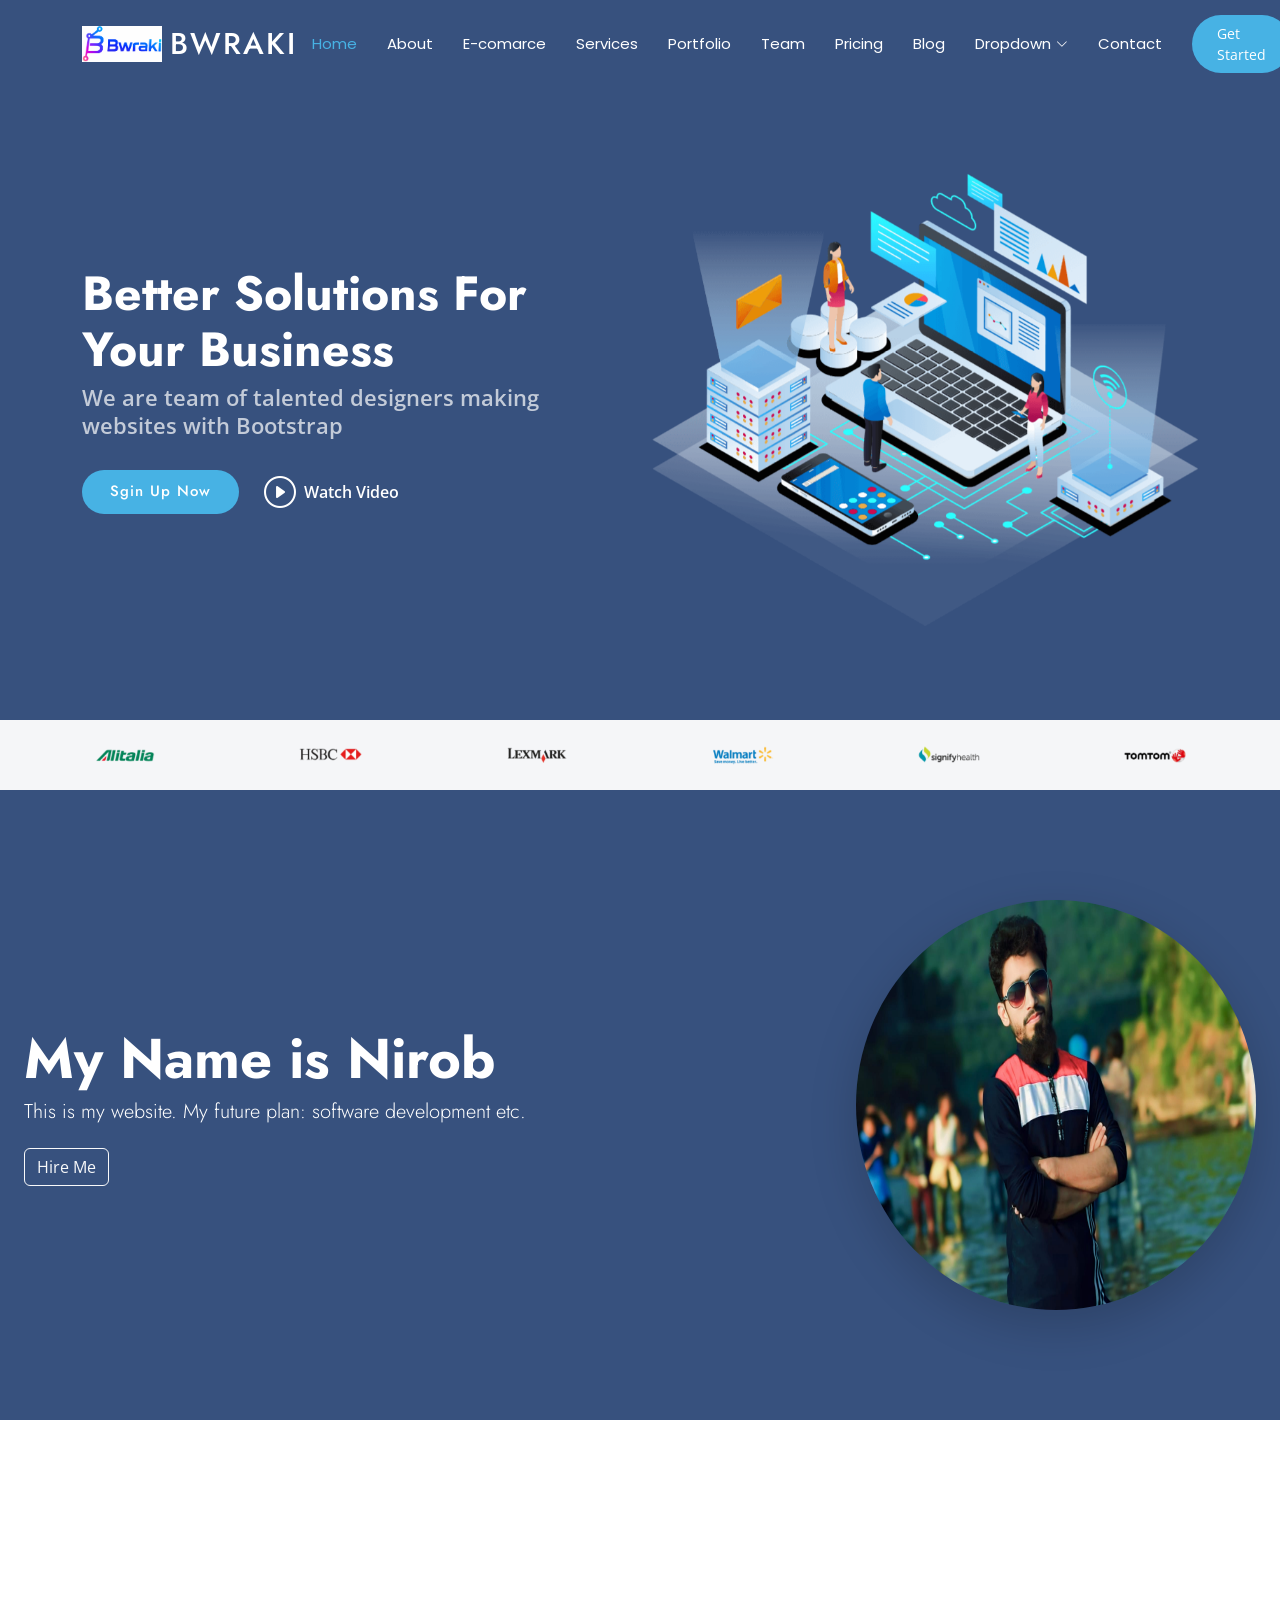
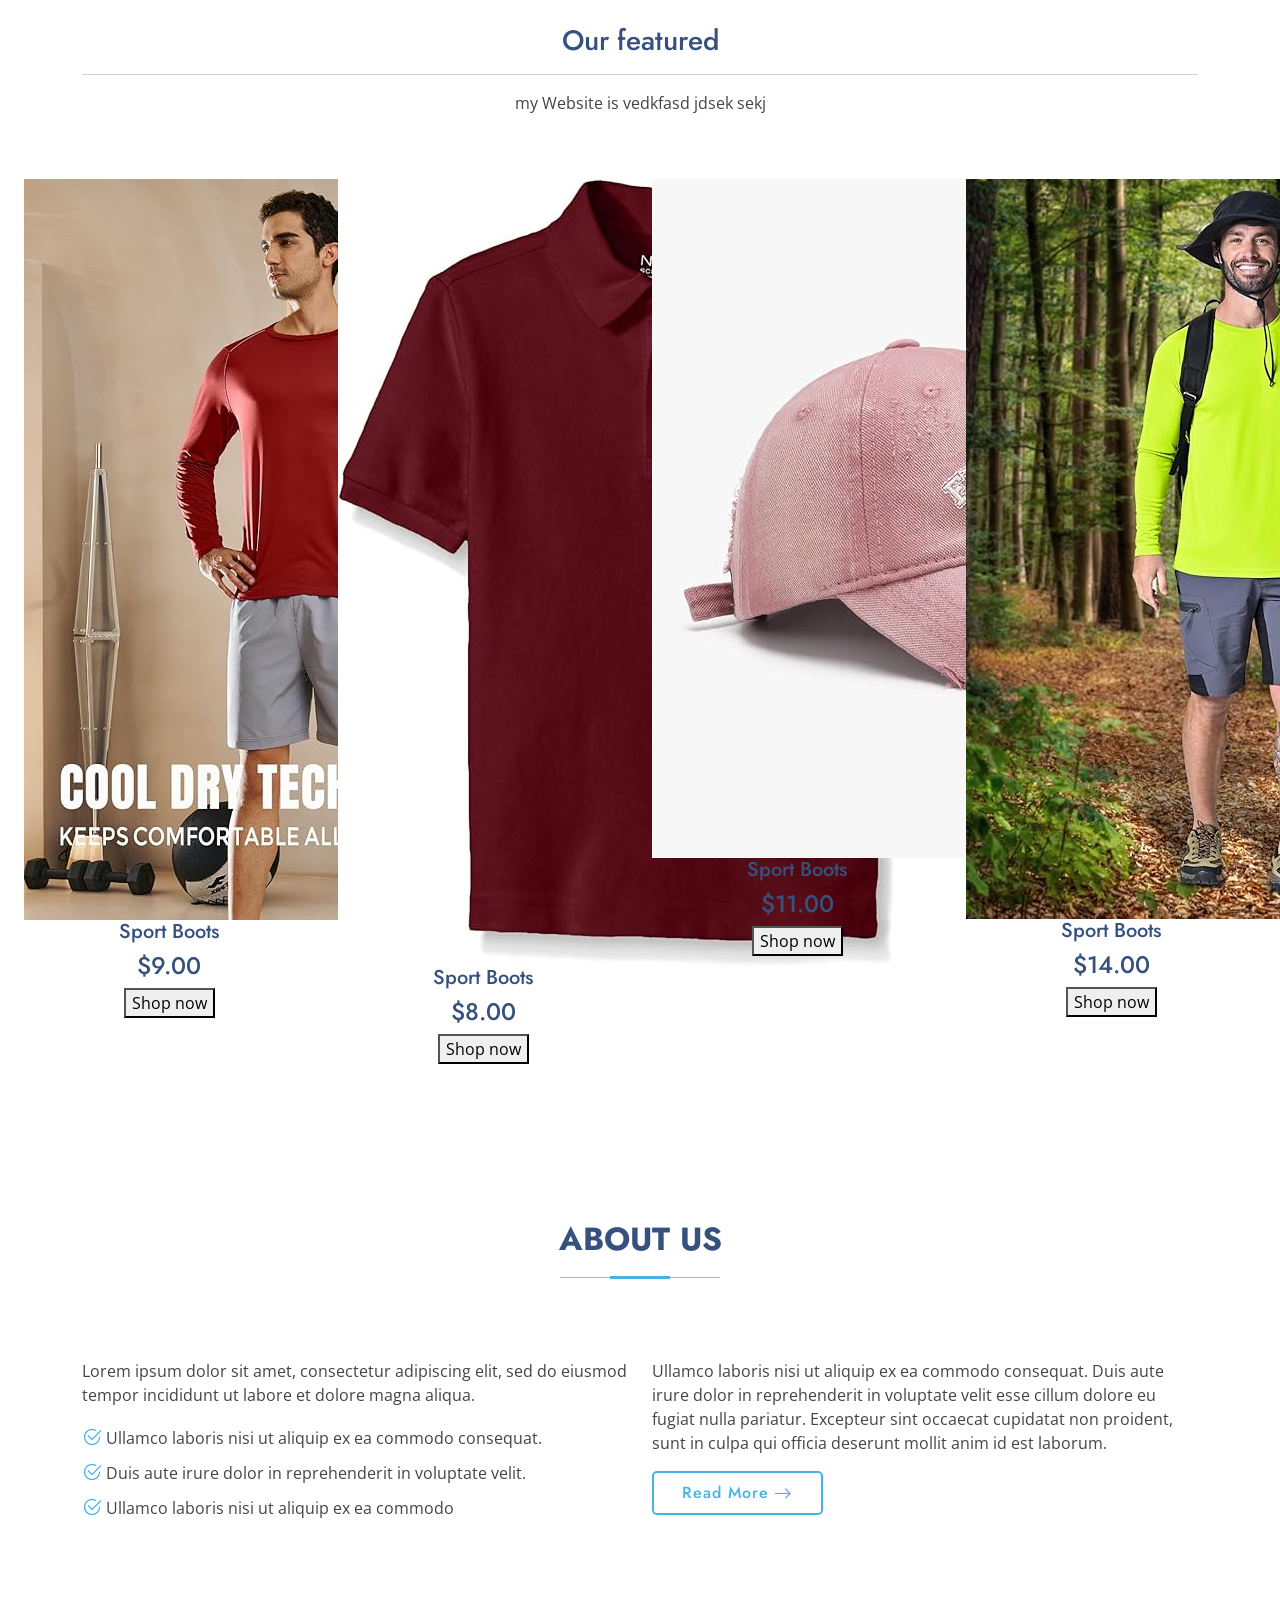
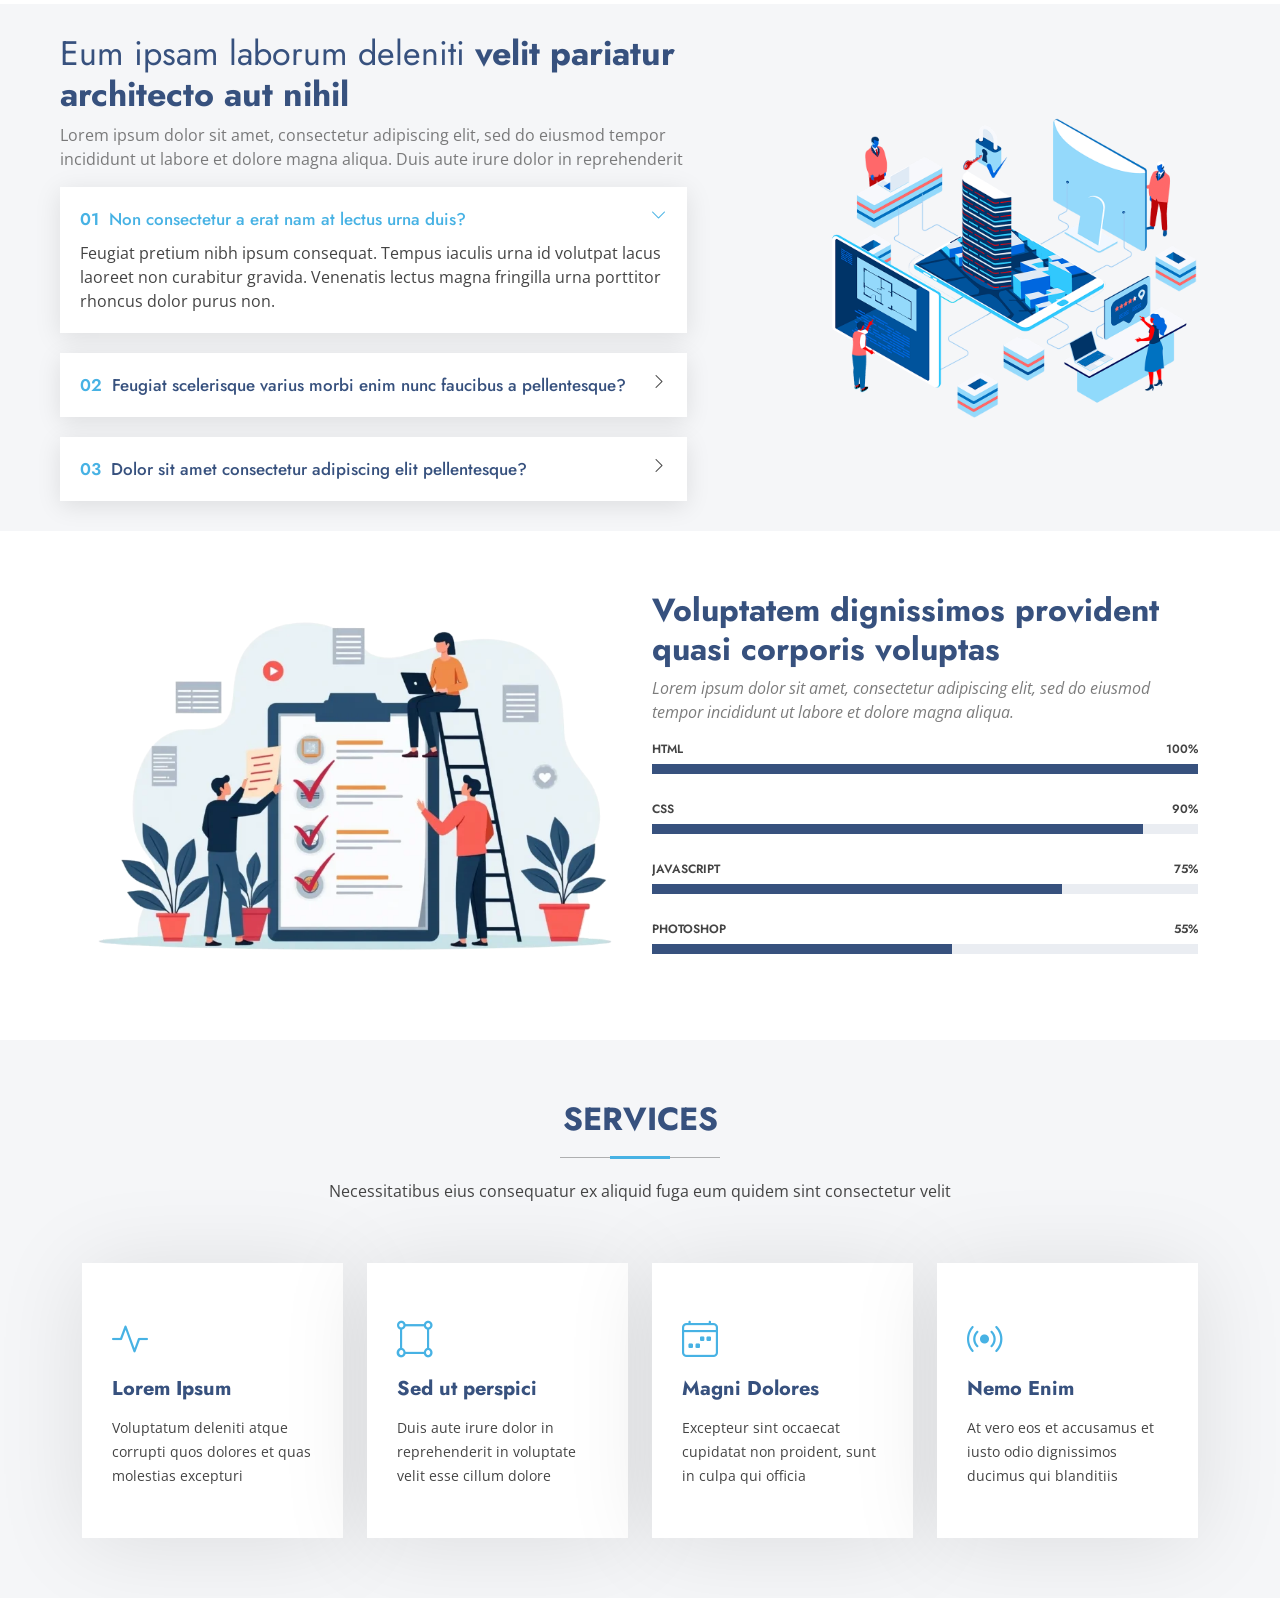
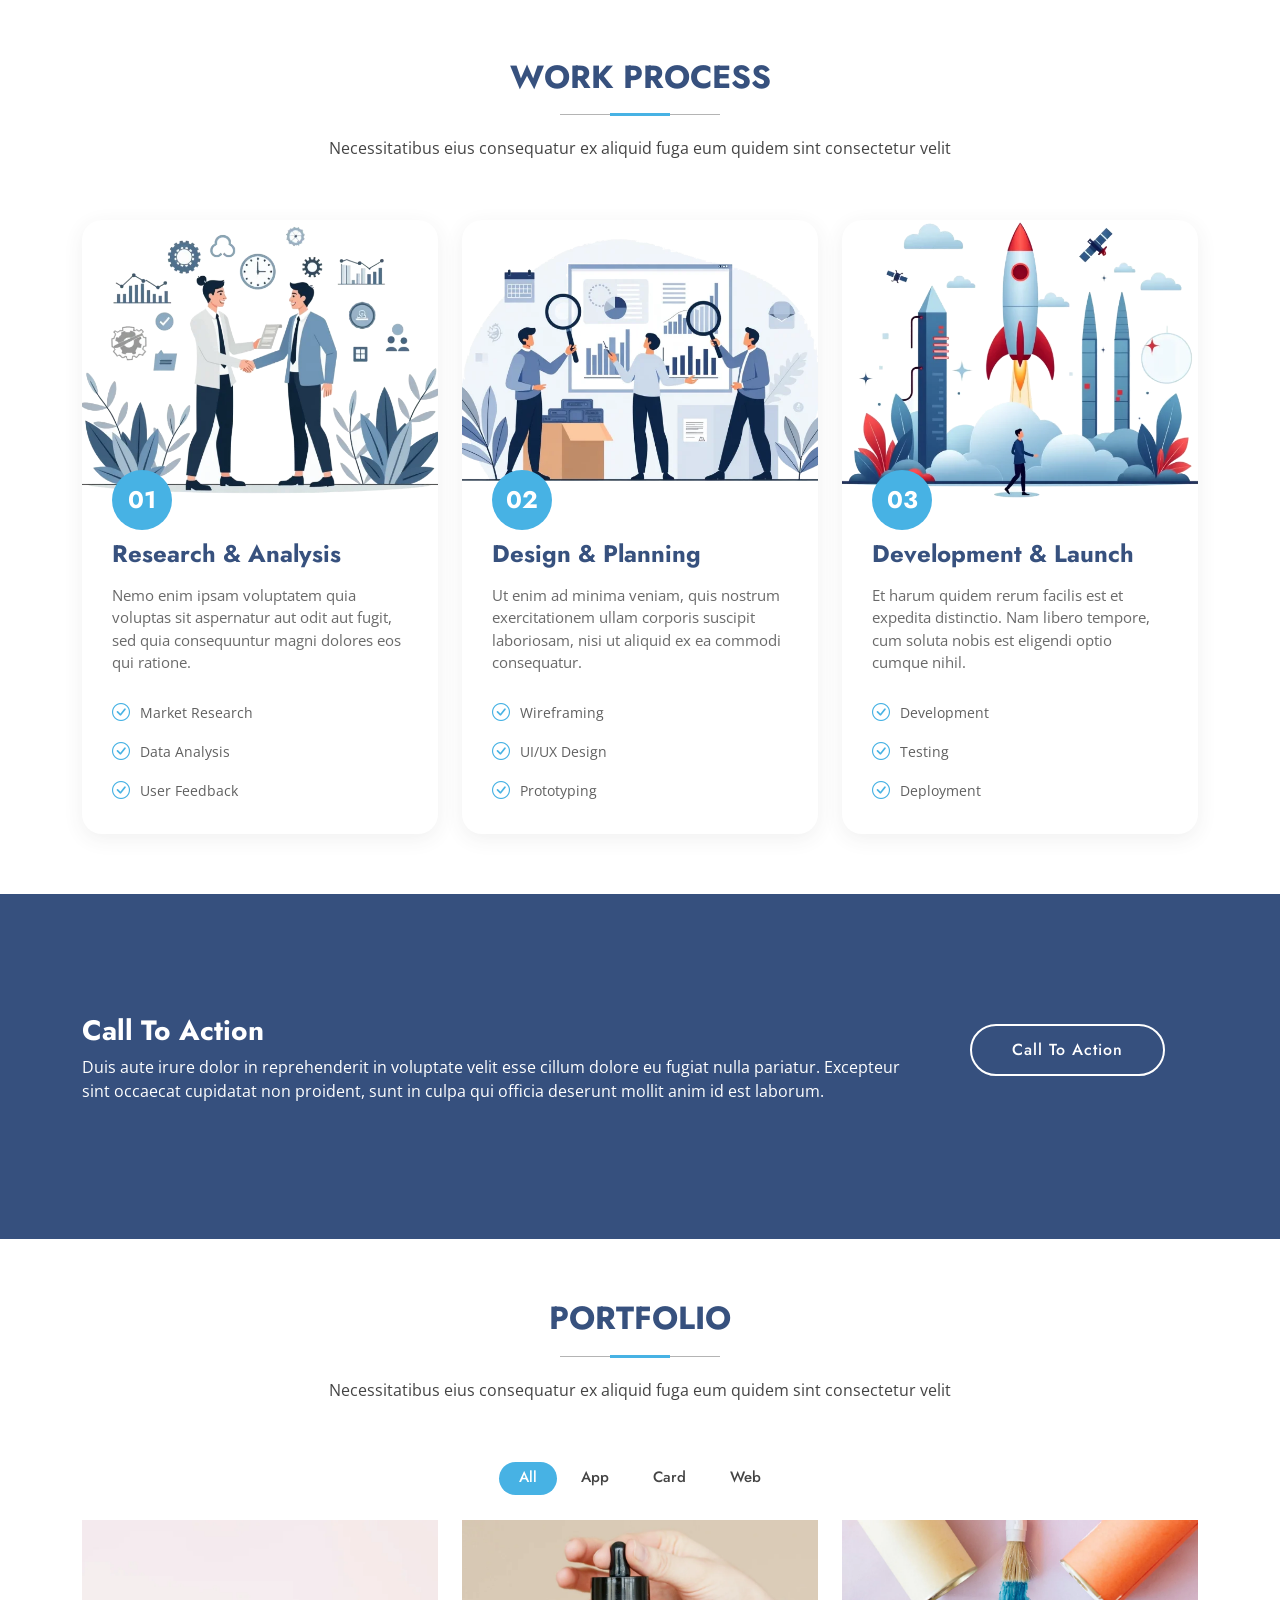
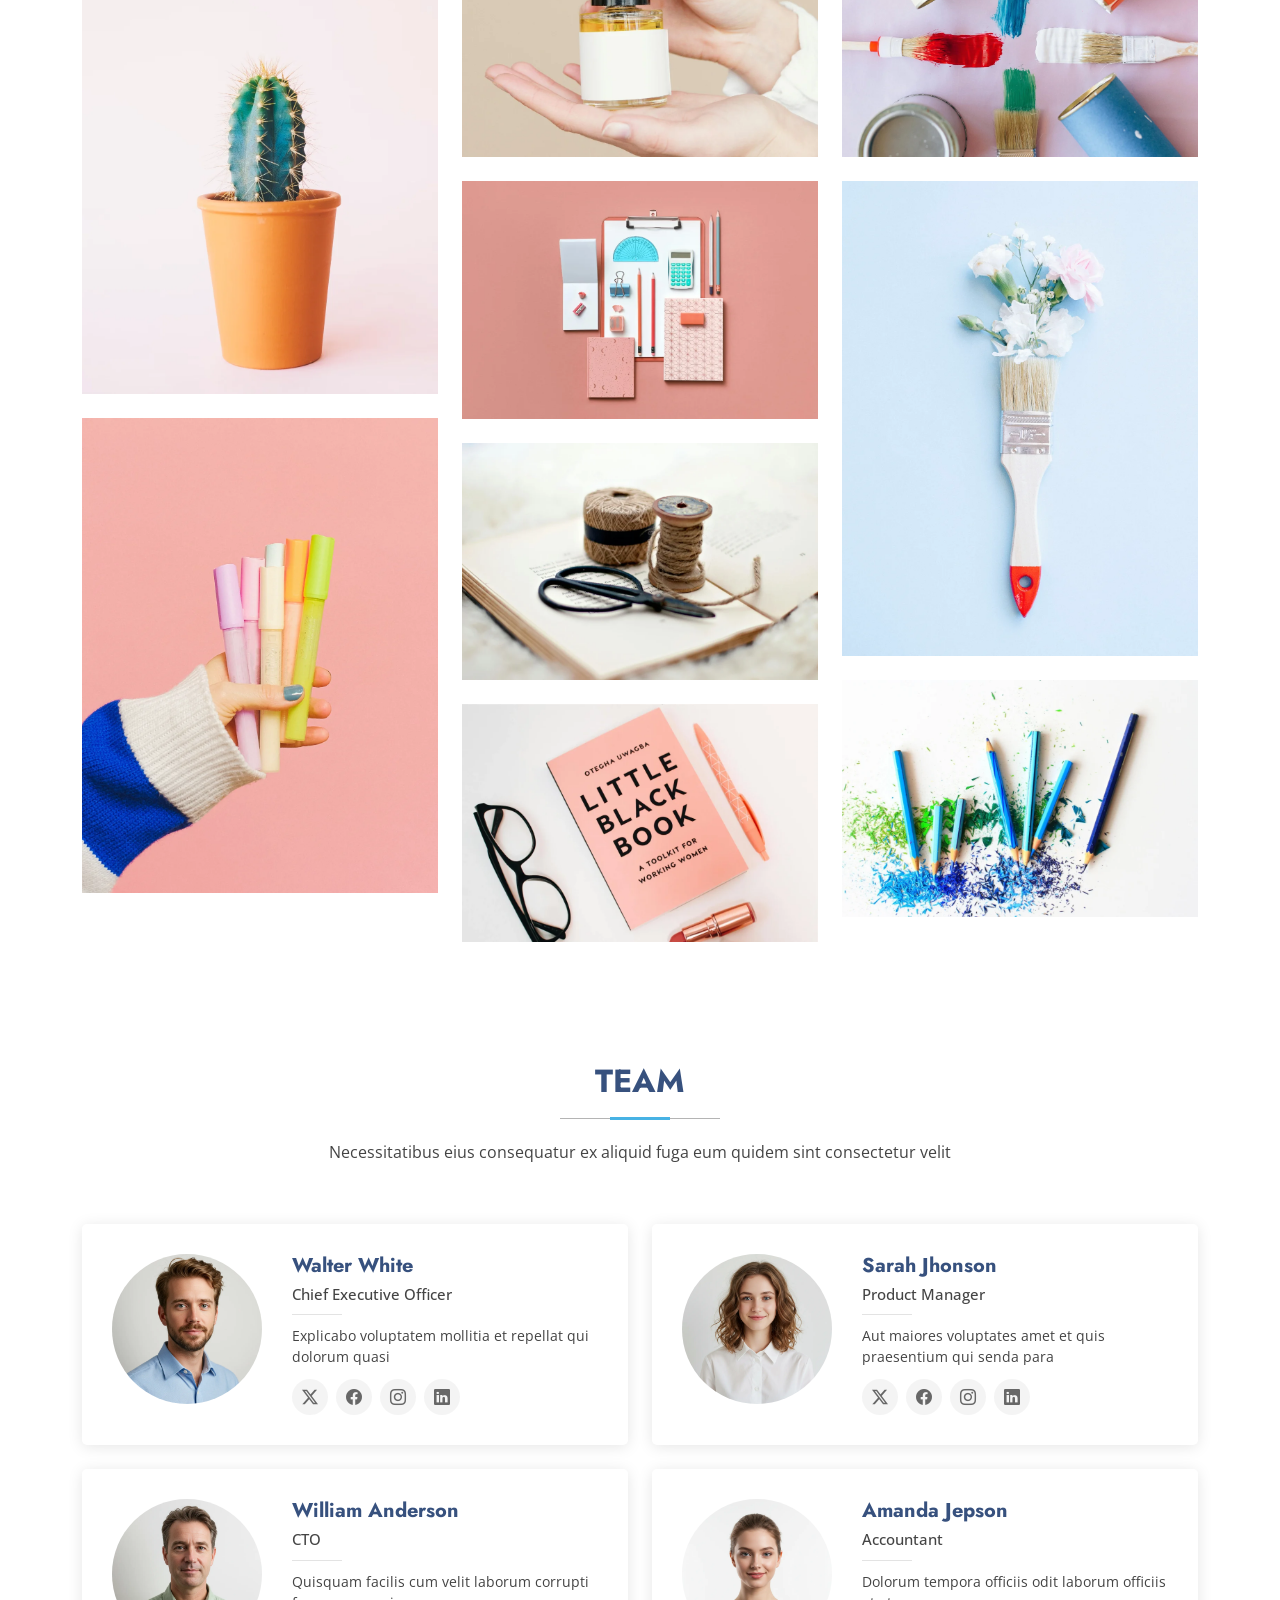
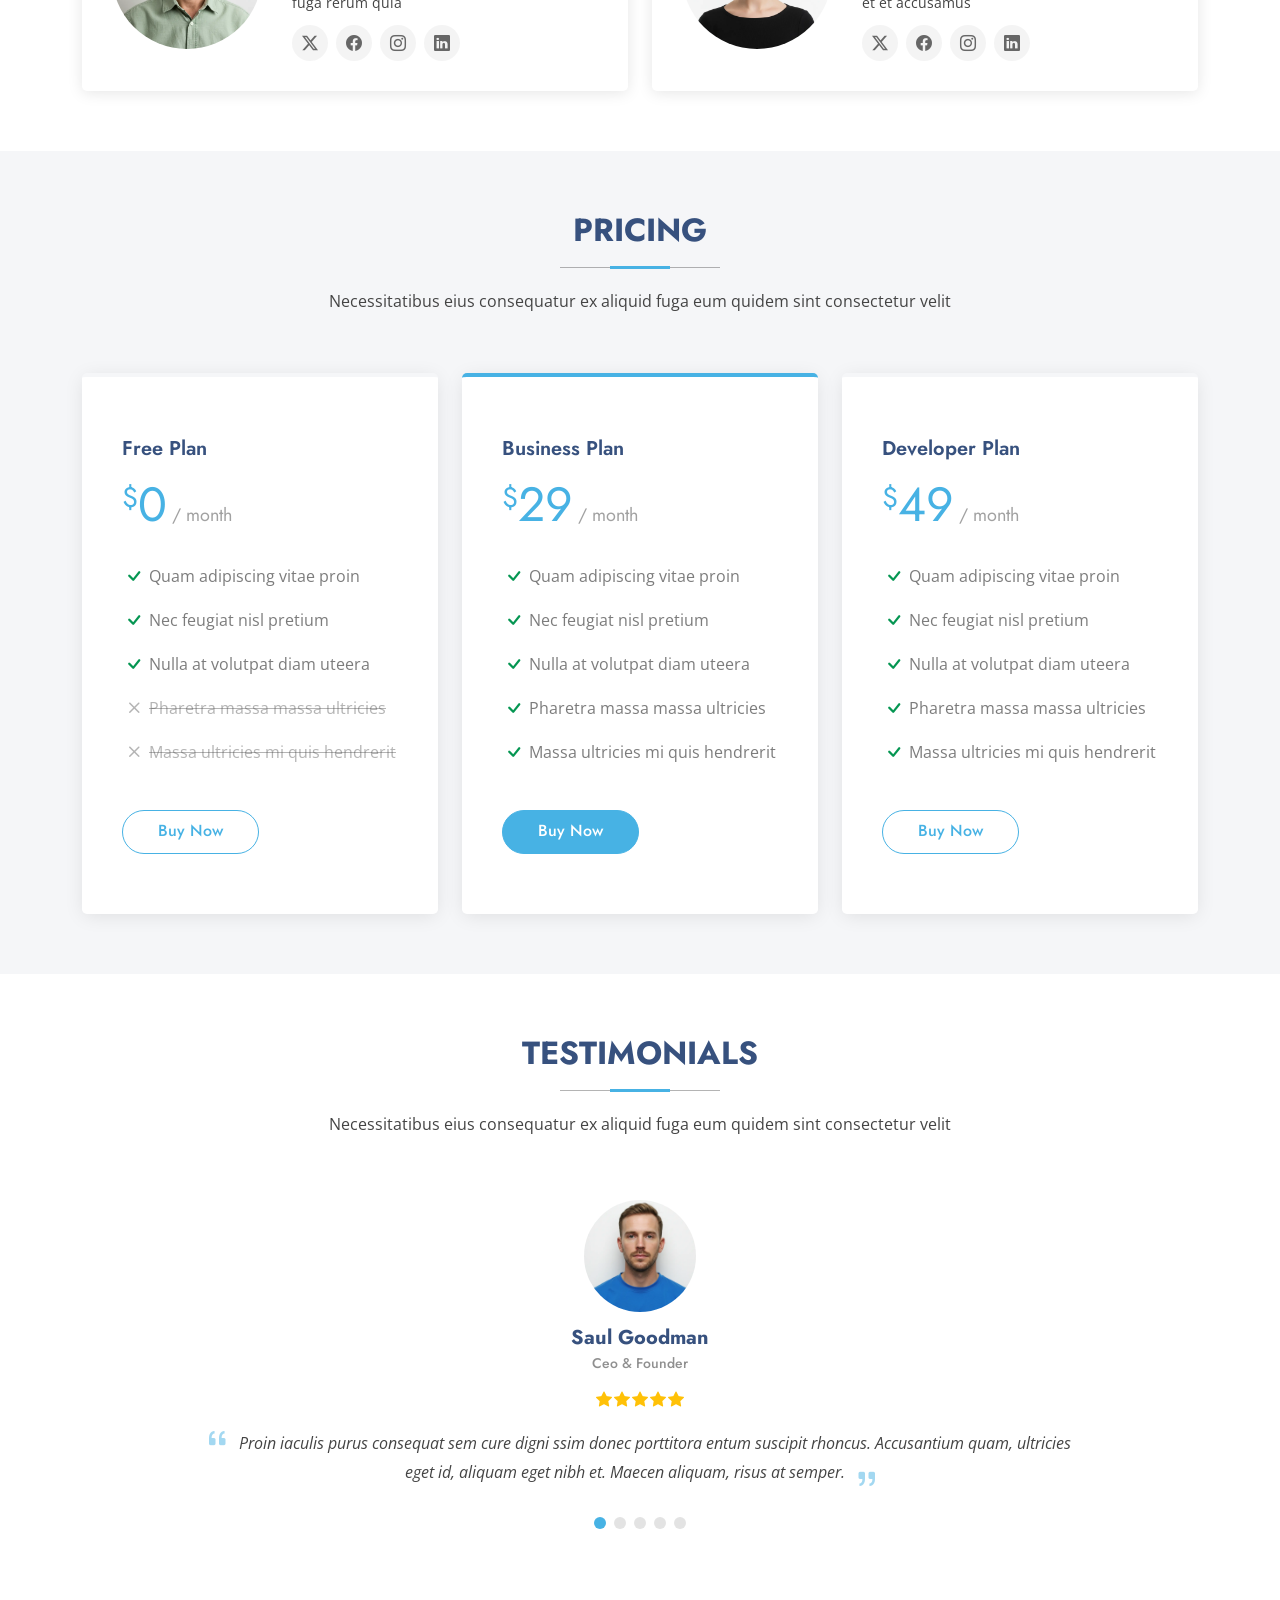
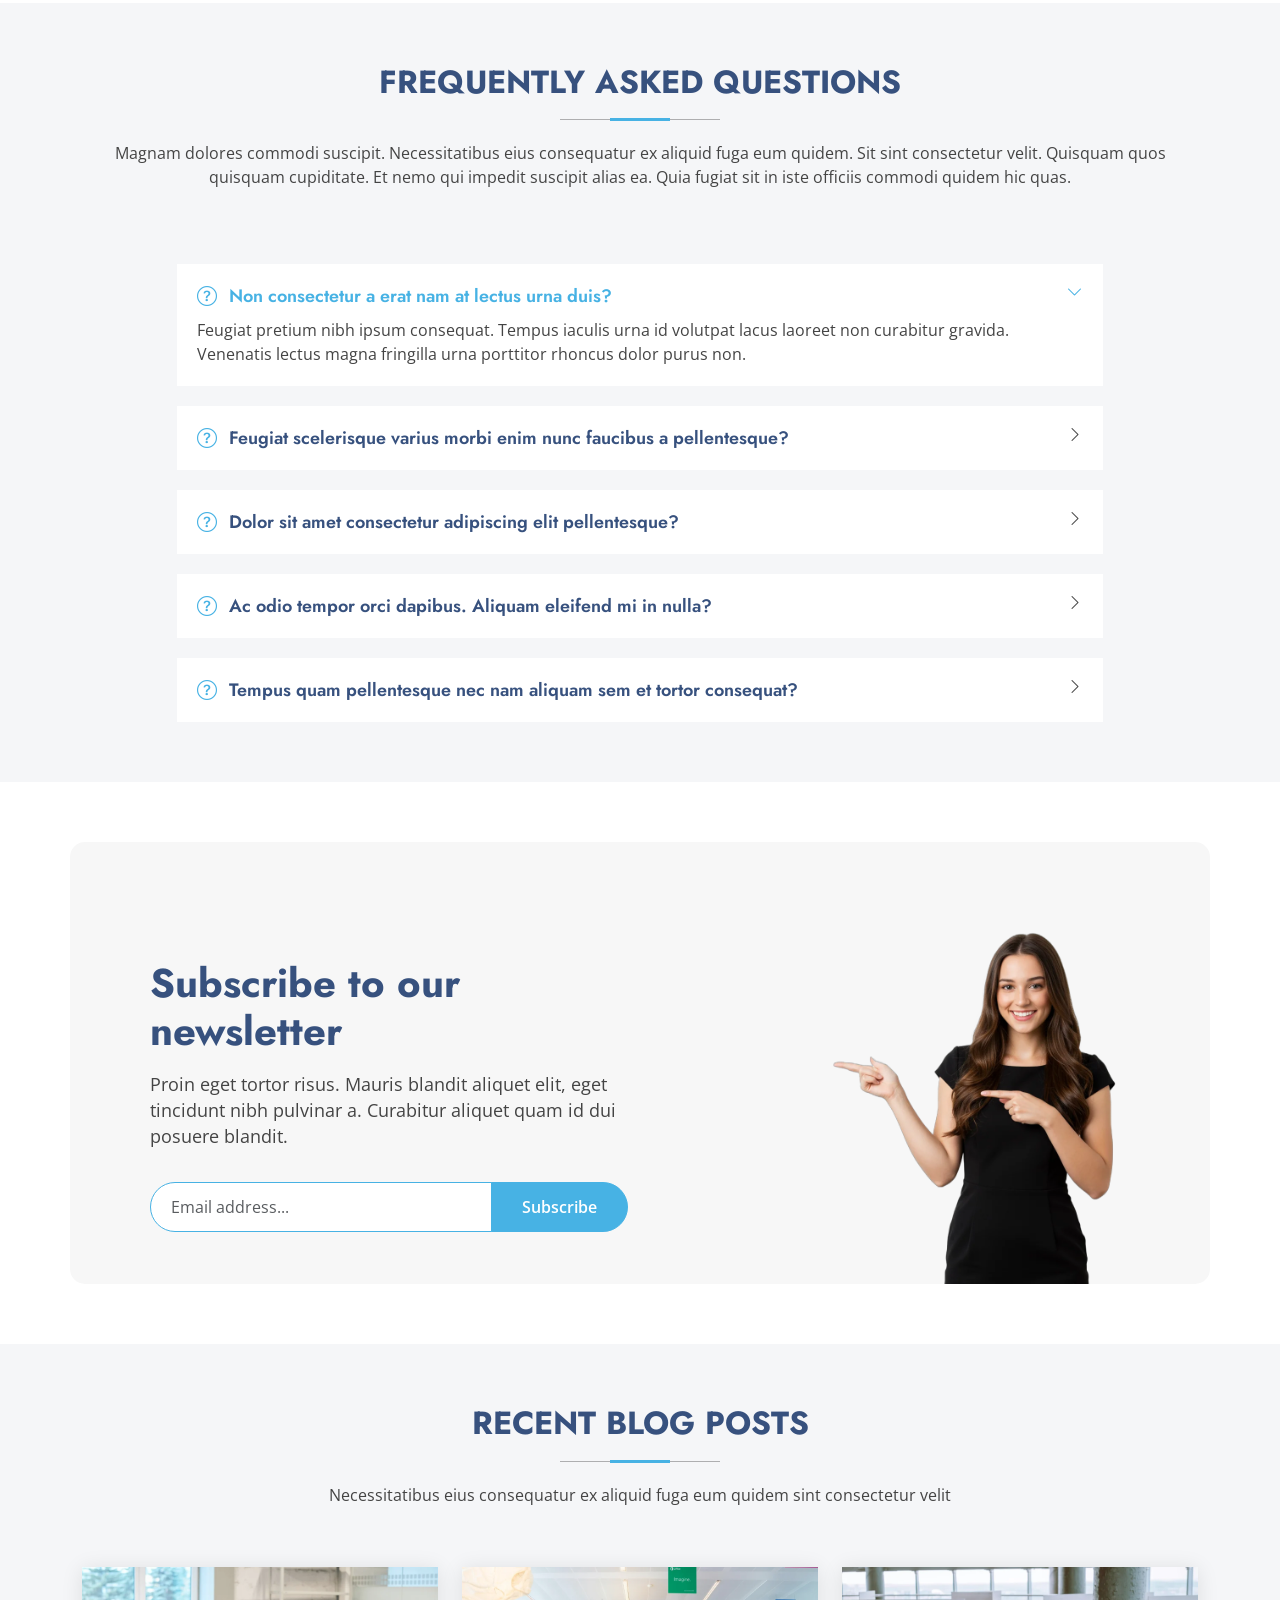
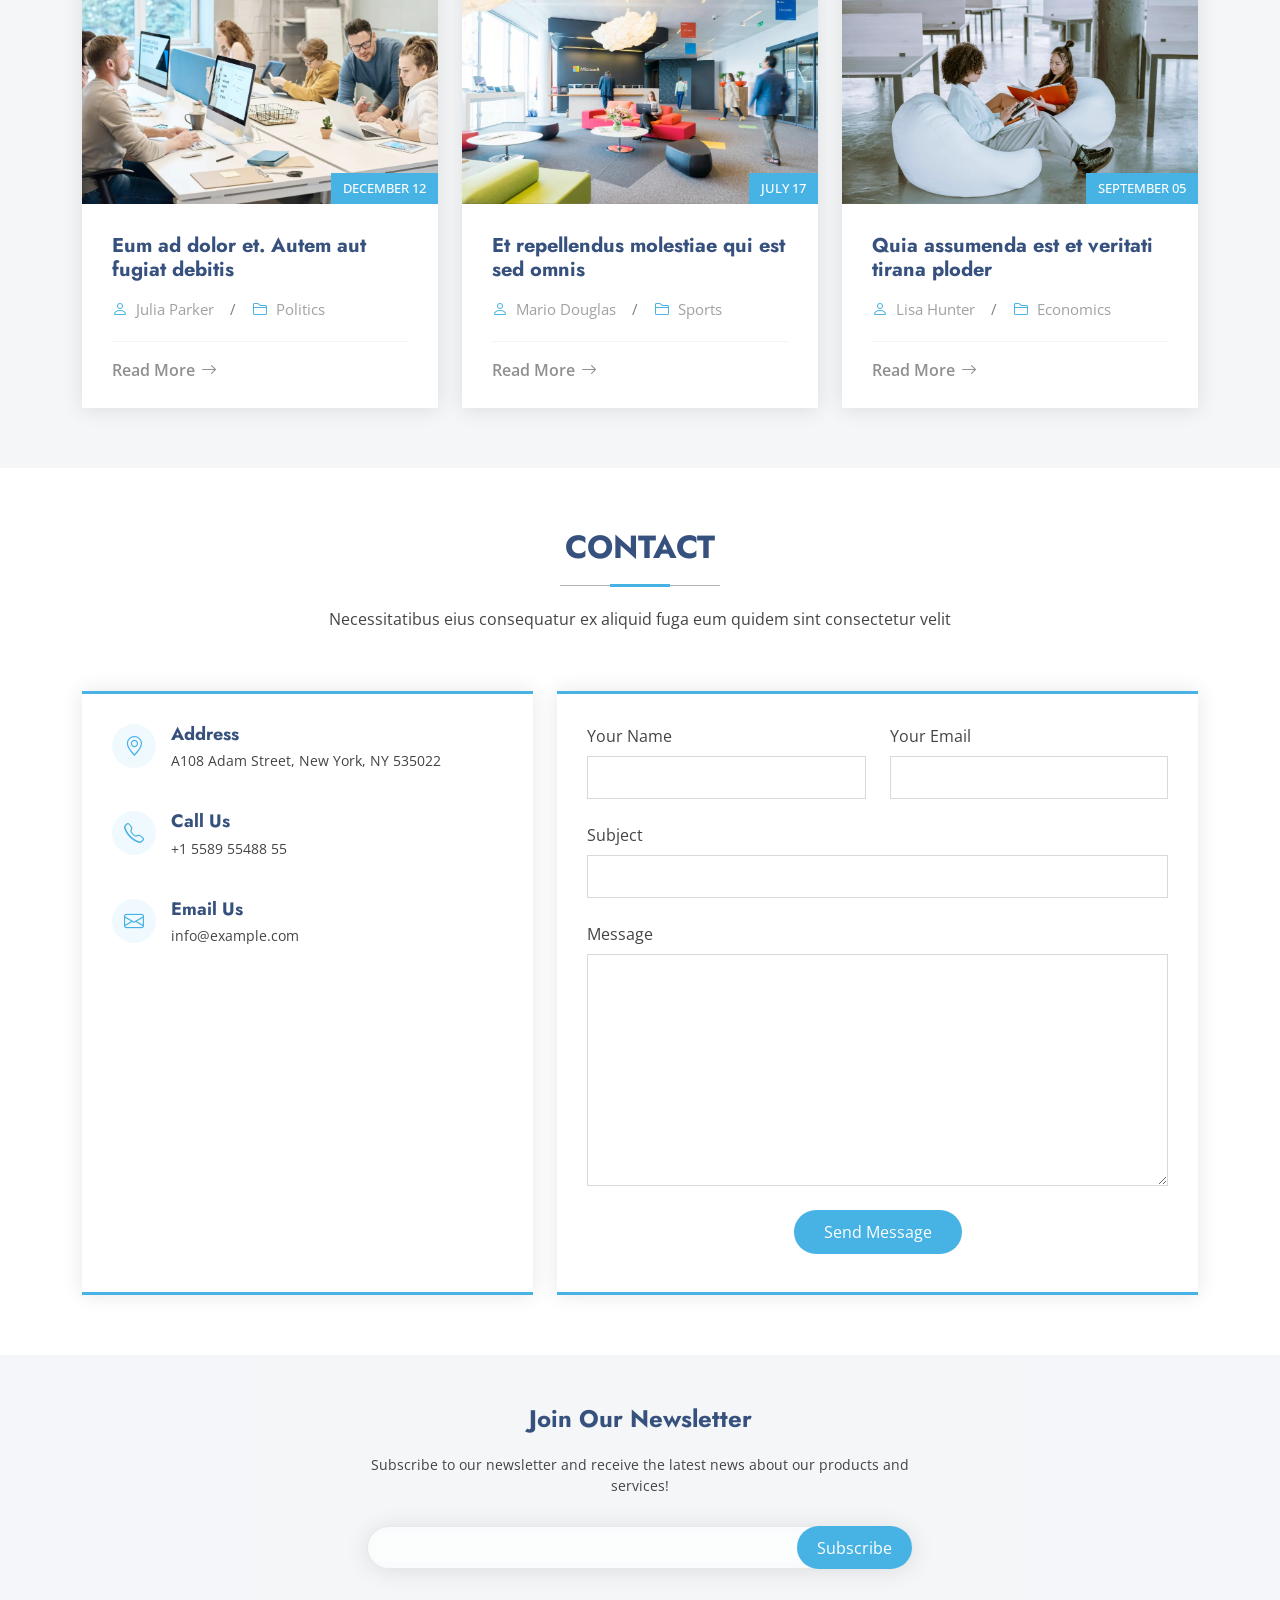
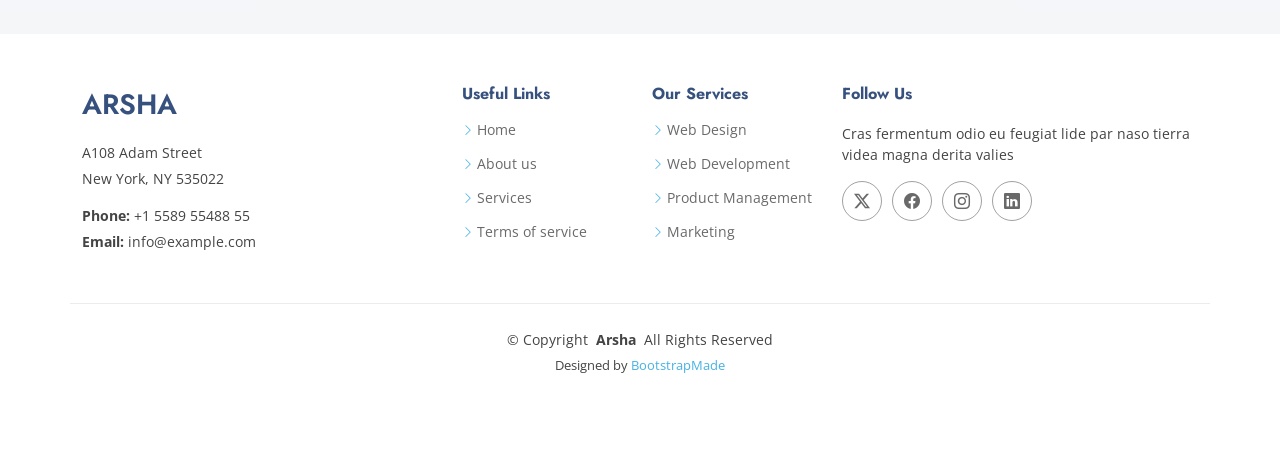
<file: index.html>
<!DOCTYPE html>
<html lang="en">

<head>
  <meta charset="utf-8">
  <meta content="width=device-width, initial-scale=1.0" name="viewport">
  <title>BwrakiStore</title>
  <meta name="description" content="">
  <meta name="keywords" content="">

  <!-- Favicons -->
  <link href="" rel="icon">
  <link href="assets/img/apple-touch-icon.png" rel="apple-touch-icon">

  <!-- Fonts -->
  <link href="https://fonts.googleapis.com" rel="preconnect">
  <link href="https://fonts.gstatic.com" rel="preconnect" crossorigin>
  <link href="https://fonts.googleapis.com/css2?family=Open+Sans:ital,wght@0,300;0,400;0,500;0,600;0,700;0,800;1,300;1,400;1,500;1,600;1,700;1,800&family=Poppins:ital,wght@0,100;0,200;0,300;0,400;0,500;0,600;0,700;0,800;0,900;1,100;1,200;1,300;1,400;1,500;1,600;1,700;1,800;1,900&family=Jost:ital,wght@0,100;0,200;0,300;0,400;0,500;0,600;0,700;0,800;0,900;1,100;1,200;1,300;1,400;1,500;1,600;1,700;1,800;1,900&display=swap" rel="stylesheet">

  <!-- Vendor CSS Files -->
  <link href="assets/vendor/bootstrap/css/bootstrap.min.css" rel="stylesheet">
  <link href="assets/vendor/bootstrap-icons/bootstrap-icons.css" rel="stylesheet">
  <link href="assets/vendor/aos/aos.css" rel="stylesheet">
  <link href="assets/vendor/glightbox/css/glightbox.min.css" rel="stylesheet">
  <link href="assets/vendor/swiper/swiper-bundle.min.css" rel="stylesheet">

  <!-- Main CSS File -->
  <link href="assets/css/main.css" rel="stylesheet">

  <!-- =======================================================
  * Template Name: Arsha
  * Template URL: https://bootstrapmade.com/arsha-free-bootstrap-html-template-corporate/
  * Updated: Feb 22 2025 with Bootstrap v5.3.3
  * Author: BootstrapMade.com
  * License: https://bootstrapmade.com/license/
  ======================================================== -->
</head>

<body class="index-page">

  <header id="header" class="header d-flex align-items-center fixed-top">
    <div class="container-fluid container-xl position-relative d-flex align-items-center">

      <a href="index.html" class="logo d-flex align-items-center me-auto">
        <!-- Uncomment the line below if you also wish to use an image logo -->
        <!-- <img src="assets/img/logo.webp" alt=""> -->
           <div class="logo">
      <img src="icon.png" alt="Logo">
    </div>
        <h1 class="sitename">BWRAKI</h1>
      </a>

      <nav id="navmenu" class="navmenu">
        <ul>
          <li><a href="#hero" class="active">Home</a></li>
          <li><a href="#about">About</a></li>
            <li><a href="FashionStore/index.html">E-comarce</a></li>
          <li><a href="#services">Services</a></li>
          <li><a href="#portfolio">Portfolio</a></li>
          <li><a href="#team">Team</a></li>
          <li><a href="#pricing">Pricing</a></li>
          <li><a href="blog.html">Blog</a></li>
          <li class="dropdown"><a href="#"><span>Dropdown</span> <i class="bi bi-chevron-down toggle-dropdown"></i></a>
            <ul>
              <li><a href="#">Dropdown 1</a></li>
              <li class="dropdown"><a href="#"><span>Deep Dropdown</span> <i class="bi bi-chevron-down toggle-dropdown"></i></a>
                <ul>
                  <li><a href="#">Deep Dropdown 1</a></li>
                  <li><a href="#">Deep Dropdown 2</a></li>
                  <li><a href="#">Deep Dropdown 3</a></li>
                  <li><a href="#">Deep Dropdown 4</a></li>
                  <li><a href="#">Deep Dropdown 5</a></li>
                </ul>
              </li>
              <li><a href="#">Dropdown 2</a></li>
              <li><a href="#">Dropdown 3</a></li>
              <li><a href="#">Dropdown 4</a></li>
            </ul>
          </li>
          <li><a href="#contact">Contact</a></li>
        </ul>
        <i class="mobile-nav-toggle d-xl-none bi bi-list"></i>
      </nav>
      
      <a class="btn-getstarted" href="#about">Get Started</a>

    </div>
  </header>

  <main class="main">

    <!-- Hero Section -->
    <section id="hero" class="hero section dark-background">

      <div class="container">
        <div class="row gy-4">
          <div class="col-lg-6 order-2 order-lg-1 d-flex flex-column justify-content-center" data-aos="zoom-out">
            <h1>Better Solutions For Your Business</h1>
            <p>We are team of talented designers making websites with Bootstrap</p>
            <div class="d-flex">
              <a href="#about" class="btn-get-started">Sgin Up Now</a>
              <a href="https://www.youtube.com/watch?v=Y7f98aduVJ8" class="glightbox btn-watch-video d-flex align-items-center"><i class="bi bi-play-circle"></i><span>Watch Video</span></a>
            </div>
          </div>
          <div class="col-lg-6 order-1 order-lg-2 hero-img" data-aos="zoom-out" data-aos-delay="200">
            <img src="assets/img/hero-img.png" class="img-fluid animated" alt="">
          </div>
        </div>
      </div>

    </section><!-- /Hero Section -->

    <!-- Clients Section -->
    <section id="clients" class="clients section light-background">

      <div class="container" data-aos="zoom-in">

        <div class="swiper init-swiper">
          <script type="application/json" class="swiper-config">
            {
              "loop": true,
              "speed": 600,
              "autoplay": {
                "delay": 5000
              },
              "slidesPerView": "auto",
              "pagination": {
                "el": ".swiper-pagination",
                "type": "bullets",
                "clickable": true
              },
              "breakpoints": {
                "320": {
                  "slidesPerView": 2,
                  "spaceBetween": 40
                },
                "480": {
                  "slidesPerView": 3,
                  "spaceBetween": 60
                },
                "640": {
                  "slidesPerView": 4,
                  "spaceBetween": 80
                },
                "992": {
                  "slidesPerView": 5,
                  "spaceBetween": 120
                },
                "1200": {
                  "slidesPerView": 6,
                  "spaceBetween": 120
                }
              }
            }
          </script>
          <div class="swiper-wrapper align-items-center">
            <div class="swiper-slide"><img src="assets/img/clients/clients-1.webp" class="img-fluid" alt=""></div>
            <div class="swiper-slide"><img src="assets/img/clients/clients-2.webp" class="img-fluid" alt=""></div>
            <div class="swiper-slide"><img src="assets/img/clients/clients-3.webp" class="img-fluid" alt=""></div>
            <div class="swiper-slide"><img src="assets/img/clients/clients-4.webp" class="img-fluid" alt=""></div>
            <div class="swiper-slide"><img src="assets/img/clients/clients-5.webp" class="img-fluid" alt=""></div>
            <div class="swiper-slide"><img src="assets/img/clients/clients-6.webp" class="img-fluid" alt=""></div>
            <div class="swiper-slide"><img src="assets/img/clients/clients-7.webp" class="img-fluid" alt=""></div>
            <div class="swiper-slide"><img src="assets/img/clients/clients-8.webp" class="img-fluid" alt=""></div>
          </div>
        </div>

      </div>

    </section><!-- /Clients Section -->


    
<section class="hero-section container-fluid text-white d-flex flex-column flex-lg-row align-items-center justify-content-between py-5 px-4">
  <div class="hero-text">
    <h1 class="display-4 fw-bold">My Name is Nirob</h1>
    <h6 class="lead">This is my website. My future plan: software development etc.</h6>
    <a href="mailto:fujailakanda8655@gmail.com" class="btn btn-outline-light mt-3">Hire Me</a>
  </div>
  <div class="mt-4 mt-lg-0">
    <img src="fujail2.jpg" class="rounded-circle shadow-lg" class="img-fluid animated"alt="Nirob Image">
   
  </div>
</section>










<section id="featured" class="my-5 pb-5">
  <diV class="container text-center mt-5 py-5">
<h3>Our featured</h3>
<hr class="mx-auto">
<p>my Website is vedkfasd jdsek sekj </p>

  </diV>
<div class="row mx-auto container-fluid">
<div class="product text-center col-lg-3 col-md-4 col-12 ">
 <img src="fa.jpg" alt="Product Name" class="product-img">
<div class="star">
  <i class="fa-solid fa-star"></i>
  <i class="fa-solid fa-star"></i>
  <i class="fa-solid fa-star"></i>
  <i class="fa-solid fa-star"></i>
  <i class="fa-solid fa-star"></i>
</div>
  

<h5 class="p-name">Sport Boots</h5>
<h4 class="p-prise">$9.00</h4>
<button class="by-btn" onclick="window.location.href=`https://www.amazon.com/Sleeve-T-Shirts-Running-Athletic-Workouts/dp/B0DP2BZ8NL?_encoding=UTF8&s=bazaar&pd_rd_w=SrNuN&content-id=amzn1.sym.9a596fd2-b350-4ad0-8ea6-7c9e4d9adfe5&pf_rd_p=9a596fd2-b350-4ad0-8ea6-7c9e4d9adfe5&pf_rd_r=V2WYEWQ5G64M0KDE825C&pd_rd_wg=hBZaV&pd_rd_r=48895d1a-4ef7-4e89-a802-1b6f8b112171&pos=ib&th=1&psc=1&linkCode=ll1&tag=nirobdev20-20&linkId=81885a3bf8bbf8fadca416b856c25ba3&language=en_US&ref_=as_li_ss_tl`;">Shop now</button>


</div>

<div class="product text-center col-lg-3 col-md-4 col-12 ">
  <img src="rf.jpg" alt="Product Name" class="product-img">
<div class="star">
  <i class="fa-solid fa-star"></i>
  <i class="fa-solid fa-star"></i>
  <i class="fa-solid fa-star"></i>
  <i class="fa-solid fa-star"></i>
  <i class="fa-solid fa-star"></i>
</div>
  

<h5 class="p-name">Sport Boots</h5>
<h4 class="p-prise">$8.00</h4>
<button class="by-btn" onclick="window.location.href=`https://www.amazon.com/Nautica-Uniform-Sleeve-Burgundy-Medium/dp/B01DJZZ7N2?_encoding=UTF8&s=bazaar&pd_rd_w=KxXrH&content-id=amzn1.sym.b84c4f9a-adb0-4269-bcfb-373d778af05c&pf_rd_p=b84c4f9a-adb0-4269-bcfb-373d778af05c&pf_rd_r=0NWEHP32HXD2CY7F9RQ9&pd_rd_wg=4cAaC&pd_rd_r=461d2de9-5d75-4b96-9af9-ffa746cc8735&pos=ib&th=1&psc=1&linkCode=ll1&tag=nirobdev20-20&linkId=6209feab75cab9adae8fff96fe744788&language=en_US&ref_=as_li_ss_tl`">Shop now</button>

</div>

<div class="product text-center col-lg-3 col-md-4 col-12 ">
  <img src="dsw.jpg" alt="Product Name" class="product-img">
<div class="star">
  <i class="fa-solid fa-star"></i>
  <i class="fa-solid fa-star"></i>
  <i class="fa-solid fa-star"></i>
  <i class="fa-solid fa-star"></i>
  <i class="fa-solid fa-star"></i>
</div>
  

<h5 class="p-name">Sport Boots</h5>
<h4 class="p-prise">$11.00</h4>
<button class="by-btn" onclick="window.location.href=`https://www.amazon.com/Vintage-Distressed-Baseball-Freedom-Design/dp/B0DKJ6QF3Z?_encoding=UTF8&s=bazaar&pd_rd_w=HxquS&pd_rd_wg=lsKBC&pd_rd_r=aef4de9f-761c-4464-b658-a810e4a7e102&content-id=amzn1.sym.9a596fd2-b350-4ad0-8ea6-7c9e4d9adfe5&pos=ib&th=1&psc=1&linkCode=ll1&tag=nirobdev20-20&linkId=27f1aac8458ca53a419d192f8df35d2b&language=en_US&ref_=as_li_ss_tl`">Shop now</button>
</div>


<div class="product text-center col-lg-3 col-md-4 col-12 ">
  <img src="jj.jpg" alt="Product Name" class="product-img">
<div class="star">
  <i class="fa-solid fa-star"></i>
  <i class="fa-solid fa-star"></i>
  <i class="fa-solid fa-star"></i>
  <i class="fa-solid fa-star"></i>
  <i class="fa-solid fa-star"></i>
</div>
  

<h5 class="p-name">Sport Boots</h5>
<h4 class="p-prise">$14.00</h4>
<button class="by-btn" onclick="window.location.href=`https://www.amazon.com/Sleeve-Shirts-Protection-Athletic-Running/dp/B0DV54BZFX?_encoding=UTF8&s=bazaar&pd_rd_w=EhmUs&content-id=amzn1.sym.9a596fd2-b350-4ad0-8ea6-7c9e4d9adfe5&pf_rd_p=9a596fd2-b350-4ad0-8ea6-7c9e4d9adfe5&pf_rd_r=DCBYNARDKYBJEJDMZZPY&pd_rd_wg=siExB&pd_rd_r=8a743127-9254-447d-95d1-6e4039d2a22a&pos=ib&th=1&psc=1&linkCode=ll1&tag=nirobdev20-20&linkId=74f6cad4ea1bc395ec5762bd28b9046d&language=en_US&ref_=as_li_ss_tl`">Shop now</button>
</div>

</div>


</section>


    <!-- About Section -->
    <section id="about" class="about section">

      <!-- Section Title -->
      <div class="container section-title" data-aos="fade-up">
        <h2>About Us</h2>
      </div><!-- End Section Title -->

      <div class="container">

        <div class="row gy-4">

          <div class="col-lg-6 content" data-aos="fade-up" data-aos-delay="100">
            <p>
              Lorem ipsum dolor sit amet, consectetur adipiscing elit, sed do eiusmod tempor incididunt ut labore et dolore
              magna aliqua.
            </p>
            <ul>
              <li><i class="bi bi-check2-circle"></i> <span>Ullamco laboris nisi ut aliquip ex ea commodo consequat.</span></li>
              <li><i class="bi bi-check2-circle"></i> <span>Duis aute irure dolor in reprehenderit in voluptate velit.</span></li>
              <li><i class="bi bi-check2-circle"></i> <span>Ullamco laboris nisi ut aliquip ex ea commodo</span></li>
            </ul>
          </div>

          <div class="col-lg-6" data-aos="fade-up" data-aos-delay="200">
            <p>Ullamco laboris nisi ut aliquip ex ea commodo consequat. Duis aute irure dolor in reprehenderit in voluptate velit esse cillum dolore eu fugiat nulla pariatur. Excepteur sint occaecat cupidatat non proident, sunt in culpa qui officia deserunt mollit anim id est laborum. </p>
            <a href="#" class="read-more"><span>Read More</span><i class="bi bi-arrow-right"></i></a>
          </div>

        </div>

      </div>

    </section><!-- /About Section -->

    <!-- Why Us Section -->
    <section id="why-us" class="section why-us light-background" data-builder="section">

      <div class="container-fluid">

        <div class="row gy-4">

          <div class="col-lg-7 d-flex flex-column justify-content-center order-2 order-lg-1">

            <div class="content px-xl-5" data-aos="fade-up" data-aos-delay="100">
              <h3><span>Eum ipsam laborum deleniti </span><strong>velit pariatur architecto aut nihil</strong></h3>
              <p>
                Lorem ipsum dolor sit amet, consectetur adipiscing elit, sed do eiusmod tempor incididunt ut labore et dolore magna aliqua. Duis aute irure dolor in reprehenderit
              </p>
            </div>

            <div class="faq-container px-xl-5" data-aos="fade-up" data-aos-delay="200">

              <div class="faq-item faq-active">

                <h3><span>01</span> Non consectetur a erat nam at lectus urna duis?</h3>
                <div class="faq-content">
                  <p>Feugiat pretium nibh ipsum consequat. Tempus iaculis urna id volutpat lacus laoreet non curabitur gravida. Venenatis lectus magna fringilla urna porttitor rhoncus dolor purus non.</p>
                </div>
                <i class="faq-toggle bi bi-chevron-right"></i>
              </div><!-- End Faq item-->

              <div class="faq-item">
                <h3><span>02</span> Feugiat scelerisque varius morbi enim nunc faucibus a pellentesque?</h3>
                <div class="faq-content">
                  <p>Dolor sit amet consectetur adipiscing elit pellentesque habitant morbi. Id interdum velit laoreet id donec ultrices. Fringilla phasellus faucibus scelerisque eleifend donec pretium. Est pellentesque elit ullamcorper dignissim. Mauris ultrices eros in cursus turpis massa tincidunt dui.</p>
                </div>
                <i class="faq-toggle bi bi-chevron-right"></i>
              </div><!-- End Faq item-->

              <div class="faq-item">
                <h3><span>03</span> Dolor sit amet consectetur adipiscing elit pellentesque?</h3>
                <div class="faq-content">
                  <p>Eleifend mi in nulla posuere sollicitudin aliquam ultrices sagittis orci. Faucibus pulvinar elementum integer enim. Sem nulla pharetra diam sit amet nisl suscipit. Rutrum tellus pellentesque eu tincidunt. Lectus urna duis convallis convallis tellus. Urna molestie at elementum eu facilisis sed odio morbi quis</p>
                </div>
                <i class="faq-toggle bi bi-chevron-right"></i>
              </div><!-- End Faq item-->

            </div>

          </div>

          <div class="col-lg-5 order-1 order-lg-2 why-us-img">
            <img src="assets/img/why-us.png" class="img-fluid" alt="" data-aos="zoom-in" data-aos-delay="100">
          </div>
        </div>

      </div>

    </section><!-- /Why Us Section -->

    <!-- Skills Section -->
    <section id="skills" class="skills section">

      <div class="container" data-aos="fade-up" data-aos-delay="100">

        <div class="row">

          <div class="col-lg-6 d-flex align-items-center">
            <img src="assets/img/illustration/illustration-10.webp" class="img-fluid" alt="">
          </div>

          <div class="col-lg-6 pt-4 pt-lg-0 content">

            <h3>Voluptatem dignissimos provident quasi corporis voluptas</h3>
            <p class="fst-italic">
              Lorem ipsum dolor sit amet, consectetur adipiscing elit, sed do eiusmod tempor incididunt ut labore et dolore magna aliqua.
            </p>

            <div class="skills-content skills-animation">

              <div class="progress">
                <span class="skill"><span>HTML</span> <i class="val">100%</i></span>
                <div class="progress-bar-wrap">
                  <div class="progress-bar" role="progressbar" aria-valuenow="100" aria-valuemin="0" aria-valuemax="100"></div>
                </div>
              </div><!-- End Skills Item -->

              <div class="progress">
                <span class="skill"><span>CSS</span> <i class="val">90%</i></span>
                <div class="progress-bar-wrap">
                  <div class="progress-bar" role="progressbar" aria-valuenow="90" aria-valuemin="0" aria-valuemax="100"></div>
                </div>
              </div><!-- End Skills Item -->

              <div class="progress">
                <span class="skill"><span>JavaScript</span> <i class="val">75%</i></span>
                <div class="progress-bar-wrap">
                  <div class="progress-bar" role="progressbar" aria-valuenow="75" aria-valuemin="0" aria-valuemax="100"></div>
                </div>
              </div><!-- End Skills Item -->

              <div class="progress">
                <span class="skill"><span>Photoshop</span> <i class="val">55%</i></span>
                <div class="progress-bar-wrap">
                  <div class="progress-bar" role="progressbar" aria-valuenow="55" aria-valuemin="0" aria-valuemax="100"></div>
                </div>
              </div><!-- End Skills Item -->

            </div>

          </div>
        </div>

      </div>

    </section><!-- /Skills Section -->

    <!-- Services Section -->
    <section id="services" class="services section light-background">

      <!-- Section Title -->
      <div class="container section-title" data-aos="fade-up">
        <h2>Services</h2>
        <p>Necessitatibus eius consequatur ex aliquid fuga eum quidem sint consectetur velit</p>
      </div><!-- End Section Title -->

      <div class="container">

        <div class="row gy-4">

          <div class="col-xl-3 col-md-6 d-flex" data-aos="fade-up" data-aos-delay="100">
            <div class="service-item position-relative">
              <div class="icon"><i class="bi bi-activity icon"></i></div>
              <h4><a href="" class="stretched-link">Lorem Ipsum</a></h4>
              <p>Voluptatum deleniti atque corrupti quos dolores et quas molestias excepturi</p>
            </div>
          </div><!-- End Service Item -->

          <div class="col-xl-3 col-md-6 d-flex" data-aos="fade-up" data-aos-delay="200">
            <div class="service-item position-relative">
              <div class="icon"><i class="bi bi-bounding-box-circles icon"></i></div>
              <h4><a href="" class="stretched-link">Sed ut perspici</a></h4>
              <p>Duis aute irure dolor in reprehenderit in voluptate velit esse cillum dolore</p>
            </div>
          </div><!-- End Service Item -->

          <div class="col-xl-3 col-md-6 d-flex" data-aos="fade-up" data-aos-delay="300">
            <div class="service-item position-relative">
              <div class="icon"><i class="bi bi-calendar4-week icon"></i></div>
              <h4><a href="" class="stretched-link">Magni Dolores</a></h4>
              <p>Excepteur sint occaecat cupidatat non proident, sunt in culpa qui officia</p>
            </div>
          </div><!-- End Service Item -->

          <div class="col-xl-3 col-md-6 d-flex" data-aos="fade-up" data-aos-delay="400">
            <div class="service-item position-relative">
              <div class="icon"><i class="bi bi-broadcast icon"></i></div>
              <h4><a href="" class="stretched-link">Nemo Enim</a></h4>
              <p>At vero eos et accusamus et iusto odio dignissimos ducimus qui blanditiis</p>
            </div>
          </div><!-- End Service Item -->

        </div>

      </div>

    </section><!-- /Services Section -->

    <!-- Work Process Section -->
    <section id="work-process" class="work-process section">

      <!-- Section Title -->
      <div class="container section-title" data-aos="fade-up">
        <h2>Work Process</h2>
        <p>Necessitatibus eius consequatur ex aliquid fuga eum quidem sint consectetur velit</p>
      </div><!-- End Section Title -->

      <div class="container" data-aos="fade-up" data-aos-delay="100">

        <div class="row gy-5">

          <div class="col-lg-4" data-aos="fade-up" data-aos-delay="200">
            <div class="steps-item">
              <div class="steps-image">
                <img src="assets/img/steps/steps-1.webp" alt="Step 1" class="img-fluid" loading="lazy">
              </div>
              <div class="steps-content">
                <div class="steps-number">01</div>
                <h3>Research &amp; Analysis</h3>
                <p>Nemo enim ipsam voluptatem quia voluptas sit aspernatur aut odit aut fugit, sed quia consequuntur magni dolores eos qui ratione.</p>
                <div class="steps-features">
                  <div class="feature-item">
                    <i class="bi bi-check-circle"></i>
                    <span>Market Research</span>
                  </div>
                  <div class="feature-item">
                    <i class="bi bi-check-circle"></i>
                    <span>Data Analysis</span>
                  </div>
                  <div class="feature-item">
                    <i class="bi bi-check-circle"></i>
                    <span>User Feedback</span>
                  </div>
                </div>
              </div>
            </div><!-- End Steps Item -->
          </div>

          <div class="col-lg-4" data-aos="fade-up" data-aos-delay="300">
            <div class="steps-item">
              <div class="steps-image">
                <img src="assets/img/steps/steps-2.webp" alt="Step 2" class="img-fluid" loading="lazy">
              </div>
              <div class="steps-content">
                <div class="steps-number">02</div>
                <h3>Design &amp; Planning</h3>
                <p>Ut enim ad minima veniam, quis nostrum exercitationem ullam corporis suscipit laboriosam, nisi ut aliquid ex ea commodi consequatur.</p>
                <div class="steps-features">
                  <div class="feature-item">
                    <i class="bi bi-check-circle"></i>
                    <span>Wireframing</span>
                  </div>
                  <div class="feature-item">
                    <i class="bi bi-check-circle"></i>
                    <span>UI/UX Design</span>
                  </div>
                  <div class="feature-item">
                    <i class="bi bi-check-circle"></i>
                    <span>Prototyping</span>
                  </div>
                </div>
              </div>
            </div><!-- End Steps Item -->
          </div>

          <div class="col-lg-4" data-aos="fade-up" data-aos-delay="400">
            <div class="steps-item">
              <div class="steps-image">
                <img src="assets/img/steps/steps-3.webp" alt="Step 3" class="img-fluid" loading="lazy">
              </div>
              <div class="steps-content">
                <div class="steps-number">03</div>
                <h3>Development &amp; Launch</h3>
                <p>Et harum quidem rerum facilis est et expedita distinctio. Nam libero tempore, cum soluta nobis est eligendi optio cumque nihil.</p>
                <div class="steps-features">
                  <div class="feature-item">
                    <i class="bi bi-check-circle"></i>
                    <span>Development</span>
                  </div>
                  <div class="feature-item">
                    <i class="bi bi-check-circle"></i>
                    <span>Testing</span>
                  </div>
                  <div class="feature-item">
                    <i class="bi bi-check-circle"></i>
                    <span>Deployment</span>
                  </div>
                </div>
              </div>
            </div><!-- End Steps Item -->
          </div>

        </div>

      </div>

    </section><!-- /Work Process Section -->

    <!-- Call To Action Section -->
    <section id="call-to-action" class="call-to-action section dark-background">

      <img src="assets/img/bg/bg-8.webp" alt="">

      <div class="container">

        <div class="row" data-aos="zoom-in" data-aos-delay="100">
          <div class="col-xl-9 text-center text-xl-start">
            <h3>Call To Action</h3>
            <p>Duis aute irure dolor in reprehenderit in voluptate velit esse cillum dolore eu fugiat nulla pariatur. Excepteur sint occaecat cupidatat non proident, sunt in culpa qui officia deserunt mollit anim id est laborum.</p>
          </div>
          <div class="col-xl-3 cta-btn-container text-center">
            <a class="cta-btn align-middle" href="#">Call To Action</a>
          </div>
        </div>

      </div>

    </section><!-- /Call To Action Section -->

    <!-- Portfolio Section -->
    <section id="portfolio" class="portfolio section">

      <!-- Section Title -->
      <div class="container section-title" data-aos="fade-up">
        <h2>Portfolio</h2>
        <p>Necessitatibus eius consequatur ex aliquid fuga eum quidem sint consectetur velit</p>
      </div><!-- End Section Title -->

      <div class="container">

        <div class="isotope-layout" data-default-filter="*" data-layout="masonry" data-sort="original-order">

          <ul class="portfolio-filters isotope-filters" data-aos="fade-up" data-aos-delay="100">
            <li data-filter="*" class="filter-active">All</li>
            <li data-filter=".filter-app">App</li>
            <li data-filter=".filter-product">Card</li>
            <li data-filter=".filter-branding">Web</li>
          </ul><!-- End Portfolio Filters -->

          <div class="row gy-4 isotope-container" data-aos="fade-up" data-aos-delay="200">

            <div class="col-lg-4 col-md-6 portfolio-item isotope-item filter-app">
              <img src="assets/img/portfolio/portfolio-portrait-1.webp" class="img-fluid" alt="">
              <div class="portfolio-info">
                <h4>App 1</h4>
                <p>Lorem ipsum, dolor sit</p>
                <a href="assets/img/portfolio/portfolio-portrait-1.webp" title="App 1" data-gallery="portfolio-gallery-app" class="glightbox preview-link"><i class="bi bi-zoom-in"></i></a>
                <a href="portfolio-details.html" title="More Details" class="details-link"><i class="bi bi-link-45deg"></i></a>
              </div>
            </div><!-- End Portfolio Item -->

            <div class="col-lg-4 col-md-6 portfolio-item isotope-item filter-product">
              <img src="assets/img/portfolio/portfolio-1.webp" class="img-fluid" alt="">
              <div class="portfolio-info">
                <h4>Product 1</h4>
                <p>Lorem ipsum, dolor sit</p>
                <a href="assets/img/portfolio/portfolio-1.webp" title="Product 1" data-gallery="portfolio-gallery-product" class="glightbox preview-link"><i class="bi bi-zoom-in"></i></a>
                <a href="portfolio-details.html" title="More Details" class="details-link"><i class="bi bi-link-45deg"></i></a>
              </div>
            </div><!-- End Portfolio Item -->

            <div class="col-lg-4 col-md-6 portfolio-item isotope-item filter-branding">
              <img src="assets/img/portfolio/portfolio-3.webp" class="img-fluid" alt="">
              <div class="portfolio-info">
                <h4>Branding 1</h4>
                <p>Lorem ipsum, dolor sit</p>
                <a href="assets/img/portfolio/portfolio-3.webp" title="Branding 1" data-gallery="portfolio-gallery-branding" class="glightbox preview-link"><i class="bi bi-zoom-in"></i></a>
                <a href="portfolio-details.html" title="More Details" class="details-link"><i class="bi bi-link-45deg"></i></a>
              </div>
            </div><!-- End Portfolio Item -->

            <div class="col-lg-4 col-md-6 portfolio-item isotope-item filter-app">
              <img src="assets/img/portfolio/portfolio-4.webp" class="img-fluid" alt="">
              <div class="portfolio-info">
                <h4>App 2</h4>
                <p>Lorem ipsum, dolor sit</p>
                <a href="assets/img/portfolio/portfolio-4.webp" title="App 2" data-gallery="portfolio-gallery-app" class="glightbox preview-link"><i class="bi bi-zoom-in"></i></a>
                <a href="portfolio-details.html" title="More Details" class="details-link"><i class="bi bi-link-45deg"></i></a>
              </div>
            </div><!-- End Portfolio Item -->

            <div class="col-lg-4 col-md-6 portfolio-item isotope-item filter-product">
              <img src="assets/img/portfolio/portfolio-portrait-2.webp" class="img-fluid" alt="">
              <div class="portfolio-info">
                <h4>Product 2</h4>
                <p>Lorem ipsum, dolor sit</p>
                <a href="assets/img/portfolio/portfolio-portrait-2.webp" title="Product 2" data-gallery="portfolio-gallery-product" class="glightbox preview-link"><i class="bi bi-zoom-in"></i></a>
                <a href="portfolio-details.html" title="More Details" class="details-link"><i class="bi bi-link-45deg"></i></a>
              </div>
            </div><!-- End Portfolio Item -->

            <div class="col-lg-4 col-md-6 portfolio-item isotope-item filter-branding">
              <img src="assets/img/portfolio/portfolio-portrait-3.webp" class="img-fluid" alt="">
              <div class="portfolio-info">
                <h4>Branding 2</h4>
                <p>Lorem ipsum, dolor sit</p>
                <a href="assets/img/portfolio/portfolio-portrait-3.webp" title="Branding 2" data-gallery="portfolio-gallery-branding" class="glightbox preview-link"><i class="bi bi-zoom-in"></i></a>
                <a href="portfolio-details.html" title="More Details" class="details-link"><i class="bi bi-link-45deg"></i></a>
              </div>
            </div><!-- End Portfolio Item -->

            <div class="col-lg-4 col-md-6 portfolio-item isotope-item filter-app">
              <img src="assets/img/portfolio/portfolio-7.webp" class="img-fluid" alt="">
              <div class="portfolio-info">
                <h4>App 3</h4>
                <p>Lorem ipsum, dolor sit</p>
                <a href="assets/img/portfolio/portfolio-7.webp" title="App 3" data-gallery="portfolio-gallery-app" class="glightbox preview-link"><i class="bi bi-zoom-in"></i></a>
                <a href="portfolio-details.html" title="More Details" class="details-link"><i class="bi bi-link-45deg"></i></a>
              </div>
            </div><!-- End Portfolio Item -->

            <div class="col-lg-4 col-md-6 portfolio-item isotope-item filter-product">
              <img src="assets/img/portfolio/portfolio-8.webp" class="img-fluid" alt="">
              <div class="portfolio-info">
                <h4>Product 3</h4>
                <p>Lorem ipsum, dolor sit</p>
                <a href="assets/img/portfolio/portfolio-8.webp" title="Product 3" data-gallery="portfolio-gallery-product" class="glightbox preview-link"><i class="bi bi-zoom-in"></i></a>
                <a href="portfolio-details.html" title="More Details" class="details-link"><i class="bi bi-link-45deg"></i></a>
              </div>
            </div><!-- End Portfolio Item -->

            <div class="col-lg-4 col-md-6 portfolio-item isotope-item filter-branding">
              <img src="assets/img/portfolio/portfolio-9.webp" class="img-fluid" alt="">
              <div class="portfolio-info">
                <h4>Branding 3</h4>
                <p>Lorem ipsum, dolor sit</p>
                <a href="assets/img/portfolio/portfolio-9.webp" title="Branding 2" data-gallery="portfolio-gallery-branding" class="glightbox preview-link"><i class="bi bi-zoom-in"></i></a>
                <a href="portfolio-details.html" title="More Details" class="details-link"><i class="bi bi-link-45deg"></i></a>
              </div>
            </div><!-- End Portfolio Item -->

          </div><!-- End Portfolio Container -->

        </div>

      </div>

    </section><!-- /Portfolio Section -->

    <!-- Team Section -->
    <section id="team" class="team section">

      <!-- Section Title -->
      <div class="container section-title" data-aos="fade-up">
        <h2>Team</h2>
        <p>Necessitatibus eius consequatur ex aliquid fuga eum quidem sint consectetur velit</p>
      </div><!-- End Section Title -->

      <div class="container">

        <div class="row gy-4">

          <div class="col-lg-6" data-aos="fade-up" data-aos-delay="100">
            <div class="team-member d-flex align-items-start">
              <div class="pic"><img src="assets/img/person/person-m-7.webp" class="img-fluid" alt=""></div>
              <div class="member-info">
                <h4>Walter White</h4>
                <span>Chief Executive Officer</span>
                <p>Explicabo voluptatem mollitia et repellat qui dolorum quasi</p>
                <div class="social">
                  <a href=""><i class="bi bi-twitter-x"></i></a>
                  <a href=""><i class="bi bi-facebook"></i></a>
                  <a href=""><i class="bi bi-instagram"></i></a>
                  <a href=""> <i class="bi bi-linkedin"></i> </a>
                </div>
              </div>
            </div>
          </div><!-- End Team Member -->

          <div class="col-lg-6" data-aos="fade-up" data-aos-delay="200">
            <div class="team-member d-flex align-items-start">
              <div class="pic"><img src="assets/img/person/person-f-8.webp" class="img-fluid" alt=""></div>
              <div class="member-info">
                <h4>Sarah Jhonson</h4>
                <span>Product Manager</span>
                <p>Aut maiores voluptates amet et quis praesentium qui senda para</p>
                <div class="social">
                  <a href=""><i class="bi bi-twitter-x"></i></a>
                  <a href=""><i class="bi bi-facebook"></i></a>
                  <a href=""><i class="bi bi-instagram"></i></a>
                  <a href=""> <i class="bi bi-linkedin"></i> </a>
                </div>
              </div>
            </div>
          </div><!-- End Team Member -->

          <div class="col-lg-6" data-aos="fade-up" data-aos-delay="300">
            <div class="team-member d-flex align-items-start">
              <div class="pic"><img src="assets/img/person/person-m-6.webp" class="img-fluid" alt=""></div>
              <div class="member-info">
                <h4>William Anderson</h4>
                <span>CTO</span>
                <p>Quisquam facilis cum velit laborum corrupti fuga rerum quia</p>
                <div class="social">
                  <a href=""><i class="bi bi-twitter-x"></i></a>
                  <a href=""><i class="bi bi-facebook"></i></a>
                  <a href=""><i class="bi bi-instagram"></i></a>
                  <a href=""> <i class="bi bi-linkedin"></i> </a>
                </div>
              </div>
            </div>
          </div><!-- End Team Member -->

          <div class="col-lg-6" data-aos="fade-up" data-aos-delay="400">
            <div class="team-member d-flex align-items-start">
              <div class="pic"><img src="assets/img/person/person-f-4.webp" class="img-fluid" alt=""></div>
              <div class="member-info">
                <h4>Amanda Jepson</h4>
                <span>Accountant</span>
                <p>Dolorum tempora officiis odit laborum officiis et et accusamus</p>
                <div class="social">
                  <a href=""><i class="bi bi-twitter-x"></i></a>
                  <a href=""><i class="bi bi-facebook"></i></a>
                  <a href=""><i class="bi bi-instagram"></i></a>
                  <a href=""> <i class="bi bi-linkedin"></i> </a>
                </div>
              </div>
            </div>
          </div><!-- End Team Member -->

        </div>

      </div>

    </section><!-- /Team Section -->

    <!-- Pricing Section -->
    <section id="pricing" class="pricing section light-background">

      <!-- Section Title -->
      <div class="container section-title" data-aos="fade-up">
        <h2>Pricing</h2>
        <p>Necessitatibus eius consequatur ex aliquid fuga eum quidem sint consectetur velit</p>
      </div><!-- End Section Title -->

      <div class="container">

        <div class="row gy-4">

          <div class="col-lg-4" data-aos="zoom-in" data-aos-delay="100">
            <div class="pricing-item">
              <h3>Free Plan</h3>
              <h4><sup>$</sup>0<span> / month</span></h4>
              <ul>
                <li><i class="bi bi-check"></i> <span>Quam adipiscing vitae proin</span></li>
                <li><i class="bi bi-check"></i> <span>Nec feugiat nisl pretium</span></li>
                <li><i class="bi bi-check"></i> <span>Nulla at volutpat diam uteera</span></li>
                <li class="na"><i class="bi bi-x"></i> <span>Pharetra massa massa ultricies</span></li>
                <li class="na"><i class="bi bi-x"></i> <span>Massa ultricies mi quis hendrerit</span></li>
              </ul>
              <a href="#" class="buy-btn">Buy Now</a>
            </div>
          </div><!-- End Pricing Item -->

          <div class="col-lg-4" data-aos="zoom-in" data-aos-delay="200">
            <div class="pricing-item featured">
              <h3>Business Plan</h3>
              <h4><sup>$</sup>29<span> / month</span></h4>
              <ul>
                <li><i class="bi bi-check"></i> <span>Quam adipiscing vitae proin</span></li>
                <li><i class="bi bi-check"></i> <span>Nec feugiat nisl pretium</span></li>
                <li><i class="bi bi-check"></i> <span>Nulla at volutpat diam uteera</span></li>
                <li><i class="bi bi-check"></i> <span>Pharetra massa massa ultricies</span></li>
                <li><i class="bi bi-check"></i> <span>Massa ultricies mi quis hendrerit</span></li>
              </ul>
              <a href="#" class="buy-btn">Buy Now</a>
            </div>
          </div><!-- End Pricing Item -->

          <div class="col-lg-4" data-aos="zoom-in" data-aos-delay="300">
            <div class="pricing-item">
              <h3>Developer Plan</h3>
              <h4><sup>$</sup>49<span> / month</span></h4>
              <ul>
                <li><i class="bi bi-check"></i> <span>Quam adipiscing vitae proin</span></li>
                <li><i class="bi bi-check"></i> <span>Nec feugiat nisl pretium</span></li>
                <li><i class="bi bi-check"></i> <span>Nulla at volutpat diam uteera</span></li>
                <li><i class="bi bi-check"></i> <span>Pharetra massa massa ultricies</span></li>
                <li><i class="bi bi-check"></i> <span>Massa ultricies mi quis hendrerit</span></li>
              </ul>
              <a href="#" class="buy-btn">Buy Now</a>
            </div>
          </div><!-- End Pricing Item -->

        </div>

      </div>

    </section><!-- /Pricing Section -->

    <!-- Testimonials Section -->
    <section id="testimonials" class="testimonials section">

      <!-- Section Title -->
      <div class="container section-title" data-aos="fade-up">
        <h2>Testimonials</h2>
        <p>Necessitatibus eius consequatur ex aliquid fuga eum quidem sint consectetur velit</p>
      </div><!-- End Section Title -->

      <div class="container" data-aos="fade-up" data-aos-delay="100">

        <div class="swiper init-swiper">
          <script type="application/json" class="swiper-config">
            {
              "loop": true,
              "speed": 600,
              "autoplay": {
                "delay": 5000
              },
              "slidesPerView": "auto",
              "pagination": {
                "el": ".swiper-pagination",
                "type": "bullets",
                "clickable": true
              }
            }
          </script>
          <div class="swiper-wrapper">

            <div class="swiper-slide">
              <div class="testimonial-item">
                <img src="assets/img/person/person-m-9.webp" class="testimonial-img" alt="">
                <h3>Saul Goodman</h3>
                <h4>Ceo &amp; Founder</h4>
                <div class="stars">
                  <i class="bi bi-star-fill"></i><i class="bi bi-star-fill"></i><i class="bi bi-star-fill"></i><i class="bi bi-star-fill"></i><i class="bi bi-star-fill"></i>
                </div>
                <p>
                  <i class="bi bi-quote quote-icon-left"></i>
                  <span>Proin iaculis purus consequat sem cure digni ssim donec porttitora entum suscipit rhoncus. Accusantium quam, ultricies eget id, aliquam eget nibh et. Maecen aliquam, risus at semper.</span>
                  <i class="bi bi-quote quote-icon-right"></i>
                </p>
              </div>
            </div><!-- End testimonial item -->

            <div class="swiper-slide">
              <div class="testimonial-item">
                <img src="assets/img/person/person-f-5.webp" class="testimonial-img" alt="">
                <h3>Sara Wilsson</h3>
                <h4>Designer</h4>
                <div class="stars">
                  <i class="bi bi-star-fill"></i><i class="bi bi-star-fill"></i><i class="bi bi-star-fill"></i><i class="bi bi-star-fill"></i><i class="bi bi-star-fill"></i>
                </div>
                <p>
                  <i class="bi bi-quote quote-icon-left"></i>
                  <span>Export tempor illum tamen malis malis eram quae irure esse labore quem cillum quid cillum eram malis quorum velit fore eram velit sunt aliqua noster fugiat irure amet legam anim culpa.</span>
                  <i class="bi bi-quote quote-icon-right"></i>
                </p>
              </div>
            </div><!-- End testimonial item -->

            <div class="swiper-slide">
              <div class="testimonial-item">
                <img src="assets/img/person/person-f-12.webp" class="testimonial-img" alt="">
                <h3>Jena Karlis</h3>
                <h4>Store Owner</h4>
                <div class="stars">
                  <i class="bi bi-star-fill"></i><i class="bi bi-star-fill"></i><i class="bi bi-star-fill"></i><i class="bi bi-star-fill"></i><i class="bi bi-star-fill"></i>
                </div>
                <p>
                  <i class="bi bi-quote quote-icon-left"></i>
                  <span>Enim nisi quem export duis labore cillum quae magna enim sint quorum nulla quem veniam duis minim tempor labore quem eram duis noster aute amet eram fore quis sint minim.</span>
                  <i class="bi bi-quote quote-icon-right"></i>
                </p>
              </div>
            </div><!-- End testimonial item -->

            <div class="swiper-slide">
              <div class="testimonial-item">
                <img src="assets/img/person/person-m-12.webp" class="testimonial-img" alt="">
                <h3>Matt Brandon</h3>
                <h4>Freelancer</h4>
                <div class="stars">
                  <i class="bi bi-star-fill"></i><i class="bi bi-star-fill"></i><i class="bi bi-star-fill"></i><i class="bi bi-star-fill"></i><i class="bi bi-star-fill"></i>
                </div>
                <p>
                  <i class="bi bi-quote quote-icon-left"></i>
                  <span>Fugiat enim eram quae cillum dolore dolor amet nulla culpa multos export minim fugiat minim velit minim dolor enim duis veniam ipsum anim magna sunt elit fore quem dolore labore illum veniam.</span>
                  <i class="bi bi-quote quote-icon-right"></i>
                </p>
              </div>
            </div><!-- End testimonial item -->

            <div class="swiper-slide">
              <div class="testimonial-item">
                <img src="assets/img/person/person-m-13.webp" class="testimonial-img" alt="">
                <h3>John Larson</h3>
                <h4>Entrepreneur</h4>
                <div class="stars">
                  <i class="bi bi-star-fill"></i><i class="bi bi-star-fill"></i><i class="bi bi-star-fill"></i><i class="bi bi-star-fill"></i><i class="bi bi-star-fill"></i>
                </div>
                <p>
                  <i class="bi bi-quote quote-icon-left"></i>
                  <span>Quis quorum aliqua sint quem legam fore sunt eram irure aliqua veniam tempor noster veniam enim culpa labore duis sunt culpa nulla illum cillum fugiat legam esse veniam culpa fore nisi cillum quid.</span>
                  <i class="bi bi-quote quote-icon-right"></i>
                </p>
              </div>
            </div><!-- End testimonial item -->

          </div>
          <div class="swiper-pagination"></div>
        </div>

      </div>

    </section><!-- /Testimonials Section -->

    <!-- Faq 2 Section -->
    <section id="faq-2" class="faq-2 section light-background">

      <!-- Section Title -->
      <div class="container section-title" data-aos="fade-up">
        <h2>Frequently Asked Questions</h2>
        <p>Magnam dolores commodi suscipit. Necessitatibus eius consequatur ex aliquid fuga eum quidem. Sit sint consectetur velit. Quisquam quos quisquam cupiditate. Et nemo qui impedit suscipit alias ea. Quia fugiat sit in iste officiis commodi quidem hic quas.</p>
      </div><!-- End Section Title -->

      <div class="container">

        <div class="row justify-content-center">

          <div class="col-lg-10">

            <div class="faq-container">

              <div class="faq-item faq-active" data-aos="fade-up" data-aos-delay="200">
                <i class="faq-icon bi bi-question-circle"></i>
                <h3>Non consectetur a erat nam at lectus urna duis?</h3>
                <div class="faq-content">
                  <p>Feugiat pretium nibh ipsum consequat. Tempus iaculis urna id volutpat lacus laoreet non curabitur gravida. Venenatis lectus magna fringilla urna porttitor rhoncus dolor purus non.</p>
                </div>
                <i class="faq-toggle bi bi-chevron-right"></i>
              </div><!-- End Faq item-->

              <div class="faq-item" data-aos="fade-up" data-aos-delay="300">
                <i class="faq-icon bi bi-question-circle"></i>
                <h3>Feugiat scelerisque varius morbi enim nunc faucibus a pellentesque?</h3>
                <div class="faq-content">
                  <p>Dolor sit amet consectetur adipiscing elit pellentesque habitant morbi. Id interdum velit laoreet id donec ultrices. Fringilla phasellus faucibus scelerisque eleifend donec pretium. Est pellentesque elit ullamcorper dignissim. Mauris ultrices eros in cursus turpis massa tincidunt dui.</p>
                </div>
                <i class="faq-toggle bi bi-chevron-right"></i>
              </div><!-- End Faq item-->

              <div class="faq-item" data-aos="fade-up" data-aos-delay="400">
                <i class="faq-icon bi bi-question-circle"></i>
                <h3>Dolor sit amet consectetur adipiscing elit pellentesque?</h3>
                <div class="faq-content">
                  <p>Eleifend mi in nulla posuere sollicitudin aliquam ultrices sagittis orci. Faucibus pulvinar elementum integer enim. Sem nulla pharetra diam sit amet nisl suscipit. Rutrum tellus pellentesque eu tincidunt. Lectus urna duis convallis convallis tellus. Urna molestie at elementum eu facilisis sed odio morbi quis</p>
                </div>
                <i class="faq-toggle bi bi-chevron-right"></i>
              </div><!-- End Faq item-->

              <div class="faq-item" data-aos="fade-up" data-aos-delay="500">
                <i class="faq-icon bi bi-question-circle"></i>
                <h3>Ac odio tempor orci dapibus. Aliquam eleifend mi in nulla?</h3>
                <div class="faq-content">
                  <p>Dolor sit amet consectetur adipiscing elit pellentesque habitant morbi. Id interdum velit laoreet id donec ultrices. Fringilla phasellus faucibus scelerisque eleifend donec pretium. Est pellentesque elit ullamcorper dignissim. Mauris ultrices eros in cursus turpis massa tincidunt dui.</p>
                </div>
                <i class="faq-toggle bi bi-chevron-right"></i>
              </div><!-- End Faq item-->

              <div class="faq-item" data-aos="fade-up" data-aos-delay="600">
                <i class="faq-icon bi bi-question-circle"></i>
                <h3>Tempus quam pellentesque nec nam aliquam sem et tortor consequat?</h3>
                <div class="faq-content">
                  <p>Molestie a iaculis at erat pellentesque adipiscing commodo. Dignissim suspendisse in est ante in. Nunc vel risus commodo viverra maecenas accumsan. Sit amet nisl suscipit adipiscing bibendum est. Purus gravida quis blandit turpis cursus in</p>
                </div>
                <i class="faq-toggle bi bi-chevron-right"></i>
              </div><!-- End Faq item-->

            </div>

          </div>

        </div>

      </div>

    </section><!-- /Faq 2 Section -->

    <!-- Subscribe Section -->
    <section id="subscribe" class="subscribe section">
      <div class="container" data-aos="fade-up" data-aos-delay="100">
        <div class="row gy-4 justify-content-between align-items-center">
          <div class="col-lg-6">
            <div class="cta-content" data-aos="fade-up" data-aos-delay="200">
              <h2>Subscribe to our newsletter</h2>
              <p>Proin eget tortor risus. Mauris blandit aliquet elit, eget tincidunt nibh pulvinar a. Curabitur aliquet quam id dui posuere blandit.</p>
              <form action="forms/newsletter.php" method="post" class="php-email-form cta-form" data-aos="fade-up" data-aos-delay="300">
                <div class="input-group mb-3">
                  <input type="email" class="form-control" placeholder="Email address..." aria-label="Email address" aria-describedby="button-subscribe">
                  <button class="btn btn-primary" type="submit" id="button-subscribe">Subscribe</button>
                </div>
                <div class="loading">Loading</div>
                <div class="error-message"></div>
                <div class="sent-message">Your subscription request has been sent. Thank you!</div>
              </form>
            </div>
          </div>
          <div class="col-lg-4">
            <div class="cta-image" data-aos="zoom-out" data-aos-delay="200">
              <img src="assets/img/cta/cta-1.webp" alt="" class="img-fluid">
            </div>
          </div>
        </div>
      </div>
    </section><!-- /Subscribe Section -->

    <!-- Recent Blog Postst Section -->
    <section id="recent-blog-postst" class="recent-blog-postst section light-background">

      <!-- Section Title -->
      <div class="container section-title" data-aos="fade-up">
        <h2>Recent Blog Posts</h2>
        <p>Necessitatibus eius consequatur ex aliquid fuga eum quidem sint consectetur velit</p>
      </div><!-- End Section Title -->

      <div class="container">

        <div class="row gy-5">

          <div class="col-xl-4 col-md-6">
            <div class="post-item position-relative h-100" data-aos="fade-up" data-aos-delay="100">

              <div class="post-img position-relative overflow-hidden">
                <img src="assets/img/blog/blog-post-1.webp" class="img-fluid" alt="">
                <span class="post-date">December 12</span>
              </div>

              <div class="post-content d-flex flex-column">

                <h3 class="post-title">Eum ad dolor et. Autem aut fugiat debitis</h3>

                <div class="meta d-flex align-items-center">
                  <div class="d-flex align-items-center">
                    <i class="bi bi-person"></i> <span class="ps-2">Julia Parker</span>
                  </div>
                  <span class="px-3 text-black-50">/</span>
                  <div class="d-flex align-items-center">
                    <i class="bi bi-folder2"></i> <span class="ps-2">Politics</span>
                  </div>
                </div>

                <hr>

                <a href="blog-details.html" class="readmore stretched-link"><span>Read More</span><i class="bi bi-arrow-right"></i></a>

              </div>

            </div>
          </div><!-- End post item -->

          <div class="col-xl-4 col-md-6">
            <div class="post-item position-relative h-100" data-aos="fade-up" data-aos-delay="200">

              <div class="post-img position-relative overflow-hidden">
                <img src="assets/img/blog/blog-post-2.webp" class="img-fluid" alt="">
                <span class="post-date">July 17</span>
              </div>

              <div class="post-content d-flex flex-column">

                <h3 class="post-title">Et repellendus molestiae qui est sed omnis</h3>

                <div class="meta d-flex align-items-center">
                  <div class="d-flex align-items-center">
                    <i class="bi bi-person"></i> <span class="ps-2">Mario Douglas</span>
                  </div>
                  <span class="px-3 text-black-50">/</span>
                  <div class="d-flex align-items-center">
                    <i class="bi bi-folder2"></i> <span class="ps-2">Sports</span>
                  </div>
                </div>

                <hr>

                <a href="blog-details.html" class="readmore stretched-link"><span>Read More</span><i class="bi bi-arrow-right"></i></a>

              </div>

            </div>
          </div><!-- End post item -->

          <div class="col-xl-4 col-md-6" data-aos="fade-up" data-aos-delay="300">
            <div class="post-item position-relative h-100">

              <div class="post-img position-relative overflow-hidden">
                <img src="assets/img/blog/blog-post-3.webp" class="img-fluid" alt="">
                <span class="post-date">September 05</span>
              </div>

              <div class="post-content d-flex flex-column">

                <h3 class="post-title">Quia assumenda est et veritati tirana ploder</h3>

                <div class="meta d-flex align-items-center">
                  <div class="d-flex align-items-center">
                    <i class="bi bi-person"></i> <span class="ps-2">Lisa Hunter</span>
                  </div>
                  <span class="px-3 text-black-50">/</span>
                  <div class="d-flex align-items-center">
                    <i class="bi bi-folder2"></i> <span class="ps-2">Economics</span>
                  </div>
                </div>

                <hr>

                <a href="blog-details.html" class="readmore stretched-link"><span>Read More</span><i class="bi bi-arrow-right"></i></a>

              </div>

            </div>
          </div><!-- End post item -->

        </div>

      </div>

    </section><!-- /Recent Blog Postst Section -->

    <!-- Contact Section -->
    <section id="contact" class="contact section">

      <!-- Section Title -->
      <div class="container section-title" data-aos="fade-up">
        <h2>Contact</h2>
        <p>Necessitatibus eius consequatur ex aliquid fuga eum quidem sint consectetur velit</p>
      </div><!-- End Section Title -->

      <div class="container" data-aos="fade-up" data-aos-delay="100">

        <div class="row gy-4">

          <div class="col-lg-5">

            <div class="info-wrap">
              <div class="info-item d-flex" data-aos="fade-up" data-aos-delay="200">
                <i class="bi bi-geo-alt flex-shrink-0"></i>
                <div>
                  <h3>Address</h3>
                  <p>A108 Adam Street, New York, NY 535022</p>
                </div>
              </div><!-- End Info Item -->

              <div class="info-item d-flex" data-aos="fade-up" data-aos-delay="300">
                <i class="bi bi-telephone flex-shrink-0"></i>
                <div>
                  <h3>Call Us</h3>
                  <p>+1 5589 55488 55</p>
                </div>
              </div><!-- End Info Item -->

              <div class="info-item d-flex" data-aos="fade-up" data-aos-delay="400">
                <i class="bi bi-envelope flex-shrink-0"></i>
                <div>
                  <h3>Email Us</h3>
                  <p>info@example.com</p>
                </div>
              </div><!-- End Info Item -->

              <iframe src="https://www.google.com/maps/embed?pb=!1m14!1m8!1m3!1d48389.78314118045!2d-74.006138!3d40.710059!3m2!1i1024!2i768!4f13.1!3m3!1m2!1s0x89c25a22a3bda30d%3A0xb89d1fe6bc499443!2sDowntown%20Conference%20Center!5e0!3m2!1sen!2sus!4v1676961268712!5m2!1sen!2sus" frameborder="0" style="border:0; width: 100%; height: 270px;" allowfullscreen="" loading="lazy" referrerpolicy="no-referrer-when-downgrade"></iframe>
            </div>
          </div>

          <div class="col-lg-7">
            <form action="forms/contact.php" method="post" class="php-email-form" data-aos="fade-up" data-aos-delay="200">
              <div class="row gy-4">

                <div class="col-md-6">
                  <label for="name-field" class="pb-2">Your Name</label>
                  <input type="text" name="name" id="name-field" class="form-control" required="">
                </div>

                <div class="col-md-6">
                  <label for="email-field" class="pb-2">Your Email</label>
                  <input type="email" class="form-control" name="email" id="email-field" required="">
                </div>

                <div class="col-md-12">
                  <label for="subject-field" class="pb-2">Subject</label>
                  <input type="text" class="form-control" name="subject" id="subject-field" required="">
                </div>

                <div class="col-md-12">
                  <label for="message-field" class="pb-2">Message</label>
                  <textarea class="form-control" name="message" rows="10" id="message-field" required=""></textarea>
                </div>

                <div class="col-md-12 text-center">
                  <div class="loading">Loading</div>
                  <div class="error-message"></div>
                  <div class="sent-message">Your message has been sent. Thank you!</div>

                  <button type="submit">Send Message</button>
                </div>

              </div>
            </form>
          </div><!-- End Contact Form -->

        </div>

      </div>

    </section><!-- /Contact Section -->

  </main>

  <footer id="footer" class="footer">

    <div class="footer-newsletter">
      <div class="container">
        <div class="row justify-content-center text-center">
          <div class="col-lg-6">
            <h4>Join Our Newsletter</h4>
            <p>Subscribe to our newsletter and receive the latest news about our products and services!</p>
            <form action="forms/newsletter.php" method="post" class="php-email-form">
              <div class="newsletter-form"><input type="email" name="email"><input type="submit" value="Subscribe"></div>
              <div class="loading">Loading</div>
              <div class="error-message"></div>
              <div class="sent-message">Your subscription request has been sent. Thank you!</div>
            </form>
          </div>
        </div>
      </div>
    </div>

    <div class="container footer-top">
      <div class="row gy-4">
        <div class="col-lg-4 col-md-6 footer-about">
          <a href="index.html" class="d-flex align-items-center">
            <span class="sitename">Arsha</span>
          </a>
          <div class="footer-contact pt-3">
            <p>A108 Adam Street</p>
            <p>New York, NY 535022</p>
            <p class="mt-3"><strong>Phone:</strong> <span>+1 5589 55488 55</span></p>
            <p><strong>Email:</strong> <span>info@example.com</span></p>
          </div>
        </div>

        <div class="col-lg-2 col-md-3 footer-links">
          <h4>Useful Links</h4>
          <ul>
            <li><i class="bi bi-chevron-right"></i> <a href="#">Home</a></li>
            <li><i class="bi bi-chevron-right"></i> <a href="#">About us</a></li>
            <li><i class="bi bi-chevron-right"></i> <a href="#">Services</a></li>
            <li><i class="bi bi-chevron-right"></i> <a href="#">Terms of service</a></li>
          </ul>
        </div>

        <div class="col-lg-2 col-md-3 footer-links">
          <h4>Our Services</h4>
          <ul>
            <li><i class="bi bi-chevron-right"></i> <a href="#">Web Design</a></li>
            <li><i class="bi bi-chevron-right"></i> <a href="#">Web Development</a></li>
            <li><i class="bi bi-chevron-right"></i> <a href="#">Product Management</a></li>
            <li><i class="bi bi-chevron-right"></i> <a href="#">Marketing</a></li>
          </ul>
        </div>

        <div class="col-lg-4 col-md-12">
          <h4>Follow Us</h4>
          <p>Cras fermentum odio eu feugiat lide par naso tierra videa magna derita valies</p>
          <div class="social-links d-flex">
            <a href=""><i class="bi bi-twitter-x"></i></a>
            <a href=""><i class="bi bi-facebook"></i></a>
            <a href=""><i class="bi bi-instagram"></i></a>
            <a href=""><i class="bi bi-linkedin"></i></a>
          </div>
        </div>

      </div>
    </div>

    <div class="container copyright text-center mt-4">
      <p>© <span>Copyright</span> <strong class="px-1 sitename">Arsha</strong> <span>All Rights Reserved</span></p>
      <div class="credits">
        <!-- All the links in the footer should remain intact. -->
        <!-- You can delete the links only if you've purchased the pro version. -->
        <!-- Licensing information: https://bootstrapmade.com/license/ -->
        <!-- Purchase the pro version with working PHP/AJAX contact form: [buy-url] -->
        Designed by <a href="https://bootstrapmade.com/">BootstrapMade</a>
      </div>
    </div>

  </footer>

  <!-- Scroll Top -->
  <a href="#" id="scroll-top" class="scroll-top d-flex align-items-center justify-content-center"><i class="bi bi-arrow-up-short"></i></a>

  <!-- Preloader -->
  <div id="preloader"></div>

  <!-- Vendor JS Files -->
  <script src="assets/vendor/bootstrap/js/bootstrap.bundle.min.js"></script>
  <script src="assets/vendor/php-email-form/validate.js"></script>
  <script src="assets/vendor/aos/aos.js"></script>
  <script src="assets/vendor/glightbox/js/glightbox.min.js"></script>
  <script src="assets/vendor/swiper/swiper-bundle.min.js"></script>
  <script src="assets/vendor/waypoints/noframework.waypoints.js"></script>
  <script src="assets/vendor/imagesloaded/imagesloaded.pkgd.min.js"></script>
  <script src="assets/vendor/isotope-layout/isotope.pkgd.min.js"></script>

  <!-- Main JS File -->
  <script src="assets/js/main.js"></script>

</body>

</html>
</file>
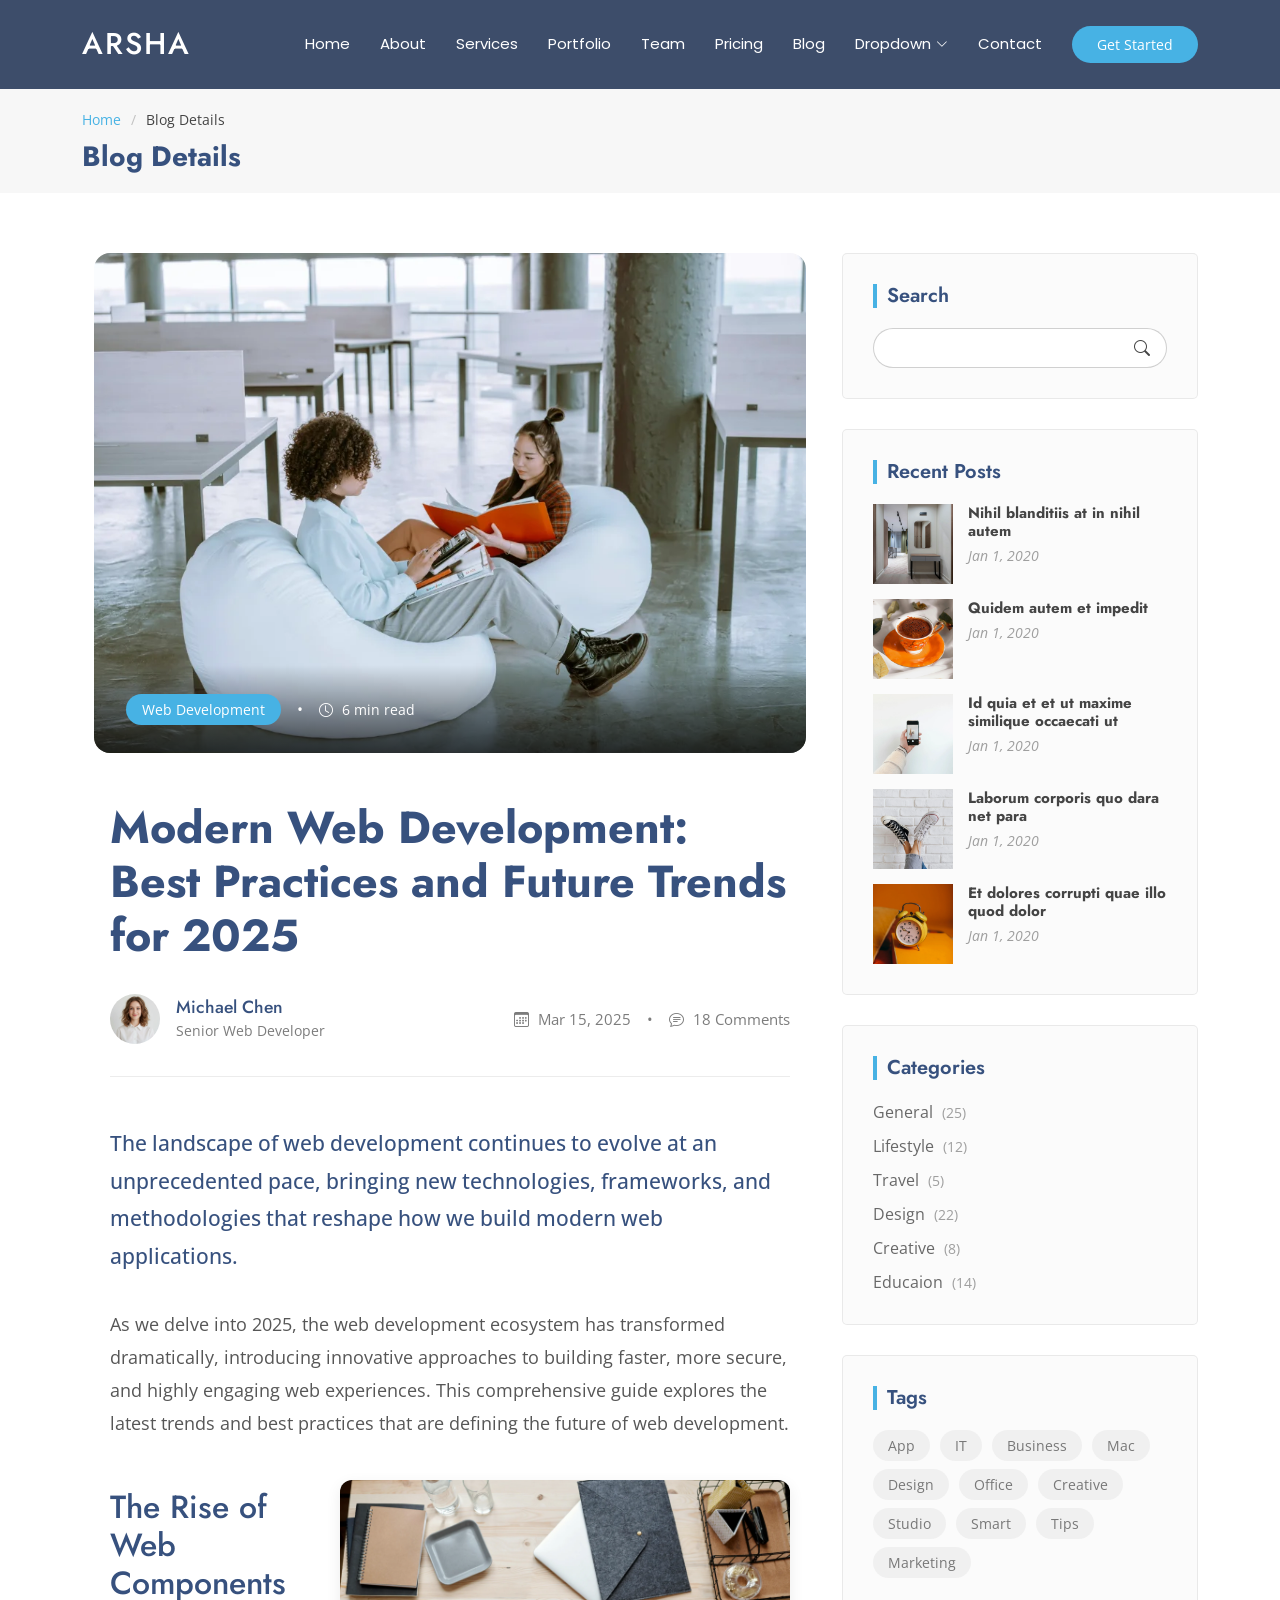
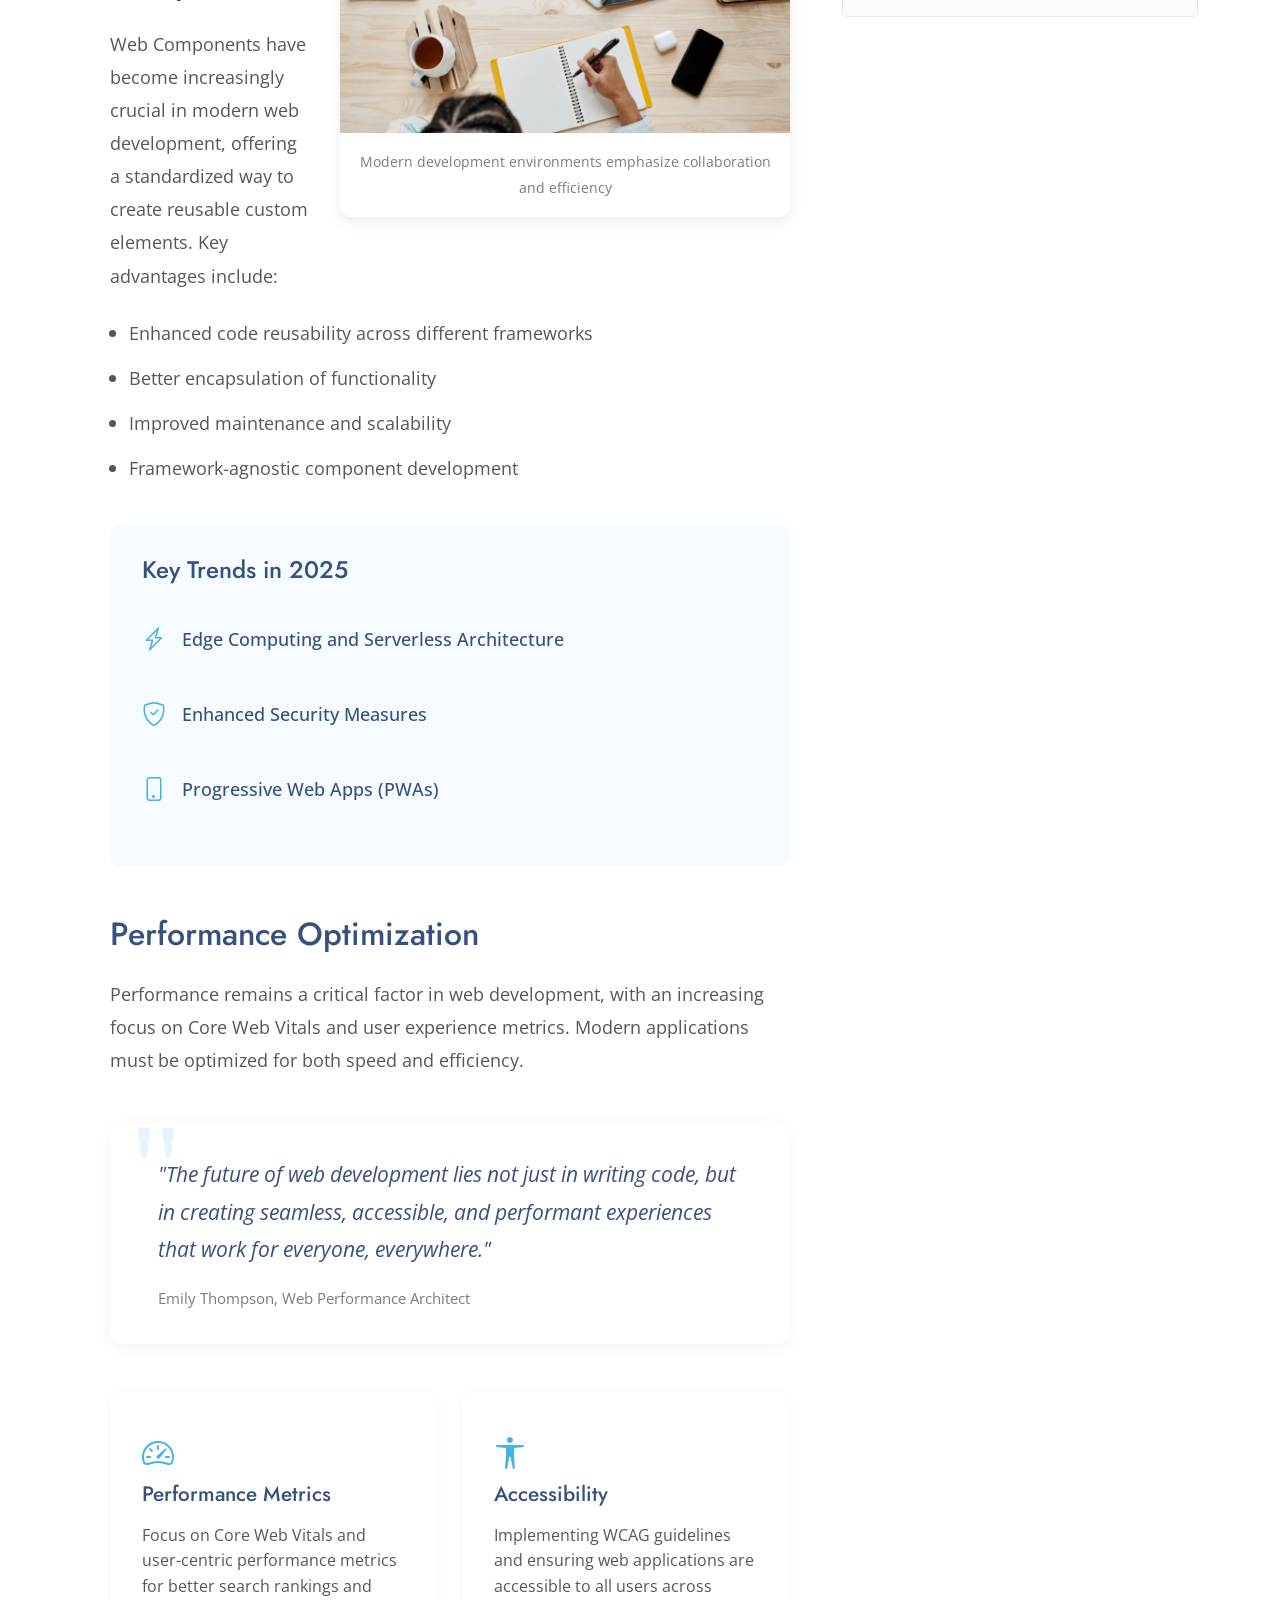
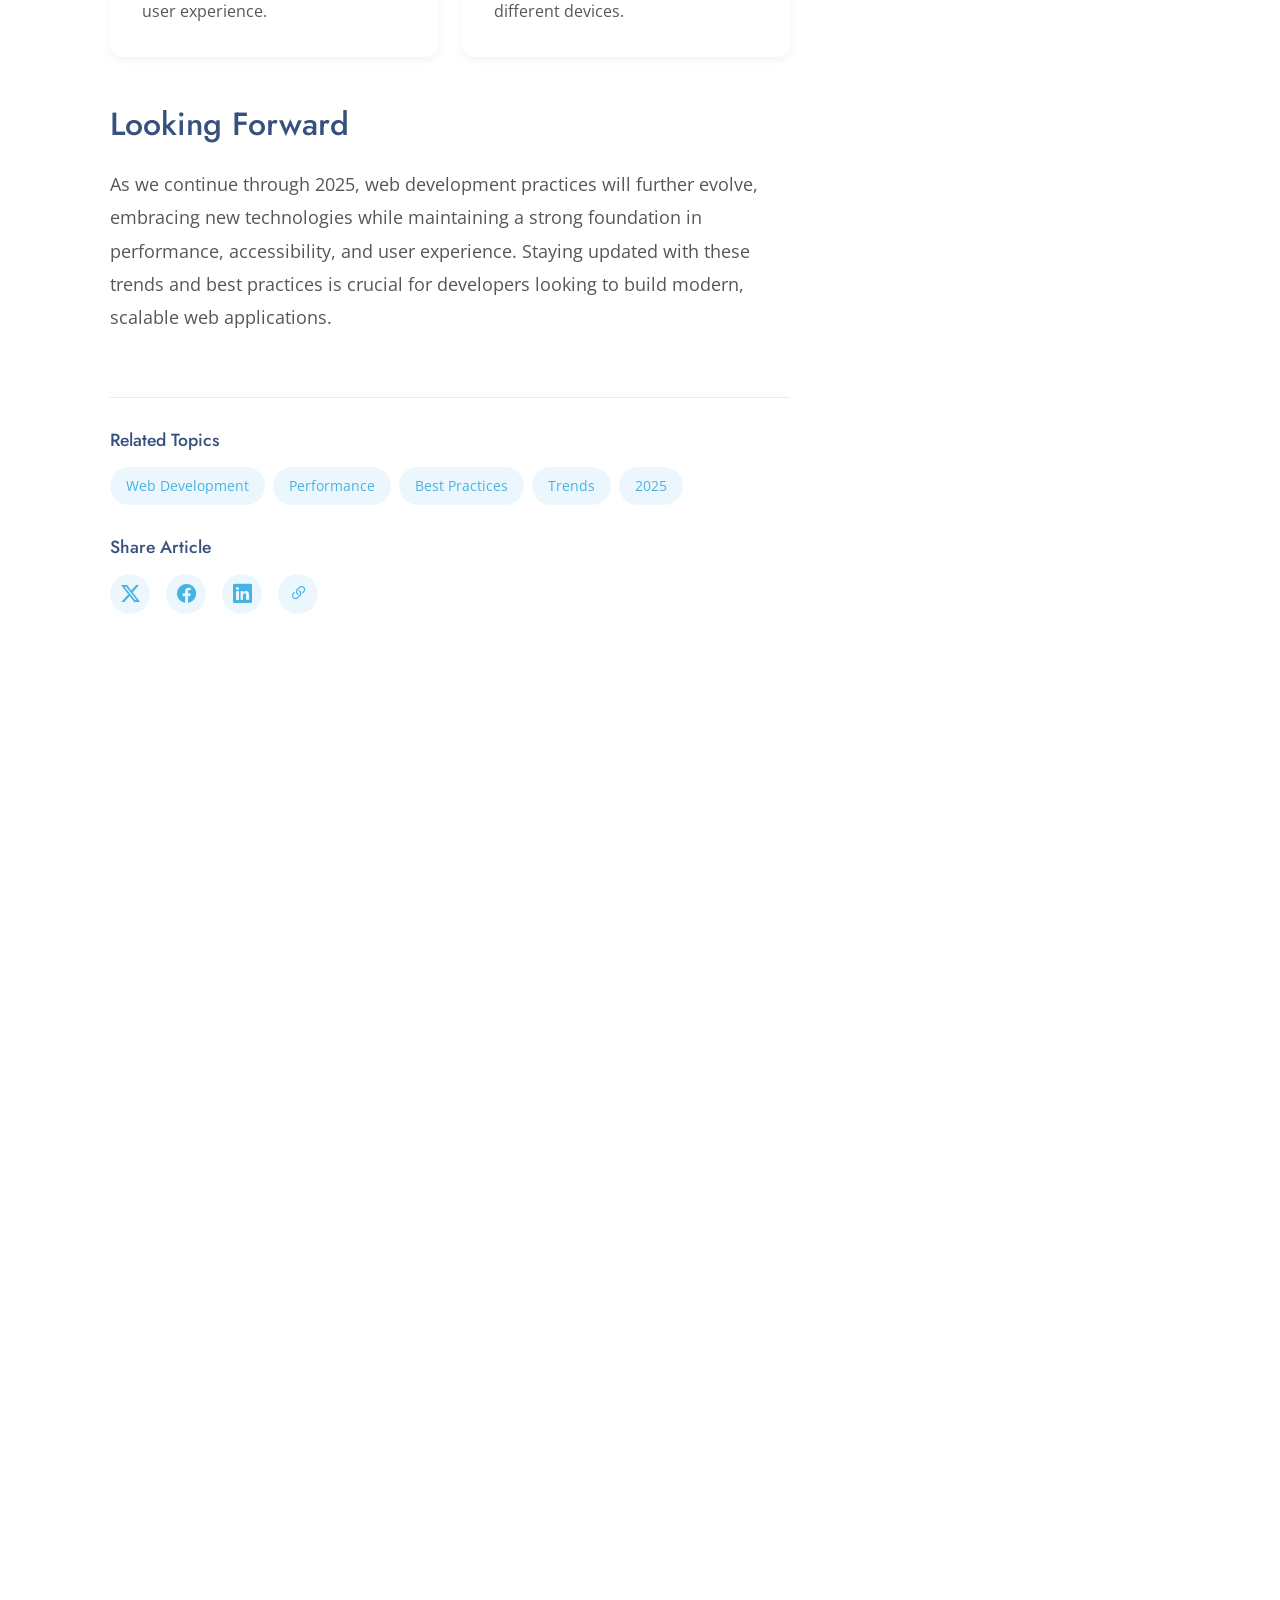
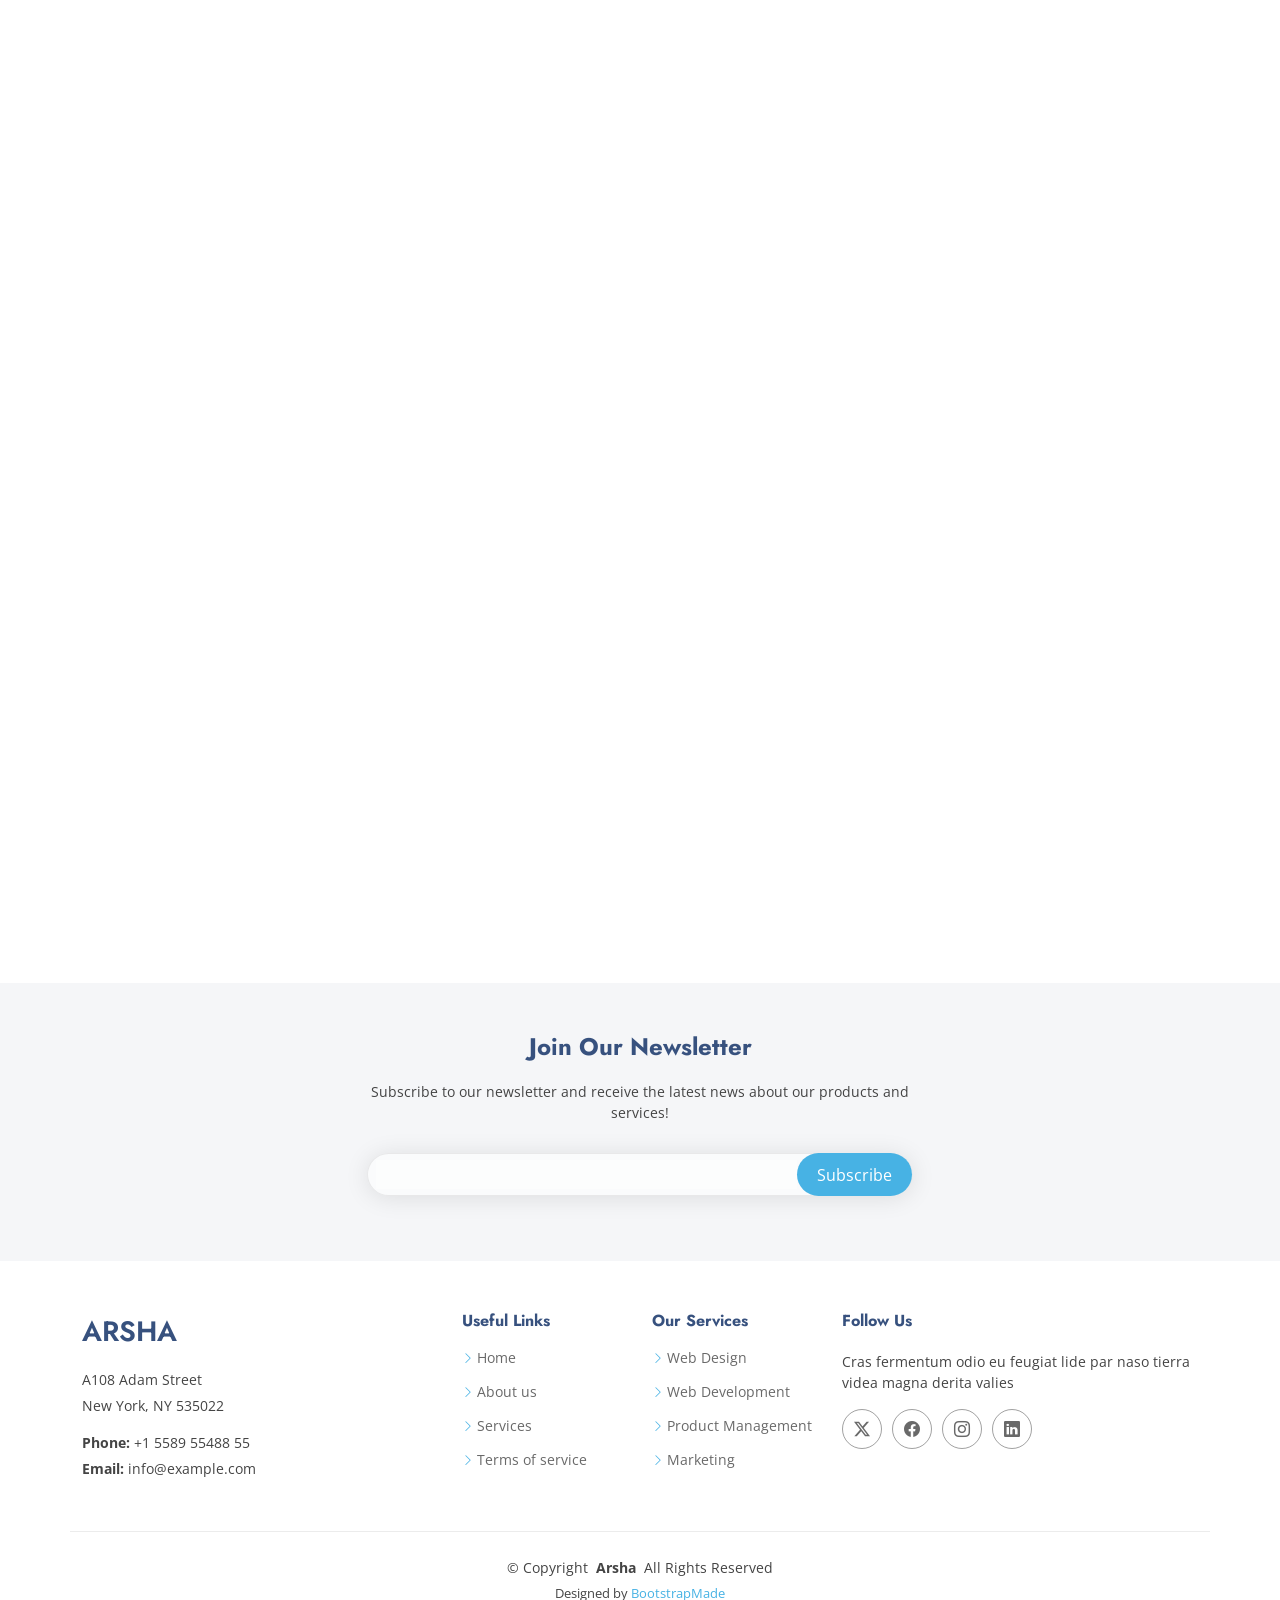
<file: blog-details.html>
<!DOCTYPE html>
<html lang="en">

<head>
  <meta charset="utf-8">
  <meta content="width=device-width, initial-scale=1.0" name="viewport">
  <title>Blog Details - Arsha Bootstrap Template</title>
  <meta name="description" content="">
  <meta name="keywords" content="">

  <!-- Favicons -->
  <link href="assets/img/favicon.png" rel="icon">
  <link href="assets/img/apple-touch-icon.png" rel="apple-touch-icon">

  <!-- Fonts -->
  <link href="https://fonts.googleapis.com" rel="preconnect">
  <link href="https://fonts.gstatic.com" rel="preconnect" crossorigin>
  <link href="https://fonts.googleapis.com/css2?family=Open+Sans:ital,wght@0,300;0,400;0,500;0,600;0,700;0,800;1,300;1,400;1,500;1,600;1,700;1,800&family=Poppins:ital,wght@0,100;0,200;0,300;0,400;0,500;0,600;0,700;0,800;0,900;1,100;1,200;1,300;1,400;1,500;1,600;1,700;1,800;1,900&family=Jost:ital,wght@0,100;0,200;0,300;0,400;0,500;0,600;0,700;0,800;0,900;1,100;1,200;1,300;1,400;1,500;1,600;1,700;1,800;1,900&display=swap" rel="stylesheet">

  <!-- Vendor CSS Files -->
  <link href="assets/vendor/bootstrap/css/bootstrap.min.css" rel="stylesheet">
  <link href="assets/vendor/bootstrap-icons/bootstrap-icons.css" rel="stylesheet">
  <link href="assets/vendor/aos/aos.css" rel="stylesheet">
  <link href="assets/vendor/glightbox/css/glightbox.min.css" rel="stylesheet">
  <link href="assets/vendor/swiper/swiper-bundle.min.css" rel="stylesheet">

  <!-- Main CSS File -->
  <link href="assets/css/main.css" rel="stylesheet">

  <!-- =======================================================
  * Template Name: Arsha
  * Template URL: https://bootstrapmade.com/arsha-free-bootstrap-html-template-corporate/
  * Updated: Feb 22 2025 with Bootstrap v5.3.3
  * Author: BootstrapMade.com
  * License: https://bootstrapmade.com/license/
  ======================================================== -->
</head>

<body class="blog-details-page">

  <header id="header" class="header d-flex align-items-center sticky-top">
    <div class="container-fluid container-xl position-relative d-flex align-items-center">

      <a href="index.html" class="logo d-flex align-items-center me-auto">
        <!-- Uncomment the line below if you also wish to use an image logo -->
        <!-- <img src="assets/img/logo.webp" alt=""> -->
        <h1 class="sitename">Arsha</h1>
      </a>

      <nav id="navmenu" class="navmenu">
        <ul>
          <li><a href="#hero">Home</a></li>
          <li><a href="#about">About</a></li>
          <li><a href="#services">Services</a></li>
          <li><a href="#portfolio">Portfolio</a></li>
          <li><a href="#team">Team</a></li>
          <li><a href="#pricing">Pricing</a></li>
          <li><a href="blog.html">Blog</a></li>
          <li class="dropdown"><a href="#"><span>Dropdown</span> <i class="bi bi-chevron-down toggle-dropdown"></i></a>
            <ul>
              <li><a href="#">Dropdown 1</a></li>
              <li class="dropdown"><a href="#"><span>Deep Dropdown</span> <i class="bi bi-chevron-down toggle-dropdown"></i></a>
                <ul>
                  <li><a href="#">Deep Dropdown 1</a></li>
                  <li><a href="#">Deep Dropdown 2</a></li>
                  <li><a href="#">Deep Dropdown 3</a></li>
                  <li><a href="#">Deep Dropdown 4</a></li>
                  <li><a href="#">Deep Dropdown 5</a></li>
                </ul>
              </li>
              <li><a href="#">Dropdown 2</a></li>
              <li><a href="#">Dropdown 3</a></li>
              <li><a href="#">Dropdown 4</a></li>
            </ul>
          </li>
          <li><a href="#contact">Contact</a></li>
        </ul>
        <i class="mobile-nav-toggle d-xl-none bi bi-list"></i>
      </nav>

      <a class="btn-getstarted" href="#about">Get Started</a>

    </div>
  </header>

  <main class="main">

    <!-- Page Title -->
    <div class="page-title" data-aos="fade">
      <div class="container">
        <nav class="breadcrumbs">
          <ol>
            <li><a href="index.html">Home</a></li>
            <li class="current">Blog Details</li>
          </ol>
        </nav>
        <h1>Blog Details</h1>
      </div>
    </div><!-- End Page Title -->

    <div class="container">
      <div class="row">

        <div class="col-lg-8">

          <!-- Blog Details Section -->
          <section id="blog-details" class="blog-details section">
            <div class="container" data-aos="fade-up">

              <article class="article">

                <div class="hero-img" data-aos="zoom-in">
                  <img src="assets/img/blog/blog-post-3.webp" alt="Featured blog image" class="img-fluid" loading="lazy">
                  <div class="meta-overlay">
                    <div class="meta-categories">
                      <a href="#" class="category">Web Development</a>
                      <span class="divider">•</span>
                      <span class="reading-time"><i class="bi bi-clock"></i> 6 min read</span>
                    </div>
                  </div>
                </div>

                <div class="article-content" data-aos="fade-up" data-aos-delay="100">
                  <div class="content-header">
                    <h1 class="title">Modern Web Development: Best Practices and Future Trends for 2025</h1>

                    <div class="author-info">
                      <div class="author-details">
                        <img src="assets/img/person/person-f-8.webp" alt="Author" class="author-img">
                        <div class="info">
                          <h4>Michael Chen</h4>
                          <span class="role">Senior Web Developer</span>
                        </div>
                      </div>
                      <div class="post-meta">
                        <span class="date"><i class="bi bi-calendar3"></i> Mar 15, 2025</span>
                        <span class="divider">•</span>
                        <span class="comments"><i class="bi bi-chat-text"></i> 18 Comments</span>
                      </div>
                    </div>
                  </div>

                  <div class="content">
                    <p class="lead">
                      The landscape of web development continues to evolve at an unprecedented pace, bringing new technologies, frameworks, and methodologies that reshape how we build modern web applications.
                    </p>

                    <p>
                      As we delve into 2025, the web development ecosystem has transformed dramatically, introducing innovative approaches to building faster, more secure, and highly engaging web experiences. This comprehensive guide explores the latest trends and best practices that are defining the future of web development.
                    </p>

                    <div class="content-image right-aligned">
                      <img src="assets/img/blog/blog-hero-2.webp" class="img-fluid" alt="Modern web development tools" loading="lazy">
                      <figcaption>Modern development environments emphasize collaboration and efficiency</figcaption>
                    </div>

                    <h2>The Rise of Web Components</h2>
                    <p>
                      Web Components have become increasingly crucial in modern web development, offering a standardized way to create reusable custom elements. Key advantages include:
                    </p>
                    <ul>
                      <li>Enhanced code reusability across different frameworks</li>
                      <li>Better encapsulation of functionality</li>
                      <li>Improved maintenance and scalability</li>
                      <li>Framework-agnostic component development</li>
                    </ul>

                    <div class="highlight-box">
                      <h3>Key Trends in 2025</h3>
                      <ul class="trend-list">
                        <li>
                          <i class="bi bi-lightning-charge"></i>
                          <span>Edge Computing and Serverless Architecture</span>
                        </li>
                        <li>
                          <i class="bi bi-shield-check"></i>
                          <span>Enhanced Security Measures</span>
                        </li>
                        <li>
                          <i class="bi bi-phone"></i>
                          <span>Progressive Web Apps (PWAs)</span>
                        </li>
                      </ul>
                    </div>

                    <h2>Performance Optimization</h2>
                    <p>
                      Performance remains a critical factor in web development, with an increasing focus on Core Web Vitals and user experience metrics. Modern applications must be optimized for both speed and efficiency.
                    </p>

                    <blockquote>
                      <p>
                        "The future of web development lies not just in writing code, but in creating seamless, accessible, and performant experiences that work for everyone, everywhere."
                      </p>
                      <cite>Emily Thompson, Web Performance Architect</cite>
                    </blockquote>

                    <div class="content-grid">
                      <div class="row g-4">
                        <div class="col-md-6">
                          <div class="info-card">
                            <i class="bi bi-speedometer2"></i>
                            <h4>Performance Metrics</h4>
                            <p>Focus on Core Web Vitals and user-centric performance metrics for better search rankings and user experience.</p>
                          </div>
                        </div>
                        <div class="col-md-6">
                          <div class="info-card">
                            <i class="bi bi-universal-access"></i>
                            <h4>Accessibility</h4>
                            <p>Implementing WCAG guidelines and ensuring web applications are accessible to all users across different devices.</p>
                          </div>
                        </div>
                      </div>
                    </div>

                    <h2>Looking Forward</h2>
                    <p>
                      As we continue through 2025, web development practices will further evolve, embracing new technologies while maintaining a strong foundation in performance, accessibility, and user experience. Staying updated with these trends and best practices is crucial for developers looking to build modern, scalable web applications.
                    </p>
                  </div>

                  <div class="meta-bottom">
                    <div class="tags-section">
                      <h4>Related Topics</h4>
                      <div class="tags">
                        <a href="#" class="tag">Web Development</a>
                        <a href="#" class="tag">Performance</a>
                        <a href="#" class="tag">Best Practices</a>
                        <a href="#" class="tag">Trends</a>
                        <a href="#" class="tag">2025</a>
                      </div>
                    </div>

                    <div class="share-section">
                      <h4>Share Article</h4>
                      <div class="social-links">
                        <a href="#" class="twitter"><i class="bi bi-twitter-x"></i></a>
                        <a href="#" class="facebook"><i class="bi bi-facebook"></i></a>
                        <a href="#" class="linkedin"><i class="bi bi-linkedin"></i></a>
                        <a href="#" class="copy-link" title="Copy Link"><i class="bi bi-link-45deg"></i></a>
                      </div>
                    </div>
                  </div>
                </div>

              </article>

            </div>
          </section><!-- /Blog Details Section -->

          <!-- Blog Comments Section -->
          <section id="blog-comments" class="blog-comments section">

            <div class="container" data-aos="fade-up" data-aos-delay="100">

              <div class="blog-comments-4">
                <div class="comments-header">
                  <h3 class="title">Community Feedback</h3>
                  <div class="comments-stats">
                    <span class="count">12</span>
                    <span class="label">Comments</span>
                  </div>
                </div>

                <div class="comments-container">
                  <!-- Comment #1 -->
                  <div class="comment-thread">
                    <div class="comment-box">
                      <div class="comment-wrapper">
                        <div class="avatar-wrapper">
                          <img src="assets/img/person/person-f-9.webp" alt="Avatar" loading="lazy">
                          <span class="status-indicator"></span>
                        </div>

                        <div class="comment-content">
                          <div class="comment-header">
                            <div class="user-info">
                              <h4>Thomas Anderson</h4>
                              <span class="time-badge">
                                <i class="bi bi-clock"></i>
                                2 hours ago
                              </span>
                            </div>
                            <div class="engagement">
                              <span class="likes">
                                <i class="bi bi-heart"></i>
                                24
                              </span>
                            </div>
                          </div>

                          <div class="comment-body">
                            <p>Nullam ac urna eu felis dapibus condimentum sit amet a augue. Sed non neque elit. Sed ut imperdiet nisi. Proin condimentum fermentum nunc.</p>
                          </div>

                          <div class="comment-actions">
                            <button class="action-btn like-btn" aria-label="Like comment">
                              <i class="bi bi-heart"></i>
                              <span>Like</span>
                            </button>
                            <button class="action-btn reply-btn" aria-label="Reply to comment">
                              <i class="bi bi-chat"></i>
                              <span>Reply</span>
                            </button>
                            <button class="action-btn share-btn" aria-label="Share comment">
                              <i class="bi bi-share"></i>
                              <span>Share</span>
                            </button>
                          </div>
                        </div>
                      </div>
                    </div>

                    <!-- Replies Container -->
                    <div class="replies-container">
                      <!-- Reply #1 -->
                      <div class="comment-box reply">
                        <div class="comment-wrapper">
                          <div class="avatar-wrapper">
                            <img src="assets/img/person/person-m-9.webp" alt="Avatar" loading="lazy">
                            <span class="status-indicator"></span>
                          </div>

                          <div class="comment-content">
                            <div class="comment-header">
                              <div class="user-info">
                                <h4>Maria Rodriguez</h4>
                                <span class="time-badge">
                                  <i class="bi bi-clock"></i>
                                  1 hour ago
                                </span>
                              </div>
                              <div class="engagement">
                                <span class="likes">
                                  <i class="bi bi-heart"></i>
                                  8
                                </span>
                              </div>
                            </div>

                            <div class="comment-body">
                              <p>Vivamus elementum semper nisi. Aenean vulputate eleifend tellus. Aenean leo ligula, porttitor eu, consequat vitae.</p>
                            </div>

                            <div class="comment-actions">
                              <button class="action-btn like-btn" aria-label="Like comment">
                                <i class="bi bi-heart"></i>
                                <span>Like</span>
                              </button>
                              <button class="action-btn reply-btn" aria-label="Reply to comment">
                                <i class="bi bi-chat"></i>
                                <span>Reply</span>
                              </button>
                              <button class="action-btn share-btn" aria-label="Share comment">
                                <i class="bi bi-share"></i>
                                <span>Share</span>
                              </button>
                            </div>
                          </div>
                        </div>
                      </div>

                      <!-- Reply #2 -->
                      <div class="comment-box reply">
                        <div class="comment-wrapper">
                          <div class="avatar-wrapper">
                            <img src="assets/img/person/person-f-9.webp" alt="Avatar" loading="lazy">
                            <span class="status-indicator"></span>
                          </div>

                          <div class="comment-content">
                            <div class="comment-header">
                              <div class="user-info">
                                <h4>Alex Chen</h4>
                                <span class="time-badge">
                                  <i class="bi bi-clock"></i>
                                  30 minutes ago
                                </span>
                              </div>
                              <div class="engagement">
                                <span class="likes">
                                  <i class="bi bi-heart"></i>
                                  5
                                </span>
                              </div>
                            </div>

                            <div class="comment-body">
                              <p>Cras dapibus. Vivamus elementum semper nisi. Aenean vulputate eleifend tellus.</p>
                            </div>

                            <div class="comment-actions">
                              <button class="action-btn like-btn" aria-label="Like comment">
                                <i class="bi bi-heart"></i>
                                <span>Like</span>
                              </button>
                              <button class="action-btn reply-btn" aria-label="Reply to comment">
                                <i class="bi bi-chat"></i>
                                <span>Reply</span>
                              </button>
                              <button class="action-btn share-btn" aria-label="Share comment">
                                <i class="bi bi-share"></i>
                                <span>Share</span>
                              </button>
                            </div>
                          </div>
                        </div>
                      </div>
                    </div>
                  </div>

                  <!-- Comment #2 -->
                  <div class="comment-thread">
                    <div class="comment-box">
                      <div class="comment-wrapper">
                        <div class="avatar-wrapper">
                          <img src="assets/img/person/person-f-7.webp" alt="Avatar" loading="lazy">
                          <span class="status-indicator"></span>
                        </div>

                        <div class="comment-content">
                          <div class="comment-header">
                            <div class="user-info">
                              <h4>Emily Watson</h4>
                              <span class="time-badge">
                                <i class="bi bi-clock"></i>
                                3 hours ago
                              </span>
                            </div>
                            <div class="engagement">
                              <span class="likes">
                                <i class="bi bi-heart"></i>
                                15
                              </span>
                            </div>
                          </div>

                          <div class="comment-body">
                            <p>Maecenas tempus, tellus eget condimentum rhoncus, sem quam semper libero, sit amet adipiscing sem neque sed ipsum.</p>
                          </div>

                          <div class="comment-actions">
                            <button class="action-btn like-btn" aria-label="Like comment">
                              <i class="bi bi-heart"></i>
                              <span>Like</span>
                            </button>
                            <button class="action-btn reply-btn" aria-label="Reply to comment">
                              <i class="bi bi-chat"></i>
                              <span>Reply</span>
                            </button>
                            <button class="action-btn share-btn" aria-label="Share comment">
                              <i class="bi bi-share"></i>
                              <span>Share</span>
                            </button>
                          </div>
                        </div>
                      </div>
                    </div>
                  </div>
                </div>
              </div>

            </div>

          </section><!-- /Blog Comments Section -->

          <!-- Blog Comment Form Section -->
          <section id="blog-comment-form" class="blog-comment-form section">

            <div class="container" data-aos="fade-up" data-aos-delay="100">

              <form method="post" role="form">

                <div class="form-header">
                  <h3>Leave a Comment</h3>
                  <p>Your email address will not be published. Required fields are marked *</p>
                </div>

                <div class="row gy-3">
                  <div class="col-md-6">
                    <div class="input-group">
                      <label for="name">Full Name *</label>
                      <input type="text" name="name" id="name" placeholder="Enter your full name" required="">
                      <span class="error-text">Please enter your name</span>
                    </div>
                  </div>

                  <div class="col-md-6">
                    <div class="input-group">
                      <label for="email">Email Address *</label>
                      <input type="email" name="email" id="email" placeholder="Enter your email address" required="">
                      <span class="error-text">Please enter a valid email address</span>
                    </div>
                  </div>

                  <div class="col-12">
                    <div class="input-group">
                      <label for="website">Website</label>
                      <input type="url" name="website" id="website" placeholder="Your website (optional)">
                    </div>
                  </div>

                  <div class="col-12">
                    <div class="input-group">
                      <label for="comment">Your Comment *</label>
                      <textarea name="comment" id="comment" rows="5" placeholder="Write your thoughts here..." required=""></textarea>
                      <span class="error-text">Please enter your comment</span>
                    </div>
                  </div>

                  <div class="col-12 text-center">
                    <button type="submit">Post Comment</button>
                  </div>
                </div>

              </form>

            </div>

          </section><!-- /Blog Comment Form Section -->

        </div>

        <div class="col-lg-4 sidebar">

          <div class="widgets-container" data-aos="fade-up" data-aos-delay="200">

            <!-- Search Widget -->
            <div class="search-widget widget-item">

              <h3 class="widget-title">Search</h3>
              <form action="">
                <input type="text">
                <button type="submit" title="Search"><i class="bi bi-search"></i></button>
              </form>

            </div><!--/Search Widget -->

            <!-- Recent Posts Widget -->
            <div class="recent-posts-widget widget-item">

              <h3 class="widget-title">Recent Posts</h3>

              <div class="post-item">
                <img src="assets/img/blog/blog-post-square-1.webp" alt="" class="flex-shrink-0">
                <div>
                  <h4><a href="blog-details.html">Nihil blanditiis at in nihil autem</a></h4>
                  <time datetime="2020-01-01">Jan 1, 2020</time>
                </div>
              </div><!-- End recent post item-->

              <div class="post-item">
                <img src="assets/img/blog/blog-post-square-2.webp" alt="" class="flex-shrink-0">
                <div>
                  <h4><a href="blog-details.html">Quidem autem et impedit</a></h4>
                  <time datetime="2020-01-01">Jan 1, 2020</time>
                </div>
              </div><!-- End recent post item-->

              <div class="post-item">
                <img src="assets/img/blog/blog-post-square-3.webp" alt="" class="flex-shrink-0">
                <div>
                  <h4><a href="blog-details.html">Id quia et et ut maxime similique occaecati ut</a></h4>
                  <time datetime="2020-01-01">Jan 1, 2020</time>
                </div>
              </div><!-- End recent post item-->

              <div class="post-item">
                <img src="assets/img/blog/blog-post-square-4.webp" alt="" class="flex-shrink-0">
                <div>
                  <h4><a href="blog-details.html">Laborum corporis quo dara net para</a></h4>
                  <time datetime="2020-01-01">Jan 1, 2020</time>
                </div>
              </div><!-- End recent post item-->

              <div class="post-item">
                <img src="assets/img/blog/blog-post-square-5.webp" alt="" class="flex-shrink-0">
                <div>
                  <h4><a href="blog-details.html">Et dolores corrupti quae illo quod dolor</a></h4>
                  <time datetime="2020-01-01">Jan 1, 2020</time>
                </div>
              </div><!-- End recent post item-->

            </div><!--/Recent Posts Widget -->

            <!-- Categories Widget -->
            <div class="categories-widget widget-item">

              <h3 class="widget-title">Categories</h3>
              <ul class="mt-3">
                <li><a href="#">General <span>(25)</span></a></li>
                <li><a href="#">Lifestyle <span>(12)</span></a></li>
                <li><a href="#">Travel <span>(5)</span></a></li>
                <li><a href="#">Design <span>(22)</span></a></li>
                <li><a href="#">Creative <span>(8)</span></a></li>
                <li><a href="#">Educaion <span>(14)</span></a></li>
              </ul>

            </div><!--/Categories Widget -->

            <!-- Tags Widget -->
            <div class="tags-widget widget-item">

              <h3 class="widget-title">Tags</h3>
              <ul>
                <li><a href="#">App</a></li>
                <li><a href="#">IT</a></li>
                <li><a href="#">Business</a></li>
                <li><a href="#">Mac</a></li>
                <li><a href="#">Design</a></li>
                <li><a href="#">Office</a></li>
                <li><a href="#">Creative</a></li>
                <li><a href="#">Studio</a></li>
                <li><a href="#">Smart</a></li>
                <li><a href="#">Tips</a></li>
                <li><a href="#">Marketing</a></li>
              </ul>

            </div><!--/Tags Widget -->

          </div>

        </div>

      </div>
    </div>

  </main>

  <footer id="footer" class="footer">

    <div class="footer-newsletter">
      <div class="container">
        <div class="row justify-content-center text-center">
          <div class="col-lg-6">
            <h4>Join Our Newsletter</h4>
            <p>Subscribe to our newsletter and receive the latest news about our products and services!</p>
            <form action="forms/newsletter.php" method="post" class="php-email-form">
              <div class="newsletter-form"><input type="email" name="email"><input type="submit" value="Subscribe"></div>
              <div class="loading">Loading</div>
              <div class="error-message"></div>
              <div class="sent-message">Your subscription request has been sent. Thank you!</div>
            </form>
          </div>
        </div>
      </div>
    </div>

    <div class="container footer-top">
      <div class="row gy-4">
        <div class="col-lg-4 col-md-6 footer-about">
          <a href="index.html" class="d-flex align-items-center">
            <span class="sitename">Arsha</span>
          </a>
          <div class="footer-contact pt-3">
            <p>A108 Adam Street</p>
            <p>New York, NY 535022</p>
            <p class="mt-3"><strong>Phone:</strong> <span>+1 5589 55488 55</span></p>
            <p><strong>Email:</strong> <span>info@example.com</span></p>
          </div>
        </div>

        <div class="col-lg-2 col-md-3 footer-links">
          <h4>Useful Links</h4>
          <ul>
            <li><i class="bi bi-chevron-right"></i> <a href="#">Home</a></li>
            <li><i class="bi bi-chevron-right"></i> <a href="#">About us</a></li>
            <li><i class="bi bi-chevron-right"></i> <a href="#">Services</a></li>
            <li><i class="bi bi-chevron-right"></i> <a href="#">Terms of service</a></li>
          </ul>
        </div>

        <div class="col-lg-2 col-md-3 footer-links">
          <h4>Our Services</h4>
          <ul>
            <li><i class="bi bi-chevron-right"></i> <a href="#">Web Design</a></li>
            <li><i class="bi bi-chevron-right"></i> <a href="#">Web Development</a></li>
            <li><i class="bi bi-chevron-right"></i> <a href="#">Product Management</a></li>
            <li><i class="bi bi-chevron-right"></i> <a href="#">Marketing</a></li>
          </ul>
        </div>

        <div class="col-lg-4 col-md-12">
          <h4>Follow Us</h4>
          <p>Cras fermentum odio eu feugiat lide par naso tierra videa magna derita valies</p>
          <div class="social-links d-flex">
            <a href=""><i class="bi bi-twitter-x"></i></a>
            <a href=""><i class="bi bi-facebook"></i></a>
            <a href=""><i class="bi bi-instagram"></i></a>
            <a href=""><i class="bi bi-linkedin"></i></a>
          </div>
        </div>

      </div>
    </div>

    <div class="container copyright text-center mt-4">
      <p>© <span>Copyright</span> <strong class="px-1 sitename">Arsha</strong> <span>All Rights Reserved</span></p>
      <div class="credits">
        <!-- All the links in the footer should remain intact. -->
        <!-- You can delete the links only if you've purchased the pro version. -->
        <!-- Licensing information: https://bootstrapmade.com/license/ -->
        <!-- Purchase the pro version with working PHP/AJAX contact form: [buy-url] -->
        Designed by <a href="https://bootstrapmade.com/">BootstrapMade</a>
      </div>
    </div>

  </footer>

  <!-- Scroll Top -->
  <a href="#" id="scroll-top" class="scroll-top d-flex align-items-center justify-content-center"><i class="bi bi-arrow-up-short"></i></a>

  <!-- Preloader -->
  <div id="preloader"></div>

  <!-- Vendor JS Files -->
  <script src="assets/vendor/bootstrap/js/bootstrap.bundle.min.js"></script>
  <script src="assets/vendor/php-email-form/validate.js"></script>
  <script src="assets/vendor/aos/aos.js"></script>
  <script src="assets/vendor/glightbox/js/glightbox.min.js"></script>
  <script src="assets/vendor/swiper/swiper-bundle.min.js"></script>
  <script src="assets/vendor/waypoints/noframework.waypoints.js"></script>
  <script src="assets/vendor/imagesloaded/imagesloaded.pkgd.min.js"></script>
  <script src="assets/vendor/isotope-layout/isotope.pkgd.min.js"></script>

  <!-- Main JS File -->
  <script src="assets/js/main.js"></script>

</body>

</html>
</file>
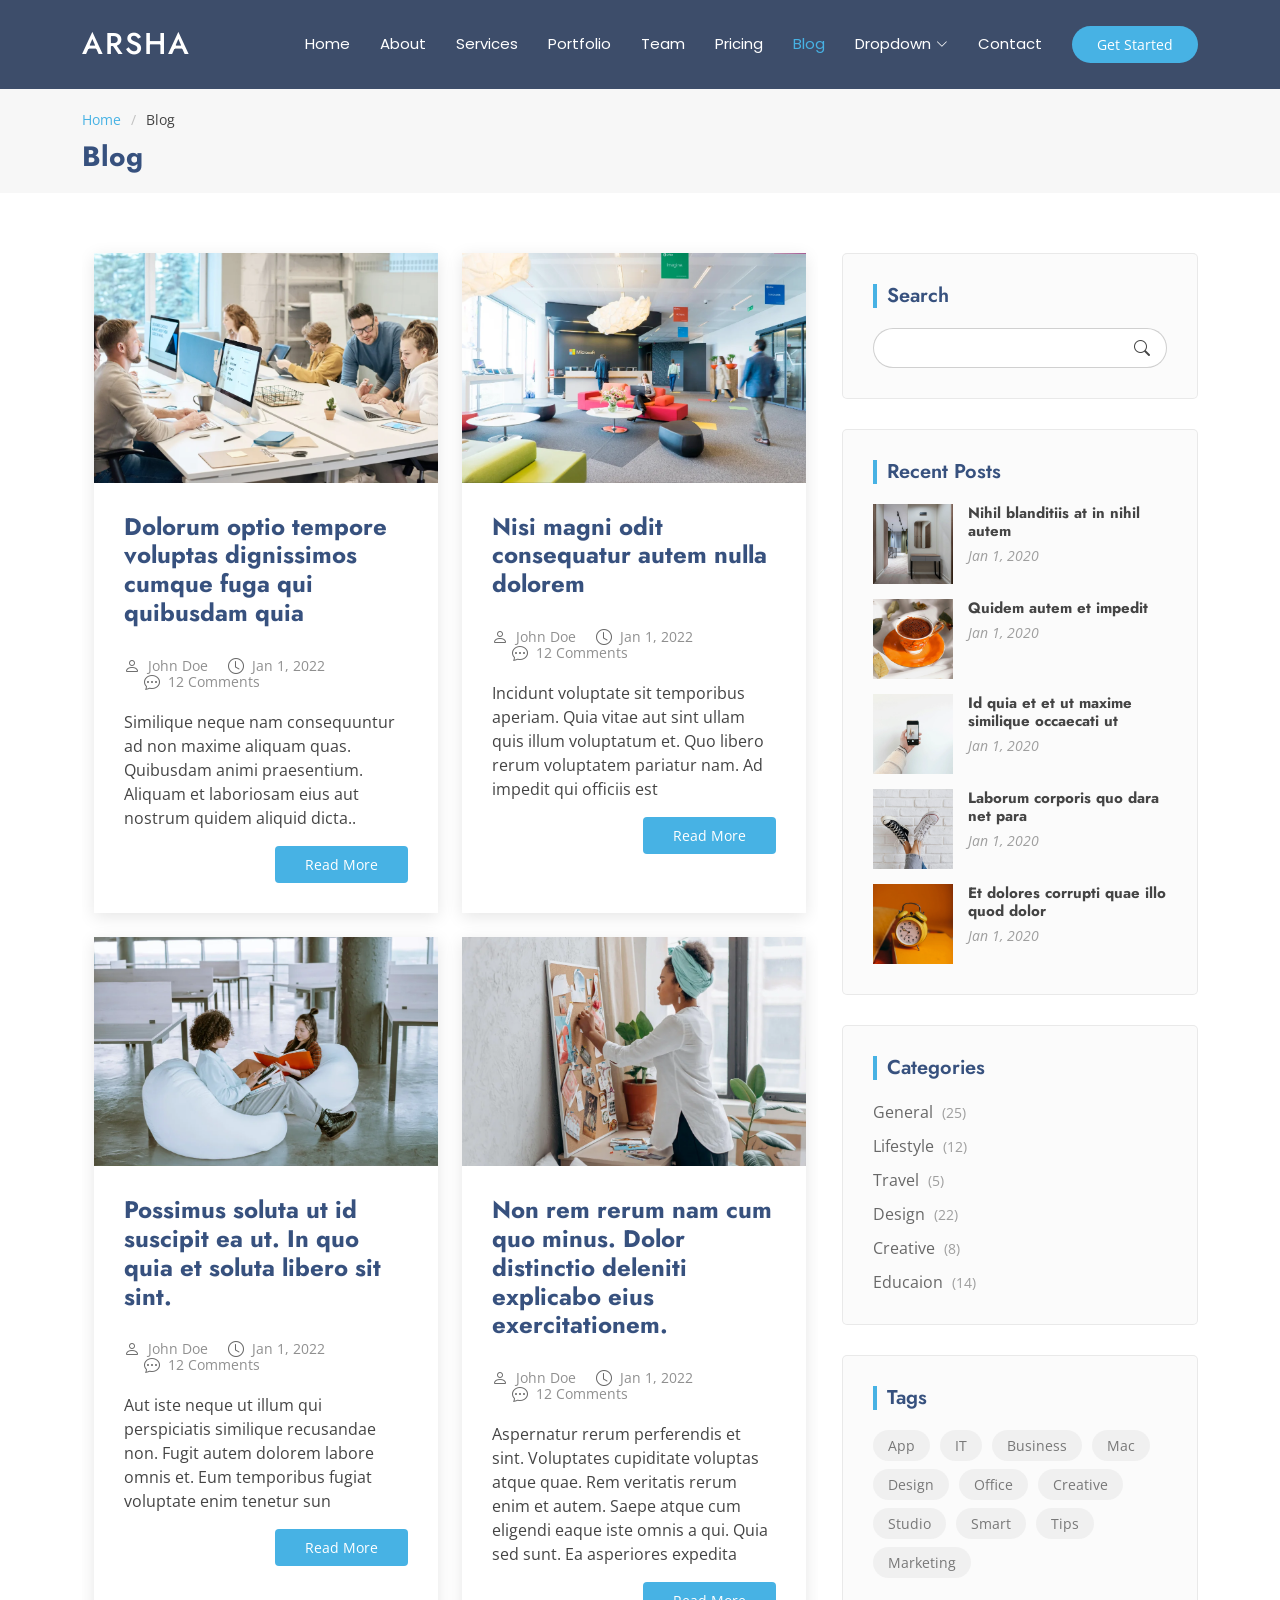
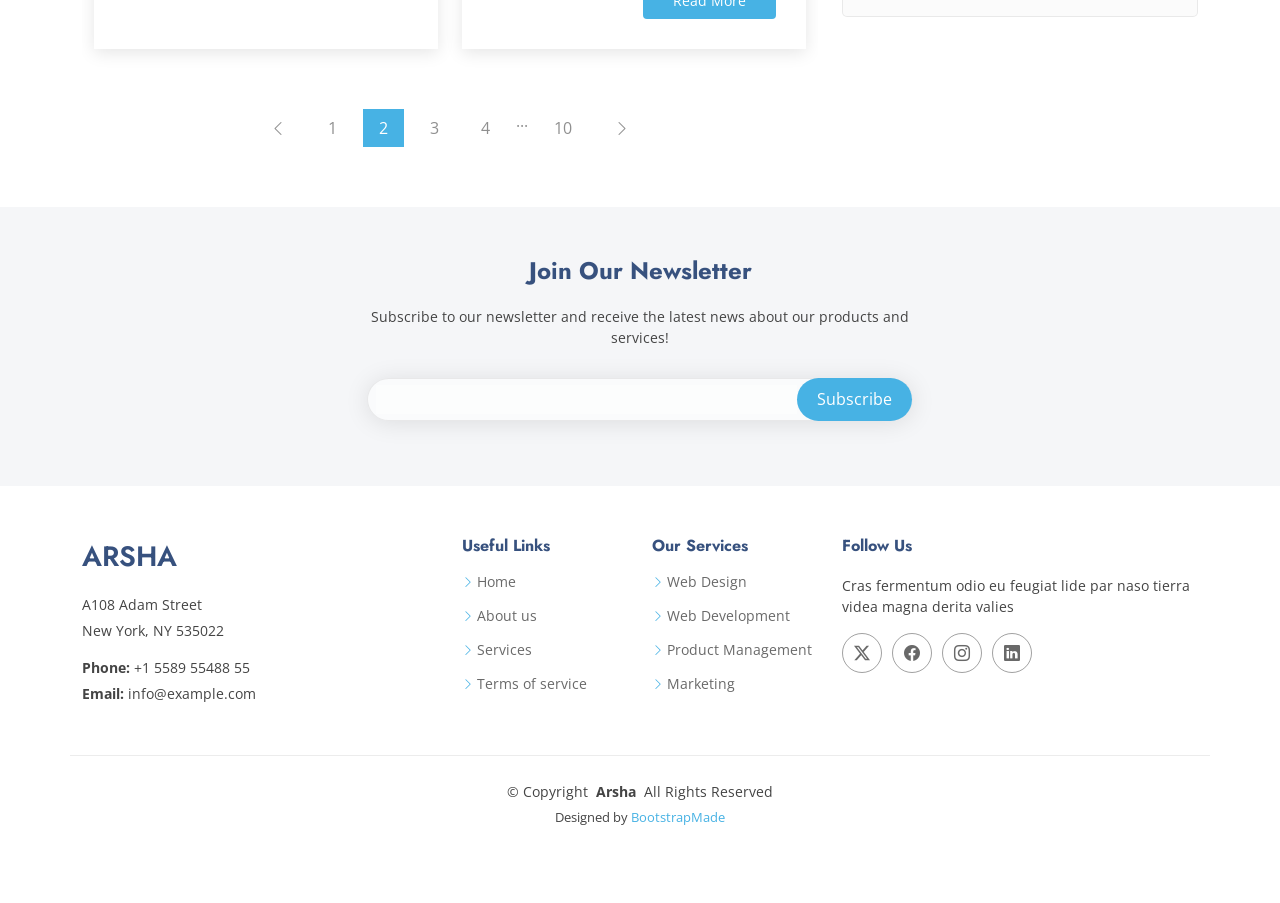
<file: blog.html>
<!DOCTYPE html>
<html lang="en">

<head>
  <meta charset="utf-8">
  <meta content="width=device-width, initial-scale=1.0" name="viewport">
  <title>Blog - Arsha Bootstrap Template</title>
  <meta name="description" content="">
  <meta name="keywords" content="">

  <!-- Favicons -->
  <link href="assets/img/favicon.png" rel="icon">
  <link href="assets/img/apple-touch-icon.png" rel="apple-touch-icon">

  <!-- Fonts -->
  <link href="https://fonts.googleapis.com" rel="preconnect">
  <link href="https://fonts.gstatic.com" rel="preconnect" crossorigin>
  <link href="https://fonts.googleapis.com/css2?family=Open+Sans:ital,wght@0,300;0,400;0,500;0,600;0,700;0,800;1,300;1,400;1,500;1,600;1,700;1,800&family=Poppins:ital,wght@0,100;0,200;0,300;0,400;0,500;0,600;0,700;0,800;0,900;1,100;1,200;1,300;1,400;1,500;1,600;1,700;1,800;1,900&family=Jost:ital,wght@0,100;0,200;0,300;0,400;0,500;0,600;0,700;0,800;0,900;1,100;1,200;1,300;1,400;1,500;1,600;1,700;1,800;1,900&display=swap" rel="stylesheet">

  <!-- Vendor CSS Files -->
  <link href="assets/vendor/bootstrap/css/bootstrap.min.css" rel="stylesheet">
  <link href="assets/vendor/bootstrap-icons/bootstrap-icons.css" rel="stylesheet">
  <link href="assets/vendor/aos/aos.css" rel="stylesheet">
  <link href="assets/vendor/glightbox/css/glightbox.min.css" rel="stylesheet">
  <link href="assets/vendor/swiper/swiper-bundle.min.css" rel="stylesheet">

  <!-- Main CSS File -->
  <link href="assets/css/main.css" rel="stylesheet">

  <!-- =======================================================
  * Template Name: Arsha
  * Template URL: https://bootstrapmade.com/arsha-free-bootstrap-html-template-corporate/
  * Updated: Feb 22 2025 with Bootstrap v5.3.3
  * Author: BootstrapMade.com
  * License: https://bootstrapmade.com/license/
  ======================================================== -->
</head>

<body class="blog-page">

  <header id="header" class="header d-flex align-items-center sticky-top">
    <div class="container-fluid container-xl position-relative d-flex align-items-center">

      <a href="index.html" class="logo d-flex align-items-center me-auto">
        <!-- Uncomment the line below if you also wish to use an image logo -->
        <!-- <img src="assets/img/logo.webp" alt=""> -->
        <h1 class="sitename">Arsha</h1>
      </a>

      <nav id="navmenu" class="navmenu">
        <ul>
          <li><a href="#hero">Home</a></li>
          <li><a href="#about">About</a></li>
          <li><a href="#services">Services</a></li>
          <li><a href="#portfolio">Portfolio</a></li>
          <li><a href="#team">Team</a></li>
          <li><a href="#pricing">Pricing</a></li>
          <li><a href="blog.html" class="active">Blog</a></li>
          <li class="dropdown"><a href="#"><span>Dropdown</span> <i class="bi bi-chevron-down toggle-dropdown"></i></a>
            <ul>
              <li><a href="#">Dropdown 1</a></li>
              <li class="dropdown"><a href="#"><span>Deep Dropdown</span> <i class="bi bi-chevron-down toggle-dropdown"></i></a>
                <ul>
                  <li><a href="#">Deep Dropdown 1</a></li>
                  <li><a href="#">Deep Dropdown 2</a></li>
                  <li><a href="#">Deep Dropdown 3</a></li>
                  <li><a href="#">Deep Dropdown 4</a></li>
                  <li><a href="#">Deep Dropdown 5</a></li>
                </ul>
              </li>
              <li><a href="#">Dropdown 2</a></li>
              <li><a href="#">Dropdown 3</a></li>
              <li><a href="#">Dropdown 4</a></li>
            </ul>
          </li>
          <li><a href="#contact">Contact</a></li>
        </ul>
        <i class="mobile-nav-toggle d-xl-none bi bi-list"></i>
      </nav>

      <a class="btn-getstarted" href="#about">Get Started</a>

    </div>
  </header>

  <main class="main">

    <!-- Page Title -->
    <div class="page-title" data-aos="fade">
      <div class="container">
        <nav class="breadcrumbs">
          <ol>
            <li><a href="index.html">Home</a></li>
            <li class="current">Blog</li>
          </ol>
        </nav>
        <h1>Blog</h1>
      </div>
    </div><!-- End Page Title -->

    <div class="container">
      <div class="row">

        <div class="col-lg-8">

          <!-- Blog Posts Section -->
          <section id="blog-posts" class="blog-posts section">

            <div class="container" data-aos="fade-up" data-aos-delay="100">

              <div class="row gy-4">

                <div class="col-lg-6">
                  <article>

                    <div class="post-img">
                      <img src="assets/img/blog/blog-post-1.webp" alt="" class="img-fluid">
                    </div>

                    <h2 class="title">
                      <a href="blog-details.html">Dolorum optio tempore voluptas dignissimos cumque fuga qui quibusdam quia</a>
                    </h2>

                    <div class="meta-top">
                      <ul>
                        <li class="d-flex align-items-center"><i class="bi bi-person"></i> <a href="blog-details.html">John Doe</a></li>
                        <li class="d-flex align-items-center"><i class="bi bi-clock"></i> <a href="blog-details.html"><time datetime="2022-01-01">Jan 1, 2022</time></a></li>
                        <li class="d-flex align-items-center"><i class="bi bi-chat-dots"></i> <a href="blog-details.html">12 Comments</a></li>
                      </ul>
                    </div>

                    <div class="content">
                      <p>
                        Similique neque nam consequuntur ad non maxime aliquam quas. Quibusdam animi praesentium. Aliquam et laboriosam eius aut nostrum quidem aliquid dicta..
                      </p>

                      <div class="read-more">
                        <a href="blog-details.html">Read More</a>
                      </div>
                    </div>

                  </article>
                </div><!-- End post list item -->

                <div class="col-lg-6">

                  <article>

                    <div class="post-img">
                      <img src="assets/img/blog/blog-post-2.webp" alt="" class="img-fluid">
                    </div>

                    <h2 class="title">
                      <a href="blog-details.html">Nisi magni odit consequatur autem nulla dolorem</a>
                    </h2>

                    <div class="meta-top">
                      <ul>
                        <li class="d-flex align-items-center"><i class="bi bi-person"></i> <a href="blog-details.html">John Doe</a></li>
                        <li class="d-flex align-items-center"><i class="bi bi-clock"></i> <a href="blog-details.html"><time datetime="2022-01-01">Jan 1, 2022</time></a></li>
                        <li class="d-flex align-items-center"><i class="bi bi-chat-dots"></i> <a href="blog-details.html">12 Comments</a></li>
                      </ul>
                    </div>

                    <div class="content">
                      <p>
                        Incidunt voluptate sit temporibus aperiam. Quia vitae aut sint ullam quis illum voluptatum et. Quo libero rerum voluptatem pariatur nam.
                        Ad impedit qui officiis est</p>
                      <div class="read-more">
                        <a href="blog-details.html">Read More</a>
                      </div>
                    </div>

                  </article>

                </div><!-- End post list item -->

                <div class="col-lg-6">

                  <article>

                    <div class="post-img">
                      <img src="assets/img/blog/blog-post-3.webp" alt="" class="img-fluid">
                    </div>

                    <h2 class="title">
                      <a href="blog-details.html">Possimus soluta ut id suscipit ea ut. In quo quia et soluta libero sit sint.</a>
                    </h2>

                    <div class="meta-top">
                      <ul>
                        <li class="d-flex align-items-center"><i class="bi bi-person"></i> <a href="blog-details.html">John Doe</a></li>
                        <li class="d-flex align-items-center"><i class="bi bi-clock"></i> <a href="blog-details.html"><time datetime="2022-01-01">Jan 1, 2022</time></a></li>
                        <li class="d-flex align-items-center"><i class="bi bi-chat-dots"></i> <a href="blog-details.html">12 Comments</a></li>
                      </ul>
                    </div>

                    <div class="content">
                      <p>
                        Aut iste neque ut illum qui perspiciatis similique recusandae non. Fugit autem dolorem labore omnis et. Eum temporibus fugiat voluptate enim tenetur sun</p>
                      <div class="read-more">
                        <a href="blog-details.html">Read More</a>
                      </div>
                    </div>

                  </article>

                </div><!-- End post list item -->

                <div class="col-lg-6">

                  <article>

                    <div class="post-img">
                      <img src="assets/img/blog/blog-post-4.webp" alt="" class="img-fluid">
                    </div>

                    <h2 class="title">
                      <a href="blog-details.html">Non rem rerum nam cum quo minus. Dolor distinctio deleniti explicabo eius exercitationem.</a>
                    </h2>

                    <div class="meta-top">
                      <ul>
                        <li class="d-flex align-items-center"><i class="bi bi-person"></i> <a href="blog-details.html">John Doe</a></li>
                        <li class="d-flex align-items-center"><i class="bi bi-clock"></i> <a href="blog-details.html"><time datetime="2022-01-01">Jan 1, 2022</time></a></li>
                        <li class="d-flex align-items-center"><i class="bi bi-chat-dots"></i> <a href="blog-details.html">12 Comments</a></li>
                      </ul>
                    </div>

                    <div class="content">
                      <p>
                        Aspernatur rerum perferendis et sint. Voluptates cupiditate voluptas atque quae. Rem veritatis rerum enim et autem. Saepe atque cum eligendi eaque iste omnis a qui.
                        Quia sed sunt. Ea asperiores expedita <br></p>
                      <div class="read-more">
                        <a href="blog-details.html">Read More</a>
                      </div>
                    </div>

                  </article>

                </div><!-- End post list item -->

              </div><!-- End blog posts list -->

            </div>

          </section><!-- /Blog Posts Section -->

          <!-- Pagination 2 Section -->
          <section id="pagination-2" class="pagination-2 section">

            <div class="container">
              <div class="d-flex justify-content-center">
                <ul>
                  <li><a href="#"><i class="bi bi-chevron-left"></i></a></li>
                  <li><a href="#">1</a></li>
                  <li><a href="#" class="active">2</a></li>
                  <li><a href="#">3</a></li>
                  <li><a href="#">4</a></li>
                  <li>...</li>
                  <li><a href="#">10</a></li>
                  <li><a href="#"><i class="bi bi-chevron-right"></i></a></li>
                </ul>
              </div>
            </div>

          </section><!-- /Pagination 2 Section -->

        </div>

        <div class="col-lg-4 sidebar">

          <div class="widgets-container" data-aos="fade-up" data-aos-delay="200">

            <!-- Search Widget -->
            <div class="search-widget widget-item">

              <h3 class="widget-title">Search</h3>
              <form action="">
                <input type="text">
                <button type="submit" title="Search"><i class="bi bi-search"></i></button>
              </form>

            </div><!--/Search Widget -->

            <!-- Recent Posts Widget -->
            <div class="recent-posts-widget widget-item">

              <h3 class="widget-title">Recent Posts</h3>

              <div class="post-item">
                <img src="assets/img/blog/blog-post-square-1.webp" alt="" class="flex-shrink-0">
                <div>
                  <h4><a href="blog-details.html">Nihil blanditiis at in nihil autem</a></h4>
                  <time datetime="2020-01-01">Jan 1, 2020</time>
                </div>
              </div><!-- End recent post item-->

              <div class="post-item">
                <img src="assets/img/blog/blog-post-square-2.webp" alt="" class="flex-shrink-0">
                <div>
                  <h4><a href="blog-details.html">Quidem autem et impedit</a></h4>
                  <time datetime="2020-01-01">Jan 1, 2020</time>
                </div>
              </div><!-- End recent post item-->

              <div class="post-item">
                <img src="assets/img/blog/blog-post-square-3.webp" alt="" class="flex-shrink-0">
                <div>
                  <h4><a href="blog-details.html">Id quia et et ut maxime similique occaecati ut</a></h4>
                  <time datetime="2020-01-01">Jan 1, 2020</time>
                </div>
              </div><!-- End recent post item-->

              <div class="post-item">
                <img src="assets/img/blog/blog-post-square-4.webp" alt="" class="flex-shrink-0">
                <div>
                  <h4><a href="blog-details.html">Laborum corporis quo dara net para</a></h4>
                  <time datetime="2020-01-01">Jan 1, 2020</time>
                </div>
              </div><!-- End recent post item-->

              <div class="post-item">
                <img src="assets/img/blog/blog-post-square-5.webp" alt="" class="flex-shrink-0">
                <div>
                  <h4><a href="blog-details.html">Et dolores corrupti quae illo quod dolor</a></h4>
                  <time datetime="2020-01-01">Jan 1, 2020</time>
                </div>
              </div><!-- End recent post item-->

            </div><!--/Recent Posts Widget -->

            <!-- Categories Widget -->
            <div class="categories-widget widget-item">

              <h3 class="widget-title">Categories</h3>
              <ul class="mt-3">
                <li><a href="#">General <span>(25)</span></a></li>
                <li><a href="#">Lifestyle <span>(12)</span></a></li>
                <li><a href="#">Travel <span>(5)</span></a></li>
                <li><a href="#">Design <span>(22)</span></a></li>
                <li><a href="#">Creative <span>(8)</span></a></li>
                <li><a href="#">Educaion <span>(14)</span></a></li>
              </ul>

            </div><!--/Categories Widget -->

            <!-- Tags Widget -->
            <div class="tags-widget widget-item">

              <h3 class="widget-title">Tags</h3>
              <ul>
                <li><a href="#">App</a></li>
                <li><a href="#">IT</a></li>
                <li><a href="#">Business</a></li>
                <li><a href="#">Mac</a></li>
                <li><a href="#">Design</a></li>
                <li><a href="#">Office</a></li>
                <li><a href="#">Creative</a></li>
                <li><a href="#">Studio</a></li>
                <li><a href="#">Smart</a></li>
                <li><a href="#">Tips</a></li>
                <li><a href="#">Marketing</a></li>
              </ul>

            </div><!--/Tags Widget -->

          </div>

        </div>

      </div>
    </div>

  </main>

  <footer id="footer" class="footer">

    <div class="footer-newsletter">
      <div class="container">
        <div class="row justify-content-center text-center">
          <div class="col-lg-6">
            <h4>Join Our Newsletter</h4>
            <p>Subscribe to our newsletter and receive the latest news about our products and services!</p>
            <form action="forms/newsletter.php" method="post" class="php-email-form">
              <div class="newsletter-form"><input type="email" name="email"><input type="submit" value="Subscribe"></div>
              <div class="loading">Loading</div>
              <div class="error-message"></div>
              <div class="sent-message">Your subscription request has been sent. Thank you!</div>
            </form>
          </div>
        </div>
      </div>
    </div>

    <div class="container footer-top">
      <div class="row gy-4">
        <div class="col-lg-4 col-md-6 footer-about">
          <a href="index.html" class="d-flex align-items-center">
            <span class="sitename">Arsha</span>
          </a>
          <div class="footer-contact pt-3">
            <p>A108 Adam Street</p>
            <p>New York, NY 535022</p>
            <p class="mt-3"><strong>Phone:</strong> <span>+1 5589 55488 55</span></p>
            <p><strong>Email:</strong> <span>info@example.com</span></p>
          </div>
        </div>

        <div class="col-lg-2 col-md-3 footer-links">
          <h4>Useful Links</h4>
          <ul>
            <li><i class="bi bi-chevron-right"></i> <a href="#">Home</a></li>
            <li><i class="bi bi-chevron-right"></i> <a href="#">About us</a></li>
            <li><i class="bi bi-chevron-right"></i> <a href="#">Services</a></li>
            <li><i class="bi bi-chevron-right"></i> <a href="#">Terms of service</a></li>
          </ul>
        </div>

        <div class="col-lg-2 col-md-3 footer-links">
          <h4>Our Services</h4>
          <ul>
            <li><i class="bi bi-chevron-right"></i> <a href="#">Web Design</a></li>
            <li><i class="bi bi-chevron-right"></i> <a href="#">Web Development</a></li>
            <li><i class="bi bi-chevron-right"></i> <a href="#">Product Management</a></li>
            <li><i class="bi bi-chevron-right"></i> <a href="#">Marketing</a></li>
          </ul>
        </div>

        <div class="col-lg-4 col-md-12">
          <h4>Follow Us</h4>
          <p>Cras fermentum odio eu feugiat lide par naso tierra videa magna derita valies</p>
          <div class="social-links d-flex">
            <a href=""><i class="bi bi-twitter-x"></i></a>
            <a href=""><i class="bi bi-facebook"></i></a>
            <a href=""><i class="bi bi-instagram"></i></a>
            <a href=""><i class="bi bi-linkedin"></i></a>
          </div>
        </div>

      </div>
    </div>

    <div class="container copyright text-center mt-4">
      <p>© <span>Copyright</span> <strong class="px-1 sitename">Arsha</strong> <span>All Rights Reserved</span></p>
      <div class="credits">
        <!-- All the links in the footer should remain intact. -->
        <!-- You can delete the links only if you've purchased the pro version. -->
        <!-- Licensing information: https://bootstrapmade.com/license/ -->
        <!-- Purchase the pro version with working PHP/AJAX contact form: [buy-url] -->
        Designed by <a href="https://bootstrapmade.com/">BootstrapMade</a>
      </div>
    </div>

  </footer>

  <!-- Scroll Top -->
  <a href="#" id="scroll-top" class="scroll-top d-flex align-items-center justify-content-center"><i class="bi bi-arrow-up-short"></i></a>

  <!-- Preloader -->
  <div id="preloader"></div>

  <!-- Vendor JS Files -->
  <script src="assets/vendor/bootstrap/js/bootstrap.bundle.min.js"></script>
  <script src="assets/vendor/php-email-form/validate.js"></script>
  <script src="assets/vendor/aos/aos.js"></script>
  <script src="assets/vendor/glightbox/js/glightbox.min.js"></script>
  <script src="assets/vendor/swiper/swiper-bundle.min.js"></script>
  <script src="assets/vendor/waypoints/noframework.waypoints.js"></script>
  <script src="assets/vendor/imagesloaded/imagesloaded.pkgd.min.js"></script>
  <script src="assets/vendor/isotope-layout/isotope.pkgd.min.js"></script>

  <!-- Main JS File -->
  <script src="assets/js/main.js"></script>

</body>

</html>
</file>
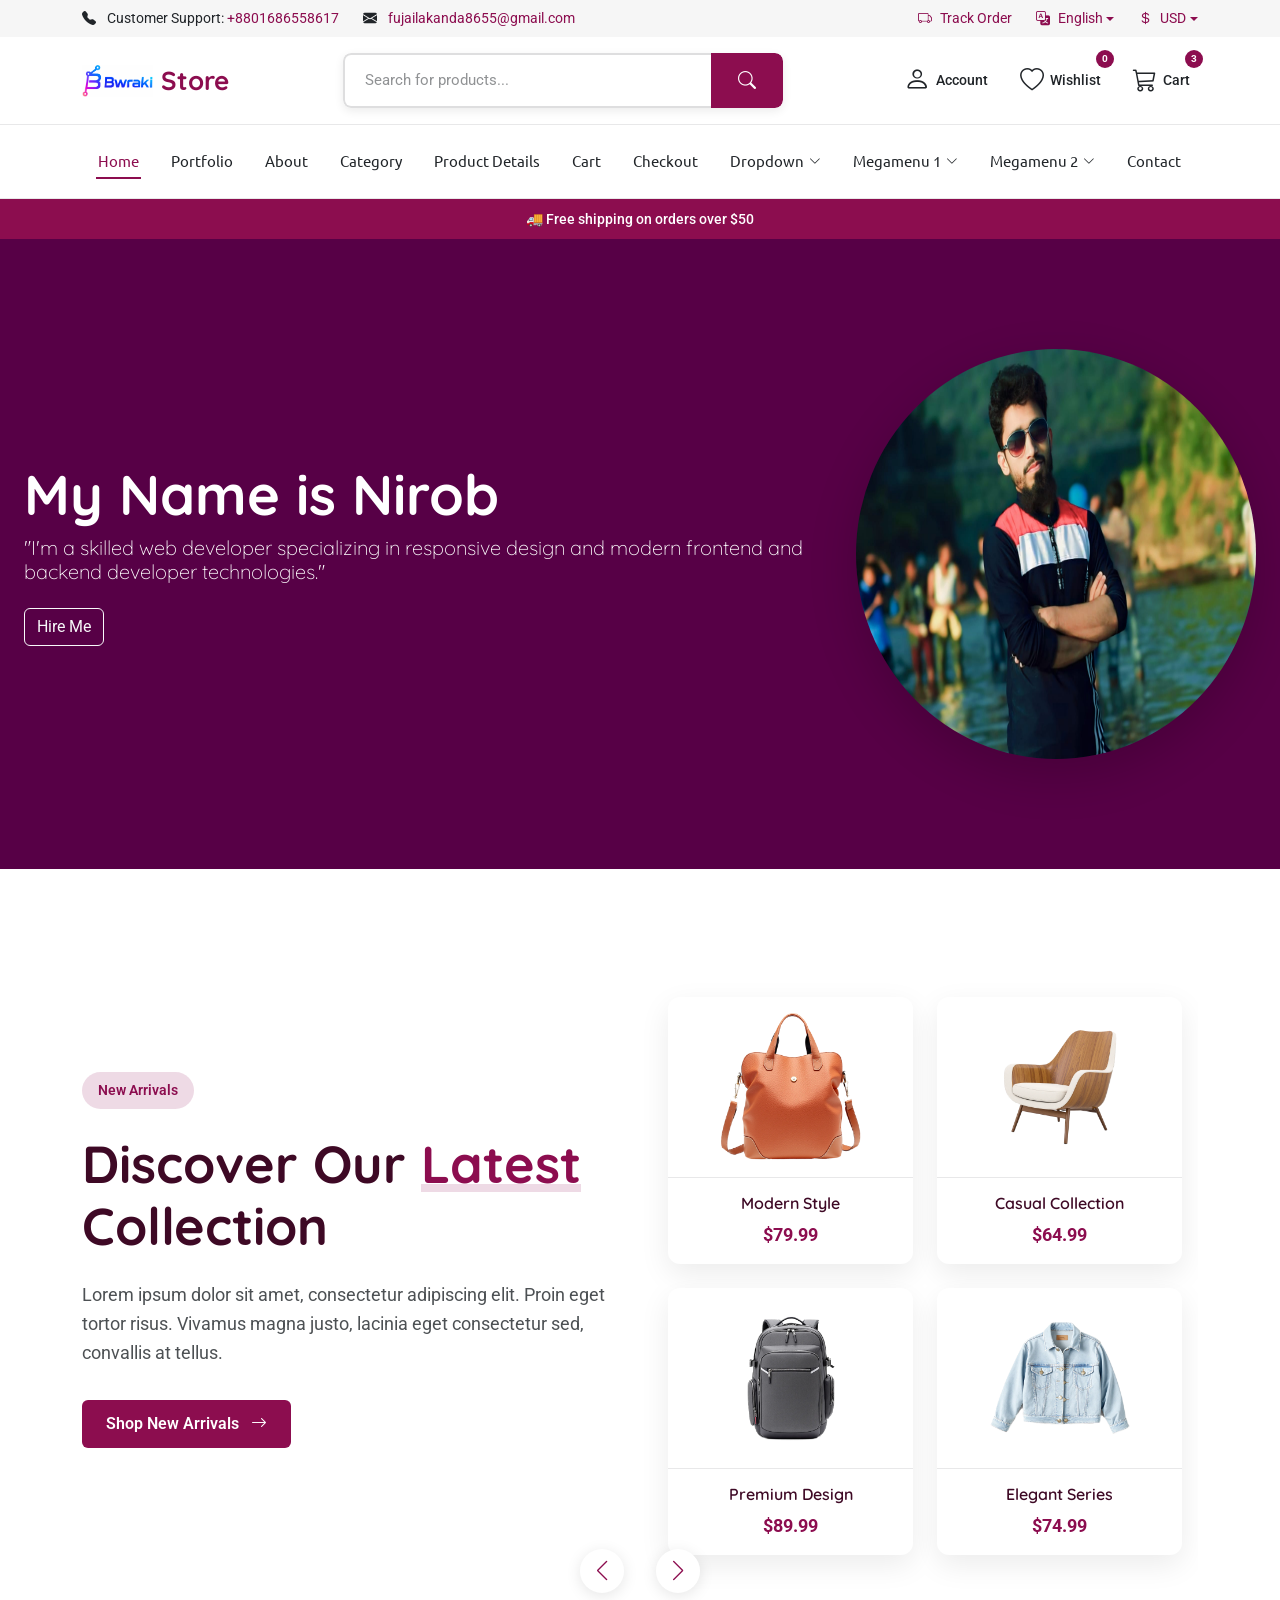
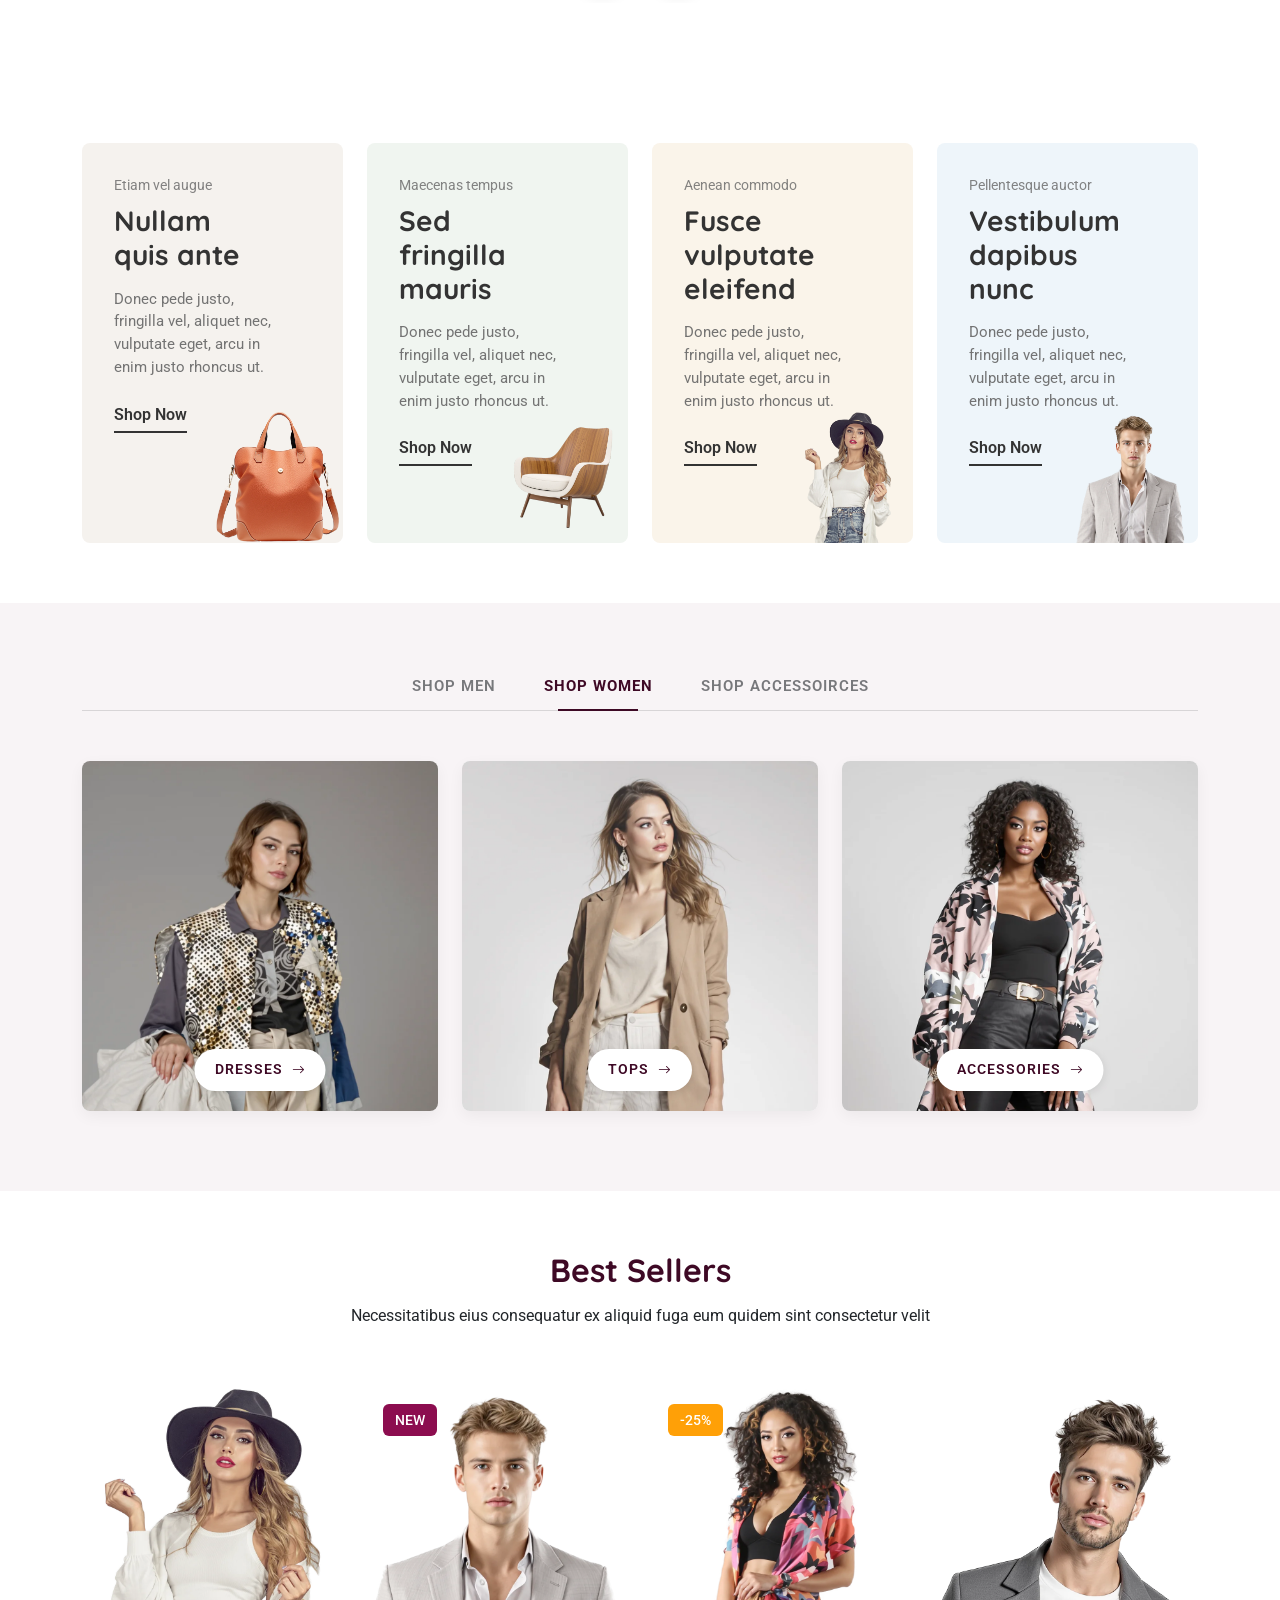
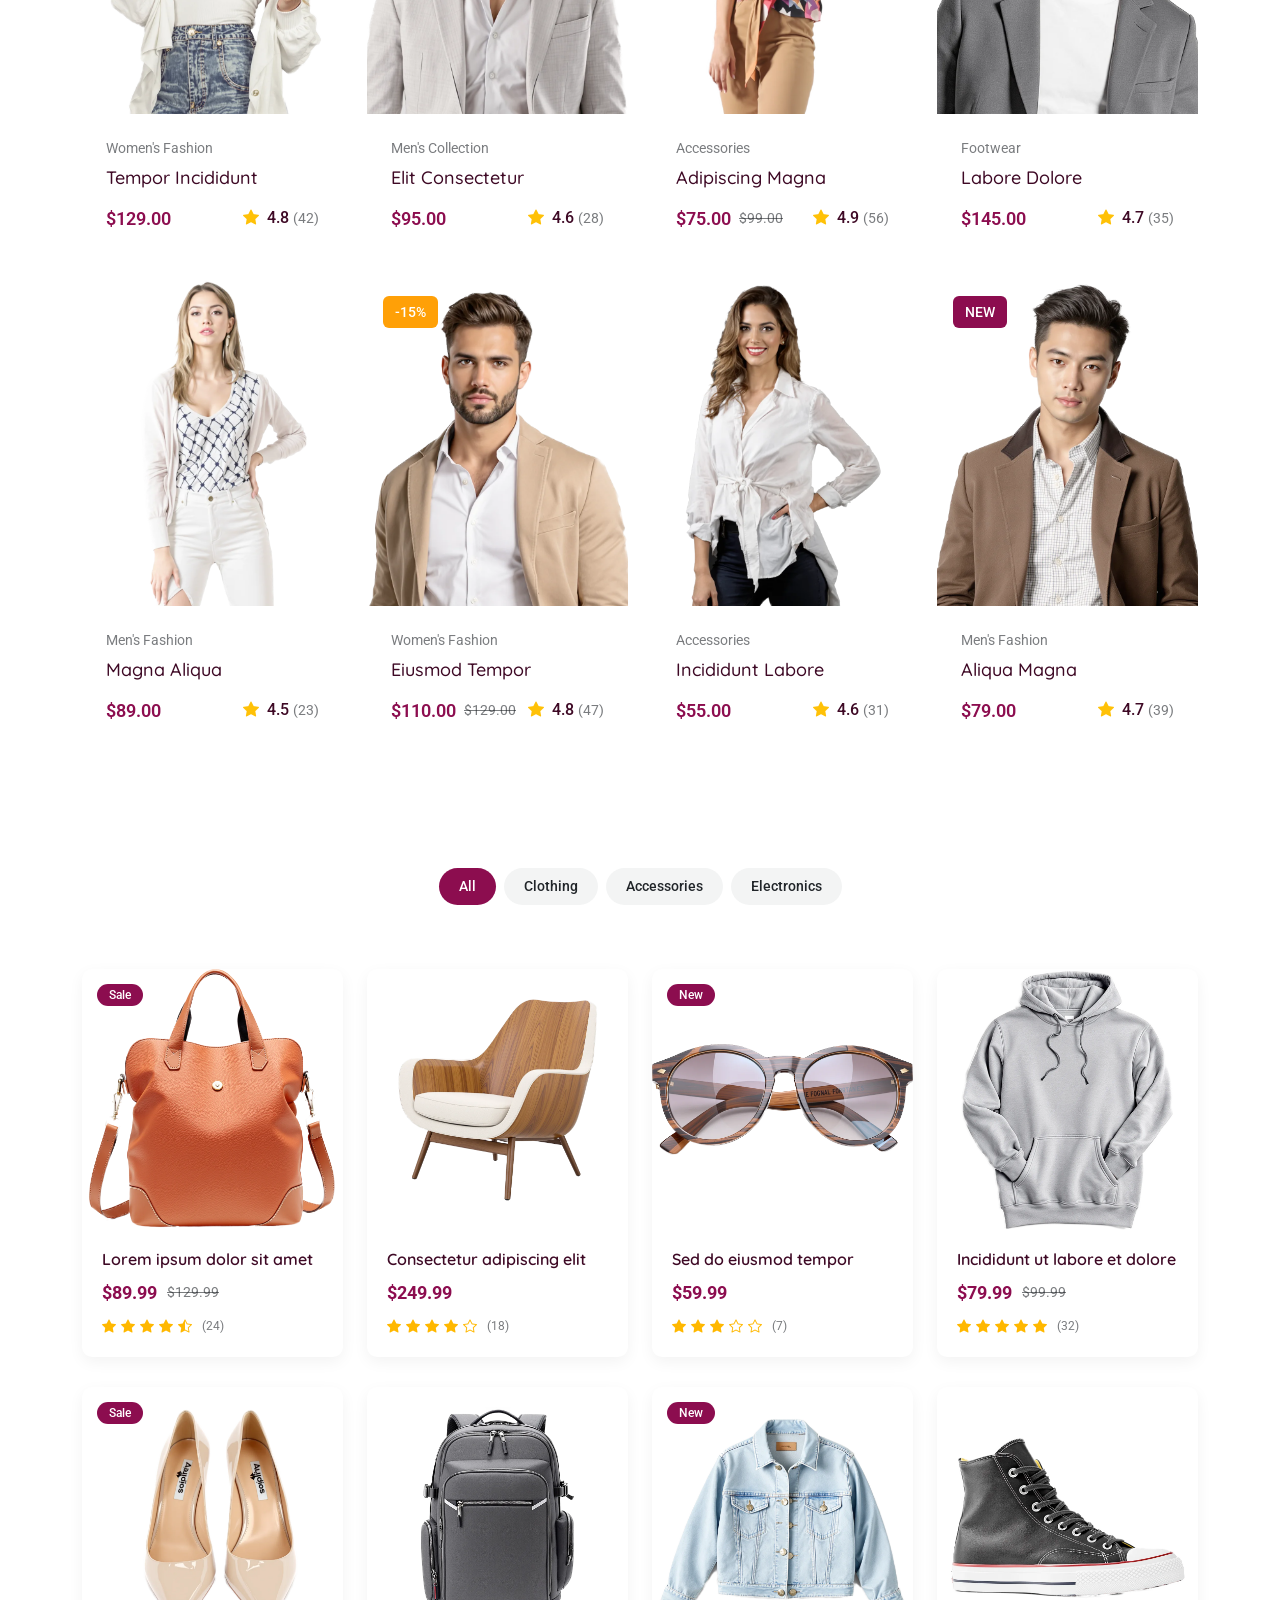
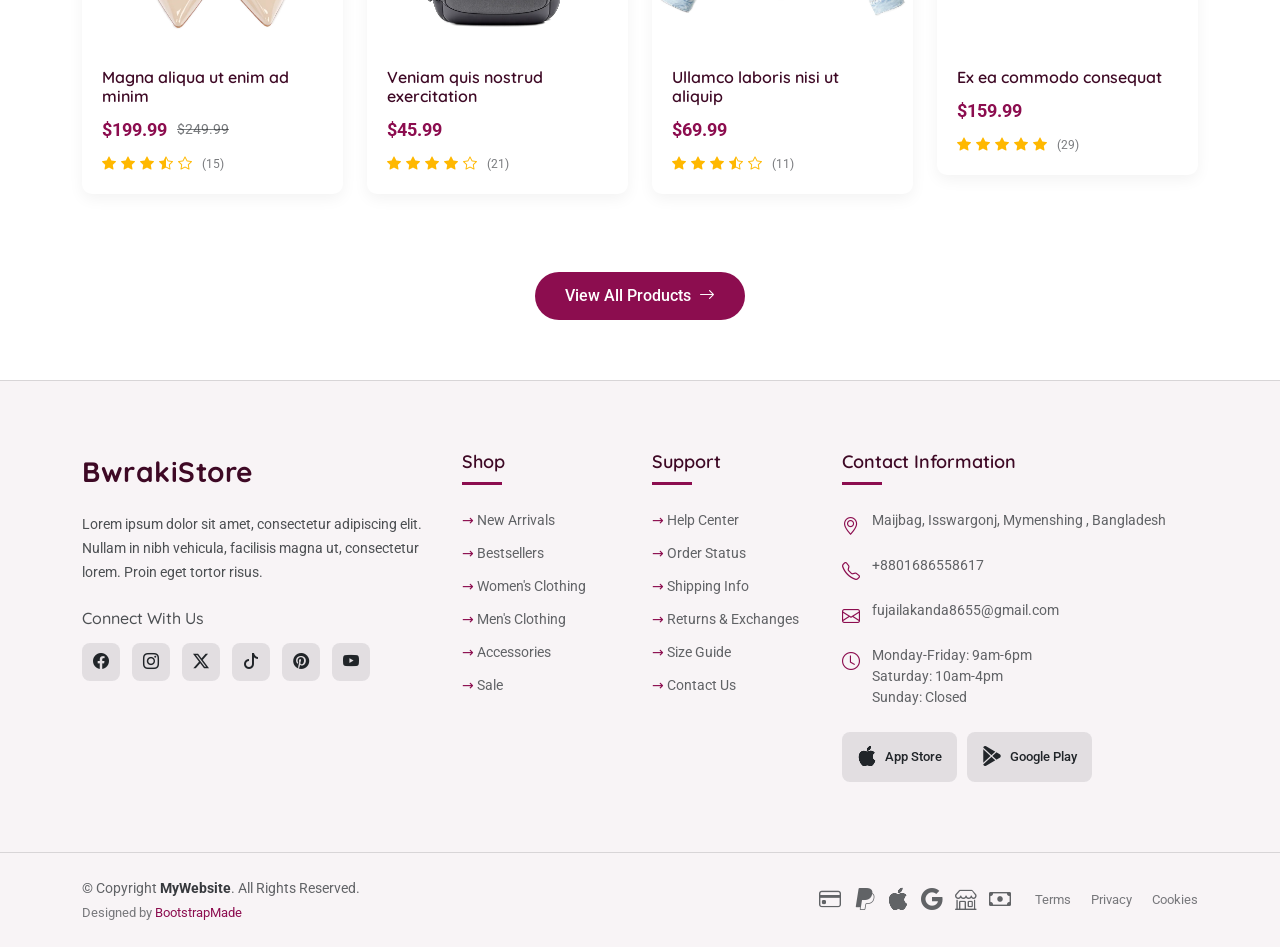
<file: index2.html>
<!DOCTYPE html>
<html lang="en">

<head>
  <meta charset="utf-8">
  <meta content="width=device-width, initial-scale=1.0" name="viewport">
  <title>Bwraki.com</title>
  <meta name="description" content="">
  <meta name="keywords" content="">

  <!-- Favicons -->
  <link href="icon.png" rel="icon">
  <link href="asset/img/apple-touch-icon.png" rel="apple-touch-icon">

  <!-- Fonts -->
  <link href="https://fonts.googleapis.com" rel="preconnect">
  <link href="https://fonts.gstatic.com" rel="preconnect" crossorigin>
  <link href="https://fonts.googleapis.com/css2?family=Roboto:ital,wght@0,100;0,300;0,400;0,500;0,700;0,900;1,100;1,300;1,400;1,500;1,700;1,900&family=Ubuntu:ital,wght@0,300;0,400;0,500;0,700;1,300;1,400;1,500;1,700&family=Quicksand:wght@300;400;500;600;700&display=swap" rel="stylesheet">

  <!-- Vendor CSS Files -->
  <link href="asset/vendor/bootstrap/css/bootstrap.min.css" rel="stylesheet">
  <link href="asset/vendor/bootstrap-icons/bootstrap-icons.css" rel="stylesheet">
  <link href="asset/vendor/swiper/swiper-bundle.min.css" rel="stylesheet">
  <link href="asset/vendor/aos/aos.css" rel="stylesheet">
  <link href="asset/vendor/glightbox/css/glightbox.min.css" rel="stylesheet">
  <link href="asset/vendor/drift-zoom/drift-basic.css" rel="stylesheet">

  <!-- Main CSS File -->
  <link href="asset/css/main.css" rel="stylesheet">

  <!-- =======================================================
  * Template Name: FashionStore
  * Template URL: https://bootstrapmade.com/fashion-store-bootstrap-template/
  * Updated: Apr 26 2025 with Bootstrap v5.3.5
  * Author: BootstrapMade.com
  * License: https://bootstrapmade.com/license/
  ======================================================== -->
</head>

<body class="index2-page">

  <header id="header" class="header position-relative">
    <!-- Top Bar -->
    <div class="top-bar py-2 d-none d-lg-block">
      <div class="container-fluid container-xl">
        <div class="row align-items-center">
          <div class="col-lg-6">
            <div class="d-flex align-items-center">
              <div class="top-bar-item me-4">
                <i class="bi bi-telephone-fill me-2"></i>
                <span>Customer Support: </span>
                <a href="tel:+1234567890">+8801686558617</a>
              </div>
              <div class="top-bar-item">
                <i class="bi bi-envelope-fill me-2"></i>
                <a href="mailto:fujailakanda8655@gmail.com">fujailakanda8655@gmail.com</a>
              </div>
            </div>
          </div>

          <div class="col-lg-6">
            <div class="d-flex justify-content-end">
              <div class="top-bar-item me-4">
                <a href="track-order.html">
                  <i class="bi bi-truck me-2"></i>Track Order
                </a>
              </div>
              <div class="top-bar-item dropdown me-4">
                <a href="#" class="dropdown-toggle" data-bs-toggle="dropdown">
                  <i class="bi bi-translate me-2"></i>English
                </a>
                <ul class="dropdown-menu">
                  <li><a class="dropdown-item" href="#"><i class="bi bi-check2 me-2 selected-icon"></i>English</a></li>
                  <li><a class="dropdown-item" href="#">Español</a></li>
                  <li><a class="dropdown-item" href="#">Français</a></li>
                  <li><a class="dropdown-item" href="#">Deutsch</a></li>
                   <li><a class="dropdown-item" href="#">Bangla</a></li>
                    <li><a class="dropdown-item" href="#">Arabic</a></li>
                </ul>
              </div>
              <div class="top-bar-item dropdown">
                <a href="#" class="dropdown-toggle" data-bs-toggle="dropdown">
                  <i class="bi bi-currency-dollar me-2"></i>USD
                </a>
                <ul class="dropdown-menu">
                  <li><a class="dropdown-item" href="#"><i class="bi bi-check2 me-2 selected-icon"></i>USD</a></li>
                  <li><a class="dropdown-item" href="#">EUR</a></li>
                  <li><a class="dropdown-item" href="#">GBP</a></li>
                    <li><a class="dropdown-item" href="#">BDT</a></li>
                </ul>
              </div>
            </div>
          </div>
        </div>
      </div>
    </div>

    <!-- Main Header -->
    <div class="main-header">
      <div class="container-fluid container-xl">
        <div class="d-flex py-3 align-items-center justify-content-between">

          <!-- Logo -->
          <a href="index2.html" class="logo d-flex align-items-center">
            <!-- Uncomment the line below if you also wish to use an image logo -->
            <!-- <img src="assets/img/logo.webp" alt=""> -->
             <div class="logo">
      <img src="icon.png" alt="Logo">
    </div>
            <h1 class="sitename"><span>Store</span></h1>
          </a>

          <!-- Search -->
          <form class="search-form desktop-search-form">
            <div class="input-group">
              <input type="text" class="form-control" placeholder="Search for products...">
              <button class="btn search-btn" type="submit">
                <i class="bi bi-search"></i>
              </button>
            </div>
          </form>

          <!-- Actions -->
          <div class="header-actions d-flex align-items-center justify-content-end">

            <!-- Mobile Search Toggle -->
            <button class="header-action-btn mobile-search-toggle d-xl-none" type="button" data-bs-toggle="collapse" data-bs-target="#mobileSearch" aria-expanded="false" aria-controls="mobileSearch">
              <i class="bi bi-search"></i>
            </button>

            <!-- Account -->
            <div class="dropdown account-dropdown">
              <button class="header-action-btn" data-bs-toggle="dropdown">
                <i class="bi bi-person"></i>
                <span class="action-text d-none d-md-inline-block">Account</span>
              </button>
              <div class="dropdown-menu">
                <div class="dropdown-header">
            <h6>Welcome to <span class="sitename">Bwraki Store</span></h6>
                  <p class="mb-0">Access account &amp; manage orders</p>
                </div>
                <div class="dropdown-body">
                  <a class="dropdown-item d-flex align-items-center" href="account.html">
                    <i class="bi bi-person-circle me-2"></i>
                    <span>My Profile</span>
                  </a>
                  <a class="dropdown-item d-flex align-items-center" href="orders.html">
                    <i class="bi bi-bag-check me-2"></i>
                    <span>My Orders</span>
                  </a>
                  <a class="dropdown-item d-flex align-items-center" href="wishlist.html">
                    <i class="bi bi-heart me-2"></i>
                    <span>My Wishlist</span>
                  </a>
                  <a class="dropdown-item d-flex align-items-center" href="returns.html">
                    <i class="bi bi-arrow-return-left me-2"></i>
                    <span>Returns &amp; Refunds</span>
                  </a>
                  <a class="dropdown-item d-flex align-items-center" href="settings.html">
                    <i class="bi bi-gear me-2"></i>
                    <span>Settings</span>
                  </a>
                </div>
                <div class="dropdown-footer">
                  <a href="login.html" class="btn btn-primary w-100 mb-2">Sign In</a>
                  <a href="register.html" class="btn btn-outline-primary w-100">Register</a>
                </div>
              </div>
            </div>

            <!-- Wishlist -->
            <a href="wishlist.html" class="header-action-btn d-none d-md-flex">
              <i class="bi bi-heart"></i>
              <span class="action-text d-none d-md-inline-block">Wishlist</span>
              <span class="badge">0</span>
            </a>

            <!-- Cart -->
            <div class="dropdown cart-dropdown">
              <button class="header-action-btn" data-bs-toggle="dropdown">
                <i class="bi bi-cart3"></i>
                <span class="action-text d-none d-md-inline-block">Cart</span>
                <span class="badge">3</span>
              </button>
              <div class="dropdown-menu cart-dropdown-menu">
                <div class="dropdown-header">
                  <h6>Shopping Cart (3)</h6>
                </div>
                <div class="dropdown-body">
                  <div class="cart-items">
                    <!-- Cart Item 1 -->
                    <div class="cart-item">
                      <div class="cart-item-image">
                        <img src="assets/img/product/product-1.webp" alt="Product" class="img-fluid">
                      </div>
                      <div class="cart-item-content">
                        <h6 class="cart-item-title">Wireless Headphones</h6>
                        <div class="cart-item-meta">1 × $89.99</div>
                      </div>
                      <button class="cart-item-remove">
                        <i class="bi bi-x"></i>
                      </button>
                    </div>

                    <!-- Cart Item 2 -->
                    <div class="cart-item">
                      <div class="cart-item-image">
                        <img src="assets/img/product/product-2.webp" alt="Product" class="img-fluid">
                      </div>
                      <div class="cart-item-content">
                        <h6 class="cart-item-title">Smart Watch</h6>
                        <div class="cart-item-meta">1 × $129.99</div>
                      </div>
                      <button class="cart-item-remove">
                        <i class="bi bi-x"></i>
                      </button>
                    </div>

                    <!-- Cart Item 3 -->
                    <div class="cart-item">
                      <div class="cart-item-image">
                        <img src="asset/img/product/product-3.webp" alt="Product" class="img-fluid">
                      </div>
                      <div class="cart-item-content">
                        <h6 class="cart-item-title">Bluetooth Speaker</h6>
                        <div class="cart-item-meta">1 × $59.99</div>
                      </div>
                      <button class="cart-item-remove">
                        <i class="bi bi-x"></i>
                      </button>
                    </div>
                  </div>
                </div>
                <div class="dropdown-footer">
                  <div class="cart-total">
                    <span>Total:</span>
                    <span class="cart-total-price">$279.97</span>
                  </div>
                  <div class="cart-actions">
                    <a href="cart.html" class="btn btn-outline-primary">View Cart</a>
                    <a href="checkout.html" class="btn btn-primary">Checkout</a>
                  </div>
                </div>
              </div>
            </div>

            <!-- Mobile Navigation Toggle -->
            <i class="mobile-nav-toggle d-xl-none bi bi-list me-0"></i>

          </div>
        </div>
      </div>
    </div>

    <!-- Navigation -->
    <div class="header-nav">
      <div class="container-fluid container-xl position-relative">
        <nav id="navmenu" class="navmenu">
          <ul>
            <li><a href="index2.html" class="active">Home</a></li>
             <li><a href="fason/index2.html">Portfolio</a></li>
            <li><a href="about.html">About</a></li>
            <li><a href="category.html">Category</a></li>
            <li><a href="product-details.html">Product Details</a></li>
            <li><a href="cart.html">Cart</a></li>
            <li><a href="checkout.html">Checkout</a></li>
            <li class="dropdown"><a href="#"><span>Dropdown</span> <i class="bi bi-chevron-down toggle-dropdown"></i></a>
              <ul>
                <li><a href="#">Dropdown 1</a></li>
                <li class="dropdown"><a href="#"><span>Deep Dropdown</span> <i class="bi bi-chevron-down toggle-dropdown"></i></a>
                  <ul>
                    <li><a href="#">Deep Dropdown 1</a></li>
                    <li><a href="#">Deep Dropdown 2</a></li>
                    <li><a href="#">Deep Dropdown 3</a></li>
                    <li><a href="#">Deep Dropdown 4</a></li>
                    <li><a href="#">Deep Dropdown 5</a></li>
                  </ul>
                </li>
                <li><a href="#">Dropdown 2</a></li>
                <li><a href="#">Dropdown 3</a></li>
                <li><a href="#">Dropdown 4</a></li>
              </ul>
            </li>

            <!-- Products Mega Menu 1 -->
            <li class="products-megamenu-1"><a href="#"><span>Megamenu 1</span> <i class="bi bi-chevron-down toggle-dropdown"></i></a>

              <!-- Products Mega Menu 1 Mobile View -->
              <ul class="mobile-megamenu">

                <li><a href="#">Featured Products</a></li>
                <li><a href="#">New Arrivals</a></li>
                <li><a href="#">Sale Items</a></li>

                <li class="dropdown"><a href="#"><span>Clothing</span> <i class="bi bi-chevron-down toggle-dropdown"></i></a>
                  <ul>
                    <li><a href="#">Men's Wear</a></li>
                    <li><a href="#">Women's Wear</a></li>
                    <li><a href="#">Kids Collection</a></li>
                    <li><a href="#">Sportswear</a></li>
                    <li><a href="#">Accessories</a></li>
                  </ul>
                </li>

                <li class="dropdown"><a href="#"><span>Electronics</span> <i class="bi bi-chevron-down toggle-dropdown"></i></a>
                  <ul>
                    <li><a href="#">Smartphones</a></li>
                    <li><a href="#">Laptops</a></li>
                    <li><a href="#">Audio Devices</a></li>
                    <li><a href="#">Smart Home</a></li>
                    <li><a href="#">Accessories</a></li>
                  </ul>
                </li>

                <li class="dropdown"><a href="#"><span>Home &amp; Living</span> <i class="bi bi-chevron-down toggle-dropdown"></i></a>
                  <ul>
                    <li><a href="#">Furniture</a></li>
                    <li><a href="#">Decor</a></li>
                    <li><a href="#">Kitchen</a></li>
                    <li><a href="#">Bedding</a></li>
                    <li><a href="#">Lighting</a></li>
                  </ul>
                </li>

                <li class="dropdown"><a href="#"><span>Beauty</span> <i class="bi bi-chevron-down toggle-dropdown"></i></a>
                  <ul>
                    <li><a href="#">Skincare</a></li>
                    <li><a href="#">Makeup</a></li>
                    <li><a href="#">Haircare</a></li>
                    <li><a href="#">Fragrances</a></li>
                    <li><a href="#">Personal Care</a></li>
                  </ul>
                </li>

              </ul><!-- End Products Mega Menu 1 Mobile View -->

              <!-- Products Mega Menu 1 Desktop View -->
              <div class="desktop-megamenu">

                <div class="megamenu-tabs">
                  <ul class="nav nav-tabs" id="productMegaMenuTabs" role="tablist">
                    <li class="nav-item" role="presentation">
                      <button class="nav-link active" id="featured-tab" data-bs-toggle="tab" data-bs-target="#featured-content-1862" type="button" aria-selected="true" role="tab">Featured</button>
                    </li>
                    <li class="nav-item" role="presentation">
                      <button class="nav-link" id="new-tab" data-bs-toggle="tab" data-bs-target="#new-content-1862" type="button" aria-selected="false" tabindex="-1" role="tab">New Arrivals</button>
                    </li>
                    <li class="nav-item" role="presentation">
                      <button class="nav-link" id="sale-tab" data-bs-toggle="tab" data-bs-target="#sale-content-1862" type="button" aria-selected="false" tabindex="-1" role="tab">Sale</button>
                    </li>
                    <li class="nav-item" role="presentation">
                      <button class="nav-link" id="category-tab" data-bs-toggle="tab" data-bs-target="#category-content-1862" type="button" aria-selected="false" tabindex="-1" role="tab">Categories</button>
                    </li>
                  </ul>
                </div>

                <!-- Tabs Content -->
                <div class="megamenu-content tab-content">

                  <!-- Featured Tab -->
                  <div class="tab-pane fade show active" id="featured-content-1862" role="tabpanel" aria-labelledby="featured-tab">
                    <div class="product-grid">
                      <div class="product-card">
                        <div class="product-image">
                          <img src="asset/img/product/product-1.webp" alt="Featured Product" loading="lazy">
                        </div>
                        <div class="product-info">
                          <h5>Premium Headphones</h5>
                          <p class="price">$129.99</p>
                          <a href="#" class="btn-view">View Product</a>
                        </div>
                      </div>
                      <div class="product-card">
                        <div class="product-image">
                          <img src="asset/img/product/product-2.webp" alt="Featured Product" loading="lazy">
                        </div>
                        <div class="product-info">
                          <h5>Smart Watch</h5>
                          <p class="price">$199.99</p>
                          <a href="#" class="btn-view">View Product</a>
                        </div>
                      </div>
                      <div class="product-card">
                        <div class="product-image">
                          <img src="asset/img/product/product-3.webp" alt="Featured Product" loading="lazy">
                        </div>
                        <div class="product-info">
                          <h5>Wireless Earbuds</h5>
                          <p class="price">$89.99</p>
                          <a href="#" class="btn-view">View Product</a>
                        </div>
                      </div>
                      <div class="product-card">
                        <div class="product-image">
                          <img src="asset/img/product/product-4.webp" alt="Featured Product" loading="lazy">
                        </div>
                        <div class="product-info">
                          <h5>Bluetooth Speaker</h5>
                          <p class="price">$79.99</p>
                          <a href="#" class="btn-view">View Product</a>
                        </div>
                      </div>
                    </div>
                  </div>

                  <!-- New Arrivals Tab -->
                  <div class="tab-pane fade" id="new-content-1862" role="tabpanel" aria-labelledby="new-tab">
                    <div class="product-grid">
                      <div class="product-card">
                        <div class="product-image">
                          <img src="asset/img/product/product-5.webp" alt="New Arrival" loading="lazy">
                          <span class="badge-new">New</span>
                        </div>
                        <div class="product-info">
                          <h5>Fitness Tracker</h5>
                          <p class="price">$69.99</p>
                          <a href="#" class="btn-view">View Product</a>
                        </div>
                      </div>
                      <div class="product-card">
                        <div class="product-image">
                          <img src="asset/img/product/product-6.webp" alt="New Arrival" loading="lazy">
                          <span class="badge-new">New</span>
                        </div>
                        <div class="product-info">
                          <h5>Wireless Charger</h5>
                          <p class="price">$39.99</p>
                          <a href="#" class="btn-view">View Product</a>
                        </div>
                      </div>
                      <div class="product-card">
                        <div class="product-image">
                          <img src="asset/img/product/product-7.webp" alt="New Arrival" loading="lazy">
                          <span class="badge-new">New</span>
                        </div>
                        <div class="product-info">
                          <h5>Smart Bulb Set</h5>
                          <p class="price">$49.99</p>
                          <a href="#" class="btn-view">View Product</a>
                        </div>
                      </div>
                      <div class="product-card">
                        <div class="product-image">
                          <img src="asset/img/product/product-8.webp" alt="New Arrival" loading="lazy">
                          <span class="badge-new">New</span>
                        </div>
                        <div class="product-info">
                          <h5>Portable Power Bank</h5>
                          <p class="price">$59.99</p>
                          <a href="#" class="btn-view">View Product</a>
                        </div>
                      </div>
                    </div>
                  </div>

                  <!-- Sale Tab -->
                  <div class="tab-pane fade" id="sale-content-1862" role="tabpanel" aria-labelledby="sale-tab">
                    <div class="product-grid">
                      <div class="product-card">
                        <div class="product-image">
                          <img src="asset/img/product/product-9.webp" alt="Sale Product" loading="lazy">
                          <span class="badge-sale">-30%</span>
                        </div>
                        <div class="product-info">
                          <h5>Wireless Keyboard</h5>
                          <p class="price"><span class="original-price">$89.99</span> $62.99</p>
                          <a href="#" class="btn-view">View Product</a>
                        </div>
                      </div>
                      <div class="product-card">
                        <div class="product-image">
                          <img src="asset/img/product/product-10.webp" alt="Sale Product" loading="lazy">
                          <span class="badge-sale">-25%</span>
                        </div>
                        <div class="product-info">
                          <h5>Gaming Mouse</h5>
                          <p class="price"><span class="original-price">$59.99</span> $44.99</p>
                          <a href="#" class="btn-view">View Product</a>
                        </div>
                      </div>
                      <div class="product-card">
                        <div class="product-image">
                          <img src="asset/img/product/product-11.webp" alt="Sale Product" loading="lazy">
                          <span class="badge-sale">-40%</span>
                        </div>
                        <div class="product-info">
                          <h5>Desk Lamp</h5>
                          <p class="price"><span class="original-price">$49.99</span> $29.99</p>
                          <a href="#" class="btn-view">View Product</a>
                        </div>
                      </div>
                      <div class="product-card">
                        <div class="product-image">
                          <img src="asset/img/product/product-12.webp" alt="Sale Product" loading="lazy">
                          <span class="badge-sale">-20%</span>
                        </div>
                        <div class="product-info">
                          <h5>USB-C Hub</h5>
                          <p class="price"><span class="original-price">$39.99</span> $31.99</p>
                          <a href="#" class="btn-view">View Product</a>
                        </div>
                      </div>
                    </div>
                  </div>

                  <!-- Categories Tab -->
                  <div class="tab-pane fade" id="category-content-1862" role="tabpanel" aria-labelledby="category-tab">
                    <div class="category-grid">
                      <div class="category-column">
                        <h4>Clothing</h4>
                        <ul>
                          <li><a href="#">Men's Wear</a></li>
                          <li><a href="#">Women's Wear</a></li>
                          <li><a href="#">Kids Collection</a></li>
                          <li><a href="#">Sportswear</a></li>
                          <li><a href="#">Accessories</a></li>
                        </ul>
                      </div>
                      <div class="category-column">
                        <h4>Electronics</h4>
                        <ul>
                          <li><a href="#">Smartphones</a></li>
                          <li><a href="#">Laptops</a></li>
                          <li><a href="#">Audio Devices</a></li>
                          <li><a href="#">Smart Home</a></li>
                          <li><a href="#">Accessories</a></li>
                        </ul>
                      </div>
                      <div class="category-column">
                        <h4>Home &amp; Living</h4>
                        <ul>
                          <li><a href="#">Furniture</a></li>
                          <li><a href="#">Decor</a></li>
                          <li><a href="#">Kitchen</a></li>
                          <li><a href="#">Bedding</a></li>
                          <li><a href="#">Lighting</a></li>
                        </ul>
                      </div>
                      <div class="category-column">
                        <h4>Beauty</h4>
                        <ul>
                          <li><a href="#">Skincare</a></li>
                          <li><a href="#">Makeup</a></li>
                          <li><a href="#">Haircare</a></li>
                          <li><a href="#">Fragrances</a></li>
                          <li><a href="#">Personal Care</a></li>
                        </ul>
                      </div>
                    </div>
                  </div>

                </div>

              </div><!-- End Products Mega Menu 1 Desktop View -->

            </li><!-- End Products Mega Menu 1 -->
            <!-- Products Mega Menu 2 -->
            <li class="products-megamenu-2"><a href="#"><span>Megamenu 2</span> <i class="bi bi-chevron-down toggle-dropdown"></i></a>

              <!-- Products Mega Menu 2 Mobile View -->
              <ul class="mobile-megamenu">

                <li><a href="#">Women</a></li>
                <li><a href="#">Men</a></li>
                <li><a href="#">Kids'</a></li>

                <li class="dropdown"><a href="#"><span>Clothing</span> <i class="bi bi-chevron-down toggle-dropdown"></i></a>
                  <ul>
                    <li><a href="#">Shirts &amp; Tops</a></li>
                    <li><a href="#">Coats &amp; Outerwear</a></li>
                    <li><a href="#">Underwear</a></li>
                    <li><a href="#">Sweatshirts</a></li>
                    <li><a href="#">Dresses</a></li>
                    <li><a href="#">Swimwear</a></li>
                  </ul>
                </li>

                <li class="dropdown"><a href="#"><span>Shoes</span> <i class="bi bi-chevron-down toggle-dropdown"></i></a>
                  <ul>
                    <li><a href="#">Boots</a></li>
                    <li><a href="#">Sandals</a></li>
                    <li><a href="#">Heels</a></li>
                    <li><a href="#">Loafers</a></li>
                    <li><a href="#">Slippers</a></li>
                    <li><a href="#">Oxfords</a></li>
                  </ul>
                </li>

                <li class="dropdown"><a href="#"><span>Accessories</span> <i class="bi bi-chevron-down toggle-dropdown"></i></a>
                  <ul>
                    <li><a href="#">Handbags</a></li>
                    <li><a href="#">Eyewear</a></li>
                    <li><a href="#">Hats</a></li>
                    <li><a href="#">Watches</a></li>
                    <li><a href="#">Jewelry</a></li>
                    <li><a href="#">Belts</a></li>
                  </ul>
                </li>

                <li class="dropdown"><a href="#"><span>Specialty Sizes</span> <i class="bi bi-chevron-down toggle-dropdown"></i></a>
                  <ul>
                    <li><a href="#">Plus Size</a></li>
                    <li><a href="#">Petite</a></li>
                    <li><a href="#">Wide Shoes</a></li>
                    <li><a href="#">Narrow Shoes</a></li>
                  </ul>
                </li>

              </ul><!-- End Products Mega Menu 2 Mobile View -->

              <!-- Products Mega Menu 2 Desktop View -->
              <div class="desktop-megamenu">

                <div class="megamenu-tabs">
                  <ul class="nav nav-tabs" role="tablist">
                    <li class="nav-item" role="presentation">
                      <button class="nav-link active" id="womens-tab" data-bs-toggle="tab" data-bs-target="#womens-content-1883" type="button" aria-selected="true" role="tab">WOMEN</button>
                    </li>
                    <li class="nav-item" role="presentation">
                      <button class="nav-link" id="mens-tab" data-bs-toggle="tab" data-bs-target="#mens-content-1883" type="button" aria-selected="false" tabindex="-1" role="tab">MEN</button>
                    </li>
                    <li class="nav-item" role="presentation">
                      <button class="nav-link" id="kids-tab" data-bs-toggle="tab" data-bs-target="#kids-content-1883" type="button" aria-selected="false" tabindex="-1" role="tab">KIDS</button>
                    </li>
                  </ul>
                </div>

                <!-- Tabs Content -->
                <div class="megamenu-content tab-content">

                  <!-- Women Tab -->
                  <div class="tab-pane fade show active" id="womens-content-1883" role="tabpanel" aria-labelledby="womens-tab">
                    <div class="category-layout">
                      <div class="categories-section">
                        <div class="category-headers">
                          <h4>Clothing</h4>
                          <h4>Shoes</h4>
                          <h4>Accessories</h4>
                          <h4>Specialty Sizes</h4>
                        </div>

                        <div class="category-links">
                          <div class="link-row">
                            <a href="#">Shirts &amp; Tops</a>
                            <a href="#">Boots</a>
                            <a href="#">Handbags</a>
                            <a href="#">Plus Size</a>
                          </div>
                          <div class="link-row">
                            <a href="#">Coats &amp; Outerwear</a>
                            <a href="#">Sandals</a>
                            <a href="#">Eyewear</a>
                            <a href="#">Petite</a>
                          </div>
                          <div class="link-row">
                            <a href="#">Underwear</a>
                            <a href="#">Heels</a>
                            <a href="#">Hats</a>
                            <a href="#">Wide Shoes</a>
                          </div>
                          <div class="link-row">
                            <a href="#">Sweatshirts</a>
                            <a href="#">Loafers</a>
                            <a href="#">Watches</a>
                            <a href="#">Narrow Shoes</a>
                          </div>
                          <div class="link-row">
                            <a href="#">Dresses</a>
                            <a href="#">Slippers</a>
                            <a href="#">Jewelry</a>
                            <a href="#"></a>
                          </div>
                          <div class="link-row">
                            <a href="#">Swimwear</a>
                            <a href="#">Oxfords</a>
                            <a href="#">Belts</a>
                            <a href="#"></a>
                          </div>
                          <div class="link-row">
                            <a href="#">View all</a>
                            <a href="#">View all</a>
                            <a href="#">View all</a>
                            <a href="#"></a>
                          </div>
                        </div>
                      </div>
                      <div class="featured-section">
                        <div class="featured-image">
                          <img src="asset/img/product/product-f-1.webp" alt="Women's Heels Collection">
                          <div class="featured-content">
                            <h3>Women's<br>Bags<br>Collection</h3>
                            <a href="#" class="btn-shop">Shop now</a>
                          </div>
                        </div>
                      </div>
                    </div>
                  </div>

                  <!-- Men Tab -->
                  <div class="tab-pane fade" id="mens-content-1883" role="tabpanel" aria-labelledby="mens-tab">
                    <div class="category-layout">
                      <div class="categories-section">
                        <div class="category-headers">
                          <h4>Clothing</h4>
                          <h4>Shoes</h4>
                          <h4>Accessories</h4>
                          <h4>Specialty Sizes</h4>
                        </div>

                        <div class="category-links">
                          <div class="link-row">
                            <a href="#">Shirts &amp; Polos</a>
                            <a href="#">Sneakers</a>
                            <a href="#">Watches</a>
                            <a href="#">Big &amp; Tall</a>
                          </div>
                          <div class="link-row">
                            <a href="#">Jackets &amp; Coats</a>
                            <a href="#">Boots</a>
                            <a href="#">Belts</a>
                            <a href="#">Slim Fit</a>
                          </div>
                          <div class="link-row">
                            <a href="#">Underwear</a>
                            <a href="#">Loafers</a>
                            <a href="#">Ties</a>
                            <a href="#">Wide Shoes</a>
                          </div>
                          <div class="link-row">
                            <a href="#">Hoodies</a>
                            <a href="#">Dress Shoes</a>
                            <a href="#">Wallets</a>
                            <a href="#">Extended Sizes</a>
                          </div>
                          <div class="link-row">
                            <a href="#">Suits</a>
                            <a href="#">Sandals</a>
                            <a href="#">Sunglasses</a>
                            <a href="#"></a>
                          </div>
                          <div class="link-row">
                            <a href="#">Activewear</a>
                            <a href="#">Slippers</a>
                            <a href="#">Hats</a>
                            <a href="#"></a>
                          </div>
                          <div class="link-row">
                            <a href="#">View all</a>
                            <a href="#">View all</a>
                            <a href="#">View all</a>
                            <a href="#"></a>
                          </div>
                        </div>
                      </div>
                      <div class="featured-section">
                        <div class="featured-image">
                          <img src="asset/img/product/product-m-4.webp" alt="Men's Footwear Collection">
                          <div class="featured-content">
                            <h3>Men's<br>Footwear<br>Collection</h3>
                            <a href="#" class="btn-shop">Shop now</a>
                          </div>
                        </div>
                      </div>
                    </div>
                  </div>

                  <!-- Kids Tab -->
                  <div class="tab-pane fade" id="kids-content-1883" role="tabpanel" aria-labelledby="kids-tab">
                    <div class="category-layout">
                      <div class="categories-section">
                        <div class="category-headers">
                          <h4>Clothing</h4>
                          <h4>Shoes</h4>
                          <h4>Accessories</h4>
                          <h4>By Age</h4>
                        </div>

                        <div class="category-links">
                          <div class="link-row">
                            <a href="#">T-shirts &amp; Tops</a>
                            <a href="#">Sneakers</a>
                            <a href="#">Backpacks</a>
                            <a href="#">Babies (0-24 months)</a>
                          </div>
                          <div class="link-row">
                            <a href="#">Outerwear</a>
                            <a href="#">Boots</a>
                            <a href="#">Hats &amp; Caps</a>
                            <a href="#">Toddlers (2-4 years)</a>
                          </div>
                          <div class="link-row">
                            <a href="#">Pajamas</a>
                            <a href="#">Sandals</a>
                            <a href="#">Socks</a>
                            <a href="#">Kids (4-7 years)</a>
                          </div>
                          <div class="link-row">
                            <a href="#">Sweatshirts</a>
                            <a href="#">Slippers</a>
                            <a href="#">Gloves</a>
                            <a href="#">Older Kids (8-14 years)</a>
                          </div>
                          <div class="link-row">
                            <a href="#">Dresses</a>
                            <a href="#">School Shoes</a>
                            <a href="#">Scarves</a>
                            <a href="#"></a>
                          </div>
                          <div class="link-row">
                            <a href="#">Swimwear</a>
                            <a href="#">Sports Shoes</a>
                            <a href="#">Hair Accessories</a>
                            <a href="#"></a>
                          </div>
                          <div class="link-row">
                            <a href="#">View all</a>
                            <a href="#">View all</a>
                            <a href="#">View all</a>
                            <a href="#"></a>
                          </div>
                        </div>
                      </div>
                      <div class="featured-section">
                        <div class="featured-image">
                          <img src="asset/img/product/product-9.webp" alt="Kids' New Arrivals">
                          <div class="featured-content">
                            <h3>Kids<br>New<br>Arrivals</h3>
                            <a href="#" class="btn-shop">Shop now</a>
                          </div>
                        </div>
                      </div>
                    </div>
                  </div>

                </div>

              </div><!-- End Products Mega Menu 2 Desktop View -->

            </li><!-- End Products Mega Menu 2 -->

            <li><a href="contact.html">Contact</a></li>

          </ul>
        </nav>
      </div>
    </div>

    <!-- Announcement Bar -->
    <div class="announcement-bar py-2">
      <div class="container-fluid container-xl">
        <div class="announcement-slider swiper init-swiper">
          <script type="application/json" class="swiper-config">
            {
              "loop": true,
              "speed": 600,
              "autoplay": {
                "delay": 5000
              },
              "slidesPerView": 1,
              "effect": "slide",
              "direction": "vertical"
            }
          </script>
          <div class="swiper-wrapper">
            <div class="swiper-slide">🚚 Free shipping on orders over $50</div>
            <div class="swiper-slide">💰 30 days money back guarantee</div>
            <div class="swiper-slide">🎁 20% off on your first order - Use code: FIRST20</div>
            <div class="swiper-slide">⚡ Flash Sale! Up to 70% off on selected items</div>
          </div>
        </div>
      </div>
    </div>

    <!-- Mobile Search Form -->
    <div class="collapse" id="mobileSearch">
      <div class="container">
        <form class="search-form">
          <div class="input-group">
            <input type="text" class="form-control" placeholder="Search for products...">
            <button class="btn search-btn" type="submit">
              <i class="bi bi-search"></i>
            </button>
          </div>
        </form>
      </div>
    </div>

  </header>


<section class="hero-section container-fluid text-white d-flex flex-column flex-lg-row align-items-center justify-content-between py-5 px-4">
  <div class="hero-text">
    <h1 class="display-4 fw-bold">My Name is Nirob</h1>
    <h6 class="lead"> "I'm a skilled web developer specializing in responsive design and modern frontend and backend developer  technologies."</h6>
    <a href="mailto:fujailakanda8655@gmail.com" class="btn btn-outline-light mt-3">Hire Me</a>
  </div>
  <div class="mt-4 mt-lg-0">
    <img src="fujail2.jpg" class="rounded-circle shadow-lg" class="img-fluid animated"alt="Nirob Image">
   
  </div>
</section>






  <main class="main">

    <!-- Hero Section -->
    <section class="ecommerce-hero-2 hero section" id="hero">
      <div class="container">
        <div class="hero-slider swiper init-swiper" data-aos="fade-up">
          <script type="application/json" class="swiper-config">
            {
              "loop": true,
              "speed": 800,
              "autoplay": {
                "delay": 5000
              },
              "effect": "fade",
              "fadeEffect": {
                "crossFade": true
              },
              "navigation": {
                "nextEl": ".swiper-button-next",
                "prevEl": ".swiper-button-prev"
              }
            }
          </script>





          <div class="swiper-wrapper">
            <!-- New Collection Slide -->
            <div class="swiper-slide slide-new">
              <div class="row align-items-center">
                <div class="col-lg-6 content-col" data-aos="fade-right" data-aos-delay="100">
                  <div class="slide-content">
                    <span class="slide-badge">New Arrivals</span>
                    <h1>Discover Our <span>Latest</span> Collection</h1>
                    <p>Lorem ipsum dolor sit amet, consectetur adipiscing elit. Proin eget tortor risus. Vivamus magna justo, lacinia eget consectetur sed, convallis at tellus.</p>
                    <div class="slide-cta">
                      <a href="#" class="btn btn-shop">Shop New Arrivals <i class="bi bi-arrow-right"></i></a>
                    </div>
                  </div>
                </div>
                <div class="col-lg-6 image-col" data-aos="fade-left" data-aos-delay="200">
                  <div class="product-showcase">
                    <div class="product-grid">
                      <div class="product-item" data-aos="fade-up" data-aos-delay="300">
                        <div class="product-image">
                          <img src="asset/img/product/product-1.webp" alt="New Product 1">
                        </div>
                        <div class="product-info">
                          <h4>Modern Style</h4>
                          <span class="price">$79.99</span>
                        </div>
                      </div>
                      <div class="product-item" data-aos="fade-up" data-aos-delay="400">
                        <div class="product-image">
                          <img src="asset/img/product/product-2.webp" alt="New Product 2">
                        </div>
                        <div class="product-info">
                          <h4>Casual Collection</h4>
                          <span class="price">$64.99</span>
                        </div>
                      </div>
                      <div class="product-item" data-aos="fade-up" data-aos-delay="500">
                        <div class="product-image">
                          <img src="asset/img/product/product-6.webp" alt="New Product 3">
                        </div>
                        <div class="product-info">
                          <h4>Premium Design</h4>
                          <span class="price">$89.99</span>
                        </div>
                      </div>
                      <div class="product-item" data-aos="fade-up" data-aos-delay="600">
                        <div class="product-image">
                          <img src="asset/img/product/product-7.webp" alt="New Product 4">
                        </div>
                        <div class="product-info">
                          <h4>Elegant Series</h4>
                          <span class="price">$74.99</span>
                        </div>
                      </div>
                    </div>
                  </div>
                </div>
              </div>
            </div>








            
            <!-- Sale Products Slide -->
            <div class="swiper-slide slide-sale">
              <div class="row align-items-center">
                <div class="col-lg-6 content-col" data-aos="fade-right" data-aos-delay="100">
                  <div class="slide-content">
                    <span class="slide-badge">Limited Time</span>
                    <h1>Season <span>Sale</span> Up To 50% Off</h1>
                    <p>Curabitur aliquet quam id dui posuere blandit. Nulla quis lorem ut libero malesuada feugiat. Mauris blandit aliquet elit, eget tincidunt nibh pulvinar.</p>
                    <div class="slide-cta">
                      <a href="#" class="btn btn-shop">Shop Sale <i class="bi bi-arrow-right"></i></a>
                    </div>





                    
                    <div class="countdown-container">
                      <div class="countdown-label">Offer ends in:</div>
                      <div class="countdown d-flex" data-count="2025/6/15">
                        <div>
                          <h3 class="count-days"></h3>
                          <h4>Days</h4>
                        </div>
                        <div>
                          <h3 class="count-hours"></h3>
                          <h4>Hours</h4>
                        </div>
                        <div>
                          <h3 class="count-minutes"></h3>
                          <h4>Minutes</h4>
                        </div>
                        <div>
                          <h3 class="count-seconds"></h3>
                          <h4>Seconds</h4>
                        </div>
                      </div>
                    </div>
                  </div>
                </div>
                <div class="col-lg-6 image-col" data-aos="fade-left" data-aos-delay="200">
                  <div class="sale-showcase">
                    <div class="main-product">
                      <img src="asset/img/product/product-8.webp" alt="Sale Product">
                      <div class="discount-badge">
                        <span class="percent">50%</span>
                        <span class="text">OFF</span>
                      </div>
                    </div>
                    <div class="floating-tag" data-aos="zoom-in" data-aos-delay="300">
                      <div class="tag-content">
                        <span class="tag-label">Best Seller</span>
                        <span class="tag-price">
                          <span class="old-price">$129.99</span>
                          <span class="new-price">$64.99</span>
                        </span>
                      </div>
                    </div>
                  </div>
                </div>
              </div>
            </div>

            <!-- Featured Products Slide -->
            <div class="swiper-slide slide-featured">
              <div class="row align-items-center">
                <div class="col-lg-6 content-col" data-aos="fade-right" data-aos-delay="100">
                  <div class="slide-content">
                    <span class="slide-badge">Featured Collection</span>
                    <h1>Premium <span>Quality</span> Products</h1>
                    <p>Vestibulum ac diam sit amet quam vehicula elementum sed sit amet dui. Donec rutrum congue leo eget malesuada. Cras ultricies ligula sed magna dictum porta.</p>
                    <div class="slide-cta">
                      <a href="#" class="btn btn-shop">Explore Collection <i class="bi bi-arrow-right"></i></a>
                    </div>
                    <div class="feature-list">
                      <div class="feature-item">
                        <i class="bi bi-check-circle-fill"></i>
                        <span>Premium Materials</span>
                      </div>
                      <div class="feature-item">
                        <i class="bi bi-check-circle-fill"></i>
                        <span>Handcrafted Quality</span>
                      </div>
                      <div class="feature-item">
                        <i class="bi bi-check-circle-fill"></i>
                        <span>Lifetime Warranty</span>
                      </div>
                    </div>
                  </div>
                </div>






                
                <div class="col-lg-6 image-col" data-aos="fade-left" data-aos-delay="200">
                  <div class="featured-showcase">
                    <div class="featured-image">
                      <img src="asset/img/product/product-9.webp" alt="Featured Product">
                      <div class="featured-badge">
                        <i class="bi bi-star-fill"></i>
                        <span>Featured</span>
                      </div>
                    </div>
                    <div class="floating-review" data-aos="fade-up" data-aos-delay="300">
                      <div class="review-stars">
                        <i class="bi bi-star-fill"></i>
                        <i class="bi bi-star-fill"></i>
                        <i class="bi bi-star-fill"></i>
                        <i class="bi bi-star-fill"></i>
                        <i class="bi bi-star-fill"></i>
                      </div>
                      <div class="review-text">
                        "Exceptional quality and design"
                      </div>
                      <div class="review-author">
                        - Satisfied Customer
                      </div>
                    </div>
                  </div>
                </div>
              </div>
            </div>
          </div>

          <div class="swiper-button-prev"></div>
          <div class="swiper-button-next"></div>
        </div>
      </div>
    </section><!-- /Hero Section -->





    <!-- Promo Cards Section -->
    <section id="promo-cards" class="promo-cards section">

      <div class="container" data-aos="fade-up" data-aos-delay="100">

        <div class="row g-4">
          <!-- Promo Card 1 -->
          <div class="col-md-6 col-lg-3" data-aos="fade-up" data-aos-delay="100">
            <div class="promo-card card-1">
              <div class="promo-content">
                <p class="small-text">Etiam vel augue</p>
                <h3 class="promo-title">Nullam quis ante</h3>
                <p class="promo-description">Donec pede justo, fringilla vel, aliquet nec, vulputate eget, arcu in enim justo rhoncus ut.</p>
                <a href="#" class="btn-shop">Shop Now</a>
              </div>
              <div class="promo-image">
                <img src="asset/img/product/product-1.webp" alt="Product" class="img-fluid">
              </div>
            </div>
          </div>

          <!-- Promo Card 2 -->
          <div class="col-md-6 col-lg-3" data-aos="fade-up" data-aos-delay="200">
            <div class="promo-card card-2">
              <div class="promo-content">
                <p class="small-text">Maecenas tempus</p>
                <h3 class="promo-title">Sed fringilla mauris</h3>
                <p class="promo-description">Donec pede justo, fringilla vel, aliquet nec, vulputate eget, arcu in enim justo rhoncus ut.</p>
                <a href="#" class="btn-shop">Shop Now</a>
              </div>
              <div class="promo-image">
                <img src="asset/img/product/product-2.webp" alt="Product" class="img-fluid">
              </div>
            </div>
          </div>

          <!-- Promo Card 3 -->
          <div class="col-md-6 col-lg-3" data-aos="fade-up" data-aos-delay="300">
            <div class="promo-card card-3">
              <div class="promo-content">
                <p class="small-text">Aenean commodo</p>
                <h3 class="promo-title">Fusce vulputate eleifend</h3>
                <p class="promo-description">Donec pede justo, fringilla vel, aliquet nec, vulputate eget, arcu in enim justo rhoncus ut.</p>
                <a href="#" class="btn-shop">Shop Now</a>
              </div>
              <div class="promo-image">
                <img src="asset/img/product/product-f-1.webp" alt="Product" class="img-fluid">
              </div>
            </div>
          </div>

          <!-- Promo Card 4 -->
          <div class="col-md-6 col-lg-3" data-aos="fade-up" data-aos-delay="400">
            <div class="promo-card card-4">
              <div class="promo-content">
                <p class="small-text">Pellentesque auctor</p>
                <h3 class="promo-title">Vestibulum dapibus nunc</h3>
                <p class="promo-description">Donec pede justo, fringilla vel, aliquet nec, vulputate eget, arcu in enim justo rhoncus ut.</p>
                <a href="#" class="btn-shop">Shop Now</a>
              </div>
              <div class="promo-image">
                <img src="asset/img/product/product-m-1.webp" alt="Product" class="img-fluid">
              </div>
            </div>
          </div>
        </div>

      </div>

    </section><!-- /Promo Cards Section -->

    <!-- Category Cards Section -->
    <section id="category-cards" class="category-cards section light-background">

      <div class="container" data-aos="fade-up" data-aos-delay="100">

        <div class="category-tabs">
          <ul class="nav justify-content-center" id="category-cards-tabs" role="tablist">
            <li class="nav-item" role="presentation">
              <button class="nav-link" id="category-cards-men-tab" data-bs-toggle="tab" data-bs-target="#category-cards-men-content" type="button" role="tab" aria-controls="category-cards-men-content" aria-selected="false">SHOP MEN</button>
            </li>
            <li class="nav-item" role="presentation">
              <button class="nav-link active" id="category-cards-women-tab" data-bs-toggle="tab" data-bs-target="#category-cards-women-content" type="button" role="tab" aria-controls="category-cards-women-content" aria-selected="true">SHOP WOMEN</button>
            </li>
            <li class="nav-item" role="presentation">
              <button class="nav-link" id="category-cards-accesoires-tab" data-bs-toggle="tab" data-bs-target="#category-cards-accesoires-content" type="button" role="tab" aria-controls="category-cards-accesoires-content" aria-selected="false">SHOP ACCESSOIRCES</button>
            </li>
          </ul>
        </div>

        <div class="tab-content" id="category-cards-tabContent">
          <!-- Men's Categories -->
          <div class="tab-pane fade" id="category-cards-men-content" role="tabpanel" aria-labelledby="category-cards-men-tab">
            <div class="row g-4">
              <!-- Leather Category -->
              <div class="col-12 col-md-4" data-aos="fade-up" data-aos-delay="200">
                <div class="category-card">
                  <img src="asset/img/product/product-m-11.webp" alt="Men's Leather" class="img-fluid" loading="lazy">
                  <a href="#" class="category-link">
                    LEATHER <i class="bi bi-arrow-right"></i>
                  </a>
                </div>
              </div>

              <!-- Denim Category -->
              <div class="col-12 col-md-4" data-aos="fade-up" data-aos-delay="300">
                <div class="category-card">
                  <img src="asset/img/product/product-m-12.webp" alt="Men's Denim" class="img-fluid" loading="lazy">
                  <a href="#" class="category-link">
                    DENIM <i class="bi bi-arrow-right"></i>
                  </a>
                </div>
              </div>

              <!-- Swimwear Category -->
              <div class="col-12 col-md-4" data-aos="fade-up" data-aos-delay="400">
                <div class="category-card">
                  <img src="asset/img/product/product-m-19.webp" alt="Men's Swimwear" class="img-fluid" loading="lazy">
                  <a href="#" class="category-link">
                    SWIMWEAR <i class="bi bi-arrow-right"></i>
                  </a>
                </div>
              </div>
            </div>
          </div>

          <!-- Women's Categories -->
          <div class="tab-pane fade show active" id="category-cards-women-content" role="tabpanel" aria-labelledby="category-cards-women-tab">
            <div class="row g-4">
              <!-- Dresses Category -->
              <div class="col-12 col-md-4" data-aos="fade-up" data-aos-delay="200">
                <div class="category-card">
                  <img src="asset/img/product/product-f-11.webp" alt="Women's Dresses" class="img-fluid" loading="lazy">
                  <a href="#" class="category-link">
                    DRESSES <i class="bi bi-arrow-right"></i>
                  </a>
                </div>
              </div>

              <!-- Tops Category -->
              <div class="col-12 col-md-4" data-aos="fade-up" data-aos-delay="300">
                <div class="category-card">
                  <img src="asset/img/product/product-f-18.webp" alt="Women's Tops" class="img-fluid" loading="lazy">
                  <a href="#" class="category-link">
                    TOPS <i class="bi bi-arrow-right"></i>
                  </a>
                </div>
              </div>

              <!-- Accessories Category -->
              <div class="col-12 col-md-4" data-aos="fade-up" data-aos-delay="400">
                <div class="category-card">
                  <img src="asset/img/product/product-f-13.webp" alt="Women's Accessories" class="img-fluid" loading="lazy">
                  <a href="#" class="category-link">
                    ACCESSORIES <i class="bi bi-arrow-right"></i>
                  </a>
                </div>
              </div>
            </div>
          </div>

          <!-- Kid's Categories -->
          <div class="tab-pane fade" id="category-cards-accesoires-content" role="tabpanel" aria-labelledby="category-cards-accesoires-tab">
            <div class="row g-4">
              <!-- Boys Category -->
              <div class="col-12 col-md-4" data-aos="fade-up" data-aos-delay="200">
                <div class="category-card">
                  <img src="asset/img/product/product-1.webp" alt="Boys Clothing" class="img-fluid" loading="lazy">
                  <a href="#" class="category-link">
                    BOYS <i class="bi bi-arrow-right"></i>
                  </a>
                </div>
              </div>

              <!-- Girls Category -->
              <div class="col-12 col-md-4" data-aos="fade-up" data-aos-delay="300">
                <div class="category-card">
                  <img src="asset/img/product/product-2.webp" alt="Girls Clothing" class="img-fluid" loading="lazy">
                  <a href="#" class="category-link">
                    GIRLS <i class="bi bi-arrow-right"></i>
                  </a>
                </div>
              </div>

              <!-- Toys Category -->
              <div class="col-12 col-md-4" data-aos="fade-up" data-aos-delay="400">
                <div class="category-card">
                  <img src="asset/img/product/product-3.webp" alt="Kids Toys" class="img-fluid" loading="lazy">
                  <a href="#" class="category-link">
                    TOYS <i class="bi bi-arrow-right"></i>
                  </a>
                </div>
              </div>
            </div>
          </div>
        </div>

      </div>

    </section><!-- /Category Cards Section -->

    <!-- Best Sellers Section -->
    <section id="best-sellers" class="best-sellers section">

      <!-- Section Title -->
      <div class="container section-title" data-aos="fade-up">
        <h2>Best Sellers</h2>
        <p>Necessitatibus eius consequatur ex aliquid fuga eum quidem sint consectetur velit</p>
      </div><!-- End Section Title -->

      <div class="container" data-aos="fade-up" data-aos-delay="100">

        <div class="row g-4">
          <!-- Product 1 -->
          <div class="col-6 col-lg-3">
            <div class="product-card" data-aos="zoom-in">
              <div class="product-image">
                <img src="asset/img/product/product-f-1.webp" class="main-image img-fluid" alt="Product">
                <img src="asset/img/product/product-f-2.webp" class="hover-image img-fluid" alt="Product Variant">
                <div class="product-overlay">
                  <div class="product-actions">
                    <button type="button" class="action-btn" data-bs-toggle="tooltip" title="Quick View">
                      <i class="bi bi-eye"></i>
                    </button>
                    <button type="button" class="action-btn" data-bs-toggle="tooltip" title="Add to Cart">
                      <i class="bi bi-cart-plus"></i>
                    </button>
                  </div>
                </div>
              </div>
              <div class="product-details">
                <div class="product-category">Women's Fashion</div>
                <h4 class="product-title"><a href="product-details.html">Tempor Incididunt</a></h4>
                <div class="product-meta">
                  <div class="product-price">$129.00</div>
                  <div class="product-rating">
                    <i class="bi bi-star-fill"></i>
                    4.8 <span>(42)</span>
                  </div>
                </div>
              </div>
            </div>
          </div>

          <!-- Product 2 -->
          <div class="col-6 col-lg-3">
            <div class="product-card" data-aos="zoom-in" data-aos-delay="100">
              <div class="product-image">
                <img src="asset/img/product/product-m-1.webp" class="main-image img-fluid" alt="Product">
                <img src="asset/img/product/product-m-2.webp" class="hover-image img-fluid" alt="Product Variant">
                <div class="product-overlay">
                  <div class="product-actions">
                    <button type="button" class="action-btn" data-bs-toggle="tooltip" title="Quick View">
                      <i class="bi bi-eye"></i>
                    </button>
                    <button type="button" class="action-btn" data-bs-toggle="tooltip" title="Add to Cart">
                      <i class="bi bi-cart-plus"></i>
                    </button>
                  </div>
                </div>
                <div class="product-badge new">New</div>
              </div>
              <div class="product-details">
                <div class="product-category">Men's Collection</div>
                <h4 class="product-title"><a href="product-details.html">Elit Consectetur</a></h4>
                <div class="product-meta">
                  <div class="product-price">$95.00</div>
                  <div class="product-rating">
                    <i class="bi bi-star-fill"></i>
                    4.6 <span>(28)</span>
                  </div>
                </div>
              </div>
            </div>
          </div>

          <!-- Product 3 -->
          <div class="col-6 col-lg-3">
            <div class="product-card" data-aos="zoom-in" data-aos-delay="200">
              <div class="product-image">
                <img src="asset/img/product/product-f-3.webp" class="main-image img-fluid" alt="Product">
                <img src="asset/img/product/product-f-4.webp" class="hover-image img-fluid" alt="Product Variant">
                <div class="product-overlay">
                  <div class="product-actions">
                    <button type="button" class="action-btn" data-bs-toggle="tooltip" title="Quick View">
                      <i class="bi bi-eye"></i>
                    </button>
                    <button type="button" class="action-btn" data-bs-toggle="tooltip" title="Add to Cart">
                      <i class="bi bi-cart-plus"></i>
                    </button>
                  </div>
                </div>
                <div class="product-badge sale">-25%</div>
              </div>
              <div class="product-details">
                <div class="product-category">Accessories</div>
                <h4 class="product-title"><a href="product-details.html">Adipiscing Magna</a></h4>
                <div class="product-meta">
                  <div class="product-price">
                    $75.00
                    <span class="original-price">$99.00</span>
                  </div>
                  <div class="product-rating">
                    <i class="bi bi-star-fill"></i>
                    4.9 <span>(56)</span>
                  </div>
                </div>
              </div>
            </div>
          </div>

          <!-- Product 4 -->
          <div class="col-6 col-lg-3">
            <div class="product-card" data-aos="zoom-in" data-aos-delay="300">
              <div class="product-image">
                <img src="asset/img/product/product-m-3.webp" class="main-image img-fluid" alt="Product">
                <img src="asset/img/product/product-m-4.webp" class="hover-image img-fluid" alt="Product Variant">
                <div class="product-overlay">
                  <div class="product-actions">
                    <button type="button" class="action-btn" data-bs-toggle="tooltip" title="Quick View">
                      <i class="bi bi-eye"></i>
                    </button>
                    <button type="button" class="action-btn" data-bs-toggle="tooltip" title="Add to Cart">
                      <i class="bi bi-cart-plus"></i>
                    </button>
                  </div>
                </div>
              </div>
              <div class="product-details">
                <div class="product-category">Footwear</div>
                <h4 class="product-title"><a href="product-details.html">Labore Dolore</a></h4>
                <div class="product-meta">
                  <div class="product-price">$145.00</div>
                  <div class="product-rating">
                    <i class="bi bi-star-fill"></i>
                    4.7 <span>(35)</span>
                  </div>
                </div>
              </div>
            </div>
          </div>

          <!-- Product 5 -->
          <div class="col-6 col-lg-3">
            <div class="product-card" data-aos="zoom-in" data-aos-delay="400">
              <div class="product-image">
                <img src="asset/img/product/product-f-5.webp" class="main-image img-fluid" alt="Product">
                <img src="asset/img/product/product-f-6.webp" class="hover-image img-fluid" alt="Product Variant">
                <div class="product-overlay">
                  <div class="product-actions">
                    <button type="button" class="action-btn" data-bs-toggle="tooltip" title="Quick View">
                      <i class="bi bi-eye"></i>
                    </button>
                    <button type="button" class="action-btn" data-bs-toggle="tooltip" title="Add to Cart">
                      <i class="bi bi-cart-plus"></i>
                    </button>
                  </div>
                </div>
              </div>
              <div class="product-details">
                <div class="product-category">Men's Fashion</div>
                <h4 class="product-title"><a href="product-details.html">Magna Aliqua</a></h4>
                <div class="product-meta">
                  <div class="product-price">$89.00</div>
                  <div class="product-rating">
                    <i class="bi bi-star-fill"></i>
                    4.5 <span>(23)</span>
                  </div>
                </div>
              </div>
            </div>
          </div>

          <!-- Product 6 -->
          <div class="col-6 col-lg-3">
            <div class="product-card" data-aos="zoom-in" data-aos-delay="500">
              <div class="product-image">
                <img src="asset/img/product/product-m-5.webp" class="main-image img-fluid" alt="Product">
                <img src="asset/img/product/product-m-6.webp" class="hover-image img-fluid" alt="Product Variant">
                <div class="product-overlay">
                  <div class="product-actions">
                    <button type="button" class="action-btn" data-bs-toggle="tooltip" title="Quick View">
                      <i class="bi bi-eye"></i>
                    </button>
                    <button type="button" class="action-btn" data-bs-toggle="tooltip" title="Add to Cart">
                      <i class="bi bi-cart-plus"></i>
                    </button>
                  </div>
                </div>
                <div class="product-badge sale">-15%</div>
              </div>
              <div class="product-details">
                <div class="product-category">Women's Fashion</div>
                <h4 class="product-title"><a href="product-details.html">Eiusmod Tempor</a></h4>
                <div class="product-meta">
                  <div class="product-price">
                    $110.00
                    <span class="original-price">$129.00</span>
                  </div>
                  <div class="product-rating">
                    <i class="bi bi-star-fill"></i>
                    4.8 <span>(47)</span>
                  </div>
                </div>
              </div>
            </div>
          </div>

          <!-- Product 7 -->
          <div class="col-6 col-lg-3">
            <div class="product-card" data-aos="zoom-in" data-aos-delay="600">
              <div class="product-image">
                <img src="asset/img/product/product-f-7.webp" class="main-image img-fluid" alt="Product">
                <img src="asset/img/product/product-f-8.webp" class="hover-image img-fluid" alt="Product Variant">
                <div class="product-overlay">
                  <div class="product-actions">
                    <button type="button" class="action-btn" data-bs-toggle="tooltip" title="Quick View">
                      <i class="bi bi-eye"></i>
                    </button>
                    <button type="button" class="action-btn" data-bs-toggle="tooltip" title="Add to Cart">
                      <i class="bi bi-cart-plus"></i>
                    </button>
                  </div>
                </div>
              </div>
              <div class="product-details">
                <div class="product-category">Accessories</div>
                <h4 class="product-title"><a href="product-details.html">Incididunt Labore</a></h4>
                <div class="product-meta">
                  <div class="product-price">$55.00</div>
                  <div class="product-rating">
                    <i class="bi bi-star-fill"></i>
                    4.6 <span>(31)</span>
                  </div>
                </div>
              </div>
            </div>
          </div>

          <!-- Product 8 -->
          <div class="col-6 col-lg-3">
            <div class="product-card" data-aos="zoom-in" data-aos-delay="700">
              <div class="product-image">
                <img src="assets/img/product/product-m-7.webp" class="main-image img-fluid" alt="Product">
                <img src="assets/img/product/product-m-8.webp" class="hover-image img-fluid" alt="Product Variant">
                <div class="product-overlay">
                  <div class="product-actions">
                    <button type="button" class="action-btn" data-bs-toggle="tooltip" title="Quick View">
                      <i class="bi bi-eye"></i>
                    </button>
                    <button type="button" class="action-btn" data-bs-toggle="tooltip" title="Add to Cart">
                      <i class="bi bi-cart-plus"></i>
                    </button>
                  </div>
                </div>
                <div class="product-badge new">New</div>
              </div>
              <div class="product-details">
                <div class="product-category">Men's Fashion</div>
                <h4 class="product-title"><a href="product-details.html">Aliqua Magna</a></h4>
                <div class="product-meta">
                  <div class="product-price">$79.00</div>
                  <div class="product-rating">
                    <i class="bi bi-star-fill"></i>
                    4.7 <span>(39)</span>
                  </div>
                </div>
              </div>
            </div>
          </div>

        </div>

      </div>

    </section><!-- /Best Sellers Section -->

    <!-- Product List Section -->
    <section id="product-list" class="product-list section">

      <div class="container isotope-layout" data-aos="fade-up" data-aos-delay="100" data-default-filter="*" data-layout="masonry" data-sort="original-order">

        <div class="row">
          <div class="col-12">
            <div class="product-filters isotope-filters mb-5 d-flex justify-content-center" data-aos="fade-up">
              <ul class="d-flex flex-wrap gap-2 list-unstyled">
                <li class="filter-active" data-filter="*">All</li>
                <li data-filter=".filter-clothing">Clothing</li>
                <li data-filter=".filter-accessories">Accessories</li>
                <li data-filter=".filter-electronics">Electronics</li>
              </ul>
            </div>
          </div>
        </div>

        <div class="row product-container isotope-container" data-aos="fade-up" data-aos-delay="200">

          <!-- Product Item 1 -->
          <div class="col-md-6 col-lg-3 product-item isotope-item filter-clothing">
            <div class="product-card">
              <div class="product-image">
                <span class="badge">Sale</span>
                <img src="assets/img/product/product-1.webp" alt="Product" class="img-fluid main-img">
                <img src="assets/img/product/product-1-variant.webp" alt="Product Hover" class="img-fluid hover-img">
                <div class="product-overlay">
                  <a href="cart.html" class="btn-cart"><i class="bi bi-cart-plus"></i> Add to Cart</a>
                  <div class="product-actions">
                    <a href="#" class="action-btn"><i class="bi bi-heart"></i></a>
                    <a href="#" class="action-btn"><i class="bi bi-eye"></i></a>
                    <a href="#" class="action-btn"><i class="bi bi-arrow-left-right"></i></a>
                  </div>
                </div>
              </div>
              <div class="product-info">
                <h5 class="product-title"><a href="product-details.html">Lorem ipsum dolor sit amet</a></h5>
                <div class="product-price">
                  <span class="current-price">$89.99</span>
                  <span class="old-price">$129.99</span>
                </div>
                <div class="product-rating">
                  <i class="bi bi-star-fill"></i>
                  <i class="bi bi-star-fill"></i>
                  <i class="bi bi-star-fill"></i>
                  <i class="bi bi-star-fill"></i>
                  <i class="bi bi-star-half"></i>
                  <span>(24)</span>
                </div>
              </div>
            </div>
          </div><!-- End Product Item -->

          <!-- Product Item 2 -->
          <div class="col-md-6 col-lg-3 product-item isotope-item filter-electronics">
            <div class="product-card">
              <div class="product-image">
                <img src="assets/img/product/product-2.webp" alt="Product" class="img-fluid main-img">
                <img src="assets/img/product/product-2-variant.webp" alt="Product Hover" class="img-fluid hover-img">
                <div class="product-overlay">
                  <a href="cart.html" class="btn-cart"><i class="bi bi-cart-plus"></i> Add to Cart</a>
                  <div class="product-actions">
                    <a href="#" class="action-btn"><i class="bi bi-heart"></i></a>
                    <a href="#" class="action-btn"><i class="bi bi-eye"></i></a>
                    <a href="#" class="action-btn"><i class="bi bi-arrow-left-right"></i></a>
                  </div>
                </div>
              </div>
              <div class="product-info">
                <h5 class="product-title"><a href="product-details.html">Consectetur adipiscing elit</a></h5>
                <div class="product-price">
                  <span class="current-price">$249.99</span>
                </div>
                <div class="product-rating">
                  <i class="bi bi-star-fill"></i>
                  <i class="bi bi-star-fill"></i>
                  <i class="bi bi-star-fill"></i>
                  <i class="bi bi-star-fill"></i>
                  <i class="bi bi-star"></i>
                  <span>(18)</span>
                </div>
              </div>
            </div>
          </div><!-- End Product Item -->

          <!-- Product Item 3 -->
          <div class="col-md-6 col-lg-3 product-item isotope-item filter-accessories">
            <div class="product-card">
              <div class="product-image">
                <span class="badge">New</span>
                <img src="assets/img/product/product-3.webp" alt="Product" class="img-fluid main-img">
                <img src="assets/img/product/product-3-variant.webp" alt="Product Hover" class="img-fluid hover-img">
                <div class="product-overlay">
                  <a href="cart.html" class="btn-cart"><i class="bi bi-cart-plus"></i> Add to Cart</a>
                  <div class="product-actions">
                    <a href="#" class="action-btn"><i class="bi bi-heart"></i></a>
                    <a href="#" class="action-btn"><i class="bi bi-eye"></i></a>
                    <a href="#" class="action-btn"><i class="bi bi-arrow-left-right"></i></a>
                  </div>
                </div>
              </div>
              <div class="product-info">
                <h5 class="product-title"><a href="product-details.html">Sed do eiusmod tempor</a></h5>
                <div class="product-price">
                  <span class="current-price">$59.99</span>
                </div>
                <div class="product-rating">
                  <i class="bi bi-star-fill"></i>
                  <i class="bi bi-star-fill"></i>
                  <i class="bi bi-star-fill"></i>
                  <i class="bi bi-star"></i>
                  <i class="bi bi-star"></i>
                  <span>(7)</span>
                </div>
              </div>
            </div>
          </div><!-- End Product Item -->

          <!-- Product Item 4 -->
          <div class="col-md-6 col-lg-3 product-item isotope-item filter-clothing">
            <div class="product-card">
              <div class="product-image">
                <img src="assets/img/product/product-4.webp" alt="Product" class="img-fluid main-img">
                <img src="assets/img/product/product-4-variant.webp" alt="Product Hover" class="img-fluid hover-img">
                <div class="product-overlay">
                  <a href="cart.html" class="btn-cart"><i class="bi bi-cart-plus"></i> Add to Cart</a>
                  <div class="product-actions">
                    <a href="#" class="action-btn"><i class="bi bi-heart"></i></a>
                    <a href="#" class="action-btn"><i class="bi bi-eye"></i></a>
                    <a href="#" class="action-btn"><i class="bi bi-arrow-left-right"></i></a>
                  </div>
                </div>
              </div>
              <div class="product-info">
                <h5 class="product-title"><a href="product-details.html">Incididunt ut labore et dolore</a></h5>
                <div class="product-price">
                  <span class="current-price">$79.99</span>
                  <span class="old-price">$99.99</span>
                </div>
                <div class="product-rating">
                  <i class="bi bi-star-fill"></i>
                  <i class="bi bi-star-fill"></i>
                  <i class="bi bi-star-fill"></i>
                  <i class="bi bi-star-fill"></i>
                  <i class="bi bi-star-fill"></i>
                  <span>(32)</span>
                </div>
              </div>
            </div>
          </div><!-- End Product Item -->

          <!-- Product Item 5 -->
          <div class="col-md-6 col-lg-3 product-item isotope-item filter-electronics">
            <div class="product-card">
              <div class="product-image">
                <span class="badge">Sale</span>
                <img src="assets/img/product/product-5.webp" alt="Product" class="img-fluid main-img">
                <img src="assets/img/product/product-5-variant.webp" alt="Product Hover" class="img-fluid hover-img">
                <div class="product-overlay">
                  <a href="cart.html" class="btn-cart"><i class="bi bi-cart-plus"></i> Add to Cart</a>
                  <div class="product-actions">
                    <a href="#" class="action-btn"><i class="bi bi-heart"></i></a>
                    <a href="#" class="action-btn"><i class="bi bi-eye"></i></a>
                    <a href="#" class="action-btn"><i class="bi bi-arrow-left-right"></i></a>
                  </div>
                </div>
              </div>
              <div class="product-info">
                <h5 class="product-title"><a href="product-details.html">Magna aliqua ut enim ad minim</a></h5>
                <div class="product-price">
                  <span class="current-price">$199.99</span>
                  <span class="old-price">$249.99</span>
                </div>
                <div class="product-rating">
                  <i class="bi bi-star-fill"></i>
                  <i class="bi bi-star-fill"></i>
                  <i class="bi bi-star-fill"></i>
                  <i class="bi bi-star-half"></i>
                  <i class="bi bi-star"></i>
                  <span>(15)</span>
                </div>
              </div>
            </div>
          </div><!-- End Product Item -->

          <!-- Product Item 6 -->
          <div class="col-md-6 col-lg-3 product-item isotope-item filter-accessories">
            <div class="product-card">
              <div class="product-image">
                <img src="assets/img/product/product-6.webp" alt="Product" class="img-fluid main-img">
                <img src="assets/img/product/product-6-variant.webp" alt="Product Hover" class="img-fluid hover-img">
                <div class="product-overlay">
                  <a href="cart.html" class="btn-cart"><i class="bi bi-cart-plus"></i> Add to Cart</a>
                  <div class="product-actions">
                    <a href="#" class="action-btn"><i class="bi bi-heart"></i></a>
                    <a href="#" class="action-btn"><i class="bi bi-eye"></i></a>
                    <a href="#" class="action-btn"><i class="bi bi-arrow-left-right"></i></a>
                  </div>
                </div>
              </div>
              <div class="product-info">
                <h5 class="product-title"><a href="product-details.html">Veniam quis nostrud exercitation</a></h5>
                <div class="product-price">
                  <span class="current-price">$45.99</span>
                </div>
                <div class="product-rating">
                  <i class="bi bi-star-fill"></i>
                  <i class="bi bi-star-fill"></i>
                  <i class="bi bi-star-fill"></i>
                  <i class="bi bi-star-fill"></i>
                  <i class="bi bi-star"></i>
                  <span>(21)</span>
                </div>
              </div>
            </div>
          </div><!-- End Product Item -->

          <!-- Product Item 7 -->
          <div class="col-md-6 col-lg-3 product-item isotope-item filter-clothing">
            <div class="product-card">
              <div class="product-image">
                <span class="badge">New</span>
                <img src="assets/img/product/product-7.webp" alt="Product" class="img-fluid main-img">
                <img src="assets/img/product/product-7-variant.webp" alt="Product Hover" class="img-fluid hover-img">
                <div class="product-overlay">
                  <a href="cart.html" class="btn-cart"><i class="bi bi-cart-plus"></i> Add to Cart</a>
                  <div class="product-actions">
                    <a href="#" class="action-btn"><i class="bi bi-heart"></i></a>
                    <a href="#" class="action-btn"><i class="bi bi-eye"></i></a>
                    <a href="#" class="action-btn"><i class="bi bi-arrow-left-right"></i></a>
                  </div>
                </div>
              </div>
              <div class="product-info">
                <h5 class="product-title"><a href="product-details.html">Ullamco laboris nisi ut aliquip</a></h5>
                <div class="product-price">
                  <span class="current-price">$69.99</span>
                </div>
                <div class="product-rating">
                  <i class="bi bi-star-fill"></i>
                  <i class="bi bi-star-fill"></i>
                  <i class="bi bi-star-fill"></i>
                  <i class="bi bi-star-half"></i>
                  <i class="bi bi-star"></i>
                  <span>(11)</span>
                </div>
              </div>
            </div>
          </div><!-- End Product Item -->

          <!-- Product Item 8 -->
          <div class="col-md-6 col-lg-3 product-item isotope-item filter-electronics">
            <div class="product-card">
              <div class="product-image">
                <img src="assets/img/product/product-8.webp" alt="Product" class="img-fluid main-img">
                <img src="assets/img/product/product-8-variant.webp" alt="Product Hover" class="img-fluid hover-img">
                <div class="product-overlay">
                  <a href="cart.html" class="btn-cart"><i class="bi bi-cart-plus"></i> Add to Cart</a>
                  <div class="product-actions">
                    <a href="#" class="action-btn"><i class="bi bi-heart"></i></a>
                    <a href="#" class="action-btn"><i class="bi bi-eye"></i></a>
                    <a href="#" class="action-btn"><i class="bi bi-arrow-left-right"></i></a>
                  </div>
                </div>
              </div>
              <div class="product-info">
                <h5 class="product-title"><a href="product-details.html">Ex ea commodo consequat</a></h5>
                <div class="product-price">
                  <span class="current-price">$159.99</span>
                </div>
                <div class="product-rating">
                  <i class="bi bi-star-fill"></i>
                  <i class="bi bi-star-fill"></i>
                  <i class="bi bi-star-fill"></i>
                  <i class="bi bi-star-fill"></i>
                  <i class="bi bi-star-fill"></i>
                  <span>(29)</span>
                </div>
              </div>
            </div>
          </div><!-- End Product Item -->

        </div>

        <div class="text-center mt-5" data-aos="fade-up">
          <a href="category.html" class="view-all-btn">View All Products <i class="bi bi-arrow-right"></i></a>
        </div>

      </div>

    </section><!-- /Product List Section -->

  </main>

  <footer id="footer" class="footer light-background">
    <div class="footer-main">
      <div class="container">
        <div class="row gy-4">
          <div class="col-lg-4 col-md-6">
            <div class="footer-widget footer-about">
              <a href="index.html" class="logo">
                <span class="sitename">BwrakiStore</span>
              </a>
              <p>Lorem ipsum dolor sit amet, consectetur adipiscing elit. Nullam in nibh vehicula, facilisis magna ut, consectetur lorem. Proin eget tortor risus.</p>

              <div class="social-links mt-4">
                <h5>Connect With Us</h5>
                <div class="social-icons">
                  <a href="#" aria-label="Facebook"><i class="bi bi-facebook"></i></a>
                  <a href="#" aria-label="Instagram"><i class="bi bi-instagram"></i></a>
                  <a href="#" aria-label="Twitter"><i class="bi bi-twitter-x"></i></a>
                  <a href="#" aria-label="TikTok"><i class="bi bi-tiktok"></i></a>
                  <a href="#" aria-label="Pinterest"><i class="bi bi-pinterest"></i></a>
                  <a href="#" aria-label="YouTube"><i class="bi bi-youtube"></i></a>
                </div>
              </div>
            </div>
          </div>

          <div class="col-lg-2 col-md-6 col-sm-6">
            <div class="footer-widget">
              <h4>Shop</h4>
              <ul class="footer-links">
                <li><a href="category.html">New Arrivals</a></li>
                <li><a href="category.html">Bestsellers</a></li>
                <li><a href="category.html">Women's Clothing</a></li>
                <li><a href="category.html">Men's Clothing</a></li>
                <li><a href="category.html">Accessories</a></li>
                <li><a href="category.html">Sale</a></li>
              </ul>
            </div>
          </div>

          <div class="col-lg-2 col-md-6 col-sm-6">
            <div class="footer-widget">
              <h4>Support</h4>
              <ul class="footer-links">
                <li><a href="support.html">Help Center</a></li>
                <li><a href="account.html">Order Status</a></li>
                <li><a href="shiping-info.html">Shipping Info</a></li>
                <li><a href="return-policy.html">Returns &amp; Exchanges</a></li>
                <li><a href="#">Size Guide</a></li>
                <li><a href="contact.html">Contact Us</a></li>
              </ul>
            </div>
          </div>

          <div class="col-lg-4 col-md-6">
            <div class="footer-widget">
              <h4>Contact Information</h4>
              <div class="footer-contact">
                <div class="contact-item">
                  <i class="bi bi-geo-alt"></i>
                  <span>Maijbag, Isswargonj, Mymenshing , Bangladesh</span>
                </div>
                <div class="contact-item">
                  <i class="bi bi-telephone"></i>
                  <span>+8801686558617</span>
                </div>
                <div class="contact-item">
                  <i class="bi bi-envelope"></i>
                  <span>fujailakanda8655@gmail.com</span>
                </div>
                <div class="contact-item">
                  <i class="bi bi-clock"></i>
                  <span>Monday-Friday: 9am-6pm<br>Saturday: 10am-4pm<br>Sunday: Closed</span>
                </div>
              </div>

              <div class="app-buttons mt-4">
                <a href="#" class="app-btn">
                  <i class="bi bi-apple"></i>
                  <span>App Store</span>
                </a>
                <a href="#" class="app-btn">
                  <i class="bi bi-google-play"></i>
                  <span>Google Play</span>
                </a>
              </div>
            </div>
          </div>
        </div>
      </div>
    </div>

    <div class="footer-bottom">
      <div class="container">
        <div class="row gy-3 align-items-center">
          <div class="col-lg-6 col-md-12">
            <div class="copyright">
              <p>© <span>Copyright</span> <strong class="sitename">MyWebsite</strong>. All Rights Reserved.</p>
            </div>
            <div class="credits mt-1">
              <!-- All the links in the footer should remain intact. -->
              <!-- You can delete the links only if you've purchased the pro version. -->
              <!-- Licensing information: https://bootstrapmade.com/license/ -->
              <!-- Purchase the pro version with working PHP/AJAX contact form: [buy-url] -->
              Designed by <a href="https://bootstrapmade.com/">BootstrapMade</a>
            </div>
          </div>

          <div class="col-lg-6 col-md-12">
            <div class="d-flex flex-wrap justify-content-lg-end justify-content-center align-items-center gap-4">
              <div class="payment-methods">
                <div class="payment-icons">
                  <i class="bi bi-credit-card" aria-label="Credit Card"></i>
                  <i class="bi bi-paypal" aria-label="PayPal"></i>
                  <i class="bi bi-apple" aria-label="Apple Pay"></i>
                  <i class="bi bi-google" aria-label="Google Pay"></i>
                  <i class="bi bi-shop" aria-label="Shop Pay"></i>
                  <i class="bi bi-cash" aria-label="Cash on Delivery"></i>
                </div>
              </div>

              <div class="legal-links">
                <a href="tos.html">Terms</a>
                <a href="privacy.html">Privacy</a>
                <a href="tos.html">Cookies</a>
              </div>
            </div>
          </div>
        </div>

      </div>
    </div>
  </footer>

  <!-- Scroll Top -->
  <a href="#" id="scroll-top" class="scroll-top d-flex align-items-center justify-content-center"><i class="bi bi-arrow-up-short"></i></a>

  <!-- Preloader -->
  <div id="preloader"></div>

  <!-- Vendor JS Files -->
  <script src="asset/vendor/bootstrap/js/bootstrap.bundle.min.js"></script>
  <script src="asset/vendor/php-email-form/validate.js"></script>
  <script src="asset/vendor/swiper/swiper-bundle.min.js"></script>
  <script src="asset/vendor/aos/aos.js"></script>
  <script src="asset/vendor/imagesloaded/imagesloaded.pkgd.min.js"></script>
  <script src="asset/vendor/isotope-layout/isotope.pkgd.min.js"></script>
  <script src="asset/vendor/glightbox/js/glightbox.min.js"></script>
  <script src="asset/vendor/drift-zoom/Drift.min.js"></script>
  <script src="asset/vendor/purecounter/purecounter_vanilla.js"></script>

  <!-- Main JS File -->
  <script src="asset/js/main.js"></script>

</body>

</html>
</file>
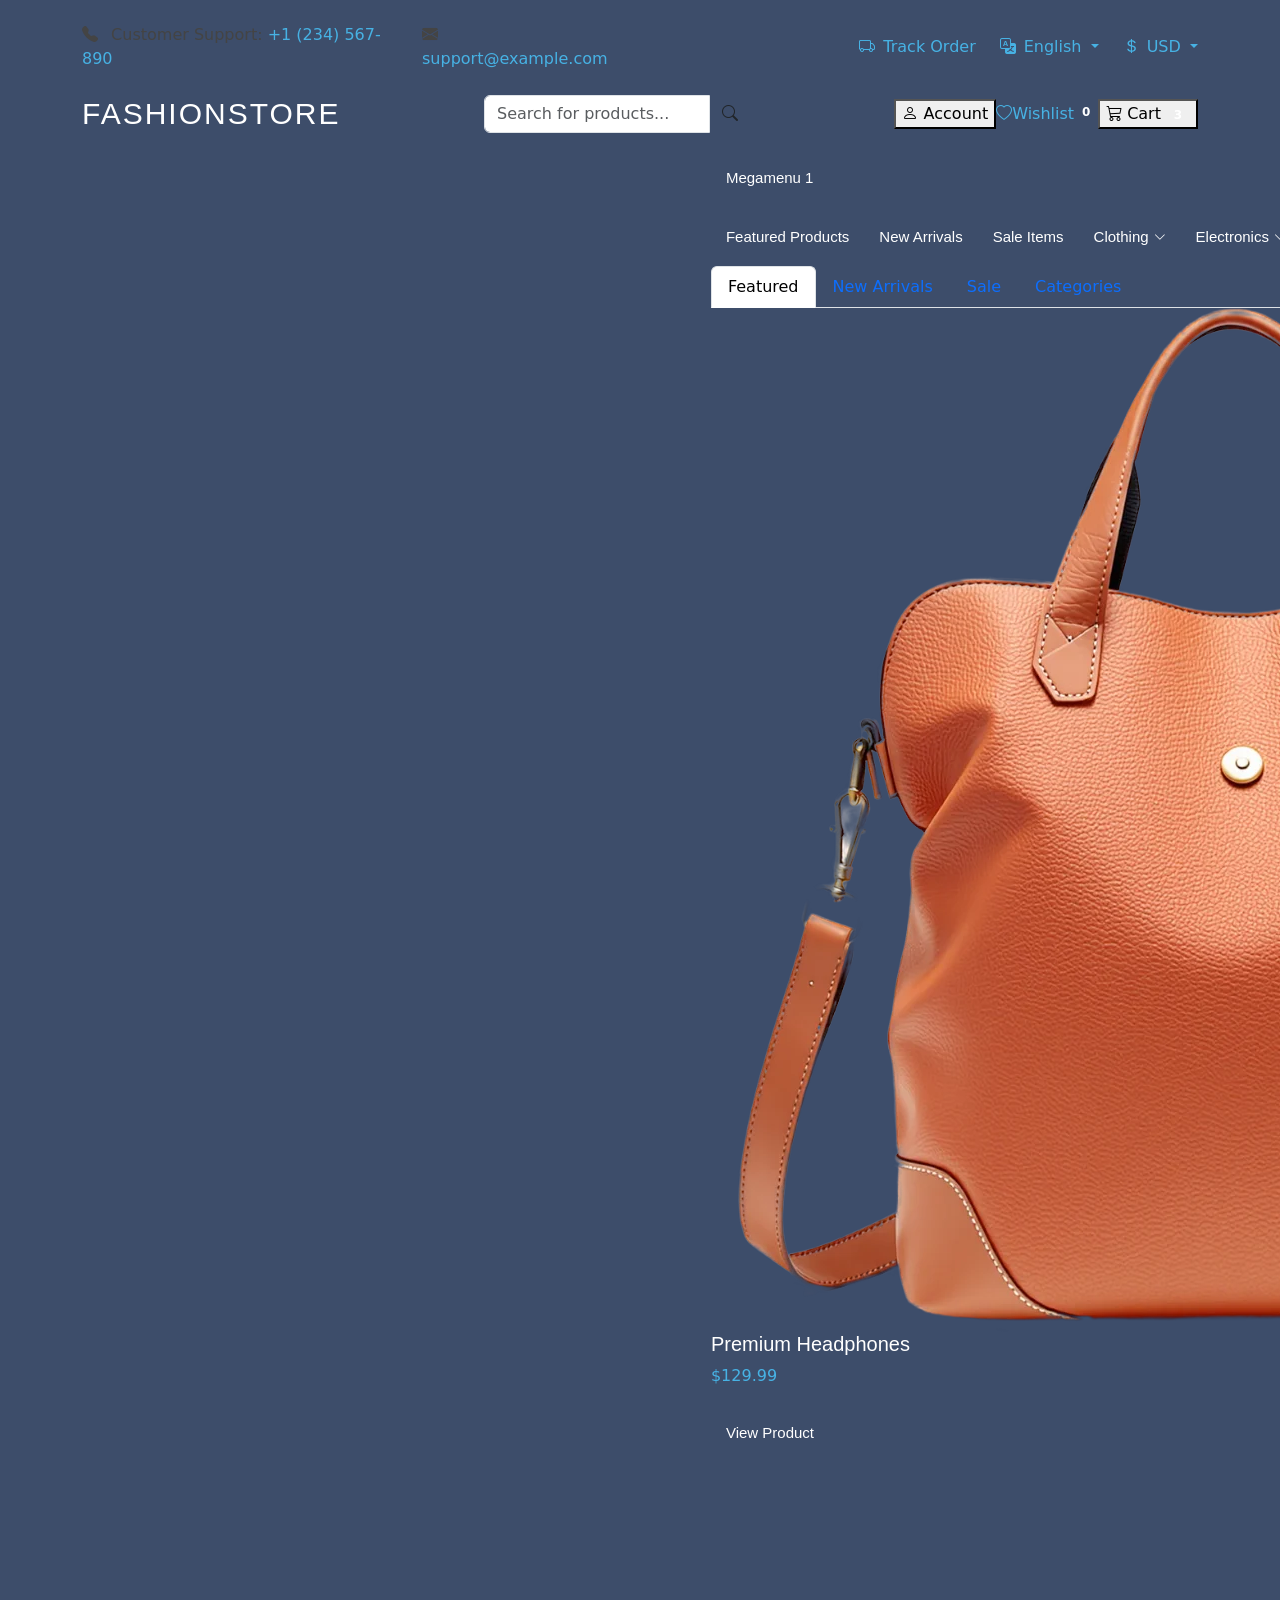
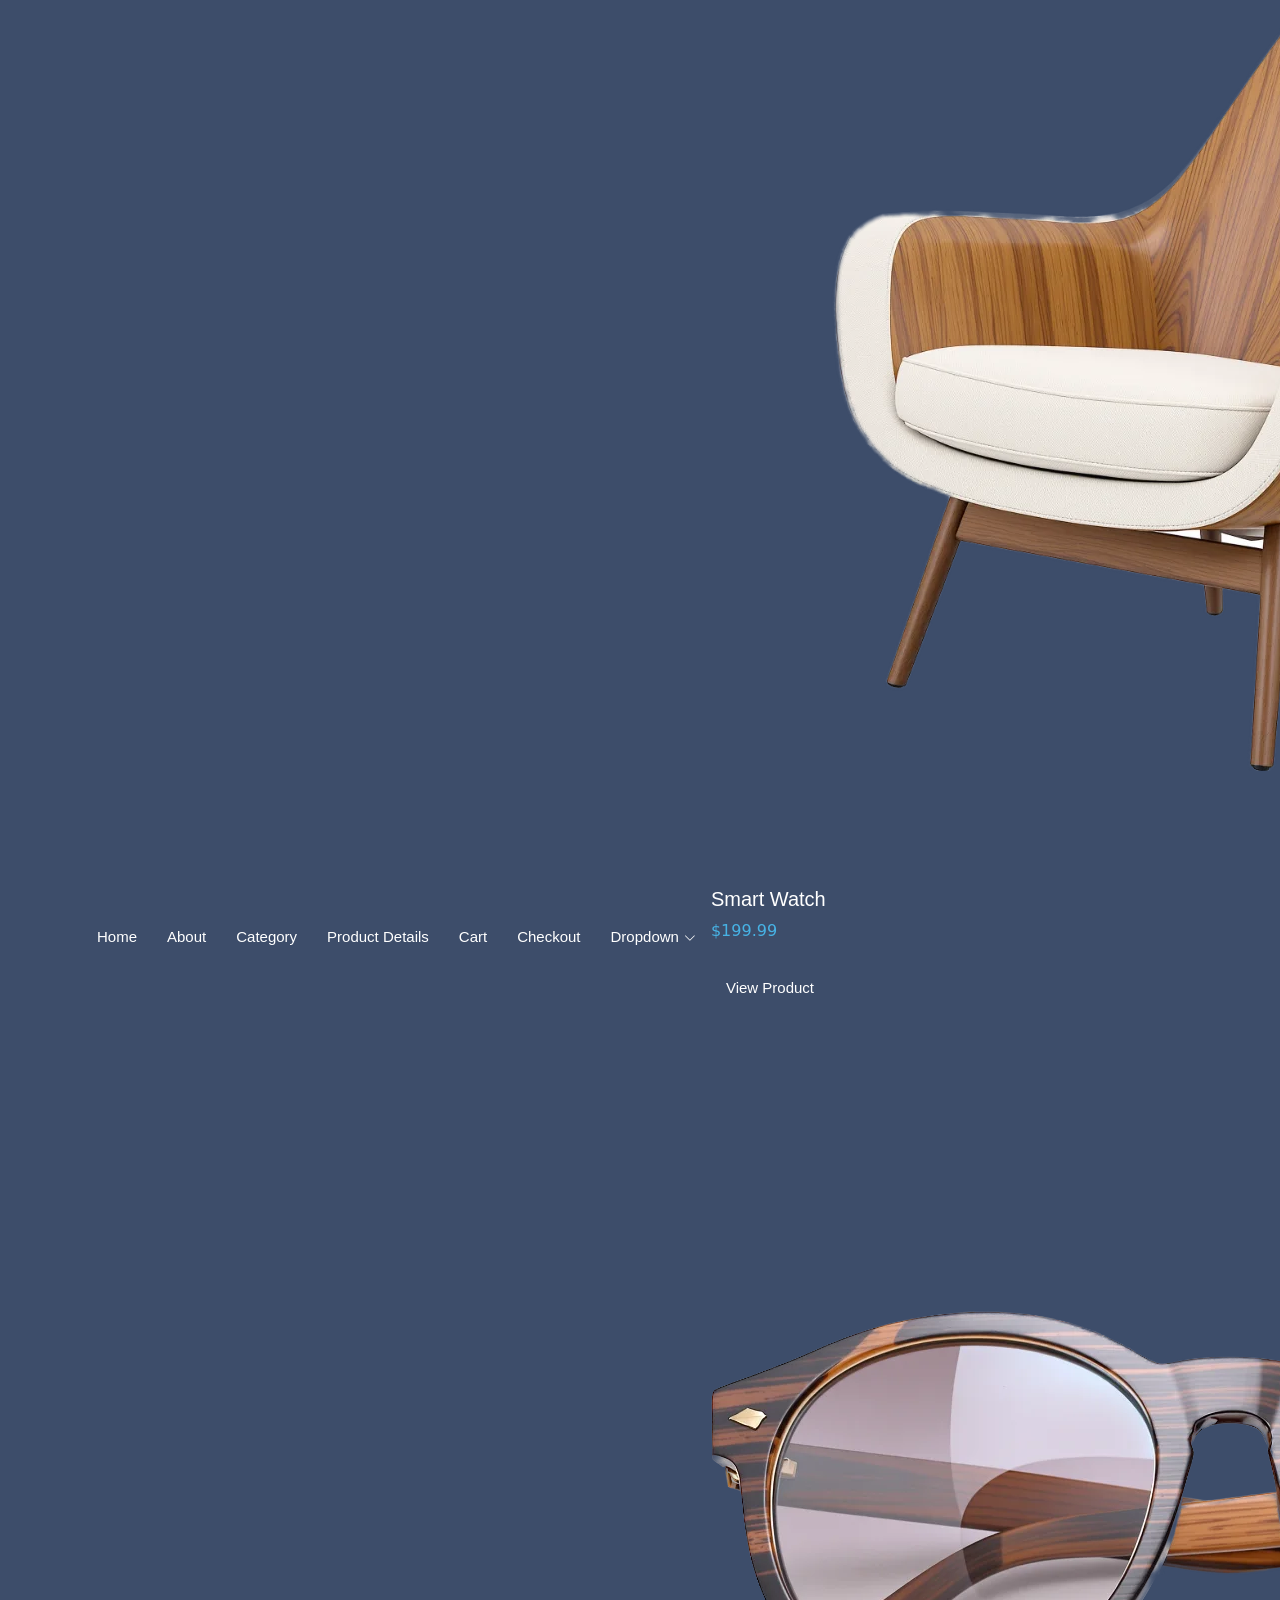
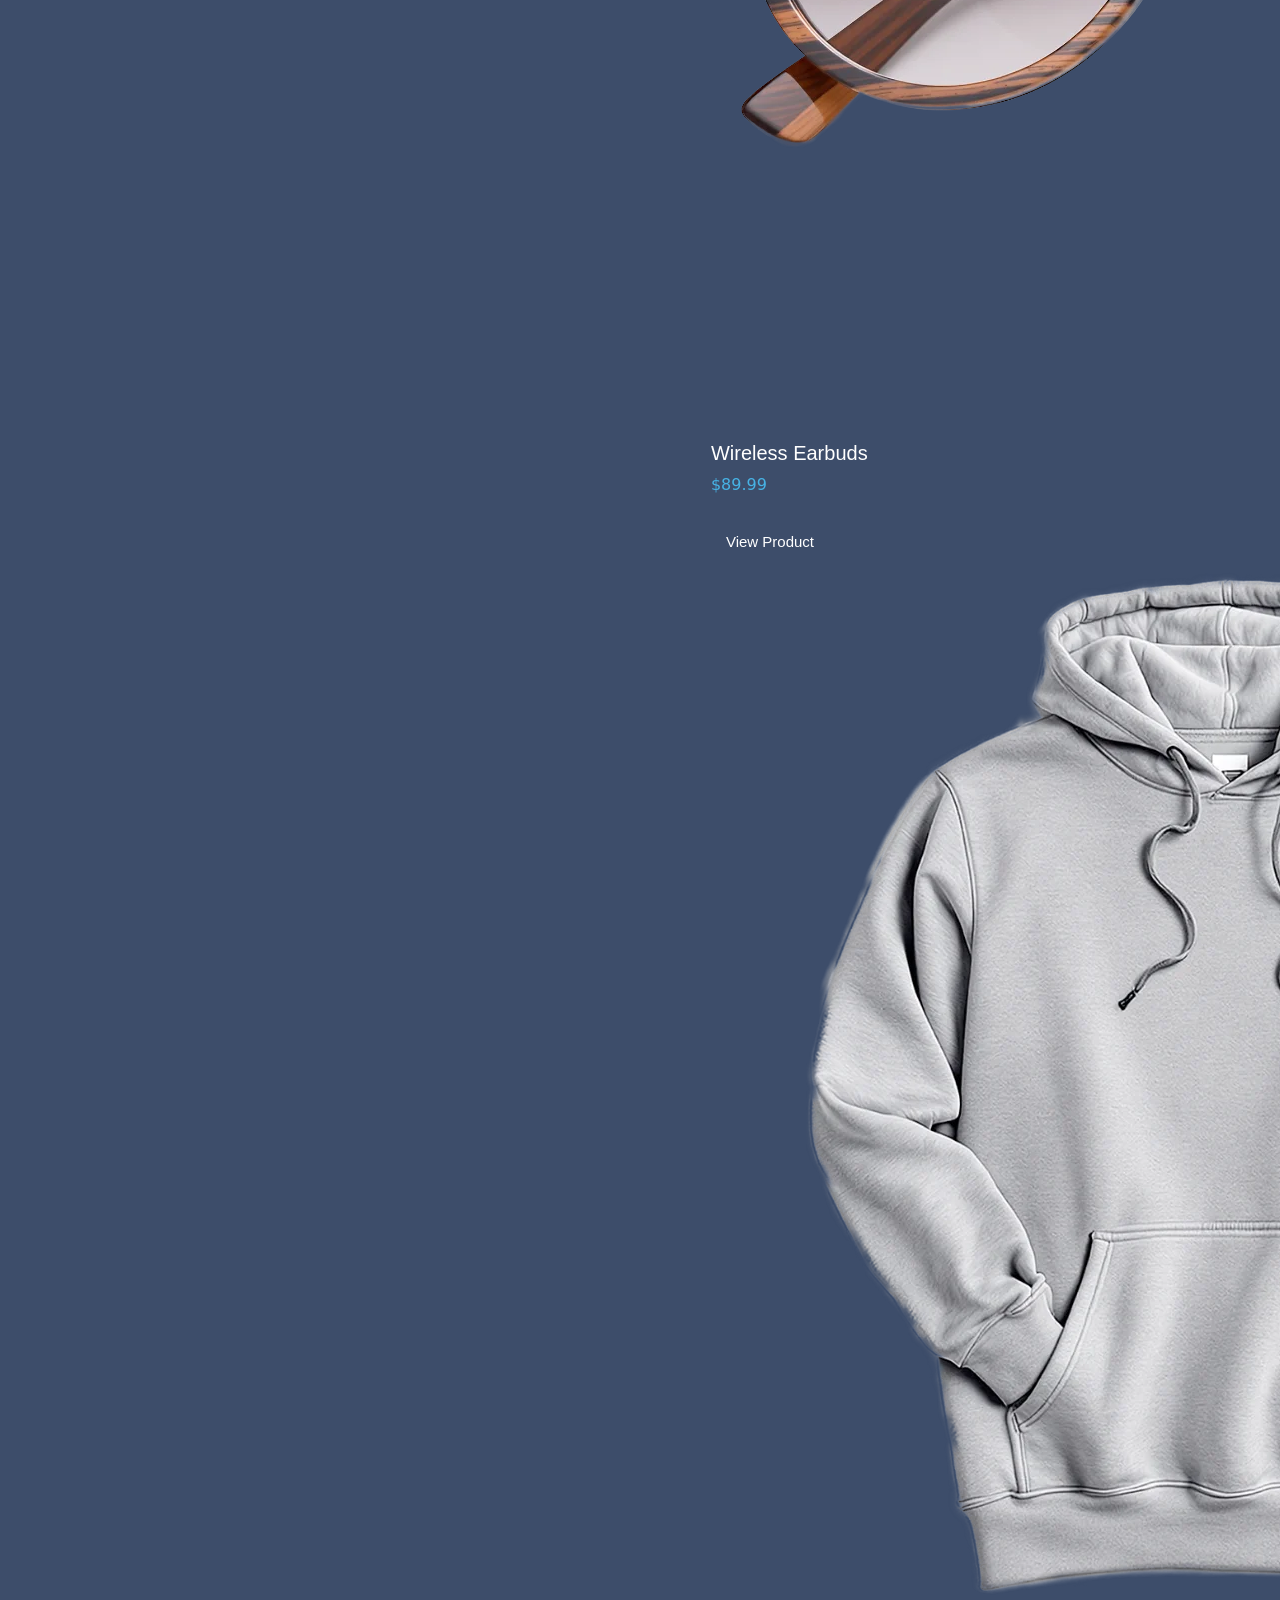
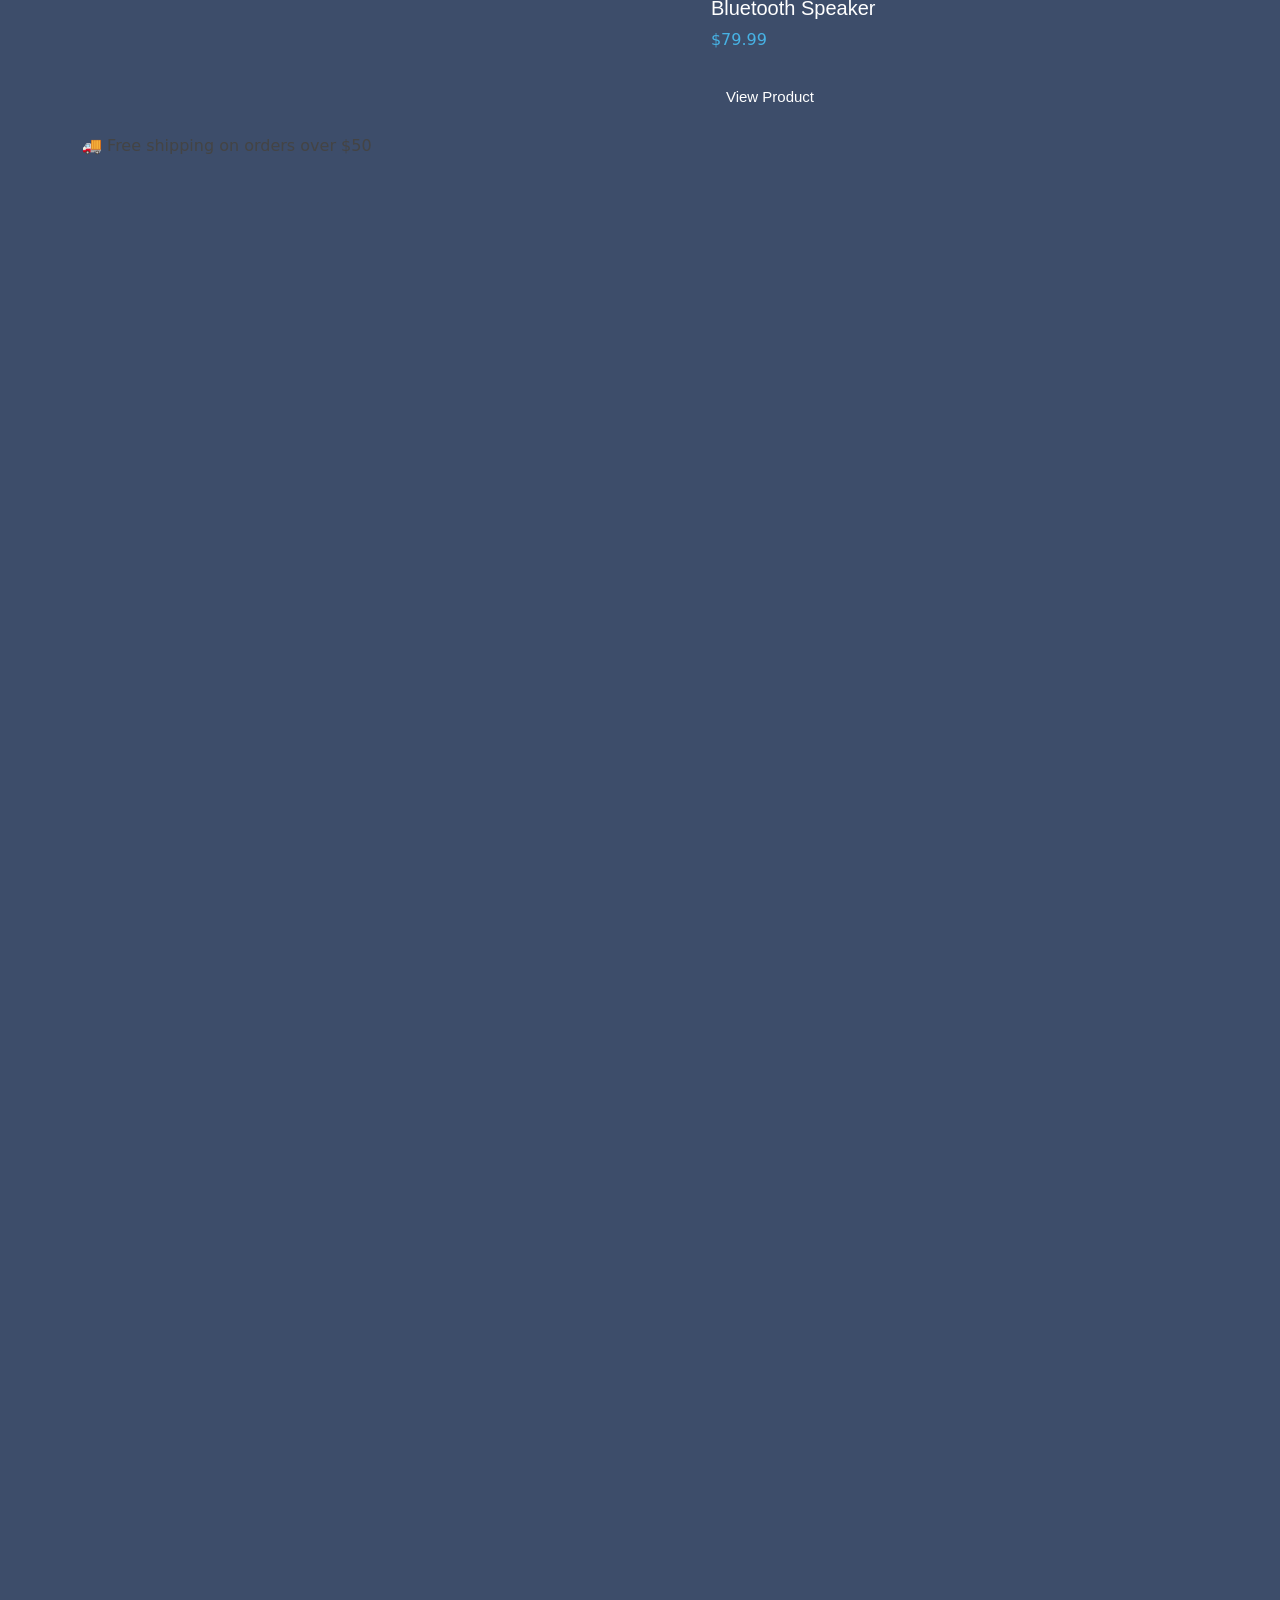
<file: order-confirmation.html>
<!DOCTYPE html>
<html lang="en">

<head>
  <meta charset="utf-8">
  <meta content="width=device-width, initial-scale=1.0" name="viewport">
  <title>Order Confirmation - FashionStore Bootstrap Template</title>
  <meta name="description" content="">
  <meta name="keywords" content="">

  <!-- Favicons -->
  <link href="assets/img/favicon.png" rel="icon">
  <link href="assets/img/apple-touch-icon.png" rel="apple-touch-icon">

  <!-- Fonts -->
  <link href="https://fonts.googleapis.com" rel="preconnect">
  <link href="https://fonts.gstatic.com" rel="preconnect" crossorigin>
  <link href="https://fonts.googleapis.com/css2?family=Roboto:ital,wght@0,100;0,300;0,400;0,500;0,700;0,900;1,100;1,300;1,400;1,500;1,700;1,900&family=Ubuntu:ital,wght@0,300;0,400;0,500;0,700;1,300;1,400;1,500;1,700&family=Quicksand:wght@300;400;500;600;700&display=swap" rel="stylesheet">

  <!-- Vendor CSS Files -->
  <link href="assets/vendor/bootstrap/css/bootstrap.min.css" rel="stylesheet">
  <link href="assets/vendor/bootstrap-icons/bootstrap-icons.css" rel="stylesheet">
  <link href="assets/vendor/swiper/swiper-bundle.min.css" rel="stylesheet">
  <link href="assets/vendor/aos/aos.css" rel="stylesheet">
  <link href="assets/vendor/glightbox/css/glightbox.min.css" rel="stylesheet">
  <link href="assets/vendor/drift-zoom/drift-basic.css" rel="stylesheet">

  <!-- Main CSS File -->
  <link href="assets/css/main.css" rel="stylesheet">

  <!-- =======================================================
  * Template Name: FashionStore
  * Template URL: https://bootstrapmade.com/fashion-store-bootstrap-template/
  * Updated: Apr 26 2025 with Bootstrap v5.3.5
  * Author: BootstrapMade.com
  * License: https://bootstrapmade.com/license/
  ======================================================== -->
</head>

<body class="order-confirmation-page">

  <header id="header" class="header position-relative">
    <!-- Top Bar -->
    <div class="top-bar py-2 d-none d-lg-block">
      <div class="container-fluid container-xl">
        <div class="row align-items-center">
          <div class="col-lg-6">
            <div class="d-flex align-items-center">
              <div class="top-bar-item me-4">
                <i class="bi bi-telephone-fill me-2"></i>
                <span>Customer Support: </span>
                <a href="tel:+1234567890">+1 (234) 567-890</a>
              </div>
              <div class="top-bar-item">
                <i class="bi bi-envelope-fill me-2"></i>
                <a href="mailto:support@example.com">support@example.com</a>
              </div>
            </div>
          </div>

          <div class="col-lg-6">
            <div class="d-flex justify-content-end">
              <div class="top-bar-item me-4">
                <a href="track-order.html">
                  <i class="bi bi-truck me-2"></i>Track Order
                </a>
              </div>
              <div class="top-bar-item dropdown me-4">
                <a href="#" class="dropdown-toggle" data-bs-toggle="dropdown">
                  <i class="bi bi-translate me-2"></i>English
                </a>
                <ul class="dropdown-menu">
                  <li><a class="dropdown-item" href="#"><i class="bi bi-check2 me-2 selected-icon"></i>English</a></li>
                  <li><a class="dropdown-item" href="#">Español</a></li>
                  <li><a class="dropdown-item" href="#">Français</a></li>
                  <li><a class="dropdown-item" href="#">Deutsch</a></li>
                </ul>
              </div>
              <div class="top-bar-item dropdown">
                <a href="#" class="dropdown-toggle" data-bs-toggle="dropdown">
                  <i class="bi bi-currency-dollar me-2"></i>USD
                </a>
                <ul class="dropdown-menu">
                  <li><a class="dropdown-item" href="#"><i class="bi bi-check2 me-2 selected-icon"></i>USD</a></li>
                  <li><a class="dropdown-item" href="#">EUR</a></li>
                  <li><a class="dropdown-item" href="#">GBP</a></li>
                </ul>
              </div>
            </div>
          </div>
        </div>
      </div>
    </div>

    <!-- Main Header -->
    <div class="main-header">
      <div class="container-fluid container-xl">
        <div class="d-flex py-3 align-items-center justify-content-between">

          <!-- Logo -->
          <a href="index.html" class="logo d-flex align-items-center">
            <!-- Uncomment the line below if you also wish to use an image logo -->
            <!-- <img src="assets/img/logo.webp" alt=""> -->
            <h1 class="sitename">Fashion<span>Store</span></h1>
          </a>

          <!-- Search -->
          <form class="search-form desktop-search-form">
            <div class="input-group">
              <input type="text" class="form-control" placeholder="Search for products...">
              <button class="btn search-btn" type="submit">
                <i class="bi bi-search"></i>
              </button>
            </div>
          </form>

          <!-- Actions -->
          <div class="header-actions d-flex align-items-center justify-content-end">

            <!-- Mobile Search Toggle -->
            <button class="header-action-btn mobile-search-toggle d-xl-none" type="button" data-bs-toggle="collapse" data-bs-target="#mobileSearch" aria-expanded="false" aria-controls="mobileSearch">
              <i class="bi bi-search"></i>
            </button>

            <!-- Account -->
            <div class="dropdown account-dropdown">
              <button class="header-action-btn" data-bs-toggle="dropdown">
                <i class="bi bi-person"></i>
                <span class="action-text d-none d-md-inline-block">Account</span>
              </button>
              <div class="dropdown-menu">
                <div class="dropdown-header">
                  <h6>Welcome to <span class="sitename">FashionStore</span></h6>
                  <p class="mb-0">Access account &amp; manage orders</p>
                </div>
                <div class="dropdown-body">
                  <a class="dropdown-item d-flex align-items-center" href="account.html">
                    <i class="bi bi-person-circle me-2"></i>
                    <span>My Profile</span>
                  </a>
                  <a class="dropdown-item d-flex align-items-center" href="orders.html">
                    <i class="bi bi-bag-check me-2"></i>
                    <span>My Orders</span>
                  </a>
                  <a class="dropdown-item d-flex align-items-center" href="wishlist.html">
                    <i class="bi bi-heart me-2"></i>
                    <span>My Wishlist</span>
                  </a>
                  <a class="dropdown-item d-flex align-items-center" href="returns.html">
                    <i class="bi bi-arrow-return-left me-2"></i>
                    <span>Returns &amp; Refunds</span>
                  </a>
                  <a class="dropdown-item d-flex align-items-center" href="settings.html">
                    <i class="bi bi-gear me-2"></i>
                    <span>Settings</span>
                  </a>
                </div>
                <div class="dropdown-footer">
                  <a href="login.html" class="btn btn-primary w-100 mb-2">Sign In</a>
                  <a href="register.html" class="btn btn-outline-primary w-100">Register</a>
                </div>
              </div>
            </div>

            <!-- Wishlist -->
            <a href="wishlist.html" class="header-action-btn d-none d-md-flex">
              <i class="bi bi-heart"></i>
              <span class="action-text d-none d-md-inline-block">Wishlist</span>
              <span class="badge">0</span>
            </a>

            <!-- Cart -->
            <div class="dropdown cart-dropdown">
              <button class="header-action-btn" data-bs-toggle="dropdown">
                <i class="bi bi-cart3"></i>
                <span class="action-text d-none d-md-inline-block">Cart</span>
                <span class="badge">3</span>
              </button>
              <div class="dropdown-menu cart-dropdown-menu">
                <div class="dropdown-header">
                  <h6>Shopping Cart (3)</h6>
                </div>
                <div class="dropdown-body">
                  <div class="cart-items">
                    <!-- Cart Item 1 -->
                    <div class="cart-item">
                      <div class="cart-item-image">
                        <img src="assets/img/product/product-1.webp" alt="Product" class="img-fluid">
                      </div>
                      <div class="cart-item-content">
                        <h6 class="cart-item-title">Wireless Headphones</h6>
                        <div class="cart-item-meta">1 × $89.99</div>
                      </div>
                      <button class="cart-item-remove">
                        <i class="bi bi-x"></i>
                      </button>
                    </div>

                    <!-- Cart Item 2 -->
                    <div class="cart-item">
                      <div class="cart-item-image">
                        <img src="assets/img/product/product-2.webp" alt="Product" class="img-fluid">
                      </div>
                      <div class="cart-item-content">
                        <h6 class="cart-item-title">Smart Watch</h6>
                        <div class="cart-item-meta">1 × $129.99</div>
                      </div>
                      <button class="cart-item-remove">
                        <i class="bi bi-x"></i>
                      </button>
                    </div>

                    <!-- Cart Item 3 -->
                    <div class="cart-item">
                      <div class="cart-item-image">
                        <img src="assets/img/product/product-3.webp" alt="Product" class="img-fluid">
                      </div>
                      <div class="cart-item-content">
                        <h6 class="cart-item-title">Bluetooth Speaker</h6>
                        <div class="cart-item-meta">1 × $59.99</div>
                      </div>
                      <button class="cart-item-remove">
                        <i class="bi bi-x"></i>
                      </button>
                    </div>
                  </div>
                </div>
                <div class="dropdown-footer">
                  <div class="cart-total">
                    <span>Total:</span>
                    <span class="cart-total-price">$279.97</span>
                  </div>
                  <div class="cart-actions">
                    <a href="cart.html" class="btn btn-outline-primary">View Cart</a>
                    <a href="checkout.html" class="btn btn-primary">Checkout</a>
                  </div>
                </div>
              </div>
            </div>

            <!-- Mobile Navigation Toggle -->
            <i class="mobile-nav-toggle d-xl-none bi bi-list me-0"></i>

          </div>
        </div>
      </div>
    </div>

    <!-- Navigation -->
    <div class="header-nav">
      <div class="container-fluid container-xl position-relative">
        <nav id="navmenu" class="navmenu">
          <ul>
            <li><a href="index.html">Home</a></li>
            <li><a href="about.html">About</a></li>
            <li><a href="category.html">Category</a></li>
            <li><a href="product-details.html">Product Details</a></li>
            <li><a href="cart.html">Cart</a></li>
            <li><a href="checkout.html">Checkout</a></li>
            <li class="dropdown"><a href="#"><span>Dropdown</span> <i class="bi bi-chevron-down toggle-dropdown"></i></a>
              <ul>
                <li><a href="#">Dropdown 1</a></li>
                <li class="dropdown"><a href="#"><span>Deep Dropdown</span> <i class="bi bi-chevron-down toggle-dropdown"></i></a>
                  <ul>
                    <li><a href="#">Deep Dropdown 1</a></li>
                    <li><a href="#">Deep Dropdown 2</a></li>
                    <li><a href="#">Deep Dropdown 3</a></li>
                    <li><a href="#">Deep Dropdown 4</a></li>
                    <li><a href="#">Deep Dropdown 5</a></li>
                  </ul>
                </li>
                <li><a href="#">Dropdown 2</a></li>
                <li><a href="#">Dropdown 3</a></li>
                <li><a href="#">Dropdown 4</a></li>
              </ul>
            </li>

            <!-- Products Mega Menu 1 -->
            <li class="products-megamenu-1"><a href="#"><span>Megamenu 1</span> <i class="bi bi-chevron-down toggle-dropdown"></i></a>

              <!-- Products Mega Menu 1 Mobile View -->
              <ul class="mobile-megamenu">

                <li><a href="#">Featured Products</a></li>
                <li><a href="#">New Arrivals</a></li>
                <li><a href="#">Sale Items</a></li>

                <li class="dropdown"><a href="#"><span>Clothing</span> <i class="bi bi-chevron-down toggle-dropdown"></i></a>
                  <ul>
                    <li><a href="#">Men's Wear</a></li>
                    <li><a href="#">Women's Wear</a></li>
                    <li><a href="#">Kids Collection</a></li>
                    <li><a href="#">Sportswear</a></li>
                    <li><a href="#">Accessories</a></li>
                  </ul>
                </li>

                <li class="dropdown"><a href="#"><span>Electronics</span> <i class="bi bi-chevron-down toggle-dropdown"></i></a>
                  <ul>
                    <li><a href="#">Smartphones</a></li>
                    <li><a href="#">Laptops</a></li>
                    <li><a href="#">Audio Devices</a></li>
                    <li><a href="#">Smart Home</a></li>
                    <li><a href="#">Accessories</a></li>
                  </ul>
                </li>

                <li class="dropdown"><a href="#"><span>Home &amp; Living</span> <i class="bi bi-chevron-down toggle-dropdown"></i></a>
                  <ul>
                    <li><a href="#">Furniture</a></li>
                    <li><a href="#">Decor</a></li>
                    <li><a href="#">Kitchen</a></li>
                    <li><a href="#">Bedding</a></li>
                    <li><a href="#">Lighting</a></li>
                  </ul>
                </li>

                <li class="dropdown"><a href="#"><span>Beauty</span> <i class="bi bi-chevron-down toggle-dropdown"></i></a>
                  <ul>
                    <li><a href="#">Skincare</a></li>
                    <li><a href="#">Makeup</a></li>
                    <li><a href="#">Haircare</a></li>
                    <li><a href="#">Fragrances</a></li>
                    <li><a href="#">Personal Care</a></li>
                  </ul>
                </li>

              </ul><!-- End Products Mega Menu 1 Mobile View -->

              <!-- Products Mega Menu 1 Desktop View -->
              <div class="desktop-megamenu">

                <div class="megamenu-tabs">
                  <ul class="nav nav-tabs" id="productMegaMenuTabs" role="tablist">
                    <li class="nav-item" role="presentation">
                      <button class="nav-link active" id="featured-tab" data-bs-toggle="tab" data-bs-target="#featured-content-1862" type="button" aria-selected="true" role="tab">Featured</button>
                    </li>
                    <li class="nav-item" role="presentation">
                      <button class="nav-link" id="new-tab" data-bs-toggle="tab" data-bs-target="#new-content-1862" type="button" aria-selected="false" tabindex="-1" role="tab">New Arrivals</button>
                    </li>
                    <li class="nav-item" role="presentation">
                      <button class="nav-link" id="sale-tab" data-bs-toggle="tab" data-bs-target="#sale-content-1862" type="button" aria-selected="false" tabindex="-1" role="tab">Sale</button>
                    </li>
                    <li class="nav-item" role="presentation">
                      <button class="nav-link" id="category-tab" data-bs-toggle="tab" data-bs-target="#category-content-1862" type="button" aria-selected="false" tabindex="-1" role="tab">Categories</button>
                    </li>
                  </ul>
                </div>

                <!-- Tabs Content -->
                <div class="megamenu-content tab-content">

                  <!-- Featured Tab -->
                  <div class="tab-pane fade show active" id="featured-content-1862" role="tabpanel" aria-labelledby="featured-tab">
                    <div class="product-grid">
                      <div class="product-card">
                        <div class="product-image">
                          <img src="assets/img/product/product-1.webp" alt="Featured Product" loading="lazy">
                        </div>
                        <div class="product-info">
                          <h5>Premium Headphones</h5>
                          <p class="price">$129.99</p>
                          <a href="#" class="btn-view">View Product</a>
                        </div>
                      </div>
                      <div class="product-card">
                        <div class="product-image">
                          <img src="assets/img/product/product-2.webp" alt="Featured Product" loading="lazy">
                        </div>
                        <div class="product-info">
                          <h5>Smart Watch</h5>
                          <p class="price">$199.99</p>
                          <a href="#" class="btn-view">View Product</a>
                        </div>
                      </div>
                      <div class="product-card">
                        <div class="product-image">
                          <img src="assets/img/product/product-3.webp" alt="Featured Product" loading="lazy">
                        </div>
                        <div class="product-info">
                          <h5>Wireless Earbuds</h5>
                          <p class="price">$89.99</p>
                          <a href="#" class="btn-view">View Product</a>
                        </div>
                      </div>
                      <div class="product-card">
                        <div class="product-image">
                          <img src="assets/img/product/product-4.webp" alt="Featured Product" loading="lazy">
                        </div>
                        <div class="product-info">
                          <h5>Bluetooth Speaker</h5>
                          <p class="price">$79.99</p>
                          <a href="#" class="btn-view">View Product</a>
                        </div>
                      </div>
                    </div>
                  </div>

                  <!-- New Arrivals Tab -->
                  <div class="tab-pane fade" id="new-content-1862" role="tabpanel" aria-labelledby="new-tab">
                    <div class="product-grid">
                      <div class="product-card">
                        <div class="product-image">
                          <img src="assets/img/product/product-5.webp" alt="New Arrival" loading="lazy">
                          <span class="badge-new">New</span>
                        </div>
                        <div class="product-info">
                          <h5>Fitness Tracker</h5>
                          <p class="price">$69.99</p>
                          <a href="#" class="btn-view">View Product</a>
                        </div>
                      </div>
                      <div class="product-card">
                        <div class="product-image">
                          <img src="assets/img/product/product-6.webp" alt="New Arrival" loading="lazy">
                          <span class="badge-new">New</span>
                        </div>
                        <div class="product-info">
                          <h5>Wireless Charger</h5>
                          <p class="price">$39.99</p>
                          <a href="#" class="btn-view">View Product</a>
                        </div>
                      </div>
                      <div class="product-card">
                        <div class="product-image">
                          <img src="assets/img/product/product-7.webp" alt="New Arrival" loading="lazy">
                          <span class="badge-new">New</span>
                        </div>
                        <div class="product-info">
                          <h5>Smart Bulb Set</h5>
                          <p class="price">$49.99</p>
                          <a href="#" class="btn-view">View Product</a>
                        </div>
                      </div>
                      <div class="product-card">
                        <div class="product-image">
                          <img src="assets/img/product/product-8.webp" alt="New Arrival" loading="lazy">
                          <span class="badge-new">New</span>
                        </div>
                        <div class="product-info">
                          <h5>Portable Power Bank</h5>
                          <p class="price">$59.99</p>
                          <a href="#" class="btn-view">View Product</a>
                        </div>
                      </div>
                    </div>
                  </div>

                  <!-- Sale Tab -->
                  <div class="tab-pane fade" id="sale-content-1862" role="tabpanel" aria-labelledby="sale-tab">
                    <div class="product-grid">
                      <div class="product-card">
                        <div class="product-image">
                          <img src="assets/img/product/product-9.webp" alt="Sale Product" loading="lazy">
                          <span class="badge-sale">-30%</span>
                        </div>
                        <div class="product-info">
                          <h5>Wireless Keyboard</h5>
                          <p class="price"><span class="original-price">$89.99</span> $62.99</p>
                          <a href="#" class="btn-view">View Product</a>
                        </div>
                      </div>
                      <div class="product-card">
                        <div class="product-image">
                          <img src="assets/img/product/product-10.webp" alt="Sale Product" loading="lazy">
                          <span class="badge-sale">-25%</span>
                        </div>
                        <div class="product-info">
                          <h5>Gaming Mouse</h5>
                          <p class="price"><span class="original-price">$59.99</span> $44.99</p>
                          <a href="#" class="btn-view">View Product</a>
                        </div>
                      </div>
                      <div class="product-card">
                        <div class="product-image">
                          <img src="assets/img/product/product-11.webp" alt="Sale Product" loading="lazy">
                          <span class="badge-sale">-40%</span>
                        </div>
                        <div class="product-info">
                          <h5>Desk Lamp</h5>
                          <p class="price"><span class="original-price">$49.99</span> $29.99</p>
                          <a href="#" class="btn-view">View Product</a>
                        </div>
                      </div>
                      <div class="product-card">
                        <div class="product-image">
                          <img src="assets/img/product/product-12.webp" alt="Sale Product" loading="lazy">
                          <span class="badge-sale">-20%</span>
                        </div>
                        <div class="product-info">
                          <h5>USB-C Hub</h5>
                          <p class="price"><span class="original-price">$39.99</span> $31.99</p>
                          <a href="#" class="btn-view">View Product</a>
                        </div>
                      </div>
                    </div>
                  </div>

                  <!-- Categories Tab -->
                  <div class="tab-pane fade" id="category-content-1862" role="tabpanel" aria-labelledby="category-tab">
                    <div class="category-grid">
                      <div class="category-column">
                        <h4>Clothing</h4>
                        <ul>
                          <li><a href="#">Men's Wear</a></li>
                          <li><a href="#">Women's Wear</a></li>
                          <li><a href="#">Kids Collection</a></li>
                          <li><a href="#">Sportswear</a></li>
                          <li><a href="#">Accessories</a></li>
                        </ul>
                      </div>
                      <div class="category-column">
                        <h4>Electronics</h4>
                        <ul>
                          <li><a href="#">Smartphones</a></li>
                          <li><a href="#">Laptops</a></li>
                          <li><a href="#">Audio Devices</a></li>
                          <li><a href="#">Smart Home</a></li>
                          <li><a href="#">Accessories</a></li>
                        </ul>
                      </div>
                      <div class="category-column">
                        <h4>Home &amp; Living</h4>
                        <ul>
                          <li><a href="#">Furniture</a></li>
                          <li><a href="#">Decor</a></li>
                          <li><a href="#">Kitchen</a></li>
                          <li><a href="#">Bedding</a></li>
                          <li><a href="#">Lighting</a></li>
                        </ul>
                      </div>
                      <div class="category-column">
                        <h4>Beauty</h4>
                        <ul>
                          <li><a href="#">Skincare</a></li>
                          <li><a href="#">Makeup</a></li>
                          <li><a href="#">Haircare</a></li>
                          <li><a href="#">Fragrances</a></li>
                          <li><a href="#">Personal Care</a></li>
                        </ul>
                      </div>
                    </div>
                  </div>

                </div>

              </div><!-- End Products Mega Menu 1 Desktop View -->

            </li><!-- End Products Mega Menu 1 -->
            <!-- Products Mega Menu 2 -->
            <li class="products-megamenu-2"><a href="#"><span>Megamenu 2</span> <i class="bi bi-chevron-down toggle-dropdown"></i></a>

              <!-- Products Mega Menu 2 Mobile View -->
              <ul class="mobile-megamenu">

                <li><a href="#">Women</a></li>
                <li><a href="#">Men</a></li>
                <li><a href="#">Kids'</a></li>

                <li class="dropdown"><a href="#"><span>Clothing</span> <i class="bi bi-chevron-down toggle-dropdown"></i></a>
                  <ul>
                    <li><a href="#">Shirts &amp; Tops</a></li>
                    <li><a href="#">Coats &amp; Outerwear</a></li>
                    <li><a href="#">Underwear</a></li>
                    <li><a href="#">Sweatshirts</a></li>
                    <li><a href="#">Dresses</a></li>
                    <li><a href="#">Swimwear</a></li>
                  </ul>
                </li>

                <li class="dropdown"><a href="#"><span>Shoes</span> <i class="bi bi-chevron-down toggle-dropdown"></i></a>
                  <ul>
                    <li><a href="#">Boots</a></li>
                    <li><a href="#">Sandals</a></li>
                    <li><a href="#">Heels</a></li>
                    <li><a href="#">Loafers</a></li>
                    <li><a href="#">Slippers</a></li>
                    <li><a href="#">Oxfords</a></li>
                  </ul>
                </li>

                <li class="dropdown"><a href="#"><span>Accessories</span> <i class="bi bi-chevron-down toggle-dropdown"></i></a>
                  <ul>
                    <li><a href="#">Handbags</a></li>
                    <li><a href="#">Eyewear</a></li>
                    <li><a href="#">Hats</a></li>
                    <li><a href="#">Watches</a></li>
                    <li><a href="#">Jewelry</a></li>
                    <li><a href="#">Belts</a></li>
                  </ul>
                </li>

                <li class="dropdown"><a href="#"><span>Specialty Sizes</span> <i class="bi bi-chevron-down toggle-dropdown"></i></a>
                  <ul>
                    <li><a href="#">Plus Size</a></li>
                    <li><a href="#">Petite</a></li>
                    <li><a href="#">Wide Shoes</a></li>
                    <li><a href="#">Narrow Shoes</a></li>
                  </ul>
                </li>

              </ul><!-- End Products Mega Menu 2 Mobile View -->

              <!-- Products Mega Menu 2 Desktop View -->
              <div class="desktop-megamenu">

                <div class="megamenu-tabs">
                  <ul class="nav nav-tabs" role="tablist">
                    <li class="nav-item" role="presentation">
                      <button class="nav-link active" id="womens-tab" data-bs-toggle="tab" data-bs-target="#womens-content-1883" type="button" aria-selected="true" role="tab">WOMEN</button>
                    </li>
                    <li class="nav-item" role="presentation">
                      <button class="nav-link" id="mens-tab" data-bs-toggle="tab" data-bs-target="#mens-content-1883" type="button" aria-selected="false" tabindex="-1" role="tab">MEN</button>
                    </li>
                    <li class="nav-item" role="presentation">
                      <button class="nav-link" id="kids-tab" data-bs-toggle="tab" data-bs-target="#kids-content-1883" type="button" aria-selected="false" tabindex="-1" role="tab">KIDS</button>
                    </li>
                  </ul>
                </div>

                <!-- Tabs Content -->
                <div class="megamenu-content tab-content">

                  <!-- Women Tab -->
                  <div class="tab-pane fade show active" id="womens-content-1883" role="tabpanel" aria-labelledby="womens-tab">
                    <div class="category-layout">
                      <div class="categories-section">
                        <div class="category-headers">
                          <h4>Clothing</h4>
                          <h4>Shoes</h4>
                          <h4>Accessories</h4>
                          <h4>Specialty Sizes</h4>
                        </div>

                        <div class="category-links">
                          <div class="link-row">
                            <a href="#">Shirts &amp; Tops</a>
                            <a href="#">Boots</a>
                            <a href="#">Handbags</a>
                            <a href="#">Plus Size</a>
                          </div>
                          <div class="link-row">
                            <a href="#">Coats &amp; Outerwear</a>
                            <a href="#">Sandals</a>
                            <a href="#">Eyewear</a>
                            <a href="#">Petite</a>
                          </div>
                          <div class="link-row">
                            <a href="#">Underwear</a>
                            <a href="#">Heels</a>
                            <a href="#">Hats</a>
                            <a href="#">Wide Shoes</a>
                          </div>
                          <div class="link-row">
                            <a href="#">Sweatshirts</a>
                            <a href="#">Loafers</a>
                            <a href="#">Watches</a>
                            <a href="#">Narrow Shoes</a>
                          </div>
                          <div class="link-row">
                            <a href="#">Dresses</a>
                            <a href="#">Slippers</a>
                            <a href="#">Jewelry</a>
                            <a href="#"></a>
                          </div>
                          <div class="link-row">
                            <a href="#">Swimwear</a>
                            <a href="#">Oxfords</a>
                            <a href="#">Belts</a>
                            <a href="#"></a>
                          </div>
                          <div class="link-row">
                            <a href="#">View all</a>
                            <a href="#">View all</a>
                            <a href="#">View all</a>
                            <a href="#"></a>
                          </div>
                        </div>
                      </div>
                      <div class="featured-section">
                        <div class="featured-image">
                          <img src="assets/img/product/product-f-1.webp" alt="Women's Heels Collection">
                          <div class="featured-content">
                            <h3>Women's<br>Bags<br>Collection</h3>
                            <a href="#" class="btn-shop">Shop now</a>
                          </div>
                        </div>
                      </div>
                    </div>
                  </div>

                  <!-- Men Tab -->
                  <div class="tab-pane fade" id="mens-content-1883" role="tabpanel" aria-labelledby="mens-tab">
                    <div class="category-layout">
                      <div class="categories-section">
                        <div class="category-headers">
                          <h4>Clothing</h4>
                          <h4>Shoes</h4>
                          <h4>Accessories</h4>
                          <h4>Specialty Sizes</h4>
                        </div>

                        <div class="category-links">
                          <div class="link-row">
                            <a href="#">Shirts &amp; Polos</a>
                            <a href="#">Sneakers</a>
                            <a href="#">Watches</a>
                            <a href="#">Big &amp; Tall</a>
                          </div>
                          <div class="link-row">
                            <a href="#">Jackets &amp; Coats</a>
                            <a href="#">Boots</a>
                            <a href="#">Belts</a>
                            <a href="#">Slim Fit</a>
                          </div>
                          <div class="link-row">
                            <a href="#">Underwear</a>
                            <a href="#">Loafers</a>
                            <a href="#">Ties</a>
                            <a href="#">Wide Shoes</a>
                          </div>
                          <div class="link-row">
                            <a href="#">Hoodies</a>
                            <a href="#">Dress Shoes</a>
                            <a href="#">Wallets</a>
                            <a href="#">Extended Sizes</a>
                          </div>
                          <div class="link-row">
                            <a href="#">Suits</a>
                            <a href="#">Sandals</a>
                            <a href="#">Sunglasses</a>
                            <a href="#"></a>
                          </div>
                          <div class="link-row">
                            <a href="#">Activewear</a>
                            <a href="#">Slippers</a>
                            <a href="#">Hats</a>
                            <a href="#"></a>
                          </div>
                          <div class="link-row">
                            <a href="#">View all</a>
                            <a href="#">View all</a>
                            <a href="#">View all</a>
                            <a href="#"></a>
                          </div>
                        </div>
                      </div>
                      <div class="featured-section">
                        <div class="featured-image">
                          <img src="assets/img/product/product-m-4.webp" alt="Men's Footwear Collection">
                          <div class="featured-content">
                            <h3>Men's<br>Footwear<br>Collection</h3>
                            <a href="#" class="btn-shop">Shop now</a>
                          </div>
                        </div>
                      </div>
                    </div>
                  </div>

                  <!-- Kids Tab -->
                  <div class="tab-pane fade" id="kids-content-1883" role="tabpanel" aria-labelledby="kids-tab">
                    <div class="category-layout">
                      <div class="categories-section">
                        <div class="category-headers">
                          <h4>Clothing</h4>
                          <h4>Shoes</h4>
                          <h4>Accessories</h4>
                          <h4>By Age</h4>
                        </div>

                        <div class="category-links">
                          <div class="link-row">
                            <a href="#">T-shirts &amp; Tops</a>
                            <a href="#">Sneakers</a>
                            <a href="#">Backpacks</a>
                            <a href="#">Babies (0-24 months)</a>
                          </div>
                          <div class="link-row">
                            <a href="#">Outerwear</a>
                            <a href="#">Boots</a>
                            <a href="#">Hats &amp; Caps</a>
                            <a href="#">Toddlers (2-4 years)</a>
                          </div>
                          <div class="link-row">
                            <a href="#">Pajamas</a>
                            <a href="#">Sandals</a>
                            <a href="#">Socks</a>
                            <a href="#">Kids (4-7 years)</a>
                          </div>
                          <div class="link-row">
                            <a href="#">Sweatshirts</a>
                            <a href="#">Slippers</a>
                            <a href="#">Gloves</a>
                            <a href="#">Older Kids (8-14 years)</a>
                          </div>
                          <div class="link-row">
                            <a href="#">Dresses</a>
                            <a href="#">School Shoes</a>
                            <a href="#">Scarves</a>
                            <a href="#"></a>
                          </div>
                          <div class="link-row">
                            <a href="#">Swimwear</a>
                            <a href="#">Sports Shoes</a>
                            <a href="#">Hair Accessories</a>
                            <a href="#"></a>
                          </div>
                          <div class="link-row">
                            <a href="#">View all</a>
                            <a href="#">View all</a>
                            <a href="#">View all</a>
                            <a href="#"></a>
                          </div>
                        </div>
                      </div>
                      <div class="featured-section">
                        <div class="featured-image">
                          <img src="assets/img/product/product-9.webp" alt="Kids' New Arrivals">
                          <div class="featured-content">
                            <h3>Kids<br>New<br>Arrivals</h3>
                            <a href="#" class="btn-shop">Shop now</a>
                          </div>
                        </div>
                      </div>
                    </div>
                  </div>

                </div>

              </div><!-- End Products Mega Menu 2 Desktop View -->

            </li><!-- End Products Mega Menu 2 -->

            <li><a href="contact.html">Contact</a></li>

          </ul>
        </nav>
      </div>
    </div>

    <!-- Announcement Bar -->
    <div class="announcement-bar py-2">
      <div class="container-fluid container-xl">
        <div class="announcement-slider swiper init-swiper">
          <script type="application/json" class="swiper-config">
            {
              "loop": true,
              "speed": 600,
              "autoplay": {
                "delay": 5000
              },
              "slidesPerView": 1,
              "effect": "slide",
              "direction": "vertical"
            }
          </script>
          <div class="swiper-wrapper">
            <div class="swiper-slide">🚚 Free shipping on orders over $50</div>
            <div class="swiper-slide">💰 30 days money back guarantee</div>
            <div class="swiper-slide">🎁 20% off on your first order - Use code: FIRST20</div>
            <div class="swiper-slide">⚡ Flash Sale! Up to 70% off on selected items</div>
          </div>
        </div>
      </div>
    </div>

    <!-- Mobile Search Form -->
    <div class="collapse" id="mobileSearch">
      <div class="container">
        <form class="search-form">
          <div class="input-group">
            <input type="text" class="form-control" placeholder="Search for products...">
            <button class="btn search-btn" type="submit">
              <i class="bi bi-search"></i>
            </button>
          </div>
        </form>
      </div>
    </div>

  </header>

  <main class="main">

    <!-- Page Title -->
    <div class="page-title light-background">
      <div class="container">
        <nav class="breadcrumbs">
          <ol>
            <li><a href="index.html">Home</a></li>
            <li class="current">Order Confirmation</li>
          </ol>
        </nav>
        <h1>Order Confirmation</h1>
      </div>
    </div><!-- End Page Title -->

    <!-- Order Confirmation Section -->
    <section id="order-confirmation" class="order-confirmation section">

      <div class="container" data-aos="fade-up" data-aos-delay="100">

        <div class="order-confirmation-3">
          <div class="row g-0">
            <!-- Left sidebar with order summary -->
            <div class="col-lg-4 sidebar" data-aos="fade-right">
              <div class="sidebar-content">
                <!-- Success animation -->
                <div class="success-animation">
                  <i class="bi bi-check-lg"></i>
                </div>

                <!-- Order number and date -->
                <div class="order-id">
                  <h4>Order #ORD-935721</h4>
                  <div class="order-date">March 2, 2025</div>
                </div>

                <!-- Order progress stepper -->
                <div class="order-progress">
                  <div class="stepper-container">
                    <div class="stepper-item completed">
                      <div class="stepper-icon">1</div>
                      <div class="stepper-text">Confirmed</div>
                    </div>
                    <div class="stepper-item current">
                      <div class="stepper-icon">2</div>
                      <div class="stepper-text">Processing</div>
                    </div>
                    <div class="stepper-item">
                      <div class="stepper-icon">3</div>
                      <div class="stepper-text">Shipped</div>
                    </div>
                    <div class="stepper-item">
                      <div class="stepper-icon">4</div>
                      <div class="stepper-text">Delivered</div>
                    </div>
                  </div>
                </div>

                <!-- Price summary -->
                <div class="price-summary">
                  <h5>Order Summary</h5>
                  <ul class="summary-list">
                    <li>
                      <span>Subtotal</span>
                      <span>$219.97</span>
                    </li>
                    <li>
                      <span>Shipping</span>
                      <span>$0.00</span>
                    </li>
                    <li>
                      <span>Tax</span>
                      <span>$18.70</span>
                    </li>
                    <li class="total">
                      <span>Total</span>
                      <span>$238.67</span>
                    </li>
                  </ul>
                </div>

                <!-- Delivery info -->
                <div class="delivery-info">
                  <h5>Delivery Information</h5>
                  <p class="delivery-estimate">
                    <i class="bi bi-calendar-check"></i>
                    <span>Estimated delivery: March 7-9, 2025</span>
                  </p>
                  <p class="shipping-method">
                    <i class="bi bi-truck"></i>
                    <span>Free Shipping</span>
                  </p>
                </div>

                <!-- Customer service -->
                <div class="customer-service">
                  <h5>Need Help?</h5>
                  <a href="#" class="help-link">
                    <i class="bi bi-chat-dots"></i>
                    <span>Contact Support</span>
                  </a>
                  <a href="#" class="help-link">
                    <i class="bi bi-question-circle"></i>
                    <span>FAQs</span>
                  </a>
                </div>
              </div>
            </div>

            <!-- Main content area -->
            <div class="col-lg-8 main-content" data-aos="fade-in">
              <!-- Thank you message -->
              <div class="thank-you-message">
                <h1>Thanks for your order!</h1>
                <p>We've received your order and will begin processing it right away.
                  We'll send you updates via email as your order progresses.</p>
              </div>

              <!-- Shipping details -->
              <div class="details-card" data-aos="fade-up">
                <div class="card-header" data-toggle="collapse">
                  <h3>
                    <i class="bi bi-geo-alt"></i>
                    Shipping Details
                  </h3>
                  <i class="bi bi-chevron-down toggle-icon"></i>
                </div>
                <div class="card-body">
                  <div class="row g-4">
                    <div class="col-md-6">
                      <div class="detail-group">
                        <label>Ship To</label>
                        <address>
                          Michael Thompson<br>
                          789 Oakwood Lane<br>
                          Seattle, WA 98101<br>
                          United States
                        </address>
                      </div>
                    </div>
                    <div class="col-md-6">
                      <div class="detail-group">
                        <label>Contact</label>
                        <div class="contact-info">
                          <p><i class="bi bi-envelope"></i> michael.t@example.com</p>
                          <p><i class="bi bi-telephone"></i> (206) 555-1234</p>
                        </div>
                      </div>
                    </div>
                  </div>
                </div>
              </div>

              <!-- Payment details -->
              <div class="details-card" data-aos="fade-up">
                <div class="card-header" data-toggle="collapse">
                  <h3>
                    <i class="bi bi-credit-card"></i>
                    Payment Details
                  </h3>
                  <i class="bi bi-chevron-down toggle-icon"></i>
                </div>
                <div class="card-body">
                  <div class="payment-method">
                    <div class="payment-icon">
                      <i class="bi bi-credit-card-2-front"></i>
                    </div>
                    <div class="payment-details">
                      <div class="card-type">American Express</div>
                      <div class="card-number">•••• •••• •••• 3782</div>
                    </div>
                  </div>
                  <div class="billing-address mt-4">
                    <h5>Billing Address</h5>
                    <p>Same as shipping address</p>
                  </div>
                </div>
              </div>

              <!-- Order items -->
              <div class="details-card" data-aos="fade-up" "="">
            <div class=" card-header" data-toggle="collapse">
                <h3>
                  <i class="bi bi-bag-check"></i>
                  Order Items
                </h3>
                <i class="bi bi-chevron-down toggle-icon"></i>
              </div>
              <div class="card-body">
                <div class="item">
                  <div class="item-image">
                    <img src="assets/img/product/product-7.webp" alt="Product" loading="lazy">
                  </div>
                  <div class="item-details">
                    <h4>Wireless Bluetooth Speaker</h4>
                    <div class="item-meta">
                      <span>Color: Navy Blue</span>
                    </div>
                    <div class="item-price">
                      <span class="quantity">1 ×</span>
                      <span class="price">$129.99</span>
                    </div>
                  </div>
                </div>

                <div class="item">
                  <div class="item-image">
                    <img src="assets/img/product/product-9.webp" alt="Product" loading="lazy">
                  </div>
                  <div class="item-details">
                    <h4>Smart Fitness Tracker</h4>
                    <div class="item-meta">
                      <span>Color: Black</span>
                      <span>Size: Medium</span>
                    </div>
                    <div class="item-price">
                      <span class="quantity">1 ×</span>
                      <span class="price">$89.98</span>
                    </div>
                  </div>
                </div>
              </div>
            </div>

            <!-- Action buttons -->
            <div class="action-area" data-aos="fade-up">
              <div class="row g-3">
                <div class="col-md-6">
                  <a href="#" class="btn btn-back">
                    <i class="bi bi-arrow-left"></i>
                    Return to Shop
                  </a>
                </div>
                <div class="col-md-6">
                  <a href="#" class="btn btn-account">
                    <span>View in Account</span>
                    <i class="bi bi-arrow-right"></i>
                  </a>
                </div>
              </div>
            </div>

            <!-- Recommended products -->
            <div class="recommended" data-aos="fade-up">
              <h3>You Might Also Like</h3>
              <div class="row g-4">
                <div class="col-6 col-md-4">
                  <div class="product-card">
                    <div class="product-image">
                      <img src="assets/img/product/product-11.webp" alt="Product" loading="lazy">
                    </div>
                    <h5>Wireless Earbuds</h5>
                    <div class="product-price">$59.99</div>
                    <a href="#" class="btn btn-add-cart">
                      <i class="bi bi-plus"></i>
                      Add to Cart
                    </a>
                  </div>
                </div>
                <div class="col-6 col-md-4">
                  <div class="product-card">
                    <div class="product-image">
                      <img src="assets/img/product/product-10.webp" alt="Product" loading="lazy">
                    </div>
                    <h5>Portable Phone Charger</h5>
                    <div class="product-price">$34.99</div>
                    <a href="#" class="btn btn-add-cart">
                      <i class="bi bi-plus"></i>
                      Add to Cart
                    </a>
                  </div>
                </div>
                <div class="col-6 col-md-4 d-none d-md-block">
                  <div class="product-card">
                    <div class="product-image">
                      <img src="assets/img/product/product-8.webp" alt="Product" loading="lazy">
                    </div>
                    <h5>Smart Watch</h5>
                    <div class="product-price">$149.99</div>
                    <a href="#" class="btn btn-add-cart">
                      <i class="bi bi-plus"></i>
                      Add to Cart
                    </a>
                  </div>
                </div>
              </div>
            </div>
          </div>
        </div>
      </div>

      </div>

    </section><!-- /Order Confirmation Section -->

  </main>

  <footer id="footer" class="footer light-background">
    <div class="footer-main">
      <div class="container">
        <div class="row gy-4">
          <div class="col-lg-4 col-md-6">
            <div class="footer-widget footer-about">
              <a href="index.html" class="logo">
                <span class="sitename">FashionStore</span>
              </a>
              <p>Lorem ipsum dolor sit amet, consectetur adipiscing elit. Nullam in nibh vehicula, facilisis magna ut, consectetur lorem. Proin eget tortor risus.</p>

              <div class="social-links mt-4">
                <h5>Connect With Us</h5>
                <div class="social-icons">
                  <a href="#" aria-label="Facebook"><i class="bi bi-facebook"></i></a>
                  <a href="#" aria-label="Instagram"><i class="bi bi-instagram"></i></a>
                  <a href="#" aria-label="Twitter"><i class="bi bi-twitter-x"></i></a>
                  <a href="#" aria-label="TikTok"><i class="bi bi-tiktok"></i></a>
                  <a href="#" aria-label="Pinterest"><i class="bi bi-pinterest"></i></a>
                  <a href="#" aria-label="YouTube"><i class="bi bi-youtube"></i></a>
                </div>
              </div>
            </div>
          </div>

          <div class="col-lg-2 col-md-6 col-sm-6">
            <div class="footer-widget">
              <h4>Shop</h4>
              <ul class="footer-links">
                <li><a href="category.html">New Arrivals</a></li>
                <li><a href="category.html">Bestsellers</a></li>
                <li><a href="category.html">Women's Clothing</a></li>
                <li><a href="category.html">Men's Clothing</a></li>
                <li><a href="category.html">Accessories</a></li>
                <li><a href="category.html">Sale</a></li>
              </ul>
            </div>
          </div>

          <div class="col-lg-2 col-md-6 col-sm-6">
            <div class="footer-widget">
              <h4>Support</h4>
              <ul class="footer-links">
                <li><a href="support.html">Help Center</a></li>
                <li><a href="account.html">Order Status</a></li>
                <li><a href="shiping-info.html">Shipping Info</a></li>
                <li><a href="return-policy.html">Returns &amp; Exchanges</a></li>
                <li><a href="#">Size Guide</a></li>
                <li><a href="contact.html">Contact Us</a></li>
              </ul>
            </div>
          </div>

          <div class="col-lg-4 col-md-6">
            <div class="footer-widget">
              <h4>Contact Information</h4>
              <div class="footer-contact">
                <div class="contact-item">
                  <i class="bi bi-geo-alt"></i>
                  <span>123 Fashion Street, New York, NY 10001</span>
                </div>
                <div class="contact-item">
                  <i class="bi bi-telephone"></i>
                  <span>+1 (555) 123-4567</span>
                </div>
                <div class="contact-item">
                  <i class="bi bi-envelope"></i>
                  <span>hello@example.com</span>
                </div>
                <div class="contact-item">
                  <i class="bi bi-clock"></i>
                  <span>Monday-Friday: 9am-6pm<br>Saturday: 10am-4pm<br>Sunday: Closed</span>
                </div>
              </div>

              <div class="app-buttons mt-4">
                <a href="#" class="app-btn">
                  <i class="bi bi-apple"></i>
                  <span>App Store</span>
                </a>
                <a href="#" class="app-btn">
                  <i class="bi bi-google-play"></i>
                  <span>Google Play</span>
                </a>
              </div>
            </div>
          </div>
        </div>
      </div>
    </div>

    <div class="footer-bottom">
      <div class="container">
        <div class="row gy-3 align-items-center">
          <div class="col-lg-6 col-md-12">
            <div class="copyright">
              <p>© <span>Copyright</span> <strong class="sitename">MyWebsite</strong>. All Rights Reserved.</p>
            </div>
            <div class="credits mt-1">
              <!-- All the links in the footer should remain intact. -->
              <!-- You can delete the links only if you've purchased the pro version. -->
              <!-- Licensing information: https://bootstrapmade.com/license/ -->
              <!-- Purchase the pro version with working PHP/AJAX contact form: [buy-url] -->
              Designed by <a href="https://bootstrapmade.com/">BootstrapMade</a>
            </div>
          </div>

          <div class="col-lg-6 col-md-12">
            <div class="d-flex flex-wrap justify-content-lg-end justify-content-center align-items-center gap-4">
              <div class="payment-methods">
                <div class="payment-icons">
                  <i class="bi bi-credit-card" aria-label="Credit Card"></i>
                  <i class="bi bi-paypal" aria-label="PayPal"></i>
                  <i class="bi bi-apple" aria-label="Apple Pay"></i>
                  <i class="bi bi-google" aria-label="Google Pay"></i>
                  <i class="bi bi-shop" aria-label="Shop Pay"></i>
                  <i class="bi bi-cash" aria-label="Cash on Delivery"></i>
                </div>
              </div>

              <div class="legal-links">
                <a href="tos.html">Terms</a>
                <a href="privacy.html">Privacy</a>
                <a href="tos.html">Cookies</a>
              </div>
            </div>
          </div>
        </div>

      </div>
    </div>
  </footer>

  <!-- Scroll Top -->
  <a href="#" id="scroll-top" class="scroll-top d-flex align-items-center justify-content-center"><i class="bi bi-arrow-up-short"></i></a>

  <!-- Preloader -->
  <div id="preloader"></div>

  <!-- Vendor JS Files -->
  <script src="assets/vendor/bootstrap/js/bootstrap.bundle.min.js"></script>
  <script src="assets/vendor/php-email-form/validate.js"></script>
  <script src="assets/vendor/swiper/swiper-bundle.min.js"></script>
  <script src="assets/vendor/aos/aos.js"></script>
  <script src="assets/vendor/imagesloaded/imagesloaded.pkgd.min.js"></script>
  <script src="assets/vendor/isotope-layout/isotope.pkgd.min.js"></script>
  <script src="assets/vendor/glightbox/js/glightbox.min.js"></script>
  <script src="assets/vendor/drift-zoom/Drift.min.js"></script>
  <script src="assets/vendor/purecounter/purecounter_vanilla.js"></script>

  <!-- Main JS File -->
  <script src="assets/js/main.js"></script>

</body>

</html>
</file>
<file: asset/vendor/drift-zoom/drift-basic.css>
@keyframes drift-fadeZoomIn {
  0% {
    transform: scale(1.5);
    opacity: 0;
  }
  100% {
    transform: scale(1);
    opacity: 1;
  }
}

@keyframes drift-fadeZoomOut {
  0% {
    transform: scale(1);
    opacity: 1;
  }
  15% {
    transform: scale(1.1);
    opacity: 1;
  }
  100% {
    transform: scale(0.5);
    opacity: 0;
  }
}

@keyframes drift-loader-rotate {
  0% {
    transform: translate(-50%, -50%) rotate(0);
  }
  50% {
    transform: translate(-50%, -50%) rotate(-180deg);
  }
  100% {
    transform: translate(-50%, -50%) rotate(-360deg);
  }
}

@keyframes drift-loader-before {
  0% {
    transform: scale(1);
  }
  10% {
    transform: scale(1.2) translateX(6px);
  }
  25% {
    transform: scale(1.3) translateX(8px);
  }
  40% {
    transform: scale(1.2) translateX(6px);
  }
  50% {
    transform: scale(1);
  }
  60% {
    transform: scale(0.8) translateX(6px);
  }
  75% {
    transform: scale(0.7) translateX(8px);
  }
  90% {
    transform: scale(0.8) translateX(6px);
  }
  100% {
    transform: scale(1);
  }
}

@keyframes drift-loader-after {
  0% {
    transform: scale(1);
  }
  10% {
    transform: scale(1.2) translateX(-6px);
  }
  25% {
    transform: scale(1.3) translateX(-8px);
  }
  40% {
    transform: scale(1.2) translateX(-6px);
  }
  50% {
    transform: scale(1);
  }
  60% {
    transform: scale(0.8) translateX(-6px);
  }
  75% {
    transform: scale(0.7) translateX(-8px);
  }
  90% {
    transform: scale(0.8) translateX(-6px);
  }
  100% {
    transform: scale(1);
  }
}

@-webkit-keyframes drift-fadeZoomIn {
  0% {
    -webkit-transform: scale(1.5);
    opacity: 0;
  }
  100% {
    -webkit-transform: scale(1);
    opacity: 1;
  }
}

@-webkit-keyframes drift-fadeZoomOut {
  0% {
    -webkit-transform: scale(1);
    opacity: 1;
  }
  15% {
    -webkit-transform: scale(1.1);
    opacity: 1;
  }
  100% {
    -webkit-transform: scale(0.5);
    opacity: 0;
  }
}

@-webkit-keyframes drift-loader-rotate {
  0% {
    -webkit-transform: translate(-50%, -50%) rotate(0);
  }
  50% {
    -webkit-transform: translate(-50%, -50%) rotate(-180deg);
  }
  100% {
    -webkit-transform: translate(-50%, -50%) rotate(-360deg);
  }
}

@-webkit-keyframes drift-loader-before {
  0% {
    -webkit-transform: scale(1);
  }
  10% {
    -webkit-transform: scale(1.2) translateX(6px);
  }
  25% {
    -webkit-transform: scale(1.3) translateX(8px);
  }
  40% {
    -webkit-transform: scale(1.2) translateX(6px);
  }
  50% {
    -webkit-transform: scale(1);
  }
  60% {
    -webkit-transform: scale(0.8) translateX(6px);
  }
  75% {
    -webkit-transform: scale(0.7) translateX(8px);
  }
  90% {
    -webkit-transform: scale(0.8) translateX(6px);
  }
  100% {
    -webkit-transform: scale(1);
  }
}

@-webkit-keyframes drift-loader-after {
  0% {
    -webkit-transform: scale(1);
  }
  10% {
    -webkit-transform: scale(1.2) translateX(-6px);
  }
  25% {
    -webkit-transform: scale(1.3) translateX(-8px);
  }
  40% {
    -webkit-transform: scale(1.2) translateX(-6px);
  }
  50% {
    -webkit-transform: scale(1);
  }
  60% {
    -webkit-transform: scale(0.8) translateX(-6px);
  }
  75% {
    -webkit-transform: scale(0.7) translateX(-8px);
  }
  90% {
    -webkit-transform: scale(0.8) translateX(-6px);
  }
  100% {
    -webkit-transform: scale(1);
  }
}

.drift-zoom-pane {
  background: rgba(0, 0, 0, 0.5);
  /* This is required because of a bug that causes border-radius to not
  work with child elements in certain cases. */
  transform: translate3d(0, 0, 0);
  -webkit-transform: translate3d(0, 0, 0);
}

.drift-zoom-pane.drift-opening {
  animation: drift-fadeZoomIn 180ms ease-out;
  -webkit-animation: drift-fadeZoomIn 180ms ease-out;
}

.drift-zoom-pane.drift-closing {
  animation: drift-fadeZoomOut 210ms ease-in;
  -webkit-animation: drift-fadeZoomOut 210ms ease-in;
}

.drift-zoom-pane.drift-inline {
  position: absolute;
  width: 150px;
  height: 150px;
  border-radius: 75px;
  box-shadow: 0 6px 18px rgba(0, 0, 0, 0.3);
}

.drift-loading .drift-zoom-pane-loader {
  display: block;
  position: absolute;
  top: 50%;
  left: 50%;
  transform: translate(-50%, -50%);
  -webkit-transform: translate(-50%, -50%);
  width: 66px;
  height: 20px;
  animation: drift-loader-rotate 1800ms infinite linear;
  -webkit-animation: drift-loader-rotate 1800ms infinite linear;
}

.drift-zoom-pane-loader:before,
.drift-zoom-pane-loader:after {
  content: "";
  display: block;
  width: 20px;
  height: 20px;
  position: absolute;
  top: 50%;
  margin-top: -10px;
  border-radius: 20px;
  background: rgba(255, 255, 255, 0.9);
}

.drift-zoom-pane-loader:before {
  left: 0;
  animation: drift-loader-before 1800ms infinite linear;
  -webkit-animation: drift-loader-before 1800ms infinite linear;
}

.drift-zoom-pane-loader:after {
  right: 0;
  animation: drift-loader-after 1800ms infinite linear;
  -webkit-animation: drift-loader-after 1800ms infinite linear;
  animation-delay: -900ms;
  -webkit-animation-delay: -900ms;
}

.drift-bounding-box {
  background-color: rgba(0, 0, 0, 0.4);
}
</file>
<file: assets/vendor/drift-zoom/drift-basic.css>
@keyframes drift-fadeZoomIn {
  0% {
    transform: scale(1.5);
    opacity: 0;
  }
  100% {
    transform: scale(1);
    opacity: 1;
  }
}

@keyframes drift-fadeZoomOut {
  0% {
    transform: scale(1);
    opacity: 1;
  }
  15% {
    transform: scale(1.1);
    opacity: 1;
  }
  100% {
    transform: scale(0.5);
    opacity: 0;
  }
}

@keyframes drift-loader-rotate {
  0% {
    transform: translate(-50%, -50%) rotate(0);
  }
  50% {
    transform: translate(-50%, -50%) rotate(-180deg);
  }
  100% {
    transform: translate(-50%, -50%) rotate(-360deg);
  }
}

@keyframes drift-loader-before {
  0% {
    transform: scale(1);
  }
  10% {
    transform: scale(1.2) translateX(6px);
  }
  25% {
    transform: scale(1.3) translateX(8px);
  }
  40% {
    transform: scale(1.2) translateX(6px);
  }
  50% {
    transform: scale(1);
  }
  60% {
    transform: scale(0.8) translateX(6px);
  }
  75% {
    transform: scale(0.7) translateX(8px);
  }
  90% {
    transform: scale(0.8) translateX(6px);
  }
  100% {
    transform: scale(1);
  }
}

@keyframes drift-loader-after {
  0% {
    transform: scale(1);
  }
  10% {
    transform: scale(1.2) translateX(-6px);
  }
  25% {
    transform: scale(1.3) translateX(-8px);
  }
  40% {
    transform: scale(1.2) translateX(-6px);
  }
  50% {
    transform: scale(1);
  }
  60% {
    transform: scale(0.8) translateX(-6px);
  }
  75% {
    transform: scale(0.7) translateX(-8px);
  }
  90% {
    transform: scale(0.8) translateX(-6px);
  }
  100% {
    transform: scale(1);
  }
}

@-webkit-keyframes drift-fadeZoomIn {
  0% {
    -webkit-transform: scale(1.5);
    opacity: 0;
  }
  100% {
    -webkit-transform: scale(1);
    opacity: 1;
  }
}

@-webkit-keyframes drift-fadeZoomOut {
  0% {
    -webkit-transform: scale(1);
    opacity: 1;
  }
  15% {
    -webkit-transform: scale(1.1);
    opacity: 1;
  }
  100% {
    -webkit-transform: scale(0.5);
    opacity: 0;
  }
}

@-webkit-keyframes drift-loader-rotate {
  0% {
    -webkit-transform: translate(-50%, -50%) rotate(0);
  }
  50% {
    -webkit-transform: translate(-50%, -50%) rotate(-180deg);
  }
  100% {
    -webkit-transform: translate(-50%, -50%) rotate(-360deg);
  }
}

@-webkit-keyframes drift-loader-before {
  0% {
    -webkit-transform: scale(1);
  }
  10% {
    -webkit-transform: scale(1.2) translateX(6px);
  }
  25% {
    -webkit-transform: scale(1.3) translateX(8px);
  }
  40% {
    -webkit-transform: scale(1.2) translateX(6px);
  }
  50% {
    -webkit-transform: scale(1);
  }
  60% {
    -webkit-transform: scale(0.8) translateX(6px);
  }
  75% {
    -webkit-transform: scale(0.7) translateX(8px);
  }
  90% {
    -webkit-transform: scale(0.8) translateX(6px);
  }
  100% {
    -webkit-transform: scale(1);
  }
}

@-webkit-keyframes drift-loader-after {
  0% {
    -webkit-transform: scale(1);
  }
  10% {
    -webkit-transform: scale(1.2) translateX(-6px);
  }
  25% {
    -webkit-transform: scale(1.3) translateX(-8px);
  }
  40% {
    -webkit-transform: scale(1.2) translateX(-6px);
  }
  50% {
    -webkit-transform: scale(1);
  }
  60% {
    -webkit-transform: scale(0.8) translateX(-6px);
  }
  75% {
    -webkit-transform: scale(0.7) translateX(-8px);
  }
  90% {
    -webkit-transform: scale(0.8) translateX(-6px);
  }
  100% {
    -webkit-transform: scale(1);
  }
}

.drift-zoom-pane {
  background: rgba(0, 0, 0, 0.5);
  /* This is required because of a bug that causes border-radius to not
  work with child elements in certain cases. */
  transform: translate3d(0, 0, 0);
  -webkit-transform: translate3d(0, 0, 0);
}

.drift-zoom-pane.drift-opening {
  animation: drift-fadeZoomIn 180ms ease-out;
  -webkit-animation: drift-fadeZoomIn 180ms ease-out;
}

.drift-zoom-pane.drift-closing {
  animation: drift-fadeZoomOut 210ms ease-in;
  -webkit-animation: drift-fadeZoomOut 210ms ease-in;
}

.drift-zoom-pane.drift-inline {
  position: absolute;
  width: 150px;
  height: 150px;
  border-radius: 75px;
  box-shadow: 0 6px 18px rgba(0, 0, 0, 0.3);
}

.drift-loading .drift-zoom-pane-loader {
  display: block;
  position: absolute;
  top: 50%;
  left: 50%;
  transform: translate(-50%, -50%);
  -webkit-transform: translate(-50%, -50%);
  width: 66px;
  height: 20px;
  animation: drift-loader-rotate 1800ms infinite linear;
  -webkit-animation: drift-loader-rotate 1800ms infinite linear;
}

.drift-zoom-pane-loader:before,
.drift-zoom-pane-loader:after {
  content: "";
  display: block;
  width: 20px;
  height: 20px;
  position: absolute;
  top: 50%;
  margin-top: -10px;
  border-radius: 20px;
  background: rgba(255, 255, 255, 0.9);
}

.drift-zoom-pane-loader:before {
  left: 0;
  animation: drift-loader-before 1800ms infinite linear;
  -webkit-animation: drift-loader-before 1800ms infinite linear;
}

.drift-zoom-pane-loader:after {
  right: 0;
  animation: drift-loader-after 1800ms infinite linear;
  -webkit-animation: drift-loader-after 1800ms infinite linear;
  animation-delay: -900ms;
  -webkit-animation-delay: -900ms;
}

.drift-bounding-box {
  background-color: rgba(0, 0, 0, 0.4);
}
</file>
<file: assets/css/main.css>
/**
* Template Name: Arsha
* Template URL: https://bootstrapmade.com/arsha-free-bootstrap-html-template-corporate/
* Updated: Feb 22 2025 with Bootstrap v5.3.3
* Author: BootstrapMade.com
* License: https://bootstrapmade.com/license/
*/

/*--------------------------------------------------------------
# Font & Color Variables
# Help: https://bootstrapmade.com/color-system/
--------------------------------------------------------------*/
/* Fonts */
:root {
  --default-font: "Open Sans",  system-ui, -apple-system, "Segoe UI", Roboto, "Helvetica Neue", Arial, "Noto Sans", "Liberation Sans", sans-serif, "Apple Color Emoji", "Segoe UI Emoji", "Segoe UI Symbol", "Noto Color Emoji";
  --heading-font: "Jost",  sans-serif;
  --nav-font: "Poppins",  sans-serif;
}

/* Global Colors - The following color variables are used throughout the website. Updating them here will change the color scheme of the entire website */
:root { 
  --background-color: #ffffff; /* Background color for the entire website, including individual sections */
  --default-color: #444444; /* Default color used for the majority of the text content across the entire website */
  --heading-color: #37517e; /* Color for headings, subheadings and title throughout the website */
  --accent-color: #47b2e4; /* Accent color that represents your brand on the website. It's used for buttons, links, and other elements that need to stand out */
  --surface-color: #ffffff; /* The surface color is used as a background of boxed elements within sections, such as cards, icon boxes, or other elements that require a visual separation from the global background. */
  --contrast-color: #ffffff; /* Contrast color for text, ensuring readability against backgrounds of accent, heading, or default colors. */
}

/* Nav Menu Colors - The following color variables are used specifically for the navigation menu. They are separate from the global colors to allow for more customization options */
:root {
  --nav-color: #ffffff;  /* The default color of the main navmenu links */
  --nav-hover-color: #47b2e4; /* Applied to main navmenu links when they are hovered over or active */
  --nav-mobile-background-color: #ffffff; /* Used as the background color for mobile navigation menu */
  --nav-dropdown-background-color: #ffffff; /* Used as the background color for dropdown items that appear when hovering over primary navigation items */
  --nav-dropdown-color: #444444; /* Used for navigation links of the dropdown items in the navigation menu. */
  --nav-dropdown-hover-color: #47b2e4; /* Similar to --nav-hover-color, this color is applied to dropdown navigation links when they are hovered over. */
}

/* Color Presets - These classes override global colors when applied to any section or element, providing reuse of the sam color scheme. */

.light-background {
  --background-color: #f5f6f8;
  --surface-color: #ffffff;
}

.dark-background {
  --background-color: #37517e;
  --default-color: #ffffff;
  --heading-color: #ffffff;
  --surface-color: #4668a2;
  --contrast-color: #ffffff;
}

/* Smooth scroll */
:root {
  scroll-behavior: smooth;
}

/*--------------------------------------------------------------
# General Styling & Shared Classes
--------------------------------------------------------------*/
body {
  color: var(--default-color);
  background-color: var(--background-color);
  font-family: var(--default-font);
}

a {
  color: var(--accent-color);
  text-decoration: none;
  transition: 0.3s;
}

a:hover {
  color: color-mix(in srgb, var(--accent-color), transparent 25%);
  text-decoration: none;
}

h1,
h2,
h3,
h4,
h5,
h6 {
  color: var(--heading-color);
  font-family: var(--heading-font);
}

/* PHP Email Form Messages
------------------------------*/
.php-email-form .error-message {
  display: none;
  background: #df1529;
  color: #ffffff;
  text-align: left;
  padding: 15px;
  margin-bottom: 24px;
  font-weight: 600;
}

.php-email-form .sent-message {
  display: none;
  color: #ffffff;
  background: #059652;
  text-align: center;
  padding: 15px;
  margin-bottom: 24px;
  font-weight: 600;
}

.php-email-form .loading {
  display: none;
  background: var(--surface-color);
  text-align: center;
  padding: 15px;
  margin-bottom: 24px;
}

.php-email-form .loading:before {
  content: "";
  display: inline-block;
  border-radius: 50%;
  width: 24px;
  height: 24px;
  margin: 0 10px -6px 0;
  border: 3px solid var(--accent-color);
  border-top-color: var(--surface-color);
  animation: php-email-form-loading 1s linear infinite;
}

@keyframes php-email-form-loading {
  0% {
    transform: rotate(0deg);
  }

  100% {
    transform: rotate(360deg);
  }
}

/*--------------------------------------------------------------
# Global Header
--------------------------------------------------------------*/
.header {
  --background-color: #3d4d6a;
  --heading-color: #ffffff;
  color: var(--default-color);
  background-color: var(--background-color);
  padding: 15px 0;
  transition: all 0.5s;
  z-index: 997;
}

.header .logo {
  line-height: 1;
}

.header .logo img {
  max-height: 36px;
  margin-right: 8px;
}

.header .logo h1 {
  font-size: 30px;
  margin: 0;
  font-weight: 500;
  color: var(--heading-color);
  letter-spacing: 2px;
  text-transform: uppercase;
}

.header .btn-getstarted,
.header .btn-getstarted:focus {
  color: var(--contrast-color);
  background: var(--accent-color);
  font-size: 14px;
  padding: 8px 25px;
  margin: 0 0 0 30px;
  border-radius: 50px;
  transition: 0.3s;
}

.header .btn-getstarted:hover,
.header .btn-getstarted:focus:hover {
  color: var(--contrast-color);
  background: color-mix(in srgb, var(--accent-color), transparent 15%);
}

@media (max-width: 1200px) {
  .header .logo {
    order: 1;
  }

  .header .btn-getstarted {
    order: 2;
    margin: 0 15px 0 0;
    padding: 6px 15px;
  }

  .header .navmenu {
    order: 3;
  }
}

/* Index Page Header
------------------------------*/
.index-page .header {
  --background-color: rgba(255, 255, 255, 0);
  --heading-color: #ffffff;
  --nav-color: #ffffff;
}

/* Index Page Header on Scroll
------------------------------*/
.index-page.scrolled .header {
  --background-color: rgba(40, 58, 90, 0.9);
}

/*--------------------------------------------------------------
# Navigation Menu
--------------------------------------------------------------*/
/* Desktop Navigation */
@media (min-width: 1200px) {
  .navmenu {
    padding: 0;
  }

  .navmenu ul {
    margin: 0;
    padding: 0;
    display: flex;
    list-style: none;
    align-items: center;
  }

  .navmenu li {
    position: relative;
  }

  .navmenu a,
  .navmenu a:focus {
    color: var(--nav-color);
    padding: 18px 15px;
    font-size: 15px;
    font-family: var(--nav-font);
    font-weight: 400;
    display: flex;
    align-items: center;
    justify-content: space-between;
    white-space: nowrap;
    transition: 0.3s;
  }

  .navmenu a i,
  .navmenu a:focus i {
    font-size: 12px;
    line-height: 0;
    margin-left: 5px;
    transition: 0.3s;
  }

  .navmenu li:last-child a {
    padding-right: 0;
  }

  .navmenu li:hover>a,
  .navmenu .active,
  .navmenu .active:focus {
    color: var(--nav-hover-color);
  }

  .navmenu .dropdown ul {
    margin: 0;
    padding: 10px 0;
    background: var(--nav-dropdown-background-color);
    display: block;
    position: absolute;
    visibility: hidden;
    left: 14px;
    top: 130%;
    opacity: 0;
    transition: 0.3s;
    border-radius: 4px;
    z-index: 99;
    box-shadow: 0px 0px 30px rgba(0, 0, 0, 0.1);
  }

  .navmenu .dropdown ul li {
    min-width: 200px;
  }

  .navmenu .dropdown ul a {
    padding: 10px 20px;
    font-size: 15px;
    text-transform: none;
    color: var(--nav-dropdown-color);
  }

  .navmenu .dropdown ul a i {
    font-size: 12px;
  }

  .navmenu .dropdown ul a:hover,
  .navmenu .dropdown ul .active:hover,
  .navmenu .dropdown ul li:hover>a {
    color: var(--nav-dropdown-hover-color);
  }

  .navmenu .dropdown:hover>ul {
    opacity: 1;
    top: 100%;
    visibility: visible;
  }

  .navmenu .dropdown .dropdown ul {
    top: 0;
    left: -90%;
    visibility: hidden;
  }

  .navmenu .dropdown .dropdown:hover>ul {
    opacity: 1;
    top: 0;
    left: -100%;
    visibility: visible;
  }

  .navmenu .megamenu {
    position: static;
  }

  .navmenu .megamenu ul {
    margin: 0;
    padding: 10px;
    background: var(--nav-dropdown-background-color);
    box-shadow: 0px 0px 20px rgba(0, 0, 0, 0.1);
    position: absolute;
    top: 130%;
    left: 0;
    right: 0;
    visibility: hidden;
    opacity: 0;
    display: flex;
    transition: 0.3s;
    border-radius: 4px;
    z-index: 99;
  }

  .navmenu .megamenu ul li {
    flex: 1;
  }

  .navmenu .megamenu ul li a,
  .navmenu .megamenu ul li:hover>a {
    padding: 10px 20px;
    font-size: 15px;
    color: var(--nav-dropdown-color);
  }

  .navmenu .megamenu ul li a:hover,
  .navmenu .megamenu ul li .active,
  .navmenu .megamenu ul li .active:hover {
    color: var(--nav-dropdown-hover-color);
  }

  .navmenu .megamenu:hover>ul {
    opacity: 1;
    top: 100%;
    visibility: visible;
  }

  .navmenu .dd-box-shadow {
    box-shadow: 0px 0px 30px rgba(0, 0, 0, 0.1);
  }
}

/* Mobile Navigation */
@media (max-width: 1199px) {
  .mobile-nav-toggle {
    color: var(--nav-color);
    font-size: 28px;
    line-height: 0;
    margin-right: 10px;
    cursor: pointer;
    transition: color 0.3s;
  }

  .navmenu {
    padding: 0;
    z-index: 9997;
  }

  .navmenu ul {
    display: none;
    list-style: none;
    position: absolute;
    inset: 60px 20px 20px 20px;
    padding: 10px 0;
    margin: 0;
    border-radius: 6px;
    background-color: var(--nav-mobile-background-color);
    overflow-y: auto;
    transition: 0.3s;
    z-index: 9998;
    box-shadow: 0px 0px 30px rgba(0, 0, 0, 0.1);
  }

  .navmenu a,
  .navmenu a:focus {
    color: var(--nav-dropdown-color);
    padding: 10px 20px;
    font-family: var(--nav-font);
    font-size: 17px;
    font-weight: 500;
    display: flex;
    align-items: center;
    justify-content: space-between;
    white-space: nowrap;
    transition: 0.3s;
  }

  .navmenu a i,
  .navmenu a:focus i {
    font-size: 12px;
    line-height: 0;
    margin-left: 5px;
    width: 30px;
    height: 30px;
    display: flex;
    align-items: center;
    justify-content: center;
    border-radius: 50%;
    transition: 0.3s;
    background-color: color-mix(in srgb, var(--accent-color), transparent 90%);
  }

  .navmenu a i:hover,
  .navmenu a:focus i:hover {
    background-color: var(--accent-color);
    color: var(--contrast-color);
  }

  .navmenu a:hover,
  .navmenu .active,
  .navmenu .active:focus {
    color: var(--nav-dropdown-hover-color);
  }

  .navmenu .active i,
  .navmenu .active:focus i {
    background-color: var(--accent-color);
    color: var(--contrast-color);
    transform: rotate(180deg);
  }

  .navmenu .dropdown ul {
    position: static;
    display: none;
    z-index: 99;
    padding: 10px 0;
    margin: 10px 20px;
    background-color: var(--nav-dropdown-background-color);
    border: 1px solid color-mix(in srgb, var(--default-color), transparent 90%);
    box-shadow: none;
    transition: all 0.5s ease-in-out;
  }

  .navmenu .dropdown ul ul {
    background-color: rgba(33, 37, 41, 0.1);
  }

  .navmenu .dropdown>.dropdown-active {
    display: block;
    background-color: rgba(33, 37, 41, 0.03);
  }

  .mobile-nav-active {
    overflow: hidden;
  }

  .mobile-nav-active .mobile-nav-toggle {
    color: #fff;
    position: absolute;
    font-size: 32px;
    top: 15px;
    right: 15px;
    margin-right: 0;
    z-index: 9999;
  }

  .mobile-nav-active .navmenu {
    position: fixed;
    overflow: hidden;
    inset: 0;
    background: rgba(33, 37, 41, 0.8);
    transition: 0.3s;
  }

  .mobile-nav-active .navmenu>ul {
    display: block;
  }
}

/*--------------------------------------------------------------
# Global Footer
--------------------------------------------------------------*/
.footer {
  color: var(--default-color);
  background-color: var(--background-color);
  font-size: 14px;
  padding-bottom: 50px;
  position: relative;
}

.footer .footer-newsletter {
  background-color: color-mix(in srgb, var(--heading-color), transparent 95%);
  padding: 50px 0;
}

.footer .footer-newsletter h4 {
  font-size: 24px;
}

.footer .footer-newsletter .newsletter-form {
  margin-top: 30px;
  margin-bottom: 15px;
  padding: 6px 8px;
  position: relative;
  background-color: color-mix(in srgb, var(--background-color), transparent 50%);
  border: 1px solid color-mix(in srgb, var(--default-color), transparent 90%);
  box-shadow: 0px 2px 25px rgba(0, 0, 0, 0.1);
  display: flex;
  transition: 0.3s;
  border-radius: 50px;
}

.footer .footer-newsletter .newsletter-form:focus-within {
  border-color: var(--accent-color);
}

.footer .footer-newsletter .newsletter-form input[type=email] {
  border: 0;
  padding: 4px;
  width: 100%;
  background-color: color-mix(in srgb, var(--background-color), transparent 50%);
  color: var(--default-color);
}

.footer .footer-newsletter .newsletter-form input[type=email]:focus-visible {
  outline: none;
}

.footer .footer-newsletter .newsletter-form input[type=submit] {
  border: 0;
  font-size: 16px;
  padding: 0 20px;
  margin: -7px -8px -7px 0;
  background: var(--accent-color);
  color: var(--contrast-color);
  transition: 0.3s;
  border-radius: 50px;
}

.footer .footer-newsletter .newsletter-form input[type=submit]:hover {
  background: color-mix(in srgb, var(--accent-color), transparent 20%);
}

.footer .footer-top {
  padding-top: 50px;
}

.footer .social-links a {
  display: flex;
  align-items: center;
  justify-content: center;
  width: 40px;
  height: 40px;
  border-radius: 50%;
  border: 1px solid color-mix(in srgb, var(--default-color), transparent 50%);
  font-size: 16px;
  color: color-mix(in srgb, var(--default-color), transparent 20%);
  margin-right: 10px;
  transition: 0.3s;
}

.footer .social-links a:hover {
  color: var(--accent-color);
  border-color: var(--accent-color);
}

.footer h4 {
  font-size: 16px;
  font-weight: bold;
  position: relative;
  padding-bottom: 12px;
}

.footer .footer-links {
  margin-bottom: 30px;
}

.footer .footer-links ul {
  list-style: none;
  padding: 0;
  margin: 0;
}

.footer .footer-links ul i {
  margin-right: 3px;
  font-size: 12px;
  line-height: 0;
  color: var(--accent-color);
}

.footer .footer-links ul li {
  padding: 10px 0;
  display: flex;
  align-items: center;
}

.footer .footer-links ul li:first-child {
  padding-top: 0;
}

.footer .footer-links ul a {
  display: inline-block;
  color: color-mix(in srgb, var(--default-color), transparent 20%);
  line-height: 1;
}

.footer .footer-links ul a:hover {
  color: var(--accent-color);
}

.footer .footer-about a {
  color: var(--heading-color);
  font-size: 28px;
  font-weight: 600;
  text-transform: uppercase;
  font-family: var(--heading-font);
}

.footer .footer-contact p {
  margin-bottom: 5px;
}

.footer .copyright {
  padding-top: 25px;
  padding-bottom: 25px;
  border-top: 1px solid color-mix(in srgb, var(--default-color), transparent 90%);
}

.footer .copyright p {
  margin-bottom: 0;
}

.footer .credits {
  margin-top: 6px;
  font-size: 13px;
}

/*--------------------------------------------------------------
# Preloader
--------------------------------------------------------------*/
#preloader {
  position: fixed;
  inset: 0;
  z-index: 999999;
  overflow: hidden;
  background: var(--background-color);
  transition: all 0.6s ease-out;
}

#preloader:before {
  content: "";
  position: fixed;
  top: calc(50% - 30px);
  left: calc(50% - 30px);
  border: 6px solid #ffffff;
  border-color: var(--accent-color) transparent var(--accent-color) transparent;
  border-radius: 50%;
  width: 60px;
  height: 60px;
  animation: animate-preloader 1.5s linear infinite;
}

@keyframes animate-preloader {
  0% {
    transform: rotate(0deg);
  }

  100% {
    transform: rotate(360deg);
  }
}

/*--------------------------------------------------------------
# Scroll Top Button
--------------------------------------------------------------*/
.scroll-top {
  position: fixed;
  visibility: hidden;
  opacity: 0;
  right: 15px;
  bottom: -15px;
  z-index: 99999;
  background-color: var(--accent-color);
  width: 44px;
  height: 44px;
  border-radius: 50px;
  transition: all 0.4s;
}

.scroll-top i {
  font-size: 24px;
  color: var(--contrast-color);
  line-height: 0;
}

.scroll-top:hover {
  background-color: color-mix(in srgb, var(--accent-color), transparent 20%);
  color: var(--contrast-color);
}

.scroll-top.active {
  visibility: visible;
  opacity: 1;
  bottom: 15px;
}

/*--------------------------------------------------------------
# Disable aos animation delay on mobile devices
--------------------------------------------------------------*/
@media screen and (max-width: 768px) {
  [data-aos-delay] {
    transition-delay: 0 !important;
  }
}

/*--------------------------------------------------------------
# Global Page Titles & Breadcrumbs
--------------------------------------------------------------*/
.page-title {
  --background-color: color-mix(in srgb, var(--default-color), transparent 96%);
  color: var(--default-color);
  background-color: var(--background-color);
  padding: 20px 0;
  position: relative;
}

.page-title h1 {
  font-size: 28px;
  font-weight: 700;
  margin: 0;
}

.page-title .breadcrumbs ol {
  display: flex;
  flex-wrap: wrap;
  list-style: none;
  padding: 0 0 10px 0;
  margin: 0;
  font-size: 14px;
}

.page-title .breadcrumbs ol li+li {
  padding-left: 10px;
}

.page-title .breadcrumbs ol li+li::before {
  content: "/";
  display: inline-block;
  padding-right: 10px;
  color: color-mix(in srgb, var(--default-color), transparent 70%);
}

/*--------------------------------------------------------------
# Global Sections
--------------------------------------------------------------*/
section,
.section {
  color: var(--default-color);
  background-color: var(--background-color);
  padding: 60px 0;
  scroll-margin-top: 88px;
  overflow: clip;
}

@media (max-width: 1199px) {

  section,
  .section {
    scroll-margin-top: 66px;
  }
}

/*--------------------------------------------------------------
# Global Section Titles
--------------------------------------------------------------*/
.section-title {
  text-align: center;
  padding-bottom: 60px;
  position: relative;
}

.section-title h2 {
  font-size: 32px;
  font-weight: 700;
  margin-bottom: 20px;
  padding-bottom: 20px;
  text-transform: uppercase;
  position: relative;
}

.section-title h2:before {
  content: "";
  position: absolute;
  display: block;
  width: 160px;
  height: 1px;
  background: color-mix(in srgb, var(--default-color), transparent 60%);
  left: 0;
  right: 0;
  bottom: 1px;
  margin: auto;
}

.section-title h2::after {
  content: "";
  position: absolute;
  display: block;
  width: 60px;
  height: 3px;
  background: var(--accent-color);
  left: 0;
  right: 0;
  bottom: 0;
  margin: auto;
}

.section-title p {
  margin-bottom: 0;
}

/*--------------------------------------------------------------
# Hero Section
--------------------------------------------------------------*/
.hero {
  width: 100%;
  min-height: 80vh;
  position: relative;
  padding: 120px 0 60px 0;
  display: flex;
  align-items: center;
}

.hero h1 {
  margin: 0;
  font-size: 48px;
  font-weight: 700;
  line-height: 56px;
}

.hero p {
  color: color-mix(in srgb, var(--default-color), transparent 30%);
  margin: 5px 0 30px 0;
  font-size: 22px;
  line-height: 1.3;
  font-weight: 600;
}

.hero .btn-get-started {
  color: var(--contrast-color);
  background: var(--accent-color);
  font-family: var(--heading-font);
  font-weight: 500;
  font-size: 15px;
  letter-spacing: 1px;
  display: inline-block;
  padding: 10px 28px 12px 28px;
  border-radius: 50px;
  transition: 0.5s;
}

.hero .btn-get-started:hover {
  color: var(--contrast-color);
  background: color-mix(in srgb, var(--accent-color), transparent 15%);
}

.hero .btn-watch-video {
  font-size: 16px;
  transition: 0.5s;
  margin-left: 25px;
  color: var(--default-color);
  font-weight: 600;
}

.hero .btn-watch-video i {
  color: var(--contrast-color);
  font-size: 32px;
  transition: 0.3s;
  line-height: 0;
  margin-right: 8px;
}

.hero .btn-watch-video:hover {
  color: var(--accent-color);
}

.hero .btn-watch-video:hover i {
  color: color-mix(in srgb, var(--accent-color), transparent 15%);
}

.hero .animated {
  animation: up-down 2s ease-in-out infinite alternate-reverse both;
}

@media (max-width: 640px) {
  .hero h1 {
    font-size: 28px;
    line-height: 36px;
  }

  .hero p {
    font-size: 18px;
    line-height: 24px;
    margin-bottom: 30px;
  }

  .hero .btn-get-started,
  .hero .btn-watch-video {
    font-size: 13px;
  }
}

@keyframes up-down {
  0% {
    transform: translateY(10px);
  }

  100% {
    transform: translateY(-10px);
  }
}

/*--------------------------------------------------------------
# Clients Section
--------------------------------------------------------------*/
.clients {
  padding: 12px 0;
}

.clients .swiper {
  padding: 10px 0;
}

.clients .swiper-wrapper {
  height: auto;
}

.clients .swiper-slide img {
  transition: 0.3s;
  padding: 0 10px;
}

.clients .swiper-slide img:hover {
  transform: scale(1.1);
}

/*--------------------------------------------------------------
# About Section
--------------------------------------------------------------*/
.about ul {
  list-style: none;
  padding: 0;
}

.about ul li {
  padding-bottom: 5px;
  display: flex;
  align-items: center;
}

.about ul i {
  font-size: 20px;
  padding-right: 4px;
  color: var(--accent-color);
}

.about .read-more {
  color: var(--accent-color);
  font-family: var(--heading-font);
  font-weight: 500;
  font-size: 16px;
  letter-spacing: 1px;
  padding: 8px 28px;
  border-radius: 5px;
  transition: 0.3s;
  display: inline-flex;
  align-items: center;
  justify-content: center;
  border: 2px solid var(--accent-color);
}

.about .read-more i {
  font-size: 18px;
  margin-left: 5px;
  line-height: 0;
  transition: 0.3s;
}

.about .read-more:hover {
  background: var(--accent-color);
  color: var(--contrast-color);
}

.about .read-more:hover i {
  transform: translate(5px, 0);
}

/*--------------------------------------------------------------
# Why Us Section
--------------------------------------------------------------*/
.why-us {
  padding: 30px 0;
}

.why-us .content h3 {
  font-weight: 400;
  font-size: 34px;
}

.why-us .content p {
  color: color-mix(in srgb, var(--default-color), transparent 30%);
}

.why-us .faq-container .faq-item {
  background-color: var(--surface-color);
  position: relative;
  padding: 20px;
  margin-bottom: 20px;
  box-shadow: 0px 5px 25px 0px rgba(0, 0, 0, 0.1);
  overflow: hidden;
}

.why-us .faq-container .faq-item:last-child {
  margin-bottom: 0;
}

.why-us .faq-container .faq-item h3 {
  font-weight: 500;
  font-size: 17px;
  line-height: 24px;
  margin: 0 30px 0 0;
  transition: 0.3s;
  cursor: pointer;
}

.why-us .faq-container .faq-item h3 span {
  color: var(--accent-color);
  padding-right: 5px;
  font-weight: 600;
}

.why-us .faq-container .faq-item h3:hover {
  color: var(--accent-color);
}

.why-us .faq-container .faq-item .faq-content {
  display: grid;
  grid-template-rows: 0fr;
  transition: 0.3s ease-in-out;
  visibility: hidden;
  opacity: 0;
}

.why-us .faq-container .faq-item .faq-content p {
  margin-bottom: 0;
  overflow: hidden;
}

.why-us .faq-container .faq-item .faq-icon {
  position: absolute;
  top: 22px;
  left: 20px;
  font-size: 22px;
  line-height: 0;
  transition: 0.3s;
  color: var(--accent-color);
}

.why-us .faq-container .faq-item .faq-toggle {
  position: absolute;
  top: 20px;
  right: 20px;
  font-size: 16px;
  line-height: 0;
  transition: 0.3s;
  cursor: pointer;
}

.why-us .faq-container .faq-item .faq-toggle:hover {
  color: var(--accent-color);
}

.why-us .faq-container .faq-active h3 {
  color: var(--accent-color);
}

.why-us .faq-container .faq-active .faq-content {
  grid-template-rows: 1fr;
  visibility: visible;
  opacity: 1;
  padding-top: 10px;
}

.why-us .faq-container .faq-active .faq-toggle {
  transform: rotate(90deg);
  color: var(--accent-color);
}

.why-us .why-us-img {
  display: flex;
  align-items: center;
  justify-content: center;
}

.why-us .why-us-img img {
  max-height: 70%;
}

/*--------------------------------------------------------------
# Skills Section
--------------------------------------------------------------*/
.skills .content h3 {
  font-size: 2rem;
  font-weight: 700;
}

.skills .content p {
  color: color-mix(in srgb, var(--default-color), transparent 30%);
}

.skills .content p:last-child {
  margin-bottom: 0;
}

.skills .content ul {
  list-style: none;
  padding: 0;
}

.skills .content ul li {
  padding-bottom: 10px;
}

.skills .progress {
  height: 60px;
  display: block;
  background: none;
  border-radius: 0;
}

.skills .progress .skill {
  color: var(--default-color);
  padding: 0;
  margin: 0 0 6px 0;
  text-transform: uppercase;
  display: block;
  font-weight: 600;
  font-family: var(--heading-font);
}

.skills .progress .skill .val {
  float: right;
  font-style: normal;
}

.skills .progress-bar-wrap {
  background: color-mix(in srgb, var(--heading-color), transparent 90%);
  height: 10px;
}

.skills .progress-bar {
  width: 1px;
  height: 10px;
  transition: 0.9s;
  background-color: var(--heading-color);
}

/*--------------------------------------------------------------
# Services Section
--------------------------------------------------------------*/
.services .service-item {
  background-color: var(--surface-color);
  box-shadow: 0px 5px 90px 0px rgba(0, 0, 0, 0.1);
  padding: 50px 30px;
  transition: all ease-in-out 0.4s;
  height: 100%;
}

.services .service-item .icon {
  margin-bottom: 10px;
}

.services .service-item .icon i {
  color: var(--accent-color);
  font-size: 36px;
  transition: 0.3s;
}

.services .service-item h4 {
  font-weight: 700;
  margin-bottom: 15px;
  font-size: 20px;
}

.services .service-item h4 a {
  color: var(--heading-color);
  transition: ease-in-out 0.3s;
}

.services .service-item p {
  line-height: 24px;
  font-size: 14px;
  margin-bottom: 0;
}

.services .service-item:hover {
  transform: translateY(-10px);
}

.services .service-item:hover h4 a {
  color: var(--accent-color);
}

/*--------------------------------------------------------------
# Work Process Section
--------------------------------------------------------------*/
.work-process .steps-item {
  background: var(--surface-color);
  border-radius: 20px;
  height: 100%;
  transition: all 0.3s ease-in-out;
  box-shadow: 0 5px 20px color-mix(in srgb, var(--default-color), transparent 92%);
}

.work-process .steps-item .steps-image {
  border-radius: 20px 20px 0 0;
  overflow: hidden;
}

.work-process .steps-item:hover {
  transform: translateY(-10px);
  box-shadow: 0 15px 30px color-mix(in srgb, var(--accent-color), transparent 85%);
}

.work-process .steps-item:hover .steps-number {
  background: var(--accent-color);
  color: var(--contrast-color);
}

.work-process .steps-item:hover .steps-image img {
  transform: scale(1.1);
}

.work-process .steps-image {
  position: relative;
  height: 280px;
}

.work-process .steps-image img {
  width: 100%;
  height: 100%;
  object-fit: cover;
  transition: transform 0.6s ease;
}

.work-process .steps-content {
  position: relative;
  padding: 40px 30px 30px;
}

.work-process .steps-content .steps-number {
  position: absolute;
  left: 30px;
  top: -30px;
  width: 60px;
  height: 60px;
  background: var(--accent-color);
  color: var(--contrast-color);
  border-radius: 50%;
  font-family: var(--heading-font);
  font-size: 24px;
  font-weight: 700;
  display: flex;
  align-items: center;
  justify-content: center;
  transition: all 0.3s ease-in-out;
}

.work-process .steps-content h3 {
  font-size: 24px;
  font-weight: 700;
  margin-bottom: 15px;
}

.work-process .steps-content p {
  font-size: 15px;
  color: color-mix(in srgb, var(--default-color), transparent 20%);
  margin-bottom: 25px;
}

.work-process .steps-features .feature-item {
  display: flex;
  align-items: center;
  margin-bottom: 12px;
}

.work-process .steps-features .feature-item:last-child {
  margin-bottom: 0;
}

.work-process .steps-features .feature-item i {
  color: var(--accent-color);
  font-size: 18px;
  margin-right: 10px;
}

.work-process .steps-features .feature-item span {
  font-size: 14px;
  color: color-mix(in srgb, var(--default-color), transparent 15%);
}

@media (max-width: 1199px) {
  .work-process .steps-image {
    height: 240px;
  }

  .work-process .steps-content {
    padding: 35px 25px 25px;
  }

  .work-process .steps-content h3 {
    font-size: 22px;
  }
}

@media (max-width: 991px) {
  .work-process .steps-item {
    margin-bottom: 30px;
  }

  .work-process .steps-image {
    height: 220px;
  }

  .work-process .steps-content {
    padding: 30px 20px 20px;
  }

  .work-process .steps-content .steps-number {
    width: 50px;
    height: 50px;
    font-size: 20px;
    left: 25px;
    top: -25px;
  }

  .work-process .steps-content h3 {
    font-size: 20px;
    margin-bottom: 12px;
  }

  .work-process .steps-content p {
    font-size: 14px;
    margin-bottom: 20px;
  }
}

/*--------------------------------------------------------------
# Call To Action Section
--------------------------------------------------------------*/
.call-to-action {
  padding: 120px 0;
  position: relative;
  clip-path: inset(0);
}

.call-to-action img {
  position: fixed;
  top: 0;
  left: 0;
  display: block;
  width: 100%;
  height: 100%;
  object-fit: cover;
  z-index: 1;
}

.call-to-action:before {
  content: "";
  background: color-mix(in srgb, var(--background-color), transparent 35%);
  position: absolute;
  inset: 0;
  z-index: 2;
}

.call-to-action .container {
  position: relative;
  z-index: 3;
}

.call-to-action h3 {
  color: var(--default-color);
  font-size: 28px;
  font-weight: 700;
}

.call-to-action p {
  color: var(--default-color);
}

.call-to-action .cta-btn {
  font-family: var(--heading-font);
  font-weight: 500;
  font-size: 16px;
  letter-spacing: 1px;
  display: inline-block;
  padding: 12px 40px;
  border-radius: 50px;
  transition: 0.5s;
  margin: 10px;
  border: 2px solid var(--contrast-color);
  color: var(--contrast-color);
}

.call-to-action .cta-btn:hover {
  background: var(--accent-color);
  border: 2px solid var(--accent-color);
}

/*--------------------------------------------------------------
# Portfolio Section
--------------------------------------------------------------*/
.portfolio .portfolio-filters {
  padding: 0;
  margin: 0 auto 20px auto;
  list-style: none;
  text-align: center;
}

.portfolio .portfolio-filters li {
  cursor: pointer;
  display: inline-block;
  padding: 8px 20px 10px 20px;
  margin: 0;
  font-size: 15px;
  font-weight: 500;
  line-height: 1;
  margin-bottom: 5px;
  border-radius: 50px;
  transition: all 0.3s ease-in-out;
  font-family: var(--heading-font);
}

.portfolio .portfolio-filters li:hover,
.portfolio .portfolio-filters li.filter-active {
  color: var(--contrast-color);
  background-color: var(--accent-color);
}

.portfolio .portfolio-filters li:first-child {
  margin-left: 0;
}

.portfolio .portfolio-filters li:last-child {
  margin-right: 0;
}

@media (max-width: 575px) {
  .portfolio .portfolio-filters li {
    font-size: 14px;
    margin: 0 0 10px 0;
  }
}

.portfolio .portfolio-item {
  position: relative;
  overflow: hidden;
}

.portfolio .portfolio-item .portfolio-info {
  opacity: 0;
  position: absolute;
  left: 12px;
  right: 12px;
  bottom: -100%;
  z-index: 3;
  transition: all ease-in-out 0.5s;
  background: color-mix(in srgb, var(--background-color), transparent 10%);
  padding: 15px;
}

.portfolio .portfolio-item .portfolio-info h4 {
  font-size: 18px;
  font-weight: 600;
  padding-right: 50px;
}

.portfolio .portfolio-item .portfolio-info p {
  color: color-mix(in srgb, var(--default-color), transparent 30%);
  font-size: 14px;
  margin-bottom: 0;
  padding-right: 50px;
}

.portfolio .portfolio-item .portfolio-info .preview-link,
.portfolio .portfolio-item .portfolio-info .details-link {
  position: absolute;
  right: 50px;
  font-size: 24px;
  top: calc(50% - 14px);
  color: color-mix(in srgb, var(--default-color), transparent 30%);
  transition: 0.3s;
  line-height: 0;
}

.portfolio .portfolio-item .portfolio-info .preview-link:hover,
.portfolio .portfolio-item .portfolio-info .details-link:hover {
  color: var(--accent-color);
}

.portfolio .portfolio-item .portfolio-info .details-link {
  right: 14px;
  font-size: 28px;
}

.portfolio .portfolio-item:hover .portfolio-info {
  opacity: 1;
  bottom: 0;
}

/*--------------------------------------------------------------
# Team Section
--------------------------------------------------------------*/
.team .team-member {
  background-color: var(--surface-color);
  box-shadow: 0px 2px 15px rgba(0, 0, 0, 0.1);
  position: relative;
  border-radius: 5px;
  transition: 0.5s;
  padding: 30px;
  height: 100%;
}

@media (max-width: 468px) {
  .team .team-member {
    flex-direction: column;
    justify-content: center !important;
    align-items: center !important;
  }
}

.team .team-member .pic {
  overflow: hidden;
  width: 150px;
  border-radius: 50%;
  flex-shrink: 0;
}

.team .team-member .pic img {
  transition: ease-in-out 0.3s;
}

.team .team-member:hover {
  transform: translateY(-10px);
}

.team .team-member .member-info {
  padding-left: 30px;
}

@media (max-width: 468px) {
  .team .team-member .member-info {
    padding: 30px 0 0 0;
    text-align: center;
  }
}

.team .team-member h4 {
  font-weight: 700;
  margin-bottom: 5px;
  font-size: 20px;
}

.team .team-member span {
  display: block;
  font-size: 15px;
  padding-bottom: 10px;
  position: relative;
  font-weight: 500;
}

.team .team-member span::after {
  content: "";
  position: absolute;
  display: block;
  width: 50px;
  height: 1px;
  background: color-mix(in srgb, var(--default-color), transparent 85%);
  bottom: 0;
  left: 0;
}

@media (max-width: 468px) {
  .team .team-member span::after {
    left: calc(50% - 25px);
  }
}

.team .team-member p {
  margin: 10px 0 0 0;
  font-size: 14px;
}

.team .team-member .social {
  margin-top: 12px;
  display: flex;
  align-items: center;
  justify-content: start;
  width: 100%;
}

@media (max-width: 468px) {
  .team .team-member .social {
    justify-content: center;
  }
}

.team .team-member .social a {
  background: color-mix(in srgb, var(--default-color), transparent 94%);
  transition: ease-in-out 0.3s;
  display: flex;
  align-items: center;
  justify-content: center;
  border-radius: 50px;
  width: 36px;
  height: 36px;
}

.team .team-member .social a i {
  color: color-mix(in srgb, var(--default-color), transparent 20%);
  font-size: 16px;
  margin: 0 2px;
}

.team .team-member .social a:hover {
  background: var(--accent-color);
}

.team .team-member .social a:hover i {
  color: var(--contrast-color);
}

.team .team-member .social a+a {
  margin-left: 8px;
}

/*--------------------------------------------------------------
# Pricing Section
--------------------------------------------------------------*/
.pricing .pricing-item {
  background-color: var(--surface-color);
  box-shadow: 0 3px 20px -2px rgba(0, 0, 0, 0.1);
  border-top: 4px solid var(--background-color);
  padding: 60px 40px;
  height: 100%;
  border-radius: 5px;
}

.pricing h3 {
  font-weight: 600;
  margin-bottom: 15px;
  font-size: 20px;
}

.pricing h4 {
  color: var(--accent-color);
  font-size: 48px;
  font-weight: 400;
  font-family: var(--heading-font);
  margin-bottom: 0;
}

.pricing h4 sup {
  font-size: 28px;
}

.pricing h4 span {
  color: color-mix(in srgb, var(--default-color), transparent 50%);
  font-size: 18px;
}

.pricing ul {
  padding: 20px 0;
  list-style: none;
  color: color-mix(in srgb, var(--default-color), transparent 30%);
  text-align: left;
  line-height: 20px;
}

.pricing ul li {
  padding: 10px 0;
  display: flex;
  align-items: center;
}

.pricing ul i {
  color: #059652;
  font-size: 24px;
  padding-right: 3px;
}

.pricing ul .na {
  color: color-mix(in srgb, var(--default-color), transparent 60%);
}

.pricing ul .na i {
  color: color-mix(in srgb, var(--default-color), transparent 60%);
}

.pricing ul .na span {
  text-decoration: line-through;
}

.pricing .buy-btn {
  color: var(--accent-color);
  display: inline-block;
  padding: 8px 35px 10px 35px;
  border-radius: 50px;
  transition: none;
  font-size: 16px;
  font-weight: 500;
  font-family: var(--heading-font);
  transition: 0.3s;
  border: 1px solid var(--accent-color);
}

.pricing .buy-btn:hover {
  background: var(--accent-color);
  color: var(--contrast-color);
}

.pricing .featured {
  border-top-color: var(--accent-color);
}

.pricing .featured .buy-btn {
  background: var(--accent-color);
  color: var(--contrast-color);
}

@media (max-width: 992px) {
  .pricing .box {
    max-width: 60%;
    margin: 0 auto 30px auto;
  }
}

@media (max-width: 767px) {
  .pricing .box {
    max-width: 80%;
    margin: 0 auto 30px auto;
  }
}

@media (max-width: 420px) {
  .pricing .box {
    max-width: 100%;
    margin: 0 auto 30px auto;
  }
}

/*--------------------------------------------------------------
# Testimonials Section
--------------------------------------------------------------*/
.testimonials .section-header {
  margin-bottom: 40px;
}

.testimonials .testimonials-carousel,
.testimonials .testimonials-slider {
  overflow: hidden;
}

.testimonials .testimonial-item {
  text-align: center;
}

.testimonials .testimonial-item .testimonial-img {
  width: 120px;
  border-radius: 50%;
  border: 4px solid var(--background-color);
  margin: 0 auto;
}

.testimonials .testimonial-item h3 {
  font-size: 20px;
  font-weight: bold;
  margin: 10px 0 5px 0;
}

.testimonials .testimonial-item h4 {
  font-size: 14px;
  color: color-mix(in srgb, var(--default-color), transparent 40%);
  margin: 0 0 15px 0;
}

.testimonials .testimonial-item .stars {
  margin-bottom: 15px;
}

.testimonials .testimonial-item .stars i {
  color: #ffc107;
  margin: 0 1px;
}

.testimonials .testimonial-item .quote-icon-left,
.testimonials .testimonial-item .quote-icon-right {
  color: color-mix(in srgb, var(--accent-color), transparent 50%);
  font-size: 26px;
  line-height: 0;
}

.testimonials .testimonial-item .quote-icon-left {
  display: inline-block;
  left: -5px;
  position: relative;
}

.testimonials .testimonial-item .quote-icon-right {
  display: inline-block;
  right: -5px;
  position: relative;
  top: 10px;
  transform: scale(-1, -1);
}

.testimonials .testimonial-item p {
  font-style: italic;
  margin: 0 auto 15px auto;
}

.testimonials .swiper-wrapper {
  height: auto;
}

.testimonials .swiper-pagination {
  margin-top: 20px;
  position: relative;
}

.testimonials .swiper-pagination .swiper-pagination-bullet {
  width: 12px;
  height: 12px;
  opacity: 1;
  background-color: color-mix(in srgb, var(--default-color), transparent 85%);
}

.testimonials .swiper-pagination .swiper-pagination-bullet-active {
  background-color: var(--accent-color);
}

@media (min-width: 992px) {
  .testimonials .testimonial-item p {
    width: 80%;
  }
}

/*--------------------------------------------------------------
# Faq 2 Section
--------------------------------------------------------------*/
.faq-2 .faq-container {
  margin-top: 15px;
}

.faq-2 .faq-container .faq-item {
  background-color: var(--surface-color);
  position: relative;
  padding: 20px;
  margin-bottom: 20px;
  overflow: hidden;
}

.faq-2 .faq-container .faq-item:last-child {
  margin-bottom: 0;
}

.faq-2 .faq-container .faq-item h3 {
  font-weight: 600;
  font-size: 18px;
  line-height: 24px;
  margin: 0 30px 0 32px;
  transition: 0.3s;
  cursor: pointer;
}

.faq-2 .faq-container .faq-item h3 span {
  color: var(--accent-color);
  padding-right: 5px;
}

.faq-2 .faq-container .faq-item h3:hover {
  color: var(--accent-color);
}

.faq-2 .faq-container .faq-item .faq-content {
  display: grid;
  grid-template-rows: 0fr;
  transition: 0.3s ease-in-out;
  visibility: hidden;
  opacity: 0;
}

.faq-2 .faq-container .faq-item .faq-content p {
  margin-bottom: 0;
  overflow: hidden;
}

.faq-2 .faq-container .faq-item .faq-icon {
  position: absolute;
  top: 22px;
  left: 20px;
  font-size: 20px;
  line-height: 0;
  transition: 0.3s;
  color: var(--accent-color);
}

.faq-2 .faq-container .faq-item .faq-toggle {
  position: absolute;
  top: 20px;
  right: 20px;
  font-size: 16px;
  line-height: 0;
  transition: 0.3s;
  cursor: pointer;
}

.faq-2 .faq-container .faq-item .faq-toggle:hover {
  color: var(--accent-color);
}

.faq-2 .faq-container .faq-active h3 {
  color: var(--accent-color);
}

.faq-2 .faq-container .faq-active .faq-content {
  grid-template-rows: 1fr;
  visibility: visible;
  opacity: 1;
  padding-top: 10px;
}

.faq-2 .faq-container .faq-active .faq-toggle {
  transform: rotate(90deg);
  color: var(--accent-color);
}

/*--------------------------------------------------------------
# Subscribe Section
--------------------------------------------------------------*/
.subscribe .container {
  padding: 80px 80px 0 80px;
  background: color-mix(in srgb, var(--default-color), transparent 96%);
  border-radius: 15px;
}

@media (max-width: 992px) {
  .subscribe .container {
    padding: 60px 60px 0 60px;
  }
}

@media (max-width: 575px) {
  .subscribe .container {
    padding: 25px 15px 0 15px;
    border-radius: 0;
  }
}

.subscribe .cta-content h2 {
  font-size: 2.5rem;
  font-weight: 700;
  margin-bottom: 1rem;
}

.subscribe .cta-content p {
  font-size: 1.1rem;
  margin-bottom: 2rem;
}

.subscribe .cta-form .form-control {
  height: 50px;
  border-radius: 25px 0 0 25px;
  border: 1px solid var(--accent-color);
  padding-left: 20px;
}

.subscribe .cta-form .form-control:focus {
  box-shadow: none;
  border-color: var(--accent-color);
}

.subscribe .cta-form .btn {
  height: 50px;
  border-radius: 0 25px 25px 0;
  background-color: var(--accent-color);
  border-color: var(--accent-color);
  color: var(--contrast-color);
  padding: 0 30px;
  font-weight: 600;
  transition: all 0.3s ease;
}

.subscribe .cta-form .btn:hover {
  background-color: color-mix(in srgb, var(--accent-color), black 10%);
  border-color: color-mix(in srgb, var(--accent-color), black 10%);
}

@media (max-width: 575px) {
  .subscribe .cta-form .btn {
    padding: 0 15px;
  }
}

@media (max-width: 991px) {
  .subscribe .cta-content {
    text-align: center;
    margin-bottom: 2rem;
  }

  .subscribe .cta-image {
    text-align: center;
  }
}

/*--------------------------------------------------------------
# Recent Blog Postst Section
--------------------------------------------------------------*/
.recent-blog-postst .post-item {
  background: var(--surface-color);
  box-shadow: 0px 2px 20px rgba(0, 0, 0, 0.1);
  transition: 0.3s;
}

.recent-blog-postst .post-item .post-img img {
  transition: 0.5s;
}

.recent-blog-postst .post-item .post-date {
  position: absolute;
  right: 0;
  bottom: 0;
  background-color: var(--accent-color);
  color: var(--contrast-color);
  text-transform: uppercase;
  font-size: 13px;
  padding: 6px 12px;
  font-weight: 500;
}

.recent-blog-postst .post-item .post-content {
  padding: 30px;
}

.recent-blog-postst .post-item .post-title {
  color: var(--heading-color);
  font-size: 20px;
  font-weight: 700;
  transition: 0.3s;
  margin-bottom: 15px;
}

.recent-blog-postst .post-item .meta i {
  font-size: 16px;
  color: var(--accent-color);
}

.recent-blog-postst .post-item .meta span {
  font-size: 15px;
  color: color-mix(in srgb, var(--default-color), transparent 50%);
}

.recent-blog-postst .post-item hr {
  color: color-mix(in srgb, var(--default-color), transparent 80%);
  margin: 20px 0;
}

.recent-blog-postst .post-item .readmore {
  display: flex;
  align-items: center;
  font-weight: 600;
  line-height: 1;
  transition: 0.3s;
  color: color-mix(in srgb, var(--default-color), transparent 40%);
}

.recent-blog-postst .post-item .readmore i {
  line-height: 0;
  margin-left: 6px;
  font-size: 16px;
}

.recent-blog-postst .post-item:hover .post-title,
.recent-blog-postst .post-item:hover .readmore {
  color: var(--accent-color);
}

.recent-blog-postst .post-item:hover .post-img img {
  transform: scale(1.1);
}

/*--------------------------------------------------------------
# Contact Section
--------------------------------------------------------------*/
.contact .info-wrap {
  background-color: var(--surface-color);
  box-shadow: 0px 0px 20px rgba(0, 0, 0, 0.1);
  border-top: 3px solid var(--accent-color);
  border-bottom: 3px solid var(--accent-color);
  padding: 30px;
  height: 100%;
}

@media (max-width: 575px) {
  .contact .info-wrap {
    padding: 20px;
  }
}

.contact .info-item {
  margin-bottom: 40px;
}

.contact .info-item i {
  font-size: 20px;
  color: var(--accent-color);
  background: color-mix(in srgb, var(--accent-color), transparent 92%);
  width: 44px;
  height: 44px;
  display: flex;
  justify-content: center;
  align-items: center;
  border-radius: 50px;
  transition: all 0.3s ease-in-out;
  margin-right: 15px;
}

.contact .info-item h3 {
  padding: 0;
  font-size: 18px;
  font-weight: 700;
  margin-bottom: 5px;
}

.contact .info-item p {
  padding: 0;
  margin-bottom: 0;
  font-size: 14px;
}

.contact .info-item:hover i {
  background: var(--accent-color);
  color: var(--contrast-color);
}

.contact .php-email-form {
  background-color: var(--surface-color);
  height: 100%;
  padding: 30px;
  border-top: 3px solid var(--accent-color);
  border-bottom: 3px solid var(--accent-color);
  box-shadow: 0px 0px 20px rgba(0, 0, 0, 0.1);
}

@media (max-width: 575px) {
  .contact .php-email-form {
    padding: 20px;
  }
}

.contact .php-email-form input[type=text],
.contact .php-email-form input[type=email],
.contact .php-email-form textarea {
  font-size: 14px;
  padding: 10px 15px;
  box-shadow: none;
  border-radius: 0;
  color: var(--default-color);
  background-color: color-mix(in srgb, var(--background-color), transparent 50%);
  border-color: color-mix(in srgb, var(--default-color), transparent 80%);
}

.contact .php-email-form input[type=text]:focus,
.contact .php-email-form input[type=email]:focus,
.contact .php-email-form textarea:focus {
  border-color: var(--accent-color);
}

.contact .php-email-form input[type=text]::placeholder,
.contact .php-email-form input[type=email]::placeholder,
.contact .php-email-form textarea::placeholder {
  color: color-mix(in srgb, var(--default-color), transparent 70%);
}

.contact .php-email-form button[type=submit] {
  color: var(--contrast-color);
  background: var(--accent-color);
  border: 0;
  padding: 10px 30px;
  transition: 0.4s;
  border-radius: 50px;
}

.contact .php-email-form button[type=submit]:hover {
  background: color-mix(in srgb, var(--accent-color), transparent 25%);
}

/*--------------------------------------------------------------
# Portfolio Details Section
--------------------------------------------------------------*/
.portfolio-details .portfolio-details-slider img {
  width: 100%;
}

.portfolio-details .portfolio-details-slider .swiper-pagination {
  margin-top: 20px;
  position: relative;
}

.portfolio-details .portfolio-details-slider .swiper-pagination .swiper-pagination-bullet {
  width: 12px;
  height: 12px;
  background-color: color-mix(in srgb, var(--default-color), transparent 85%);
  opacity: 1;
}

.portfolio-details .portfolio-details-slider .swiper-pagination .swiper-pagination-bullet-active {
  background-color: var(--accent-color);
}

.portfolio-details .portfolio-info {
  background-color: var(--surface-color);
  padding: 30px;
  box-shadow: 0px 0 30px rgba(0, 0, 0, 0.1);
}

.portfolio-details .portfolio-info h3 {
  font-size: 22px;
  font-weight: 700;
  margin-bottom: 20px;
  padding-bottom: 20px;
  border-bottom: 1px solid color-mix(in srgb, var(--default-color), transparent 85%);
}

.portfolio-details .portfolio-info ul {
  list-style: none;
  padding: 0;
  font-size: 15px;
}

.portfolio-details .portfolio-info ul li+li {
  margin-top: 10px;
}

.portfolio-details .portfolio-description {
  padding-top: 30px;
}

.portfolio-details .portfolio-description h2 {
  font-size: 26px;
  font-weight: 700;
  margin-bottom: 20px;
}

.portfolio-details .portfolio-description p {
  padding: 0;
  color: color-mix(in srgb, var(--default-color), transparent 30%);
}

/*--------------------------------------------------------------
# Service Details Section
--------------------------------------------------------------*/
.service-details .services-list {
  background-color: var(--surface-color);
  padding: 10px 30px;
  border: 1px solid color-mix(in srgb, var(--default-color), transparent 90%);
  margin-bottom: 20px;
}

.service-details .services-list a {
  display: block;
  line-height: 1;
  padding: 8px 0 8px 15px;
  border-left: 3px solid color-mix(in srgb, var(--default-color), transparent 70%);
  margin: 20px 0;
  color: color-mix(in srgb, var(--default-color), transparent 20%);
  transition: 0.3s;
}

.service-details .services-list a.active {
  color: var(--heading-color);
  font-weight: 700;
  border-color: var(--accent-color);
}

.service-details .services-list a:hover {
  border-color: var(--accent-color);
}

.service-details .services-img {
  margin-bottom: 20px;
}

.service-details h3 {
  font-size: 26px;
  font-weight: 700;
}

.service-details h4 {
  font-size: 20px;
  font-weight: 700;
}

.service-details p {
  font-size: 15px;
}

.service-details ul {
  list-style: none;
  padding: 0;
  font-size: 15px;
}

.service-details ul li {
  padding: 5px 0;
  display: flex;
  align-items: center;
}

.service-details ul i {
  font-size: 20px;
  margin-right: 8px;
  color: var(--accent-color);
}

/*--------------------------------------------------------------
# Blog Posts Section
--------------------------------------------------------------*/
.blog-posts article {
  background-color: var(--surface-color);
  box-shadow: 0 4px 16px rgba(0, 0, 0, 0.1);
  padding: 30px;
  height: 100%;
}

.blog-posts .post-img {
  max-height: 440px;
  margin: -30px -30px 0 -30px;
  overflow: hidden;
}

.blog-posts .title {
  font-size: 24px;
  font-weight: 700;
  padding: 0;
  margin: 30px 0;
}

.blog-posts .title a {
  color: var(--heading-color);
  transition: 0.3s;
}

.blog-posts .title a:hover {
  color: var(--accent-color);
}

.blog-posts .meta-top {
  margin-top: 20px;
  color: color-mix(in srgb, var(--default-color), transparent 40%);
}

.blog-posts .meta-top ul {
  display: flex;
  flex-wrap: wrap;
  list-style: none;
  align-items: center;
  padding: 0;
  margin: 0;
}

.blog-posts .meta-top ul li+li {
  padding-left: 20px;
}

.blog-posts .meta-top i {
  font-size: 16px;
  margin-right: 8px;
  line-height: 0;
  color: color-mix(in srgb, var(--default-color), transparent 20%);
}

.blog-posts .meta-top a {
  color: color-mix(in srgb, var(--default-color), transparent 40%);
  font-size: 14px;
  display: inline-block;
  line-height: 1;
}

.blog-posts .content {
  margin-top: 20px;
}

.blog-posts .content .read-more {
  text-align: right;
}

.blog-posts .content .read-more a {
  background: var(--accent-color);
  color: var(--contrast-color);
  display: inline-block;
  padding: 8px 30px;
  transition: 0.3s;
  font-size: 14px;
  border-radius: 4px;
}

.blog-posts .content .read-more a:hover {
  background: color-mix(in srgb, var(--accent-color), transparent 20%);
}

/*--------------------------------------------------------------
# Pagination 2 Section
--------------------------------------------------------------*/
.pagination-2 {
  padding-top: 0;
  color: color-mix(in srgb, var(--default-color), transparent 40%);
}

.pagination-2 ul {
  display: flex;
  padding: 0;
  margin: 0;
  list-style: none;
}

.pagination-2 li {
  margin: 0 5px;
  transition: 0.3s;
}

.pagination-2 li a {
  color: color-mix(in srgb, var(--default-color), transparent 40%);
  padding: 7px 16px;
  display: flex;
  align-items: center;
  justify-content: center;
}

.pagination-2 li a.active,
.pagination-2 li a:hover {
  background: var(--accent-color);
  color: var(--contrast-color);
}

.pagination-2 li a.active a,
.pagination-2 li a:hover a {
  color: var(--contrast-color);
}

/*--------------------------------------------------------------
# Blog Details Section
--------------------------------------------------------------*/
.blog-details {
  max-width: 1000px;
  margin: 0 auto;
}

.blog-details .hero-img {
  position: relative;
  width: 100%;
  height: 500px;
  margin: 0 auto 3rem;
  border-radius: 16px;
  overflow: hidden;
}

.blog-details .hero-img img {
  width: 100%;
  height: 100%;
  object-fit: cover;
}

.blog-details .hero-img .meta-overlay {
  position: absolute;
  bottom: 0;
  left: 0;
  right: 0;
  padding: 2rem;
  background: linear-gradient(to top, rgba(0, 0, 0, 0.7), transparent);
}

.blog-details .hero-img .meta-overlay .meta-categories .category {
  color: var(--contrast-color);
  background-color: var(--accent-color);
  padding: 0.4rem 1rem;
  border-radius: 30px;
  font-size: 0.9rem;
  text-decoration: none;
  transition: all 0.3s ease;
}

.blog-details .hero-img .meta-overlay .meta-categories .category:hover {
  background-color: color-mix(in srgb, var(--accent-color), transparent 15%);
}

.blog-details .hero-img .meta-overlay .meta-categories .divider {
  color: var(--contrast-color);
  margin: 0 0.75rem;
}

.blog-details .hero-img .meta-overlay .meta-categories .reading-time {
  color: var(--contrast-color);
  font-size: 0.9rem;
}

.blog-details .hero-img .meta-overlay .meta-categories .reading-time i {
  margin-right: 0.3rem;
}

@media (max-width: 768px) {
  .blog-details .hero-img {
    height: 350px;
    margin-top: -30px;
    margin-bottom: 2rem;
  }
}

.blog-details .article-content {
  padding: 0 1rem;
}

.blog-details .article-content .content-header {
  margin-bottom: 3rem;
}

.blog-details .article-content .content-header .title {
  font-size: 2.8rem;
  line-height: 1.2;
  margin-bottom: 2rem;
  font-weight: 700;
  color: var(--heading-color);
}

@media (max-width: 768px) {
  .blog-details .article-content .content-header .title {
    font-size: 2rem;
  }
}

.blog-details .article-content .content-header .author-info {
  display: flex;
  justify-content: space-between;
  align-items: center;
  flex-wrap: wrap;
  gap: 1rem;
  padding-bottom: 2rem;
  border-bottom: 1px solid color-mix(in srgb, var(--default-color), transparent 90%);
}

.blog-details .article-content .content-header .author-info .author-details {
  display: flex;
  align-items: center;
  gap: 1rem;
}

.blog-details .article-content .content-header .author-info .author-details .author-img {
  width: 50px;
  height: 50px;
  border-radius: 50%;
  object-fit: cover;
}

.blog-details .article-content .content-header .author-info .author-details .info h4 {
  margin: 0;
  font-size: 1.1rem;
  color: var(--heading-color);
}

.blog-details .article-content .content-header .author-info .author-details .info .role {
  font-size: 0.9rem;
  color: color-mix(in srgb, var(--default-color), transparent 30%);
}

.blog-details .article-content .content-header .author-info .post-meta {
  color: color-mix(in srgb, var(--default-color), transparent 30%);
  font-size: 0.95rem;
}

.blog-details .article-content .content-header .author-info .post-meta i {
  margin-right: 0.3rem;
}

.blog-details .article-content .content-header .author-info .post-meta .divider {
  margin: 0 0.75rem;
}

.blog-details .article-content .content {
  font-size: 1.15rem;
  line-height: 1.8;
  color: color-mix(in srgb, var(--default-color), transparent 10%);
}

.blog-details .article-content .content .lead {
  font-size: 1.3rem;
  color: var(--heading-color);
  margin-bottom: 2rem;
  font-weight: 500;
}

.blog-details .article-content .content h2 {
  font-size: 2rem;
  color: var(--heading-color);
  margin: 3rem 0 1.5rem;
}

.blog-details .article-content .content p {
  margin-bottom: 1.5rem;
}

.blog-details .article-content .content ul {
  margin-bottom: 2rem;
  padding-left: 1.2rem;
}

.blog-details .article-content .content ul li {
  margin-bottom: 0.75rem;
  position: relative;
}

.blog-details .article-content .content .content-image {
  margin: 2.5rem 0;
  border-radius: 12px;
  overflow: hidden;
  box-shadow: 0 5px 15px rgba(0, 0, 0, 0.08);
}

.blog-details .article-content .content .content-image.right-aligned {
  float: right;
  max-width: 450px;
  margin: 1rem 0 2rem 2rem;
}

@media (max-width: 768px) {
  .blog-details .article-content .content .content-image.right-aligned {
    float: none;
    max-width: 100%;
    margin: 2rem 0;
  }
}

.blog-details .article-content .content .content-image img {
  width: 100%;
  height: auto;
}

.blog-details .article-content .content .content-image figcaption {
  padding: 1rem;
  text-align: center;
  font-size: 0.9rem;
  color: color-mix(in srgb, var(--default-color), transparent 30%);
  background-color: color-mix(in srgb, var(--surface-color), transparent 50%);
}

.blog-details .article-content .content .highlight-box {
  background: color-mix(in srgb, var(--accent-color), transparent 95%);
  border-radius: 12px;
  padding: 2rem;
  margin: 2.5rem 0;
}

.blog-details .article-content .content .highlight-box h3 {
  color: var(--heading-color);
  margin-bottom: 1.5rem;
  font-size: 1.5rem;
}

.blog-details .article-content .content .highlight-box .trend-list {
  list-style: none;
  padding: 0;
  margin: 0;
}

.blog-details .article-content .content .highlight-box .trend-list li {
  display: flex;
  align-items: center;
  margin-bottom: 1rem;
  padding: 0.5rem 0;
}

.blog-details .article-content .content .highlight-box .trend-list li i {
  color: var(--accent-color);
  font-size: 1.5rem;
  margin-right: 1rem;
}

.blog-details .article-content .content .highlight-box .trend-list li span {
  color: var(--heading-color);
  font-weight: 500;
}

.blog-details .article-content .content .content-grid {
  margin: 3rem 0;
}

.blog-details .article-content .content .content-grid .info-card {
  background: var(--surface-color);
  border-radius: 12px;
  padding: 2rem;
  height: 100%;
  box-shadow: 0 3px 10px rgba(0, 0, 0, 0.05);
  transition: transform 0.3s ease;
}

.blog-details .article-content .content .content-grid .info-card:hover {
  transform: translateY(-5px);
}

.blog-details .article-content .content .content-grid .info-card i {
  font-size: 2rem;
  color: var(--accent-color);
  margin-bottom: 1rem;
}

.blog-details .article-content .content .content-grid .info-card h4 {
  color: var(--heading-color);
  margin-bottom: 1rem;
  font-size: 1.3rem;
}

.blog-details .article-content .content .content-grid .info-card p {
  margin: 0;
  font-size: 1rem;
  line-height: 1.6;
}

.blog-details .article-content .content blockquote {
  position: relative;
  margin: 3rem 0;
  padding: 2rem 3rem;
  background: var(--surface-color);
  border-radius: 12px;
  box-shadow: 0 3px 15px rgba(0, 0, 0, 0.05);
}

.blog-details .article-content .content blockquote::before {
  content: '"';
  position: absolute;
  top: -20px;
  left: 20px;
  font-size: 8rem;
  color: color-mix(in srgb, var(--accent-color), transparent 85%);
  font-family: serif;
  line-height: 1;
}

.blog-details .article-content .content blockquote p {
  font-size: 1.3rem;
  font-style: italic;
  color: var(--heading-color);
  margin: 0 0 1rem;
  position: relative;
}

.blog-details .article-content .content blockquote cite {
  font-style: normal;
  color: color-mix(in srgb, var(--default-color), transparent 30%);
  font-size: 0.95rem;
  display: block;
}

.blog-details .article-content .meta-bottom {
  margin-top: 4rem;
  padding-top: 2rem;
  border-top: 1px solid color-mix(in srgb, var(--default-color), transparent 90%);
  display: grid;
  gap: 2rem;
}

.blog-details .article-content .meta-bottom h4 {
  color: var(--heading-color);
  font-size: 1.1rem;
  margin-bottom: 1rem;
}

.blog-details .article-content .meta-bottom .tags {
  display: flex;
  flex-wrap: wrap;
  gap: 0.5rem;
}

.blog-details .article-content .meta-bottom .tags .tag {
  background: color-mix(in srgb, var(--accent-color), transparent 90%);
  color: var(--accent-color);
  padding: 0.5rem 1rem;
  border-radius: 30px;
  font-size: 0.9rem;
  text-decoration: none;
  transition: all 0.3s ease;
}

.blog-details .article-content .meta-bottom .tags .tag:hover {
  background: var(--accent-color);
  color: var(--contrast-color);
}

.blog-details .article-content .meta-bottom .social-links {
  display: flex;
  gap: 1rem;
}

.blog-details .article-content .meta-bottom .social-links a {
  display: flex;
  align-items: center;
  justify-content: center;
  width: 40px;
  height: 40px;
  border-radius: 50%;
  background: color-mix(in srgb, var(--accent-color), transparent 90%);
  color: var(--accent-color);
  transition: all 0.3s ease;
}

.blog-details .article-content .meta-bottom .social-links a:hover {
  background: var(--accent-color);
  color: var(--contrast-color);
  transform: translateY(-2px);
}

.blog-details .article-content .meta-bottom .social-links a i {
  font-size: 1.2rem;
}

/*--------------------------------------------------------------
# Blog Comments Section
--------------------------------------------------------------*/
.blog-comments {
  padding: 20px 0;
}

.blog-comments .comments-header {
  display: flex;
  align-items: center;
  justify-content: space-between;
  margin-bottom: 40px;
  padding-bottom: 20px;
  border-bottom: 1px solid color-mix(in srgb, var(--default-color), transparent 92%);
}

.blog-comments .comments-header .title {
  color: var(--heading-color);
  font-size: 32px;
  font-weight: 700;
  font-family: var(--heading-font);
  margin: 0;
}

.blog-comments .comments-header .comments-stats {
  background: color-mix(in srgb, var(--default-color), transparent 95%);
  padding: 8px 20px;
  border-radius: 30px;
  display: flex;
  align-items: center;
  gap: 8px;
}

.blog-comments .comments-header .comments-stats .count {
  font-size: 18px;
  font-weight: 700;
}

.blog-comments .comments-header .comments-stats .label {
  font-size: 14px;
  text-transform: uppercase;
  letter-spacing: 0.5px;
}

.blog-comments .comments-container {
  display: flex;
  flex-direction: column;
  gap: 40px;
}

.blog-comments .comment-thread {
  position: relative;
}

.blog-comments .comment-thread:not(:last-child)::after {
  content: "";
  position: absolute;
  left: 25px;
  top: 80px;
  bottom: 0;
  width: 2px;
  background: linear-gradient(to bottom, color-mix(in srgb, var(--accent-color), transparent 40%), color-mix(in srgb, var(--accent-color), transparent 90%));
  z-index: 0;
}

@media (min-width: 768px) {
  .blog-comments .comment-thread:not(:last-child)::after {
    left: 35px;
  }
}

.blog-comments .comment-box {
  position: relative;
  transition: all 0.3s ease;
}

.blog-comments .comment-box.reply {
  margin-left: 50px;
  margin-top: 25px;
}

@media (min-width: 768px) {
  .blog-comments .comment-box.reply {
    margin-left: 70px;
  }
}

.blog-comments .comment-wrapper {
  display: flex;
  gap: 20px;
  position: relative;
}

.blog-comments .avatar-wrapper {
  position: relative;
  flex-shrink: 0;
}

.blog-comments .avatar-wrapper img {
  width: 50px;
  height: 50px;
  border-radius: 15px;
  object-fit: cover;
  border: 3px solid var(--surface-color);
  box-shadow: 0 3px 15px rgba(0, 0, 0, 0.05);
  transition: transform 0.3s ease;
}

@media (min-width: 768px) {
  .blog-comments .avatar-wrapper img {
    width: 70px;
    height: 70px;
  }
}

.blog-comments .avatar-wrapper img:hover {
  transform: scale(1.05);
}

.blog-comments .avatar-wrapper .status-indicator {
  position: absolute;
  bottom: -2px;
  right: -2px;
  width: 12px;
  height: 12px;
  border-radius: 50%;
  background-color: #4CAF50;
  border: 2px solid var(--surface-color);
  z-index: 1;
}

.blog-comments .comment-content {
  flex: 1;
  background-color: var(--surface-color);
  border-radius: 20px;
  padding: 25px;
  box-shadow: 0 3px 15px rgba(0, 0, 0, 0.03);
  transition: all 0.3s ease;
}

.blog-comments .comment-content:hover {
  transform: translateY(-2px);
  box-shadow: 0 5px 25px rgba(0, 0, 0, 0.05);
}

.blog-comments .comment-header {
  display: flex;
  justify-content: space-between;
  align-items: flex-start;
  margin-bottom: 15px;
}

.blog-comments .comment-header .user-info h4 {
  color: var(--heading-color);
  font-size: 18px;
  font-weight: 600;
  margin: 0 0 5px;
}

.blog-comments .comment-header .user-info .time-badge {
  display: flex;
  align-items: center;
  gap: 5px;
  font-size: 14px;
  color: color-mix(in srgb, var(--default-color), transparent 40%);
}

.blog-comments .comment-header .user-info .time-badge i {
  font-size: 13px;
}

.blog-comments .comment-header .engagement .likes {
  display: flex;
  align-items: center;
  gap: 5px;
  padding: 6px 12px;
  background-color: color-mix(in srgb, var(--accent-color), transparent 92%);
  border-radius: 20px;
  color: var(--accent-color);
  font-size: 14px;
  font-weight: 500;
}

.blog-comments .comment-header .engagement .likes i {
  font-size: 13px;
}

.blog-comments .comment-body p {
  color: var(--default-color);
  font-size: 15px;
  line-height: 1.6;
  margin-bottom: 20px;
}

.blog-comments .comment-actions {
  display: flex;
  gap: 15px;
}

.blog-comments .comment-actions .action-btn {
  background: none;
  border: none;
  padding: 8px 15px;
  border-radius: 20px;
  color: color-mix(in srgb, var(--default-color), transparent 40%);
  font-size: 14px;
  font-weight: 500;
  display: flex;
  align-items: center;
  gap: 6px;
  cursor: pointer;
  transition: all 0.3s ease;
}

.blog-comments .comment-actions .action-btn i {
  font-size: 15px;
  transition: all 0.3s ease;
}

.blog-comments .comment-actions .action-btn:hover {
  color: var(--accent-color);
  background-color: color-mix(in srgb, var(--accent-color), transparent 92%);
}

.blog-comments .comment-actions .action-btn:hover.like-btn i {
  transform: scale(1.2);
  color: #ff4b6e;
}

.blog-comments .comment-actions .action-btn:hover.reply-btn i {
  transform: translateX(-3px);
}

.blog-comments .comment-actions .action-btn:hover.share-btn i {
  transform: translateY(-2px);
}

.blog-comments .comment-actions .action-btn.like-btn.active {
  color: #ff4b6e;
}

.blog-comments .replies-container {
  margin-top: 25px;
  display: flex;
  flex-direction: column;
  gap: 25px;
}

@media (max-width: 768px) {
  .blog-comments .comments-header {
    margin-bottom: 30px;
  }

  .blog-comments .comments-header .title {
    font-size: 24px;
  }

  .blog-comments .comments-header .comments-stats {
    padding: 6px 15px;
  }

  .blog-comments .comments-header .comments-stats .count {
    font-size: 20px;
  }

  .blog-comments .comments-header .comments-stats .label {
    font-size: 12px;
  }

  .blog-comments .comment-content {
    padding: 20px;
  }

  .blog-comments .comment-header .user-info h4 {
    font-size: 16px;
  }

  .blog-comments .comment-header .user-info .time-badge {
    font-size: 13px;
  }

  .blog-comments .comment-body p {
    font-size: 14px;
  }

  .blog-comments .comment-actions .action-btn {
    padding: 6px 12px;
    font-size: 13px;
  }
}

/*--------------------------------------------------------------
# Blog Comment Form Section
--------------------------------------------------------------*/
.blog-comment-form {
  max-width: 900px;
  margin: 30px auto 0 auto;
  padding-top: 10px;
}

.blog-comment-form form {
  padding: 2rem;
  background-color: var(--surface-color);
  border-radius: 12px;
  box-shadow: 0 4px 16px rgba(0, 0, 0, 0.1);
}

.blog-comment-form .form-header {
  text-align: center;
  margin-bottom: 2rem;
}

.blog-comment-form .form-header h3 {
  color: var(--heading-color);
  font-size: 1.75rem;
  margin-bottom: 0.5rem;
}

.blog-comment-form .form-header p {
  color: color-mix(in srgb, var(--default-color), transparent 30%);
  font-size: 0.9375rem;
}

.blog-comment-form .input-group {
  margin-bottom: 1rem;
  position: relative;
}

.blog-comment-form .input-group label {
  display: block;
  margin-bottom: 0.5rem;
  color: var(--heading-color);
  font-weight: 500;
  font-size: 0.875rem;
}

.blog-comment-form .input-group input,
.blog-comment-form .input-group textarea {
  width: 100%;
  padding: 0.875rem 1rem;
  border: 2px solid color-mix(in srgb, var(--default-color), transparent 85%);
  border-radius: 8px;
  background-color: var(--surface-color);
  color: var(--default-color);
  font-size: 0.9375rem;
  transition: all 0.2s ease;
}

.blog-comment-form .input-group input::placeholder,
.blog-comment-form .input-group textarea::placeholder {
  color: color-mix(in srgb, var(--default-color), transparent 60%);
}

.blog-comment-form .input-group input:hover,
.blog-comment-form .input-group textarea:hover {
  border-color: color-mix(in srgb, var(--default-color), transparent 70%);
}

.blog-comment-form .input-group input:focus,
.blog-comment-form .input-group textarea:focus {
  outline: none;
  border-color: var(--accent-color);
  box-shadow: 0 0 0 4px color-mix(in srgb, var(--accent-color), transparent 90%);
}

.blog-comment-form .input-group input:invalid:not(:placeholder-shown),
.blog-comment-form .input-group textarea:invalid:not(:placeholder-shown) {
  border-color: #dc3545;
}

.blog-comment-form .input-group input:invalid:not(:placeholder-shown)+.error-text,
.blog-comment-form .input-group textarea:invalid:not(:placeholder-shown)+.error-text {
  opacity: 1;
  transform: translateY(0);
}

.blog-comment-form .input-group textarea {
  min-height: 120px;
  resize: vertical;
}

.blog-comment-form .input-group .error-text {
  position: absolute;
  bottom: -20px;
  left: 0;
  color: #dc3545;
  font-size: 0.75rem;
  opacity: 0;
  transform: translateY(-10px);
  transition: all 0.2s ease;
}

.blog-comment-form button[type=submit] {
  background: var(--accent-color);
  color: var(--contrast-color);
  padding: 0.875rem 2.5rem;
  border: none;
  border-radius: 8px;
  font-size: 1rem;
  font-weight: 500;
  cursor: pointer;
  transition: all 0.3s ease;
}

.blog-comment-form button[type=submit]:hover {
  background: color-mix(in srgb, var(--accent-color), transparent 15%);
  transform: translateY(-2px);
}

.blog-comment-form button[type=submit]:active {
  transform: translateY(0);
}

@media (max-width: 768px) {
  .blog-comment-form {
    padding: 1.5rem;
  }

  .blog-comment-form .form-header h3 {
    font-size: 1.5rem;
  }

  .blog-comment-form button[type=submit] {
    width: 100%;
    padding: 0.875rem 1rem;
  }
}

/*--------------------------------------------------------------
# Starter Section Section
--------------------------------------------------------------*/
.starter-section {
  /* Add your styles here */
}

/*--------------------------------------------------------------
# Error 404 Section
--------------------------------------------------------------*/
.error-404 {
  padding: 80px 0;
  margin: 0 auto;
}

.error-404 .error-icon {
  font-size: 5rem;
  color: color-mix(in srgb, var(--accent-color), transparent 15%);
}

.error-404 .error-code {
  font-size: clamp(6rem, 15vw, 12rem);
  font-weight: 800;
  color: color-mix(in srgb, var(--heading-color), transparent 10%);
  font-family: var(--heading-font);
  line-height: 1;
}

.error-404 .error-title {
  font-size: 2rem;
  color: var(--heading-color);
  font-weight: 600;
}

.error-404 .error-text {
  font-size: 1.1rem;
  color: color-mix(in srgb, var(--default-color), transparent 20%);
  max-width: 600px;
  margin: 0 auto;
}

.error-404 .search-box {
  max-width: 500px;
  margin: 0 auto;
}

.error-404 .search-box .input-group {
  border-radius: 50px;
  overflow: hidden;
  box-shadow: 0 5px 15px rgba(0, 0, 0, 0.05);
}

.error-404 .search-box .form-control {
  border: 1px solid color-mix(in srgb, var(--default-color), transparent 90%);
  padding: 0.75rem 1.5rem;
  font-size: 1rem;
  color: var(--default-color);
  background-color: var(--surface-color);
  border-radius: 50px;
}

.error-404 .search-box .form-control:focus {
  box-shadow: none;
  border-color: var(--accent-color);
}

.error-404 .search-box .form-control::placeholder {
  color: color-mix(in srgb, var(--default-color), transparent 60%);
}

.error-404 .search-box .search-btn {
  background-color: var(--accent-color);
  color: var(--contrast-color);
  border: none;
  padding: 0.75rem 1.5rem;
  transition: all 0.3s ease;
}

.error-404 .search-box .search-btn:hover {
  background-color: color-mix(in srgb, var(--accent-color), transparent 15%);
}

.error-404 .error-action .btn-primary {
  padding: 0.75rem 2rem;
  font-size: 1.1rem;
  background-color: var(--accent-color);
  border: none;
  color: var(--contrast-color);
  border-radius: 50px;
  transition: all 0.3s ease;
}

.error-404 .error-action .btn-primary:hover {
  background-color: color-mix(in srgb, var(--accent-color), transparent 15%);
  transform: translateY(-2px);
}

@media (max-width: 768px) {
  .error-404 {
    padding: 60px 0;
  }

  .error-404 .error-code {
    font-size: clamp(4rem, 12vw, 8rem);
  }

  .error-404 .error-title {
    font-size: 1.5rem;
  }

  .error-404 .error-text {
    font-size: 1rem;
    padding: 0 20px;
  }

  .error-404 .search-box {
    margin: 0 20px;
  }
}

/*--------------------------------------------------------------
# Widgets
--------------------------------------------------------------*/
.widgets-container {
  margin: 60px 0 30px 0;
}

.widget-title {
  color: var(--heading-color);
  font-size: 20px;
  font-weight: 600;
  padding: 0 0 0 10px;
  margin: 0 0 20px 0;
  border-left: 4px solid var(--accent-color);
}

.widget-item {
  margin-bottom: 30px;
  background-color: color-mix(in srgb, var(--default-color), transparent 98%);
  border: 1px solid color-mix(in srgb, var(--default-color), transparent 90%);
  padding: 30px;
  border-radius: 5px;
}

.widget-item:last-child {
  margin-bottom: 0;
}

.search-widget form {
  background: var(--background-color);
  border: 1px solid color-mix(in srgb, var(--default-color), transparent 75%);
  padding: 3px 10px;
  position: relative;
  border-radius: 50px;
  transition: 0.3s;
}

.search-widget form input[type=text] {
  border: 0;
  padding: 4px 10px;
  border-radius: 4px;
  width: calc(100% - 40px);
  background-color: var(--background-color);
  color: var(--default-color);
}

.search-widget form input[type=text]:focus {
  outline: none;
}

.search-widget form button {
  background: none;
  color: var(--default-color);
  position: absolute;
  top: 0;
  right: 0;
  bottom: 0;
  border: 0;
  font-size: 16px;
  padding: 0 16px;
  transition: 0.3s;
  line-height: 0;
}

.search-widget form button i {
  line-height: 0;
}

.search-widget form button:hover {
  color: var(--accent-color);
}

.search-widget form:is(:focus-within) {
  border-color: var(--accent-color);
}

.recent-posts-widget .post-item {
  display: flex;
  margin-bottom: 15px;
}

.recent-posts-widget .post-item:last-child {
  margin-bottom: 0;
}

.recent-posts-widget .post-item img {
  width: 80px;
  margin-right: 15px;
}

.recent-posts-widget .post-item h4 {
  font-size: 15px;
  font-weight: bold;
  margin-bottom: 5px;
}

.recent-posts-widget .post-item h4 a {
  color: var(--default-color);
  transition: 0.3s;
}

.recent-posts-widget .post-item h4 a:hover {
  color: var(--accent-color);
}

.recent-posts-widget .post-item time {
  display: block;
  font-style: italic;
  font-size: 14px;
  color: color-mix(in srgb, var(--default-color), transparent 50%);
}

.categories-widget ul {
  list-style: none;
  padding: 0;
  margin: 0;
}

.categories-widget ul li {
  padding-bottom: 10px;
}

.categories-widget ul li:last-child {
  padding-bottom: 0;
}

.categories-widget ul a {
  color: color-mix(in srgb, var(--default-color), transparent 20%);
  transition: 0.3s;
}

.categories-widget ul a:hover {
  color: var(--accent-color);
}

.categories-widget ul a span {
  padding-left: 5px;
  color: color-mix(in srgb, var(--default-color), transparent 50%);
  font-size: 14px;
}

.tags-widget ul {
  list-style: none;
  padding: 0;
  margin: 0;
}

.tags-widget ul li {
  display: inline-block;
}

.tags-widget ul a {
  background-color: color-mix(in srgb, var(--default-color), transparent 94%);
  color: color-mix(in srgb, var(--default-color), transparent 30%);
  border-radius: 50px;
  font-size: 14px;
  padding: 5px 15px;
  margin: 0 6px 8px 0;
  display: inline-block;
  transition: 0.3s;
}

.tags-widget ul a:hover {
  background: var(--accent-color);
  color: var(--contrast-color);
}

.tags-widget ul a span {
  padding-left: 5px;
  color: color-mix(in srgb, var(--default-color), transparent 60%);
  font-size: 14px;
}

.hero-section img {
  width: 400px;
  height: 410px;
}

.hero-section {
  min-height: 70vh;
  background-color: #37517e;
}

.hero-text h1 {
  animation: fadeInDown 1s ease-out forwards;
  color: #ffffff;
}
.hero-text h6 {
  color: #ffffff;
}

.hero-text p {
  animation: fadeInUp 1.5s ease-out forwards;

}

.btn {
  animation: fadeIn 2s ease-out forwards;
}
</file>
